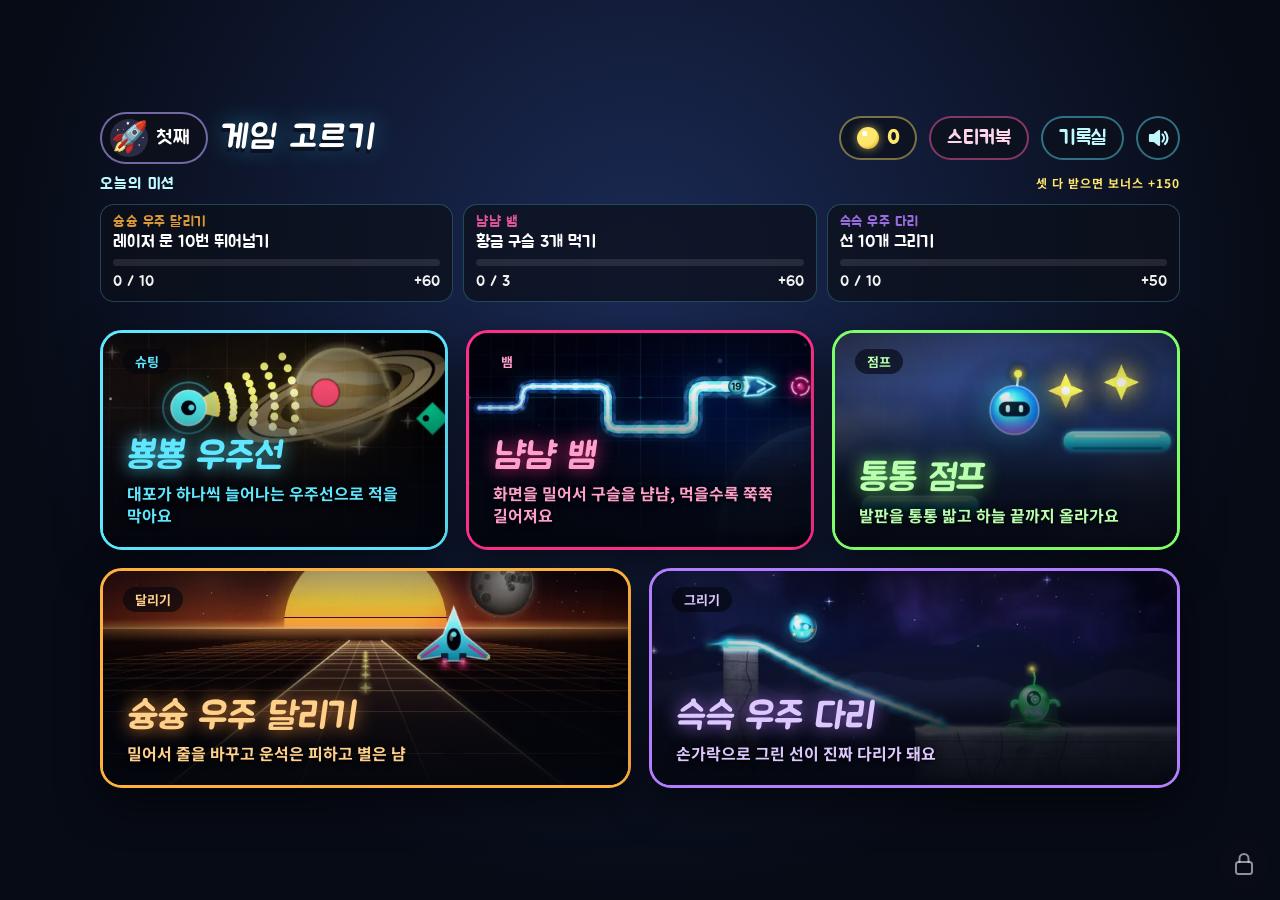
<file: index.html>
<!DOCTYPE html>
<html lang="ko">
<head>
  <meta charset="UTF-8">
  <meta name="viewport" content="width=device-width, initial-scale=1, viewport-fit=cover">
  <meta name="theme-color" content="#070b16">
  <title>게임 고르기</title>
  <link rel="preconnect" href="https://fonts.googleapis.com">
  <link rel="preconnect" href="https://fonts.gstatic.com" crossorigin>
  <link rel="stylesheet" href="https://fonts.googleapis.com/css2?family=Jua&family=Noto+Sans+KR:wght@700&display=swap">
  <style>
    :root { --ink: #070b16; --display: "Jua", "Noto Sans KR", sans-serif; }
    * { box-sizing: border-box; }
    body {
      margin: 0; min-height: 100vh; display: flex; flex-direction: column; align-items: center; justify-content: center; gap: 28px;
      padding: 24px 16px; color: #fff; font-family: "Noto Sans KR", system-ui, sans-serif;
      background: radial-gradient(ellipse at 50% 30%, #1b2a55, var(--ink) 70%);
      -webkit-tap-highlight-color: transparent; user-select: none;
    }
    h1 { margin: 0; font: normal 40px var(--display); letter-spacing: 2px; transform: skewX(-8deg); text-shadow: 0 4px 0 #0b1222, 0 0 24px rgba(57, 216, 255, .45); }
    /* 게임 카드 다섯 장: 위 세 장 · 아래 두 장(조금 넓게). 좁은 화면(세로 폰)은 한 줄에 하나 */
    .pick { display: grid; grid-template-columns: repeat(6, 1fr); gap: 18px; width: min(94vw, 1080px); }
    .pick a { grid-column: span 2; }
    .pick a:nth-child(n+4) { grid-column: span 3; }
    @media (max-width: 640px) { .pick { grid-template-columns: min(86vw, 360px); justify-content: center; } .pick a, .pick a:nth-child(n+4) { grid-column: auto; } }
    a {
      position: relative; display: flex; flex-direction: column; justify-content: flex-end; gap: 6px; overflow: hidden;
      width: 100%; height: clamp(150px, 30vh, 220px); padding: 20px 24px; border-radius: 22px; text-decoration: none; color: #fff;
      box-shadow: 0 16px 40px rgba(0, 0, 0, .55), inset 0 1px 0 rgba(255, 255, 255, .2);
      transition: transform .12s cubic-bezier(.16, 1, .3, 1);
      animation: rise .5s cubic-bezier(.16, 1, .3, 1) both;
    }
    a:nth-child(2) { animation-delay: .08s; }
    a:nth-child(3) { animation-delay: .16s; }
    a:nth-child(4) { animation-delay: .24s; }
    a:nth-child(5) { animation-delay: .32s; }
    a:active { transform: scale(.97); }
    /* 제목은 한 줄 (글꼴이 늦게 와서 넓은 기본 서체로 보여도 안 넘치게 크기를 칸 너비에 맞춘다), 설명은 두 줄까지 낱말 단위로 */
    a b { font: normal clamp(24px, 2.9vw, 38px) var(--display); line-height: 1.05; white-space: nowrap; transform: skewX(-8deg); transform-origin: left; }
    a small { font-weight: 700; font-size: 16px; line-height: 1.35; opacity: .88; word-break: keep-all; }
    a::before { content: ""; position: absolute; inset: 0; opacity: .9; pointer-events: none; }
    a::after {
      content: ""; position: absolute; inset: 0; pointer-events: none;
      background: linear-gradient(105deg, transparent 38%, rgba(255, 255, 255, .35) 48%, transparent 58%) no-repeat;
      background-size: 260% 100%; background-position: 160% 0; animation: sweep 4s 1s ease-in-out infinite;
    }
    a > * { position: relative; }
    .kid { background: linear-gradient(150deg, #ffb04a, #ff6a1a 55%, #b8340a); border: 3px solid #ffcf8a; }
    .kid::before { background: repeating-linear-gradient(-45deg, rgba(0, 0, 0, .08) 0 18px, transparent 18px 36px); }
    .kid b { text-shadow: 0 4px 0 rgba(90, 20, 0, .6); }
    .gun { background: linear-gradient(150deg, #0e1a2e, #07080d); border: 3px solid #5ee7ff; color: #5ee7ff; }
    .gun::before { background: linear-gradient(rgba(94, 231, 255, .1) 1px, transparent 1px) 0 0 / 24px 24px, linear-gradient(90deg, rgba(94, 231, 255, .1) 1px, transparent 1px) 0 0 / 24px 24px; }
    .gun b { text-shadow: 0 0 18px rgba(94, 231, 255, .8); }
    .snake { background: linear-gradient(150deg, #1a0e2e, #07080d); border: 3px solid #ff2e88; color: #ff9fcb; }
    .snake::before { background: radial-gradient(circle at 78% 28%, rgba(255, 46, 136, .35), transparent 45%), linear-gradient(rgba(255, 46, 136, .09) 1px, transparent 1px) 0 0 / 24px 24px, linear-gradient(90deg, rgba(255, 46, 136, .09) 1px, transparent 1px) 0 0 / 24px 24px; }
    .snake b { text-shadow: 0 0 18px rgba(255, 46, 136, .8); }
    .jump { background: linear-gradient(150deg, #0f2a1a, #07080d); border: 3px solid #7dff6a; color: #b8ffae; }
    .jump::before { background: radial-gradient(circle at 80% 25%, rgba(125, 255, 106, .3), transparent 45%), repeating-linear-gradient(0deg, transparent 0 34px, rgba(125, 255, 106, .12) 34px 38px); }
    .jump b { text-shadow: 0 0 18px rgba(125, 255, 106, .8); }
    .runner { background: linear-gradient(150deg, #2a1030, #07080d); border: 3px solid #ffb13d; color: #ffd08a; }
    .runner::before { background: radial-gradient(circle at 50% 20%, rgba(255, 120, 60, .4), transparent 40%), linear-gradient(rgba(255, 177, 61, .1) 1px, transparent 1px) 0 0 / 28px 28px, linear-gradient(90deg, rgba(255, 177, 61, .1) 1px, transparent 1px) 0 0 / 28px 28px; }
    .runner b { text-shadow: 0 0 18px rgba(255, 150, 60, .85); }
    .bridge { background: linear-gradient(150deg, #1c1036, #07080d); border: 3px solid #b37dff; color: #dcc8ff; }
    .bridge::before { background: radial-gradient(circle at 70% 30%, rgba(179, 125, 255, .35), transparent 45%), linear-gradient(rgba(179, 125, 255, .1) 1px, transparent 1px) 0 0 / 26px 26px, linear-gradient(90deg, rgba(179, 125, 255, .1) 1px, transparent 1px) 0 0 / 26px 26px; }
    .bridge b { text-shadow: 0 0 18px rgba(179, 125, 255, .85); }
    /* 카드 그림 (common/thumbs/, tools/thumbs.js로 만든 게임 화면). 그림이 오면 a.pic: 그림 위 아래쪽에 어두운 그러데이션을 깔아 글자를 읽게 한다.
       그림을 못 읽으면 그림 없이 예전 카드 그대로 (img는 안 보이고 무늬·색이 그대로) */
    a { isolation: isolate; }
    a .thumb { position: absolute; inset: 0; z-index: -1; width: 100%; height: 100%; object-fit: cover; object-position: 50% 50%; opacity: 0; pointer-events: none;
      transition: opacity .35s ease, transform 1.6s cubic-bezier(.2, .7, .2, 1); }
    a.pic .thumb { opacity: 1; }
    a.pic::before { opacity: 1; background: linear-gradient(to top, rgba(4, 6, 14, .94) 0%, rgba(4, 6, 14, .78) 30%, rgba(4, 6, 14, .2) 62%, rgba(4, 6, 14, 0) 78%), linear-gradient(to bottom, rgba(4, 6, 14, .35), transparent 26%); }
    a.pic::after { opacity: .5; }
    a.pic small { opacity: 1; text-shadow: 0 1px 3px rgba(0, 0, 0, .95), 0 0 10px rgba(0, 0, 0, .7); }
    a.pic .tag { background: rgba(4, 6, 14, .62); }
    a.pic:hover .thumb, a.pic:focus-visible .thumb { transform: scale(1.06); }
    .runner .thumb { object-position: 50% 72%; }
    .tag { position: absolute; top: 16px; left: 20px; padding: 3px 12px; border-radius: 999px; font-size: 13px; font-weight: 700; background: rgba(0, 0, 0, .3); }
    /* ─── 놀이 본부: 별코인 · 오늘의 미션 · 기록실 (common/hub.js) ─── */
    .hub { width: min(94vw, 1080px); display: flex; flex-direction: column; gap: 10px; }
    .hub-top { display: flex; align-items: center; justify-content: space-between; gap: 12px; }
    .hub-top h1 { flex: 1; }
    .coin-pill, .rec-btn { display: inline-flex; align-items: center; gap: 8px; height: 44px; padding: 0 16px; border-radius: 999px; font: normal 20px var(--display); color: #ffe66d; background: rgba(12, 16, 26, .7); border: 2px solid rgba(255, 230, 109, .45); }
    .rec-btn { color: #bff8ff; border-color: rgba(94, 231, 255, .45); cursor: pointer; }
    .rec-btn:active { transform: scale(.96); }
    /* 소리 단추: 다섯 게임 모두 함께 켜고 끈다 (common/sound.js, 키 play.sound1) */
    .snd-btn { width: 44px; padding: 0; justify-content: center; flex: none; }
    .snd-btn svg { width: 24px; height: 24px; fill: none; stroke: currentColor; stroke-width: 2.2; stroke-linecap: round; stroke-linejoin: round; }
    .snd-btn .x { display: none; }
    .snd-btn.off { color: #8a93a8; border-color: rgba(138, 147, 168, .45); }
    .snd-btn.off .x { display: inline; } .snd-btn.off .w { display: none; }
    .cn { width: 22px; height: 22px; border-radius: 50%; flex: none; background: radial-gradient(circle at 35% 30%, #fff 0 12%, #ffe66d 14% 55%, #c98f00 100%); box-shadow: 0 0 10px rgba(255, 230, 109, .6); }
    .daily { display: grid; grid-template-columns: repeat(3, 1fr); gap: 10px; }
    .dm { position: relative; min-height: 64px; padding: 8px 12px 10px; border-radius: 14px; background: rgba(12, 16, 26, .72); border: 1px solid rgba(94, 231, 255, .25); display: flex; flex-direction: column; justify-content: space-between; gap: 6px; }
    .dm .t { font: normal 17px/1.25 var(--display); word-break: keep-all; }
    .dm .g { display: block; font: normal 14px var(--display); letter-spacing: .5px; opacity: .85; }
    .dm .bar { height: 7px; border-radius: 4px; background: rgba(255, 255, 255, .1); overflow: hidden; }
    .dm .bar i { display: block; height: 100%; border-radius: 4px; background: linear-gradient(90deg, #5ee7ff, #7dff6a); }
    .dm .row { display: flex; align-items: center; justify-content: space-between; gap: 6px; font: normal 15px var(--display); opacity: .95; }
    .dm button { font: normal 17px var(--display); padding: 6px 14px; border-radius: 999px; border: 0; background: linear-gradient(180deg, #fff3a8, #ffcf3a); color: #3a2600; cursor: pointer; box-shadow: 0 3px 0 #9a6b00; animation: nudge 1s ease-in-out infinite; }
    .dm.claimed { opacity: .55; }
    .dm button.wait { animation: none; filter: saturate(.6); }
    .dm.done { border-color: rgba(255, 230, 109, .7); }
    .daily-head { display: flex; justify-content: space-between; font: normal 16px var(--display); color: #bff8ff; letter-spacing: 1px; }
    .daily-head small { font: 700 12px "Noto Sans KR", sans-serif; color: #ffe66d; }
    @keyframes nudge { 50% { transform: scale(1.07); } }
    #records { position: fixed; inset: 0; z-index: 20; display: none; align-items: center; justify-content: center; padding: 16px; background: rgba(4, 7, 14, .78); }
    #records.on { display: flex; }
    #records .panel { width: min(94vw, 680px); max-height: 92vh; overflow-y: auto; padding: 22px 24px; border-radius: 20px; background: linear-gradient(180deg, rgba(16, 22, 36, .98), rgba(8, 11, 19, .98)); border: 1px solid rgba(94, 231, 255, .3); box-shadow: 0 24px 60px rgba(0, 0, 0, .6); }
    #records h2 { margin: 0 0 12px; font: normal 30px var(--display); letter-spacing: 1px; }
    .tot { display: grid; grid-template-columns: repeat(4, 1fr); gap: 8px; margin-bottom: 14px; }
    .tot div { padding: 8px 6px; border-radius: 12px; background: rgba(94, 231, 255, .06); border: 1px solid rgba(94, 231, 255, .2); text-align: center; }
    .tot dt { font-size: 12px; opacity: .75; } .tot dd { margin: 2px 0 0; font: normal 22px var(--display); color: #ffe66d; }
    .grow { display: grid; grid-template-columns: 1.3fr 1.2fr .8fr .7fr; gap: 8px; align-items: center; padding: 10px 12px; margin-bottom: 8px; border-radius: 12px; background: rgba(255, 255, 255, .04); border-left: 5px solid var(--c); font-size: 14px; }
    .grow b { font: normal 19px var(--display); color: var(--c); }
    .grow span { opacity: .9; }
    #rec-close { display: block; width: 100%; margin-top: 12px; padding: 12px; border: 0; border-radius: 14px; font: normal 22px var(--display); background: linear-gradient(180deg, #a8f6ff, #22b8d6); color: #07080d; cursor: pointer; }
    @media (max-height: 600px) {
      body { gap: 12px; padding: 12px 16px; justify-content: flex-start; }
      h1 { font-size: 30px; }
      .dm { min-height: 54px; padding: 6px 10px 8px; gap: 4px; }
      .dm .t { font-size: 16px; } .dm .g { font-size: 13px; } .dm .row { font-size: 14px; }
      .dm button { font-size: 15px; padding: 4px 12px; }
      a { height: clamp(120px, 27vh, 170px); padding: 12px 18px; gap: 4px; }
      a b { font-size: clamp(24px, 3.2vw, 34px); }
      a small { font-size: 15px; }
      .tag { top: 10px; left: 14px; }
    }
    @media (max-width: 640px) { .daily { grid-template-columns: 1fr; } .tot { grid-template-columns: repeat(2, 1fr); } .grow { grid-template-columns: 1fr 1fr; } }
    .stk-btn { position: relative; color: #ffd6e8; border-color: rgba(255, 95, 168, .5); }
    .new-dot { position: absolute; top: -6px; right: -6px; min-width: 22px; height: 22px; padding: 0 6px; border-radius: 999px; background: #ff4d6d; color: #fff; font: 700 13px/22px "Noto Sans KR", sans-serif; box-shadow: 0 0 10px rgba(255, 77, 109, .7); }
    .new-dot[hidden] { display: none; }
    #stickers { position: fixed; inset: 0; z-index: 20; display: none; align-items: center; justify-content: center; padding: 16px; background: rgba(4, 7, 14, .78); }
    #stickers.on { display: flex; }
    #stickers .panel { width: min(96vw, 1100px); max-height: 94vh; overflow-y: auto; padding: 20px 22px; border-radius: 20px; background: linear-gradient(180deg, rgba(16, 22, 36, .98), rgba(8, 11, 19, .98)); border: 1px solid rgba(255, 95, 168, .35); box-shadow: 0 24px 60px rgba(0, 0, 0, .6); }
    #stickers h2 { margin: 0 0 10px; font: normal 30px var(--display); letter-spacing: 1px; }
    #stickers h2 small { font-size: 18px; color: #ffe66d; margin-left: 8px; }
    .stk-game { margin: 10px 0 6px; font: normal 18px var(--display); color: var(--c); }
    .stk-row { display: grid; grid-template-columns: repeat(8, 1fr); gap: 8px; }
    @media (max-width: 1100px) { .stk-row { grid-template-columns: repeat(4, 1fr); } }
    .stk { position: relative; display: flex; flex-direction: column; align-items: center; gap: 2px; padding: 8px 4px; border-radius: 14px; text-align: center; background: rgba(255, 255, 255, .05); border: 1px solid rgba(255, 255, 255, .1); }
    .stk i { font-style: normal; font-size: 34px; line-height: 1.1; filter: drop-shadow(0 2px 6px rgba(0, 0, 0, .5)); }
    .stk b { font: normal 14px var(--display); }
    .stk small { font-size: 12px; opacity: .75; line-height: 1.25; word-break: keep-all; }
    .stk.got { background: radial-gradient(circle at 50% 30%, rgba(255, 255, 255, .14), rgba(255, 255, 255, .04)); border-color: var(--c); box-shadow: 0 0 14px color-mix(in srgb, var(--c) 35%, transparent); }
    .stk.locked i { filter: grayscale(1) brightness(.35); }
    .stk.locked b { opacity: .6; }
    .stk.fresh::after { content: "NEW"; position: absolute; top: -6px; right: -4px; padding: 1px 6px; border-radius: 999px; background: #ff4d6d; font: 700 10px "Noto Sans KR", sans-serif; }
    .stk.fresh { animation: pop .6s cubic-bezier(.2, 1.5, .45, 1) both; }
    @keyframes pop { from { transform: scale(.6); opacity: 0; } }
    .close-btn { display: block; width: 100%; margin-top: 12px; padding: 12px; border: 0; border-radius: 14px; font: normal 22px var(--display); background: linear-gradient(180deg, #ffd6e8, #ff5fa8); color: #2a0718; cursor: pointer; }
    @media (max-width: 760px) { .stk-row { grid-template-columns: repeat(3, 1fr); } }
    /* ─── 아이 프로필 · 보호자 화면 (common/profile.js) ─── */
    .pf-btn { display: inline-flex; align-items: center; gap: 8px; height: 52px; padding: 0 16px 0 8px; border-radius: 999px; flex: none; max-width: 230px;
      font: normal 20px var(--display); color: #fff; background: rgba(12, 16, 26, .75); border: 2px solid rgba(184, 164, 255, .6); cursor: pointer; text-align: left; }
    .pf-btn:active { transform: scale(.96); }
    .pf-btn i { font-style: normal; font-size: 30px; line-height: 1; width: 38px; height: 38px; display: grid; place-items: center; border-radius: 50%; background: rgba(184, 164, 255, .18); }
    .pf-btn span { display: flex; flex-direction: column; min-width: 0; }
    .pf-btn b { font-weight: normal; line-height: 1.1; white-space: nowrap; overflow: hidden; text-overflow: ellipsis; }
    .pf-btn small { font-size: 14px; line-height: 1.2; color: #ffe08a; white-space: nowrap; }
    .pf-btn small:empty { display: none; }
    .pf-btn small.end { color: #ffb0c8; }
    #pf-lock { position: fixed; right: max(12px, env(safe-area-inset-right)); bottom: max(12px, env(safe-area-inset-bottom)); z-index: 15; width: 48px; height: 48px; padding: 0; border: 0; border-radius: 50%;
      background: rgba(12, 16, 26, .55); color: rgba(255, 255, 255, .55); cursor: pointer; touch-action: none; -webkit-touch-callout: none; }
    #pf-lock svg { position: absolute; inset: 0; width: 48px; height: 48px; }
    #pf-lock .ring { fill: none; stroke: #ffe08a; stroke-width: 3.5; stroke-linecap: round; transform: rotate(-90deg); transform-origin: 24px 24px; stroke-dasharray: 132; stroke-dashoffset: 132; }
    #pf-lock .lk { fill: none; stroke: currentColor; stroke-width: 2; stroke-linecap: round; stroke-linejoin: round; }
    #pf-lock.hold { color: #ffe08a; background: rgba(12, 16, 26, .85); }
    .ovl { position: fixed; inset: 0; z-index: 20; display: none; align-items: center; justify-content: center; padding: 16px; background: rgba(4, 7, 14, .8); }
    .ovl.on { display: flex; }
    .ovl .panel { width: min(94vw, 760px); max-height: 94vh; overflow-y: auto; padding: 20px 22px; border-radius: 20px; background: linear-gradient(180deg, rgba(16, 22, 36, .98), rgba(8, 11, 19, .98)); border: 1px solid rgba(184, 164, 255, .4); box-shadow: 0 24px 60px rgba(0, 0, 0, .6); }
    .ovl h2 { margin: 0 0 14px; font: normal 32px var(--display); letter-spacing: 1px; text-align: center; }
    .who-grid { display: flex; flex-wrap: wrap; justify-content: center; gap: 14px; }
    .who-card { position: relative; width: 150px; height: 170px; display: flex; flex-direction: column; align-items: center; justify-content: center; gap: 8px; border-radius: 22px; cursor: pointer;
      background: rgba(255, 255, 255, .06); border: 3px solid rgba(255, 255, 255, .15); color: #fff; font: normal 24px var(--display); touch-action: none; -webkit-touch-callout: none; }
    .who-card i { font-style: normal; font-size: 64px; line-height: 1; }
    .who-card.cur { border-color: #b8a4ff; background: radial-gradient(circle at 50% 35%, rgba(184, 164, 255, .3), rgba(255, 255, 255, .05)); }
    .who-card.cur::after { content: "지금"; position: absolute; top: -10px; right: 10px; padding: 2px 10px; border-radius: 999px; background: #b8a4ff; color: #1b1240; font: normal 15px var(--display); }
    .who-card.new { border-style: dashed; color: #c9d2e6; font-size: 20px; }
    .who-card.new i { font-size: 44px; opacity: .8; }
    .who-card.new small { font: normal 13px var(--display); opacity: .75; }
    .who-card:active { transform: scale(.97); }
    .who-hint { min-height: 24px; margin: 12px 0 0; text-align: center; font: normal 17px var(--display); color: #ffe08a; }
    .btn-close { display: block; width: 100%; margin-top: 14px; padding: 12px; border: 0; border-radius: 14px; font: normal 22px var(--display); background: linear-gradient(180deg, #e6ddff, #9d86ff); color: #150c33; cursor: pointer; }
    .hold-ring { position: absolute; inset: -3px; width: calc(100% + 6px); height: calc(100% + 6px); pointer-events: none; }
    .hold-ring rect { fill: none; stroke: #ffe08a; stroke-width: 4; stroke-linecap: round; }
    /* 보호자 화면 */
    #parent .panel { width: min(96vw, 820px); padding-bottom: 0; }
    #parent .btn-close { position: sticky; bottom: 0; margin-bottom: 0; border-radius: 14px 14px 0 0; box-shadow: 0 -10px 18px rgba(8, 11, 19, .95); }
    .ptabs { display: flex; gap: 8px; margin-bottom: 14px; }
    .ptabs button { flex: 1; padding: 10px 8px; border-radius: 12px; border: 1px solid rgba(255, 255, 255, .15); background: rgba(255, 255, 255, .05); color: #c9d2e6; font: normal 19px var(--display); cursor: pointer; }
    .ptabs button[aria-selected="true"] { background: rgba(184, 164, 255, .25); border-color: #b8a4ff; color: #fff; }
    .psec { display: none; }
    .psec.on { display: block; }
    .psec p.note { margin: 0 0 10px; font-size: 14px; color: #aeb7cc; line-height: 1.45; word-break: keep-all; }
    .prow { display: flex; align-items: center; gap: 10px; padding: 10px 12px; margin-bottom: 8px; border-radius: 14px; background: rgba(255, 255, 255, .05); border: 1px solid rgba(255, 255, 255, .08); flex-wrap: wrap; }
    .prow .ic { width: 52px; height: 52px; flex: none; border-radius: 14px; border: 2px solid rgba(184, 164, 255, .5); background: rgba(184, 164, 255, .12); font-size: 32px; line-height: 1; padding: 0; cursor: pointer; }
    .prow input { flex: 1; min-width: 120px; height: 46px; padding: 0 12px; border-radius: 12px; border: 1px solid rgba(255, 255, 255, .25); background: rgba(0, 0, 0, .3); color: #fff; font: normal 21px var(--display); user-select: text; }
    .prow .del { height: 46px; padding: 0 16px; border-radius: 12px; border: 1px solid rgba(255, 120, 150, .5); background: rgba(255, 80, 120, .1); color: #ffb0c8; font: normal 17px var(--display); cursor: pointer; white-space: nowrap; }
    .prow .del.s1 { background: rgba(255, 80, 120, .3); color: #fff; }
    .prow .del.s2 { background: #e0335e; color: #fff; border-color: #ff8fab; }
    .prow .keep { font-size: 13px; color: #8a93a8; }
    .icons { display: none; width: 100%; grid-template-columns: repeat(12, 1fr); gap: 6px; padding-top: 4px; }
    .icons.on { display: grid; }
    .icons button { height: 46px; border-radius: 10px; border: 1px solid rgba(255, 255, 255, .15); background: rgba(255, 255, 255, .05); font-size: 26px; line-height: 1; padding: 0; cursor: pointer; }
    .icons button[aria-pressed="true"] { border-color: #ffe08a; background: rgba(255, 224, 138, .2); }
    .padd { width: 100%; height: 50px; border-radius: 14px; border: 2px dashed rgba(184, 164, 255, .6); background: transparent; color: #e6ddff; font: normal 20px var(--display); cursor: pointer; }
    .padd:disabled { opacity: .45; cursor: default; }
    .trow { padding: 10px 12px; margin-bottom: 8px; border-radius: 14px; background: rgba(255, 255, 255, .05); border: 1px solid rgba(255, 255, 255, .08); }
    .trow .top { display: flex; align-items: center; justify-content: space-between; gap: 10px; margin-bottom: 8px; flex-wrap: wrap; }
    .trow .who { font: normal 21px var(--display); }
    .trow .who i { font-style: normal; font-size: 24px; margin-right: 6px; }
    .trow .today { font-size: 14px; color: #c9d2e6; }
    .trow .today b { color: #ffe08a; font-weight: 700; }
    .pseg { display: flex; gap: 6px; flex-wrap: wrap; }
    .pseg button { flex: 1; min-width: 64px; height: 44px; border-radius: 10px; border: 1px solid rgba(255, 255, 255, .18); background: rgba(255, 255, 255, .05); color: #dfe6f5; font: normal 18px var(--display); cursor: pointer; }
    .pseg button[aria-pressed="true"] { background: linear-gradient(180deg, #e6ddff, #9d86ff); color: #150c33; border-color: #e6ddff; }
    .pseg .more { flex: 1.4; background: rgba(255, 224, 138, .12); border-color: rgba(255, 224, 138, .5); color: #ffe08a; }
    .vseg button { height: 64px; font-size: 24px; }
    .ph { margin: 12px 0 6px; font: normal 19px var(--display); color: #e6ddff; }
    .pcode { display: block; width: 100%; margin: 8px 0 6px; padding: 8px 10px; border-radius: 10px; border: 1px solid rgba(255, 255, 255, .22); background: rgba(0, 0, 0, .35); color: #cfe; font: 12px/1.35 ui-monospace, monospace; resize: vertical; user-select: text; -webkit-user-select: text; word-break: break-all; }
    .pbtns { display: flex; align-items: center; gap: 8px; flex-wrap: wrap; }
    .pbtns button, .pfile, .pact { height: 44px; padding: 0 18px; border-radius: 12px; border: 1px solid rgba(184, 164, 255, .55); background: rgba(184, 164, 255, .15); color: #fff; font: normal 18px var(--display); cursor: pointer; display: inline-flex; align-items: center; }
    .pmsg { font: normal 16px var(--display); color: #ffe08a; }
    .pmsg.bad { color: #ffb0c8; }
    .pv { margin-top: 10px; padding: 10px 12px; border-radius: 14px; background: rgba(255, 224, 138, .07); border: 1px solid rgba(255, 224, 138, .35); }
    .pv .pvk { display: flex; align-items: center; gap: 10px; margin-bottom: 6px; font: normal 19px var(--display); }
    .pv .pvk i { font-style: normal; font-size: 28px; }
    .pv .pvk small { font: 700 13px "Noto Sans KR", sans-serif; color: #c9d2e6; }
    .pv .at { font-size: 13px; color: #aeb7cc; margin-bottom: 8px; }
    .pv .acts { display: flex; flex-wrap: wrap; gap: 8px; }
    .pact:disabled { opacity: .45; cursor: default; }
    .pact.warn { border-color: rgba(255, 120, 150, .6); background: rgba(255, 80, 120, .12); color: #ffd0dc; }
    .pact.s1 { background: rgba(255, 80, 120, .3); color: #fff; }
    .pact.s2 { background: #e0335e; color: #fff; }
    @media (max-height: 600px) {
      .pf-btn { height: 46px; font-size: 18px; } .pf-btn i { width: 32px; height: 32px; font-size: 24px; }
      .ovl h2 { font-size: 26px; margin-bottom: 10px; }
      .who-card { width: 132px; height: 140px; } .who-card i { font-size: 52px; }
      .ovl .panel { padding: 14px 16px; }
      .prow { padding: 6px 10px; margin-bottom: 6px; } .prow .ic { width: 46px; height: 46px; } .prow input, .prow .del { height: 42px; }
      .trow { padding: 8px 10px; margin-bottom: 6px; } .trow .top { margin-bottom: 6px; }
      .pseg button { height: 40px; } .vseg button { height: 56px; }
      .ptabs { margin-bottom: 10px; } .ptabs button { padding: 7px 6px; }
      .btn-close { margin-top: 10px; padding: 9px; }
    }
    .hub-top h1 { white-space: nowrap; min-width: 0; font-size: clamp(28px, 2.6vw, 40px); }
    @media (max-height: 600px), (max-width: 1000px) { #pf-lock { right: 6px; bottom: 6px; width: 40px; height: 40px; } #pf-lock svg { width: 40px; height: 40px; } }
    @media (max-width: 760px) { .icons { grid-template-columns: repeat(6, 1fr); } }
    /* 아이 사진 (PROFILE.faceHtml: 사진이 있으면 동그란 <img class="pf-ph">, 없으면 그림 글자) */
    .pf-av { display: inline-grid; place-items: center; vertical-align: middle; }
    .pf-btn i .pf-ph { width: 38px; height: 38px; }
    .who-card i .pf-ph { width: 88px; height: 88px; border-width: 3px; }
    .prow .ic .pf-ph { width: 44px; height: 44px; margin: auto; }
    .prow .ic .pf-av { width: 100%; height: 100%; }
    .prow .pname { flex: 1; min-width: 200px; display: flex; align-items: center; gap: 10px; }
    .prow .pname span { font: normal 19px var(--display); color: #e6ddff; flex: none; }
    .prow .pname input { height: 52px; font-size: 24px; border: 2px solid rgba(184, 164, 255, .65); background: rgba(0, 0, 0, .4); }
    .prow .pname input:focus { outline: none; border-color: #ffe08a; }
    .pphoto { width: 100%; display: flex; align-items: center; gap: 8px; flex-wrap: wrap; }
    .pphoto .pact { height: 42px; font-size: 17px; }
    .pphoto small { font-size: 13px; color: #aeb7cc; }
    .icons .ihint { grid-column: 1 / -1; font-size: 13px; color: #ffe08a; }
    .pv .pvk i .pf-ph, .pseg button .pf-ph, .pact .pf-ph { margin-right: 2px; }
    .pseg button, .pact { gap: 6px; }
    .pseg button { display: inline-flex; align-items: center; justify-content: center; }
    /* 사진 맞추기 */
    #crop { z-index: 25; }
    #crop .panel { width: auto; max-width: 96vw; }
    .crop-body { display: flex; align-items: center; justify-content: center; gap: 20px; flex-wrap: wrap; }
    #crop-cv { display: block; border-radius: 18px; touch-action: none; cursor: grab; background: #05070f; }
    .crop-side { display: flex; flex-direction: column; gap: 10px; width: 250px; }
    .crop-side .note { margin: 0; font-size: 15px; color: #c9d2e6; line-height: 1.45; word-break: keep-all; }
    .crop-zoom { display: flex; align-items: center; gap: 8px; font: normal 16px var(--display); color: #c9d2e6; }
    .crop-zoom input { flex: 1; height: 36px; accent-color: #b8a4ff; }
    .crop-ok { height: 56px; border: 0; border-radius: 14px; font: normal 26px var(--display); background: linear-gradient(180deg, #fff3a8, #ffcf3a); color: #3a2600; box-shadow: 0 4px 0 #9a6b00; cursor: pointer; }
    .crop-ok:disabled { opacity: .5; }
    .crop-side .pact { justify-content: center; }
    @media (max-height: 600px) { .pf-btn i .pf-ph { width: 32px; height: 32px; } .who-card i .pf-ph { width: 70px; height: 70px; } #crop h2 { font-size: 24px; margin-bottom: 8px; } .crop-side { gap: 8px; } .crop-ok { height: 50px; } }
    @keyframes rise { from { opacity: 0; transform: translateY(24px); } }
    @keyframes sweep { 0% { background-position: 160% 0; } 30%, 100% { background-position: -70% 0; } }
    @media (prefers-reduced-motion: reduce) { *, *::before, *::after { animation: none !important; } a .thumb { transition: none; } a.pic:hover .thumb, a.pic:focus-visible .thumb { transform: none; } }
  </style>
</head>
<body>
  <section class="hub" aria-label="놀이 본부">
    <div class="hub-top">
      <button id="pf-btn" class="pf-btn" type="button" aria-label="누가 놀아요? 친구 바꾸기"><i id="pf-ic" aria-hidden="true"></i><span><b id="pf-name"></b><small id="pf-left"></small></span></button>
      <h1>게임 고르기</h1>
      <span class="coin-pill" title="다섯 게임에서 모은 별코인"><i class="cn" aria-hidden="true"></i><b id="hub-coins">0</b></span>
      <button id="stk-open" class="rec-btn stk-btn" type="button">스티커북<b id="stk-new" class="new-dot" hidden></b></button>
      <button id="rec-open" class="rec-btn" type="button">기록실</button>
      <button id="snd-btn" class="rec-btn snd-btn" type="button" aria-label="소리 끄기" title="소리"><svg viewBox="0 0 24 24" aria-hidden="true"><path d="M4 9h4l5-4v14l-5-4H4z" fill="currentColor"/><path class="w" d="M16.5 8.5a5 5 0 0 1 0 7M19 6a8.5 8.5 0 0 1 0 12"/><path class="x" d="M16 9l6 6M22 9l-6 6"/></svg></button>
    </div>
    <div class="daily-head"><span>오늘의 미션</span><small id="daily-bonus"></small></div>
    <div id="daily" class="daily"></div>
  </section>
  <div class="pick">
    <a class="gun" data-game="ngun" href="game/index.html"><img class="thumb" src="common/thumbs/ngun-640.webp" srcset="common/thumbs/ngun-640.webp 640w, common/thumbs/ngun-960.webp 960w" sizes="(max-width: 640px) 86vw, 360px" alt="" loading="eager" decoding="async" draggable="false"><span class="tag">슈팅</span><b>뿅뿅 우주선</b><small>대포가 하나씩 늘어나는 우주선으로 적을 막아요</small></a>
    <a class="snake" data-game="snake" href="snake/index.html"><img class="thumb" src="common/thumbs/snake-640.webp" srcset="common/thumbs/snake-640.webp 640w, common/thumbs/snake-960.webp 960w" sizes="(max-width: 640px) 86vw, 360px" alt="" loading="eager" decoding="async" draggable="false"><span class="tag">뱀</span><b>냠냠 뱀</b><small>화면을 밀어서 구슬을 냠냠, 먹을수록 쭉쭉 길어져요</small></a>
    <a class="jump" data-game="jump" href="jump/index.html"><img class="thumb" src="common/thumbs/jump-640.webp" srcset="common/thumbs/jump-640.webp 640w, common/thumbs/jump-960.webp 960w" sizes="(max-width: 640px) 86vw, 360px" alt="" loading="eager" decoding="async" draggable="false"><span class="tag">점프</span><b>통통 점프</b><small>발판을 통통 밟고 하늘 끝까지 올라가요</small></a>
    <a class="runner" data-game="runner" href="runner/index.html"><img class="thumb" src="common/thumbs/runner-640.webp" srcset="common/thumbs/runner-640.webp 640w, common/thumbs/runner-960.webp 960w" sizes="(max-width: 640px) 86vw, 360px" alt="" loading="eager" decoding="async" draggable="false"><span class="tag">달리기</span><b>슝슝 우주 달리기</b><small>밀어서 줄을 바꾸고 운석은 피하고 별은 냠</small></a>
    <a class="bridge" data-game="bridge" href="bridge/index.html"><img class="thumb" src="common/thumbs/bridge-640.webp" srcset="common/thumbs/bridge-640.webp 640w, common/thumbs/bridge-960.webp 960w" sizes="(max-width: 640px) 86vw, 520px" alt="" loading="eager" decoding="async" draggable="false"><span class="tag">그리기</span><b>슥슥 우주 다리</b><small>손가락으로 그린 선이 진짜 다리가 돼요</small></a>
  </div>

  <!-- 기록실: 다섯 게임 기록을 한눈에 -->
  <section id="records" aria-label="기록실">
    <div class="panel">
      <h2>기록실</h2>
      <dl class="tot" id="rec-tot"></dl>
      <div id="rec-rows"></div>
      <button id="rec-close" type="button">닫기</button>
    </div>
  </section>

  <!-- 스티커북: 다섯 게임에서 특별한 일을 하면 붙는 스티커 -->
  <section id="stickers" class="overlay" aria-label="스티커북">
    <div class="panel">
      <h2>스티커북 <small id="stk-count"></small></h2>
      <div id="stk-list"></div>
      <button id="stk-close" type="button" class="close-btn">닫기</button>
    </div>
  </section>

  <!-- 누가 놀아요? 친구 고르기 (바꾸기만. 만들기·이름·지우기는 보호자 화면에서) -->
  <section id="who" class="ovl" aria-label="누가 놀아요?">
    <div class="panel">
      <h2>누가 놀아요?</h2>
      <div id="who-grid" class="who-grid"></div>
      <p id="who-hint" class="who-hint"></p>
      <button id="who-close" type="button" class="btn-close">닫기</button>
    </div>
  </section>

  <!-- 보호자 화면: 오른쪽 아래 자물쇠를 3초 꾹 누르면 열린다 -->
  <button id="pf-lock" type="button" aria-label="보호자 화면 (3초 꾹 누르기)" title="보호자 화면: 3초 꾹"><svg viewBox="0 0 48 48" aria-hidden="true"><circle class="ring" cx="24" cy="24" r="21"/><rect class="lk" x="16" y="22" width="16" height="12" rx="2.5"/><path class="lk" d="M19.5 22v-3.5a4.5 4.5 0 0 1 9 0V22"/></svg></button>
  <section id="parent" class="ovl" aria-label="보호자 화면">
    <div class="panel">
      <h2>보호자 화면</h2>
      <div class="ptabs" role="tablist">
        <button type="button" role="tab" data-tab="kids" aria-selected="true">아이 프로필</button>
        <button type="button" role="tab" data-tab="time" aria-selected="false">하루 놀이 시간</button>
        <button type="button" role="tab" data-tab="vol" aria-selected="false">소리 크기 상한</button>
        <button type="button" role="tab" data-tab="move" aria-selected="false">기록 옮기기</button>
      </div>
      <div class="psec on" data-sec="kids">
        <p class="note">아이마다 별코인·기록·스티커·미션·캐릭터가 따로 저장돼요. 최대 4명. 이름 칸을 눌러 이름을 고치고, 그림을 누르면 그림을 바꿔요. 사진도 넣을 수 있어요.</p>
        <div id="pk-list"></div>
        <input id="pk-photo" type="file" accept="image/*" hidden>
        <button id="pk-add" type="button" class="padd">+ 새 친구 만들기</button>
      </div>
      <div class="psec" data-sec="time">
        <p class="note">정한 시간이 다가오면 게임 위쪽에 10분 전·5분 전 알림, 끝나면 "이 판을 마치고 쉬어요" 알림이 떠요. 게임을 멈추지는 않아요. 판이 도는 동안만 세요.</p>
        <div id="pt-list"></div>
      </div>
      <div class="psec" data-sec="vol">
        <p class="note">다섯 게임과 이 화면의 모든 소리가 이 크기를 넘지 않아요. 이 기기 전체에 같이 적용돼요.</p>
        <div id="pv-seg" class="pseg vseg"></div>
      </div>
      <div class="psec" data-sec="move">
        <p class="note">브라우저에서 앱으로, 다른 태블릿으로 기록을 옮겨요. 여기서 코드를 복사하거나 파일로 받고, 옮길 곳의 보호자 화면 → 기록 옮기기 → 불러오기에 넣어요.</p>
        <h3 class="ph">내보내기</h3>
        <div id="px-who" class="pseg"></div>
        <textarea id="px-code" class="pcode" rows="2" readonly aria-label="내보낸 기록 코드"></textarea>
        <div class="pbtns"><button id="px-copy" type="button">복사하기</button><button id="px-file" type="button">파일로 받기</button><span id="px-msg" class="pmsg"></span></div>
        <h3 class="ph">불러오기</h3>
        <textarea id="pi-code" class="pcode" rows="2" placeholder="여기에 코드를 붙여 넣어요" aria-label="불러올 기록 코드"></textarea>
        <div class="pbtns"><button id="pi-check" type="button">확인하기</button><label class="pfile">파일 고르기<input id="pi-file" type="file" accept=".json,.txt,application/json,text/plain" hidden></label><span id="pi-msg" class="pmsg"></span></div>
        <div id="pi-prev"></div>
      </div>
      <button id="parent-close" type="button" class="btn-close">닫기</button>
    </div>
  </section>

  <!-- 사진 맞추기: 고른 사진을 밀어서 옮기고 크게 작게, 동그라미 안이 아이 사진이 된다 (이 기기 안에만 저장) -->
  <section id="crop" class="ovl" aria-label="사진 맞추기">
    <div class="panel">
      <h2>사진 맞추기</h2>
      <div class="crop-body">
        <canvas id="crop-cv" width="300" height="300" aria-label="밀어서 얼굴을 동그라미 안에 맞춰요"></canvas>
        <div class="crop-side">
          <p class="note">사진을 밀어서 얼굴을 동그라미 안에 맞춰요. 막대나 두 손가락으로 크게·작게.</p>
          <label class="crop-zoom"><span>작게</span><input id="crop-zoom" type="range" min="1" max="4" step="0.01" value="1" aria-label="크기"><span>크게</span></label>
          <button id="crop-ok" type="button" class="crop-ok">좋아요</button>
          <button id="crop-again" type="button" class="pact">다시 고르기</button>
          <button id="crop-cancel" type="button" class="pact">그만두기</button>
          <span id="crop-msg" class="pmsg"></span>
        </div>
      </div>
    </div>
  </section>

  <script src="common/profile.js"></script>
  <script src="common/hub.js"></script>
  <script src="common/sound.js"></script>
  <script>
    'use strict';
    // 놀이 본부 그리기. 게임에서 돌아올 때마다(renderHub) 새로 읽는다
    (function () {
      const $ = id => document.getElementById(id);
      const fmt = n => Math.floor(n).toLocaleString();
      const name = id => (HUB.GAMES.find(g => g.id === id) || {}).name || '';
      const color = id => (HUB.GAMES.find(g => g.id === id) || {}).color || '#fff';
      // 미션 글 앞에 게임 이름이 또 붙어 있으면 뺀다 (위에 이름표가 따로 있어서). 예전 글 '슝슝 달리기 …'도
      const bare = (id, t) => { const n = name(id); for (const p of [n, n.split(' ')[0] + ' ' + n.split(' ').pop(), n.split(' ')[0]]) if (p && t.startsWith(p + ' ')) return t.slice(p.length + 1); return t; };
      // 받기 버튼이 새로 나타나면 0.5초 동안은 눌러도 안 받는다 (아이들이 화면을 톡톡 두드리다 모르고 받지 않게)
      const CLAIM_WAIT = 500;
      let claimKey = '', claimAt = 0, claimTimer = 0;
      // 카드 주소도 HUB.GAMES에서 (폴더 말고 index.html까지: 파일로 바로 열어도 열리게)
      for (const g of HUB.GAMES) { const a = document.querySelector('.pick a[data-game="' + g.id + '"]'); if (a && g.path) a.setAttribute('href', g.path); }
      // 카드 그림: 다 읽으면 카드에 pic (그림 + 글자 받침 그러데이션), 못 읽으면 그림을 빼고 예전 카드 그대로
      for (const im of document.querySelectorAll('.pick a .thumb')) {
        const ok = () => { if (im.naturalWidth > 0) im.parentNode.classList.add('pic'); };
        if (im.complete) { if (im.naturalWidth > 0) ok(); else im.remove(); }
        else { im.addEventListener('load', ok, { once: true }); im.addEventListener('error', () => im.remove(), { once: true }); }
      }
      // 별코인이 늘면 톡톡 소리와 함께 세어 올린다 (움직임 줄이기면 바로). 처음 그릴 때는 바로
      const still = matchMedia('(prefers-reduced-motion: reduce)').matches;
      let shown = -1, coinRaf = 0;
      function showCoins(v) {
        cancelAnimationFrame(coinRaf);
        if (shown < 0 || v <= shown || still) { shown = v; $('hub-coins').textContent = fmt(v); return; }
        const from = shown, t0 = performance.now(), dur = Math.min(900, 250 + (v - from) * 4);
        const step = now => {
          const k = Math.min(1, (now - t0) / dur), n = Math.round(from + (v - from) * (1 - Math.pow(1 - k, 2)));
          if (n !== shown) { shown = n; $('hub-coins').textContent = fmt(n); SND.ui('coin'); }
          if (k < 1) coinRaf = requestAnimationFrame(step);
        };
        coinRaf = requestAnimationFrame(step);
      }
      function renderHub() {
        showCoins(HUB.coins());
        const list = HUB.daily();
        $('daily').innerHTML = list.map((m, i) =>
          '<div class="dm' + (m.claimed ? ' claimed' : m.done ? ' done' : '') + '" style="--c:' + color(m.game) + '">' +
            '<span class="t"><span class="g" style="color:' + color(m.game) + '">' + name(m.game) + '</span>' + bare(m.game, m.text) + '</span>' +
            '<span class="bar"><i style="width:' + Math.round(Math.min(1, m.prog / m.goal) * 100) + '%"></i></span>' +
            '<span class="row"><span>' + fmt(m.prog) + ' / ' + fmt(m.goal) + '</span>' +
            (m.claimed ? '<span>받음</span>' : m.done ? '<button type="button" class="wait" data-claim="' + i + '">+' + m.reward + ' 받기</button>' : '<span>+' + m.reward + '</span>') +
            '</span></div>').join('');
        const key = list.map((m, i) => m.done && !m.claimed ? i : '').join('');
        if (key !== claimKey) { claimKey = key; claimAt = performance.now() + CLAIM_WAIT; }
        clearTimeout(claimTimer);
        const wait = claimAt - performance.now();
        const ready = () => document.querySelectorAll('#daily button.wait').forEach(b => b.classList.remove('wait'));
        if (wait > 0) claimTimer = setTimeout(ready, wait); else ready();
        const left = list.filter(m => !m.claimed).length;
        $('daily-bonus').textContent = left ? '셋 다 받으면 보너스 +' + HUB.DAILY_BONUS : '오늘 미션 끝! 내일 또 만나요';
      }
      function renderRecords() {
        const s = HUB.summary();
        const mins = Math.round(s.todaySec / 60);
        $('rec-tot').innerHTML = [['별코인', fmt(s.coins)], ['모은 메달', s.medals + ' / ' + s.medalMax], ['모두 한 판', fmt(s.games)], ['오늘 논 시간', mins + '분']]
          .map(([k, v]) => '<div><dt>' + k + '</dt><dd>' + v + '</dd></div>').join('');
        $('rec-rows').innerHTML = s.rows.map(r =>
          '<div class="grow" style="--c:' + r.color + '"><b>' + r.name + '</b><span>' + (r.bestText || '아직 기록 없음') + '</span>' +
          '<span>메달 ' + r.medals + (r.medalMax ? ' / ' + r.medalMax : '') + '</span><span>' + fmt(r.games) + '판</span></div>').join('');
      }
      $('daily').addEventListener('click', e => {
        const b = e.target.closest('[data-claim]');
        if (!b || performance.now() < claimAt) return;
        HUB.claimDaily(Number(b.dataset.claim));
        SND.ui('claim');
        renderHub();
      });
      function renderStickers() {
        const list = HUB.stickers(), got = list.filter(t => t.got).length;
        $('stk-count').textContent = got + ' / ' + list.length;
        $('stk-list').innerHTML = HUB.GAMES.map(g => '<p class="stk-game" style="--c:' + g.color + '">' + g.name + '</p><div class="stk-row">' +
          list.filter(t => t.game === g.id).map(t =>
            '<div class="stk ' + (t.got ? 'got' : 'locked') + (t.fresh ? ' fresh' : '') + '" style="--c:' + g.color + '">' +
              '<i aria-hidden="true">' + t.icon + '</i><b>' + (t.got ? t.name : '?') + '</b><small>' + t.desc + '</small></div>').join('') + '</div>').join('');
      }
      function renderNew() {
        const n = HUB.stickers().filter(t => t.fresh).length;
        $('stk-new').hidden = !n;
        $('stk-new').textContent = n;
      }
      const shut = id => { if ($(id).classList.contains('on')) { $(id).classList.remove('on'); SND.ui('close'); } };
      // 새 스티커가 있으면 여는 소리 대신 스티커 소리
      $('stk-open').addEventListener('click', () => { const fresh = HUB.stickers().some(t => t.fresh); renderStickers(); $('stickers').classList.add('on'); SND.ui(fresh ? 'sticker' : 'open'); HUB.seeStickers(); renderNew(); });
      $('stk-close').addEventListener('click', () => shut('stickers'));
      $('stickers').addEventListener('click', e => { if (e.target.id === 'stickers') shut('stickers'); });
      $('rec-open').addEventListener('click', () => { renderRecords(); $('records').classList.add('on'); SND.ui('open'); });
      $('rec-close').addEventListener('click', () => shut('records'));
      $('records').addEventListener('click', e => { if (e.target.id === 'records') shut('records'); });
      // 소리 단추: 다섯 게임 모두 함께 (다른 탭·게임에서 바꿔도 SND.onChange로 따라 바뀐다)
      const sndIcon = () => { const off = SND.muted(); $('snd-btn').classList.toggle('off', off); $('snd-btn').setAttribute('aria-label', off ? '소리 켜기' : '소리 끄기'); $('snd-btn').setAttribute('aria-pressed', String(off)); };
      $('snd-btn').addEventListener('click', () => { SND.toggleMuted(); SND.ui('tap'); });
      SND.onChange(sndIcon); sndIcon();
      // 게임 카드: 톡 소리를 낸 뒤 0.1초 안에 넘어간다 (소리가 꺼져 있으면 바로)
      let going = false;
      document.querySelector('.pick').addEventListener('click', e => {
        const a = e.target.closest('a[href]');
        if (!a || e.defaultPrevented || e.button || e.metaKey || e.ctrlKey || e.shiftKey || e.altKey) return;
        e.preventDefault();
        if (going) return;
        going = true;
        const go = () => { location.href = a.href; };
        if (SND.ui('tap')) setTimeout(go, 110); else go();
      });
      // 뒤로 가기로 돌아오면 다시 누를 수 있게
      window.addEventListener('pageshow', () => { going = false; });
      const renderHubBase = renderHub;
      renderHub = function () {
        renderHubBase(); renderNew();
        if ($('records').classList.contains('on')) renderRecords();
        if ($('stickers').classList.contains('on')) renderStickers();
      };
      // 게임에서 뒤로 돌아왔을 때(뒤로 가기 저장본에서 살아난 화면 포함)와 다른 앱·탭에서 다시 보일 때: 저장소에서 지갑을 새로 읽어 다시 그린다
      window.addEventListener('pageshow', () => renderHub());
      document.addEventListener('visibilitychange', () => { if (document.visibilityState === 'visible') renderHub(); });
      window.addEventListener('focus', () => renderHub());
      window.addEventListener('storage', e => { if (!e.key || e.key === HUB.KEY) renderHub(); });
      window.renderHub = () => renderHub();
      renderHub();
    })();

    // ─── 아이 프로필 · 보호자 화면 (common/profile.js) ───
    (function () {
      const $ = id => document.getElementById(id);
      const esc = s => String(s).replace(/[&<>"]/g, c => ({ '&': '&amp;', '<': '&lt;', '>': '&gt;', '"': '&quot;' }[c]));
      const still = matchMedia('(prefers-reduced-motion: reduce)').matches;
      const HOLD = 3000;
      const face = p => PROFILE.faceHtml(p);
      const tag = p => '<i class="pf-av" aria-hidden="true">' + face(p) + '</i>' + esc(p.name);
      function renderMe() {
        const p = PROFILE.current(), left = PROFILE.leftMin(p.id);
        $('pf-ic').innerHTML = PROFILE.faceHtml(p); $('pf-name').textContent = p.name;
        const l = $('pf-left');
        l.textContent = left == null ? '' : left <= 0 ? '오늘 시간 끝!' : '오늘 남은 시간 ' + left + '분';
        l.classList.toggle('end', left === 0);
      }
      // 3초 꾹 누르기: el을 누르고 있는 동안 둘레(ring)를 채우고, 다 차면 done(). 짧게 누르면 tap(). 움직임 줄이기면 1초마다 한 칸씩
      function holdable(el, ringFor, done, tap) {
        let t0 = 0, raf = 0, id = null, fired = false;
        const setK = k => { const r = ringFor(); if (r) r.style.strokeDashoffset = String(r.dataset.len * (1 - k)); };
        const stop = () => { cancelAnimationFrame(raf); raf = 0; t0 = 0; id = null; el.classList.remove('hold'); setK(0); };
        const step = () => {
          if (!t0) return;
          const ms = performance.now() - t0;
          let k = Math.min(1, ms / HOLD);
          if (still) k = Math.floor(k * 3) / 3;
          setK(k);
          if (ms >= HOLD) { fired = true; stop(); done(); return; }
          raf = requestAnimationFrame(step);
        };
        el.addEventListener('pointerdown', e => {
          if (id != null) return;
          id = e.pointerId; fired = false; t0 = performance.now(); el.classList.add('hold');
          try { el.setPointerCapture(e.pointerId); } catch (err) { /* 무시 */ }
          raf = requestAnimationFrame(step);
        });
        el.addEventListener('pointerup', e => {
          if (id == null || e.pointerId !== id) return;
          const short = t0 && performance.now() - t0 < 400;
          stop();
          if (short && !fired && tap) tap();
        });
        el.addEventListener('pointercancel', e => { if (id != null && e.pointerId === id) stop(); });
        el.addEventListener('contextmenu', e => e.preventDefault());
      }
      const lockRing = () => { const r = document.querySelector('#pf-lock .ring'); if (r) r.dataset.len = 132; return r; };
      holdable($('pf-lock'), lockRing, () => openParent('kids'), () => SND.ui('deny'));

      // 누가 놀아요? (바꾸기만)
      function renderWho() {
        const list = PROFILE.list(), me = PROFILE.activeId();
        $('who-grid').innerHTML = list.map(p => '<button type="button" class="who-card' + (p.id === me ? ' cur' : '') + '" data-id="' + p.id + '"><i class="pf-av" aria-hidden="true">' + face(p) + '</i><span>' + esc(p.name) + '</span></button>').join('') +
          (list.length < PROFILE.MAX ? '<button type="button" class="who-card new" id="who-new" aria-label="새 친구 (보호자가 3초 꾹)"><svg class="hold-ring" viewBox="0 0 156 176" preserveAspectRatio="none" aria-hidden="true"><rect x="2" y="2" width="152" height="172" rx="22" pathLength="100" stroke-dasharray="100" stroke-dashoffset="100"/></svg><i aria-hidden="true">＋</i><span>새 친구</span><small>보호자가 3초 꾹</small></button>' : '');
        $('who-hint').textContent = '';
        const nb = $('who-new');
        if (nb) holdable(nb, () => { const r = nb.querySelector('rect'); if (r) r.dataset.len = 100; return r; }, () => openParent('kids'),
          () => { $('who-hint').textContent = '새 친구는 보호자가 만들어요 · 새 친구 칸을 3초 꾹 눌러요'; SND.ui('deny'); });
      }
      function openWho() { renderWho(); $('who').classList.add('on'); SND.ui('open'); }
      function closeWho(quiet) { if (!$('who').classList.contains('on')) return; $('who').classList.remove('on'); if (!quiet) SND.ui('close'); }
      $('pf-btn').addEventListener('click', openWho);
      $('who-close').addEventListener('click', () => closeWho());
      $('who').addEventListener('click', e => {
        if (e.target.id === 'who') { closeWho(); return; }
        const c = e.target.closest('.who-card[data-id]');
        if (!c) return;
        const id = Number(c.dataset.id);
        if (id === PROFILE.activeId()) { closeWho(); return; }
        PROFILE.switchTo(id);
        SND.ui('start');
        // 새 친구 기록으로 모두 다시 읽는다
        setTimeout(() => location.reload(), 150);
      });

      // 보호자 화면
      let tab = 'kids', iconOpen = 0, delTimer = 0;
      const delStep = {};
      function openParent(t) {
        closeWho(true);
        tab = t || 'kids'; iconOpen = 0; for (const k in delStep) delete delStep[k];
        renderParent(); $('parent').classList.add('on'); SND.ui('open');
      }
      function closeParent() { if (!$('parent').classList.contains('on')) return; $('parent').classList.remove('on'); SND.ui('close'); renderMe(); if (window.renderHub) window.renderHub(); }
      const mins = s => Math.floor(s / 60);
      function renderParent() {
        document.querySelectorAll('.ptabs button').forEach(b => b.setAttribute('aria-selected', String(b.dataset.tab === tab)));
        document.querySelectorAll('.psec').forEach(s => s.classList.toggle('on', s.dataset.sec === tab));
        const list = PROFILE.list();
        if (tab === 'kids') {
          $('pk-list').innerHTML = list.map(p => '<div class="prow" data-id="' + p.id + '">' +
            '<button type="button" class="ic" data-act="icon" aria-label="그림 바꾸기"><i class="pf-av" aria-hidden="true">' + face(p) + '</i></button>' +
            '<label class="pname"><span>이름</span><input type="text" maxlength="' + PROFILE.NAME_MAX + '" value="' + esc(p.name) + '" placeholder="이름 (' + PROFILE.NAME_MAX + '글자까지)" data-act="name" enterkeyhint="done" autocomplete="off"></label>' +
            (p.id === 1 ? '<span class="keep">첫 번째 친구는<br>지울 수 없어요</span>' :
              '<button type="button" class="del' + (delStep[p.id] ? ' s' + delStep[p.id] : '') + '" data-act="del">' + ['지우기', '정말 지울까요?', '기록도 다 지워져요 · 지우기'][delStep[p.id] || 0] + '</button>') +
            '<div class="pphoto"><button type="button" class="pact" data-act="photo">📷 사진 넣기</button>' +
              (p.photo ? '<button type="button" class="pact warn" data-act="nophoto">사진 빼기</button>' : '') +
              '<small>사진은 이 기기 안에만 저장돼요</small></div>' +
            '<div class="icons' + (iconOpen === p.id ? ' on' : '') + '">' + (p.photo ? '<span class="ihint">그림을 고르면 사진 대신 그림이 보여요</span>' : '') +
              PROFILE.ICONS.map(ic => '<button type="button" data-icon="' + ic + '" aria-pressed="' + (!p.photo && ic === p.icon) + '">' + ic + '</button>').join('') + '</div>' +
            '</div>').join('');
          $('pk-add').disabled = list.length >= PROFILE.MAX;
          $('pk-add').textContent = list.length >= PROFILE.MAX ? '친구는 ' + PROFILE.MAX + '명까지예요' : '+ 새 친구 만들기';
        } else if (tab === 'time') {
          $('pt-list').innerHTML = list.map(p => {
            const lim = PROFILE.limit(p.id), sec = PROFILE.played(p.id), left = PROFILE.leftMin(p.id), ex = PROFILE.extraMin(p.id);
            return '<div class="trow" data-id="' + p.id + '"><div class="top"><span class="who">' + tag(p) + '</span>' +
              '<span class="today">오늘 <b>' + mins(sec) + '분</b> 놀았어요' + (left == null ? '' : ' · 남은 시간 <b>' + left + '분</b>') + (ex ? ' · 오늘 더 준 시간 ' + ex + '분' : '') + '</span></div>' +
              '<div class="pseg">' + PROFILE.LIMITS.map(m => '<button type="button" data-limit="' + m + '" aria-pressed="' + (m === lim) + '">' + (m ? m + '분' : '제한 없음') + '</button>').join('') +
              (lim ? '<button type="button" class="more" data-act="extra">오늘 ' + PROFILE.EXTRA_MIN + '분 더</button>' : '') + '</div></div>';
          }).join('');
        } else if (tab === 'move') {
          if (!list.some(p => p.id === exWho) && exWho !== 'all') exWho = PROFILE.activeId();
          $('px-who').innerHTML = list.map(p => '<button type="button" data-who="' + p.id + '" aria-pressed="' + (p.id === exWho) + '">' + tag(p) + '</button>').join('') +
            (list.length > 1 ? '<button type="button" data-who="all" aria-pressed="' + (exWho === 'all') + '">모든 아이</button>' : '');
          $('px-code').value = PROFILE.exportCode(exWho);
          renderPreview();
        } else {
          const v = PROFILE.volMax();
          $('pv-seg').innerHTML = PROFILE.VOLS.map(x => '<button type="button" data-vol="' + x + '" aria-pressed="' + (x === v) + '">' + Math.round(x * 100) + '%</button>').join('');
        }
      }
      document.querySelector('.ptabs').addEventListener('click', e => { const b = e.target.closest('[data-tab]'); if (!b) return; tab = b.dataset.tab; iconOpen = 0; renderParent(); SND.ui('tap'); });
      $('parent-close').addEventListener('click', closeParent);
      $('parent').addEventListener('click', e => { if (e.target.id === 'parent') closeParent(); });
      $('pk-add').addEventListener('click', () => {
        const p = PROFILE.add();
        if (!p) { SND.ui('deny'); return; }
        SND.ui('buy'); renderParent();
      });
      $('pk-list').addEventListener('click', e => {
        const row = e.target.closest('.prow'); if (!row) return;
        const id = Number(row.dataset.id), ic = e.target.closest('[data-icon]'), act = e.target.closest('[data-act]');
        if (ic) { PROFILE.setIcon(id, ic.dataset.icon); PROFILE.removePhoto(id); iconOpen = 0; SND.ui('tap'); renderParent(); renderMe(); return; }
        if (!act) return;
        if (act.dataset.act === 'icon') { iconOpen = iconOpen === id ? 0 : id; SND.ui('tap'); renderParent(); }
        else if (act.dataset.act === 'photo') { photoFor = id; SND.ui('tap'); $('pk-photo').value = ''; $('pk-photo').click(); }
        else if (act.dataset.act === 'nophoto') { PROFILE.removePhoto(id); SND.ui('close'); renderParent(); renderMe(); }
        else if (act.dataset.act === 'del') {
          // 세 번 눌러야 지운다: 지우기 → 정말 지울까요? → 기록도 다 지워져요 · 지우기. 5초 쉬면 처음으로
          delStep[id] = (delStep[id] || 0) + 1;
          clearTimeout(delTimer);
          delTimer = setTimeout(() => { for (const k in delStep) delete delStep[k]; if (tab === 'kids' && $('parent').classList.contains('on')) renderParent(); }, 5000);
          if (delStep[id] >= 3) { delete delStep[id]; PROFILE.remove(id); SND.ui('close'); renderMe(); if (window.renderHub) window.renderHub(); }
          else SND.ui('deny');
          renderParent();
        }
      });
      $('pk-list').addEventListener('change', e => {
        const inp = e.target.closest('input[data-act="name"]'); if (!inp) return;
        const id = Number(inp.closest('.prow').dataset.id);
        if (!PROFILE.rename(id, inp.value)) inp.value = (PROFILE.get(id) || {}).name || '';
        else SND.ui('tap');
        renderMe();
      });
      $('pk-list').addEventListener('keydown', e => { if (e.key === 'Enter' && e.target.matches('input')) e.target.blur(); });

      // ─── 아이 사진: 고르기 → 맞추기(밀기·크게 작게) → 160×160 JPEG로 play.profiles에 (이 기기 안에만) ───
      // 태블릿 크롬은 accept="image/*"면 갤러리와 카메라를 같이 보여 준다. 앱(WebView)은 MainActivity가 사진 고르기를 연다
      let photoFor = 0;
      const CROP = { src: null, w: 0, h: 0, S: 300, D: 280, dpr: 1, base: 1, zoom: 1, ox: 0, oy: 0, pts: new Map(), pinch: null };
      const cropSay = (t, bad) => { $('crop-msg').textContent = t; $('crop-msg').classList.toggle('bad', !!bad); };
      // 사진 읽기: 가능하면 createImageBitmap(사진의 회전 정보 따름), 안 되면 <img>. 큰 사진은 긴 쪽 1200으로 줄여 둔다
      async function readPhoto(file) {
        let bmp = null, img = null, url = '';
        try { if (window.createImageBitmap) bmp = await createImageBitmap(file, { imageOrientation: 'from-image' }); } catch (e) { bmp = null; }
        if (!bmp) {
          url = URL.createObjectURL(file);
          img = await new Promise((res, rej) => { const im = new Image(); im.onload = () => res(im); im.onerror = rej; im.src = url; });
        }
        const src = bmp || img, w0 = bmp ? bmp.width : img.naturalWidth, h0 = bmp ? bmp.height : img.naturalHeight;
        if (!(w0 > 0 && h0 > 0)) throw new Error('empty');
        const k = Math.min(1, 1200 / Math.max(w0, h0)), c = document.createElement('canvas');
        c.width = Math.max(1, Math.round(w0 * k)); c.height = Math.max(1, Math.round(h0 * k));
        const x = c.getContext('2d'); x.imageSmoothingQuality = 'high'; x.drawImage(src, 0, 0, c.width, c.height);
        if (bmp && bmp.close) bmp.close();
        if (url) URL.revokeObjectURL(url);
        return c;
      }
      function cropSize() {
        const S = Math.round(Math.max(200, Math.min(340, innerWidth * 0.8, innerHeight - 170)));
        const cv = $('crop-cv'), dpr = Math.min(2, window.devicePixelRatio || 1);
        CROP.S = S; CROP.D = S - 24; CROP.dpr = dpr;
        cv.style.width = cv.style.height = S + 'px'; cv.width = cv.height = Math.round(S * dpr);
        if (CROP.src) CROP.base = CROP.D / Math.min(CROP.w, CROP.h);
      }
      function cropClamp() {
        const sc = CROP.base * CROP.zoom, mx = Math.max(0, (CROP.w * sc - CROP.D) / 2), my = Math.max(0, (CROP.h * sc - CROP.D) / 2);
        CROP.ox = Math.max(-mx, Math.min(mx, CROP.ox)); CROP.oy = Math.max(-my, Math.min(my, CROP.oy));
      }
      function cropDraw() {
        const cv = $('crop-cv'), x = cv.getContext('2d'), S = CROP.S, D = CROP.D;
        x.setTransform(CROP.dpr, 0, 0, CROP.dpr, 0, 0);
        x.fillStyle = '#05070f'; x.fillRect(0, 0, S, S);
        if (!CROP.src) return;
        const sc = CROP.base * CROP.zoom, iw = CROP.w * sc, ih = CROP.h * sc;
        x.imageSmoothingQuality = 'high';
        x.drawImage(CROP.src, S / 2 + CROP.ox - iw / 2, S / 2 + CROP.oy - ih / 2, iw, ih);
        x.fillStyle = 'rgba(5, 7, 15, .68)';
        x.beginPath(); x.rect(0, 0, S, S); x.arc(S / 2, S / 2, D / 2, 0, Math.PI * 2); x.fill('evenodd');
        x.strokeStyle = '#ffe08a'; x.lineWidth = 3; x.beginPath(); x.arc(S / 2, S / 2, D / 2, 0, Math.PI * 2); x.stroke();
      }
      function setZoom(z) {
        z = Math.max(1, Math.min(4, z));
        const k = z / CROP.zoom; CROP.ox *= k; CROP.oy *= k; CROP.zoom = z;
        $('crop-zoom').value = String(z); cropClamp(); cropDraw();
      }
      async function openCrop(file) {
        if (!file) return;
        if (file.type && !/^image\//.test(file.type)) { cropSay('사진 파일을 골라 주세요', true); SND.ui('deny'); return; }
        $('crop-ok').disabled = true;
        $('crop').classList.add('on'); cropSize(); cropSay('사진을 여는 중이에요'); cropDraw();
        try {
          const c = await readPhoto(file);
          Object.assign(CROP, { src: c, w: c.width, h: c.height, zoom: 1, ox: 0, oy: 0 });
          cropSize(); $('crop-zoom').value = '1'; cropSay(''); $('crop-ok').disabled = false; cropDraw(); SND.ui('open');
        } catch (e) {
          CROP.src = null; cropDraw(); cropSay('이 사진은 열 수 없어요 · 다른 사진을 골라 주세요', true); SND.ui('deny');
        }
      }
      function closeCrop() { $('crop').classList.remove('on'); CROP.src = null; CROP.pts.clear(); CROP.pinch = null; }
      // 동그라미 안을 160×160 JPEG로. 25KB쯤(data URL 약 34000글자)을 넘으면 화질·크기를 낮춰 다시
      function cropExport() {
        const sc = CROP.base * CROP.zoom, side = CROP.D / sc, cx = CROP.w / 2 - CROP.ox / sc, cy = CROP.h / 2 - CROP.oy / sc;
        // 한 번에 크게 줄이면 거칠어서, 먼저 480 안쪽으로 줄인 뒤 마지막 크기로
        const mid = document.createElement('canvas'), m = Math.max(1, Math.round(Math.min(480, side)));
        mid.width = mid.height = m;
        const mx = mid.getContext('2d'); mx.imageSmoothingQuality = 'high';
        mx.fillStyle = '#1b2a55'; mx.fillRect(0, 0, m, m);
        mx.drawImage(CROP.src, cx - side / 2, cy - side / 2, side, side, 0, 0, m, m);
        let last = '';
        for (const [n, q] of [[160, 0.8], [160, 0.7], [160, 0.6], [128, 0.7], [112, 0.6], [96, 0.55]]) {
          const c = document.createElement('canvas'); c.width = c.height = n;
          const x = c.getContext('2d'); x.imageSmoothingQuality = 'high'; x.drawImage(mid, 0, 0, n, n);
          last = c.toDataURL('image/jpeg', q);
          if (last.length <= 34000) return last;
        }
        return last;
      }
      $('pk-photo').addEventListener('change', e => { const f = e.target.files && e.target.files[0]; e.target.value = ''; if (f && photoFor) openCrop(f); });
      $('crop-zoom').addEventListener('input', e => setZoom(Number(e.target.value)));
      $('crop-ok').addEventListener('click', () => {
        if (!CROP.src || !photoFor) return;
        let url = '';
        try { url = cropExport(); } catch (e) { url = ''; }
        if (!url || !PROFILE.setPhoto(photoFor, url)) { cropSay('사진을 저장하지 못했어요 · 다른 사진으로 해 보세요', true); SND.ui('deny'); return; }
        closeCrop(); SND.ui('buy'); renderParent(); renderMe();
      });
      $('crop-again').addEventListener('click', () => { SND.ui('tap'); $('pk-photo').value = ''; $('pk-photo').click(); });
      $('crop-cancel').addEventListener('click', () => { closeCrop(); SND.ui('close'); });
      // 밀기(한 손가락·마우스) · 두 손가락 벌리기 · 휠
      const cv = $('crop-cv');
      const ptsMid = () => { const a = [...CROP.pts.values()]; return { x: (a[0].x + a[1].x) / 2, y: (a[0].y + a[1].y) / 2, d: Math.hypot(a[0].x - a[1].x, a[0].y - a[1].y) || 1 }; };
      cv.addEventListener('pointerdown', e => {
        if (!CROP.src) return;
        try { cv.setPointerCapture(e.pointerId); } catch (err) { /* 무시 */ }
        CROP.pts.set(e.pointerId, { x: e.clientX, y: e.clientY });
        CROP.pinch = CROP.pts.size === 2 ? Object.assign(ptsMid(), { z: CROP.zoom }) : null;
      });
      cv.addEventListener('pointermove', e => {
        const p = CROP.pts.get(e.pointerId);
        if (!p || !CROP.src) return;
        if (CROP.pts.size === 1) { CROP.ox += e.clientX - p.x; CROP.oy += e.clientY - p.y; p.x = e.clientX; p.y = e.clientY; cropClamp(); cropDraw(); return; }
        const before = ptsMid();
        p.x = e.clientX; p.y = e.clientY;
        const now = ptsMid();
        CROP.ox += now.x - before.x; CROP.oy += now.y - before.y;
        if (CROP.pinch) setZoom(CROP.pinch.z * now.d / CROP.pinch.d); else { cropClamp(); cropDraw(); }
      });
      const ptrUp = e => { CROP.pts.delete(e.pointerId); CROP.pinch = CROP.pts.size === 2 ? Object.assign(ptsMid(), { z: CROP.zoom }) : null; };
      cv.addEventListener('pointerup', ptrUp); cv.addEventListener('pointercancel', ptrUp);
      cv.addEventListener('wheel', e => { if (!CROP.src) return; e.preventDefault(); setZoom(CROP.zoom * Math.exp(-e.deltaY * 0.0015)); }, { passive: false });
      window.addEventListener('resize', () => { if ($('crop').classList.contains('on')) { cropSize(); cropClamp(); cropDraw(); } });
      $('pt-list').addEventListener('click', e => {
        const row = e.target.closest('.trow'), b = e.target.closest('button');
        if (!row || !b) return;
        const id = Number(row.dataset.id);
        if (b.dataset.limit != null) PROFILE.setLimit(id, Number(b.dataset.limit));
        else if (b.dataset.act === 'extra') PROFILE.addExtra(id);
        else return;
        SND.ui('tap'); renderParent(); renderMe();
      });
      $('pv-seg').addEventListener('click', e => {
        const b = e.target.closest('[data-vol]'); if (!b) return;
        PROFILE.setVolMax(Number(b.dataset.vol));
        renderParent(); SND.ui('coin');
      });

      // 기록 옮기기: 내보내기(코드·파일) · 불러오기(코드 붙여 넣기·파일 고르기 → 미리 보기 → 새 아이로 추가 또는 덮어쓰기)
      // 안드로이드 앱(WebView)에서는 파일 받기가 안 될 수 있어서 코드 칸을 늘 같이 보여 준다
      let exWho = 0, imp = null, impStep = {}, impTimer = 0;
      const say = (id, t, bad) => { $(id).textContent = t; $(id).classList.toggle('bad', !!bad); };
      $('px-who').addEventListener('click', e => { const b = e.target.closest('[data-who]'); if (!b) return; exWho = b.dataset.who === 'all' ? 'all' : Number(b.dataset.who); say('px-msg', ''); SND.ui('tap'); renderParent(); });
      $('px-copy').addEventListener('click', async () => {
        const ta = $('px-code');
        let ok = false;
        try { await navigator.clipboard.writeText(ta.value); ok = true; } catch (e) { ok = false; }
        if (!ok) { ta.focus(); ta.select(); try { ta.setSelectionRange(0, ta.value.length); ok = document.execCommand('copy'); } catch (e) { ok = false; } }
        say('px-msg', ok ? '복사했어요' : '코드 칸을 길게 눌러 모두 선택 → 복사해 주세요', !ok);
        SND.ui(ok ? 'claim' : 'deny');
      });
      $('px-file').addEventListener('click', () => {
        try {
          const blob = new Blob([JSON.stringify(PROFILE.exportData(exWho))], { type: 'application/json' });
          const url = URL.createObjectURL(blob), a = document.createElement('a');
          a.href = url; a.download = PROFILE.exportFileName(); a.style.display = 'none';
          document.body.appendChild(a); a.click();
          setTimeout(() => { URL.revokeObjectURL(url); a.remove(); }, 2000);
          say('px-msg', '파일을 받았어요 · 안 보이면 위 코드를 복사해요');
        } catch (e) { say('px-msg', '파일 받기가 안 돼요 · 위 코드를 복사해요', true); }
        SND.ui('tap');
      });
      function checkImport(text) {
        const r = PROFILE.decode(text);
        imp = r.ok ? r.data : null; impStep = {};
        say('pi-msg', r.ok ? '' : r.msg, !r.ok);
        SND.ui(r.ok ? 'open' : 'deny');
        renderPreview();
        const pv = $('pi-prev').firstElementChild;
        if (pv && pv.scrollIntoView) pv.scrollIntoView({ block: 'nearest' });
      }
      $('pi-check').addEventListener('click', () => checkImport($('pi-code').value));
      $('pi-file').addEventListener('change', e => {
        const f = e.target.files && e.target.files[0];
        if (!f) return;
        const rd = new FileReader();
        rd.onload = () => { $('pi-code').value = String(rd.result || ''); checkImport($('pi-code').value); };
        rd.onerror = () => say('pi-msg', '파일을 못 읽었어요 · 코드를 붙여 넣어 주세요', true);
        rd.readAsText(f);
        e.target.value = '';
      });
      const STEP = ['', '정말 할까요?', '지금 기록이 지워져요 · 계속'];
      function renderPreview() {
        const box = $('pi-prev');
        if (!imp) { box.innerHTML = ''; return; }
        const pv = PROFILE.preview(imp), list = PROFILE.list(), room = PROFILE.MAX - list.length;
        let acts = '';
        if (pv.length === 1) {
          acts = '<button type="button" class="pact" data-imp="new"' + (room < 1 ? ' disabled' : '') + '>' + (room < 1 ? '친구가 ' + PROFILE.MAX + '명이라 새로 못 만들어요' : '새 아이로 추가') + '</button>' +
            list.map(p => { const s = impStep[p.id] || 0; return '<button type="button" class="pact warn' + (s ? ' s' + s : '') + '" data-imp="' + p.id + '">' + (s ? STEP[s] : tag(p) + ' 기록 덮어쓰기') + '</button>'; }).join('');
        } else {
          const s = impStep.all || 0;
          acts = '<button type="button" class="pact" data-imp="allnew"' + (room < pv.length ? ' disabled' : '') + '>' + (room < pv.length ? '자리가 모자라요 (최대 ' + PROFILE.MAX + '명)' : '모두 새 아이로 추가') + '</button>' +
            '<button type="button" class="pact warn' + (s ? ' s' + s : '') + '" data-imp="all">' + (s ? STEP[s] : '이 기기 기록을 모두 바꾸기') + '</button>';
        }
        box.innerHTML = '<div class="pv">' + pv.map(k => '<div class="pvk"><i class="pf-av" aria-hidden="true">' + face(k) + '</i><span>' + esc(k.name) + ' <small>별코인 ' + k.coins.toLocaleString() + ' · 메달 ' + k.medals + ' · 스티커 ' + k.stickers + '</small></span></div>').join('') +
          '<div class="at">만든 날 ' + esc(pv[0].at || '모름') + '</div><div class="acts">' + acts + '</div></div>';
      }
      $('pi-prev').addEventListener('click', e => {
        const b = e.target.closest('[data-imp]');
        if (!b || b.disabled || !imp) return;
        const k = b.dataset.imp;
        let done = 0;
        if (k === 'new') done = PROFILE.importKid(imp, 'new');
        else if (k === 'allnew') done = PROFILE.importAllNew(imp);
        else {
          // 덮어쓰기·모두 바꾸기는 세 번 눌러야 한다 (5초 쉬면 처음으로)
          impStep[k] = (impStep[k] || 0) + 1;
          clearTimeout(impTimer); impTimer = setTimeout(() => { impStep = {}; if (tab === 'move') renderPreview(); }, 5000);
          if (impStep[k] < 3) { SND.ui('deny'); renderPreview(); return; }
          impStep = {};
          done = k === 'all' ? PROFILE.importReplace(imp) : PROFILE.importKid(imp, Number(k));
        }
        if (!done) { say('pi-msg', '불러오지 못했어요', true); SND.ui('deny'); return; }
        imp = null; renderPreview();
        say('pi-msg', '불러왔어요! 잠깐 뒤 새로 열어요');
        SND.ui('fanfare');
        setTimeout(() => location.reload(), 1200);
      });

      PROFILE.onSwitchElsewhere = () => location.reload();
      window.addEventListener('pageshow', renderMe);
      document.addEventListener('visibilitychange', () => { if (document.visibilityState === 'visible') renderMe(); });
      window.addEventListener('storage', e => {
        if (e.key && e.key !== PROFILE.KEYS.parent && e.key !== PROFILE.KEYS.time && e.key !== PROFILE.KEYS.profiles) return;
        renderMe();
        if ($('parent').classList.contains('on') && !(document.activeElement && document.activeElement.matches('input'))) renderParent();
      });
      setInterval(renderMe, 30000);
      window.PF_UI = { openWho, openParent, closeParent, renderMe };
      renderMe();
    })();
  </script>
</body>
</html>
</file>
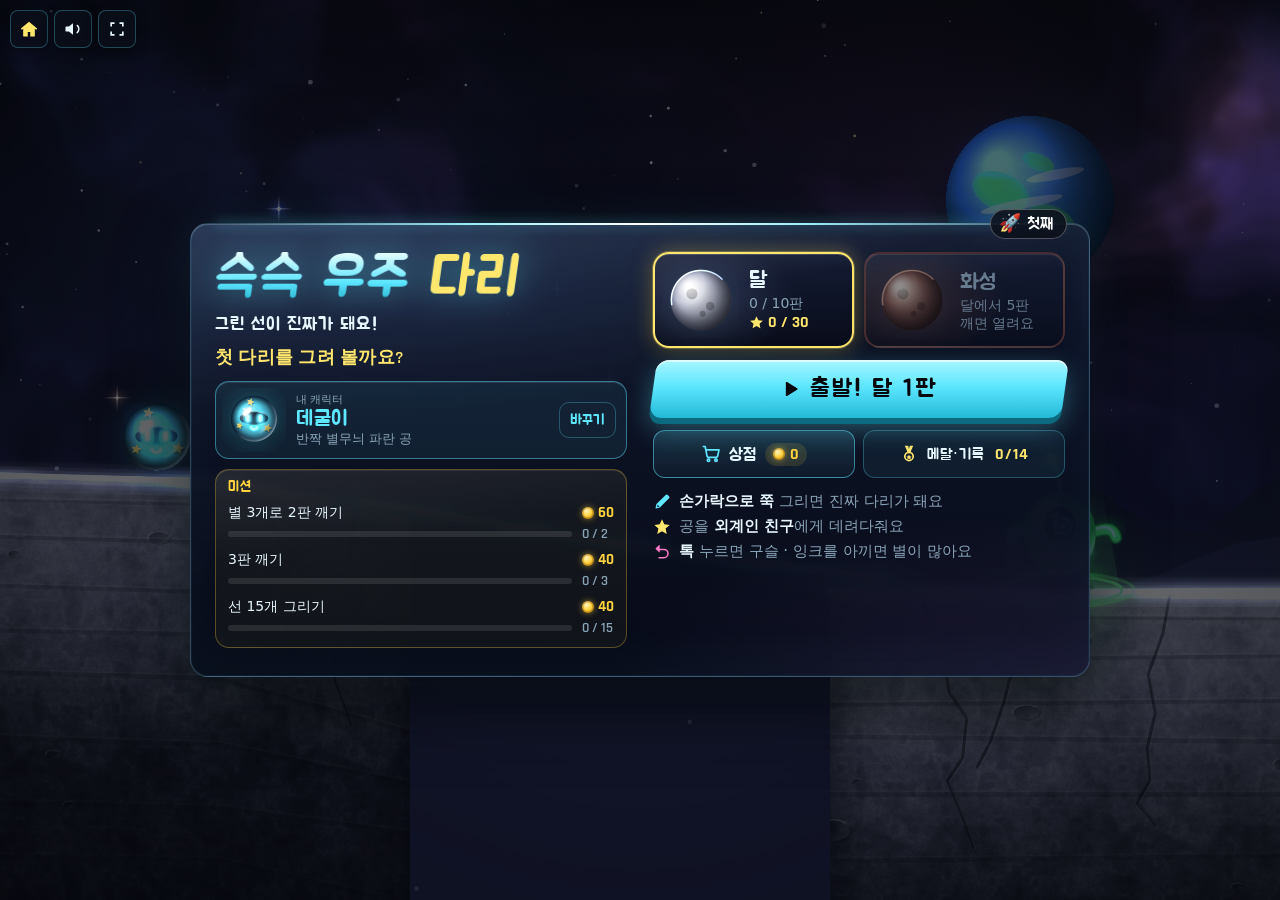
<file: bridge/index.html>
<!DOCTYPE html>
<html lang="ko">
<head>
  <meta charset="UTF-8">
  <meta name="viewport" content="width=device-width, initial-scale=1, maximum-scale=1, user-scalable=no, viewport-fit=cover">
  <meta name="theme-color" content="#07080d">
  <meta name="mobile-web-app-capable" content="yes">
  <meta name="apple-mobile-web-app-capable" content="yes">
  <meta name="apple-mobile-web-app-status-bar-style" content="black-translucent">
  <link rel="manifest" href="manifest.json">
  <link rel="icon" href="icon.svg" type="image/svg+xml">
  <meta name="description" content="손가락으로 그린 선이 진짜 다리가 되는 우주 퍼즐">
  <title>슥슥 우주 다리</title>
  <link rel="preconnect" href="https://fonts.googleapis.com">
  <link rel="preconnect" href="https://fonts.gstatic.com" crossorigin>
  <link rel="stylesheet" href="https://fonts.googleapis.com/css2?family=Jua&family=Rajdhani:wght@600;700&display=swap">
  <link rel="stylesheet" href="style.css">
</head>
<body>
  <canvas id="game" aria-label="게임 화면"></canvas>
  <svg width="0" height="0" style="position:absolute" aria-hidden="true">
    <symbol id="i-sound" viewBox="0 0 24 24"><path d="M4 9h3l5-4v14l-5-4H4a1 1 0 0 1-1-1v-4a1 1 0 0 1 1-1zm12.5-1.9a1 1 0 0 1 1.4 0 7 7 0 0 1 0 9.8 1 1 0 1 1-1.4-1.4 5 5 0 0 0 0-7 1 1 0 0 1 0-1.4z"/></symbol>
    <symbol id="i-mute" viewBox="0 0 24 24"><path d="M4 9h3l5-4v14l-5-4H4a1 1 0 0 1-1-1v-4a1 1 0 0 1 1-1zm11.3.3a1 1 0 0 1 1.4 0L18.5 11l1.8-1.7a1 1 0 1 1 1.4 1.4L19.9 12.5l1.8 1.8a1 1 0 0 1-1.4 1.4l-1.8-1.8-1.8 1.8a1 1 0 0 1-1.4-1.4l1.8-1.8-1.8-1.8a1 1 0 0 1 0-1.4z"/></symbol>
    <symbol id="i-fs" viewBox="0 0 24 24"><path d="M4 9V4h5v2H6v3zm11-5h5v5h-2V6h-3zM4 15h2v3h3v2H4zm14 3v-3h2v5h-5v-2z"/></symbol>
    <symbol id="i-play" viewBox="0 0 24 24"><path d="M7 4.5v15a1 1 0 0 0 1.5.9l12-7.5a1 1 0 0 0 0-1.8l-12-7.5A1 1 0 0 0 7 4.5z"/></symbol>
    <symbol id="i-again" viewBox="0 0 24 24"><path d="M12 4V1.5a.5.5 0 0 0-.8-.4L6.6 4.6a.5.5 0 0 0 0 .8l4.6 3.5a.5.5 0 0 0 .8-.4V6a6 6 0 1 1-6 6 1 1 0 1 0-2 0 8 8 0 1 0 8-8z"/></symbol>
    <symbol id="i-undo" viewBox="0 0 24 24"><path d="M9 5.5V3a.5.5 0 0 0-.85-.35L3.6 7.15a.5.5 0 0 0 0 .7l4.55 4.5A.5.5 0 0 0 9 12V9.5h5.5a4.5 4.5 0 0 1 0 9H8a1 1 0 0 0 0 2h6.5a6.5 6.5 0 0 0 0-13H9z"/></symbol>
    <symbol id="i-star" viewBox="0 0 24 24"><path d="M12 1.8l3 6.6 7.2.8-5.4 4.9 1.5 7.1L12 17.6l-6.3 3.6 1.5-7.1L1.8 9.2 9 8.4z"/></symbol>
    <symbol id="i-pen" viewBox="0 0 24 24"><path d="M16.9 2.6a2 2 0 0 1 2.8 0l1.7 1.7a2 2 0 0 1 0 2.8L9.2 19.3 4 20.5a.5.5 0 0 1-.6-.6l1.2-5.2zM6.3 15.6l-.8 3.1 3.1-.8z"/></symbol>
    <symbol id="i-cart" viewBox="0 0 24 24"><path d="M2 3h3l2.2 11.2A2 2 0 0 0 9.2 16H18a2 2 0 0 0 2-1.6L21.6 7H6.2M9 21a1.5 1.5 0 1 0 0-3 1.5 1.5 0 0 0 0 3zm9 0a1.5 1.5 0 1 0 0-3 1.5 1.5 0 0 0 0 3z" fill="none" stroke="currentColor" stroke-width="2" stroke-linejoin="round"/></symbol>
    <symbol id="i-house" viewBox="0 0 24 24"><path d="M12 3.2 2.6 11a1 1 0 0 0 1.3 1.5L5 11.6V20a1 1 0 0 0 1 1h4.5v-5.5h3V21H18a1 1 0 0 0 1-1v-8.4l1.1.9a1 1 0 0 0 1.3-1.5z"/></symbol>
    <symbol id="i-grid" viewBox="0 0 24 24"><path d="M4 4h6v6H4zm10 0h6v6h-6zM4 14h6v6H4zm10 0h6v6h-6z"/></symbol>
    <symbol id="i-lock" viewBox="0 0 24 24"><path d="M7 10V7a5 5 0 0 1 10 0v3h1a1 1 0 0 1 1 1v9a1 1 0 0 1-1 1H6a1 1 0 0 1-1-1v-9a1 1 0 0 1 1-1zm2 0h6V7a3 3 0 0 0-6 0z"/></symbol>
    <symbol id="i-medal" viewBox="0 0 24 24"><path d="M7 2h4l1 4 1-4h4l-3 7.2A6 6 0 1 1 10 9.2zm5 9a4 4 0 1 0 0 8 4 4 0 0 0 0-8zm0 1.6 1 2 2.2.3-1.6 1.5.4 2.2-2-1.1-2 1.1.4-2.2-1.6-1.5 2.2-.3z"/></symbol>
    <symbol id="i-hint" viewBox="0 0 24 24"><path d="M12 2a7 7 0 0 1 4 12.7V17a1 1 0 0 1-1 1H9a1 1 0 0 1-1-1v-2.3A7 7 0 0 1 12 2zm-3 18h6v1a1 1 0 0 1-1 1h-4a1 1 0 0 1-1-1z"/></symbol>
  </svg>

  <!-- 위쪽 버튼 (시작 화면·판 고르기·상점) -->
  <div id="topbar">
    <a id="btn-hub" class="icon-btn" href="../index.html" aria-label="게임 고르기로 가기"><svg class="i" aria-hidden="true"><use href="#i-house"/></svg></a>
    <button id="btn-mute" class="icon-btn" aria-label="소리 켜기/끄기"><svg class="i on" aria-hidden="true"><use href="#i-sound"/></svg><svg class="i off" aria-hidden="true"><use href="#i-mute"/></svg></button>
    <button id="btn-fs" class="icon-btn" aria-label="전체 화면"><svg class="i" aria-hidden="true"><use href="#i-fs"/></svg></button>
  </div>
  <div id="toast" role="status"></div>

  <!-- 게임 중 버튼 줄: 판 고르기 · 판 이름 · 잉크 · 되돌리기 · 다시 · 힌트 -->
  <div id="hud" aria-label="게임 버튼">
    <div class="hud-l">
      <button id="btn-back" class="round-btn" aria-label="판 고르기로"><svg class="i" aria-hidden="true"><use href="#i-grid"/></svg></button>
      <span id="hud-level" class="chip"><i class="pdot" aria-hidden="true"></i><b>달 1판</b></span>
    </div>
    <div id="ink" class="ink" role="meter" aria-label="잉크">
      <svg class="i" aria-hidden="true"><use href="#i-pen"/></svg>
      <span class="ink-bar"><i id="ink-fill"></i><em id="ink-s3" class="ink-star" aria-hidden="true"></em><em id="ink-s2" class="ink-star" aria-hidden="true"></em></span>
    </div>
    <div class="hud-r">
      <button id="btn-undo" class="round-btn" aria-label="마지막 선 지우기"><svg class="i" aria-hidden="true"><use href="#i-undo"/></svg></button>
      <button id="btn-reset" class="round-btn" aria-label="처음부터 다시"><svg class="i" aria-hidden="true"><use href="#i-again"/></svg></button>
      <button id="btn-hint" class="round-btn hint" aria-label="힌트 보기"><svg class="i" aria-hidden="true"><use href="#i-hint"/></svg></button>
    </div>
  </div>
  <p id="tip" class="tip" aria-live="polite"></p>

  <!-- 시작 화면: 왼쪽 로고·내 캐릭터·미션 / 오른쪽 행성·이어서·상점·메달 -->
  <section id="scr-title" class="screen">
    <div class="panel tpanel">
      <span class="pf-badge" data-pf-badge hidden></span>
      <div class="t-left">
        <h1 class="logo ko">슥슥 <span class="space">우주 </span><span class="hl">다리</span></h1>
        <p class="tagline">그린 선이 진짜가 돼요!</p>
        <p id="best" class="best"></p>
        <button id="btn-char" type="button" class="ship-card" aria-label="캐릭터 바꾸기">
          <canvas id="char-preview" class="ship-cv" width="128" height="128" aria-hidden="true"></canvas>
          <span class="sc-txt"><small>내 캐릭터</small><b id="char-name">데굴이</b><em id="char-desc"></em></span>
          <span class="sc-go">바꾸기</span>
        </button>
        <div id="title-missions" class="mcard"></div>
      </div>
      <div class="t-right">
        <div id="planets" class="planets"></div>
        <button id="btn-start" class="big-btn"><svg class="i" aria-hidden="true"><use href="#i-play"/></svg><span id="start-label">출발!</span></button>
        <div class="t-row">
          <button id="btn-shop" type="button" class="shop-btn"><svg class="i" aria-hidden="true"><use href="#i-cart"/></svg><span>상점</span><span class="coin-pill"><i class="cn" aria-hidden="true"></i><b id="coin-count">0</b></span></button>
          <button id="btn-medals" class="mini-btn"><svg class="i" aria-hidden="true"><use href="#i-medal"/></svg><span>메달·기록 <b id="medal-count">0/0</b></span></button>
        </div>
        <ul class="help">
          <li><svg class="i" aria-hidden="true"><use href="#i-pen"/></svg><span><b>손가락으로 쭉</b> 그리면 진짜 다리가 돼요</span></li>
          <li><svg class="i gold" aria-hidden="true"><use href="#i-star"/></svg><span>공을 <b>외계인 친구</b>에게 데려다줘요</span></li>
          <li><svg class="i pink" aria-hidden="true"><use href="#i-undo"/></svg><span><b>톡</b> 누르면 구슬 · 잉크를 아끼면 별이 많아요</span></li>
        </ul>
      </div>
    </div>
  </section>

  <!-- 판 고르기 -->
  <section id="scr-levels" class="screen">
    <div class="panel wide lpanel">
      <h2 id="lv-title">달</h2>
      <p id="lv-sub" class="sub"></p>
      <div id="lv-grid" class="lv-grid"></div>
      <button id="btn-lv-back" class="mini-btn wide-mini"><svg class="i" aria-hidden="true"><use href="#i-house"/></svg><span>처음 화면으로</span></button>
    </div>
  </section>

  <!-- 만났다! (판을 깼을 때) -->
  <section id="scr-clear" class="screen">
    <div class="panel cpanel">
      <div class="c-left">
        <h2 id="clear-title">만났다!</h2>
        <div id="clear-stars" class="big-stars" aria-label="별"><i></i><i></i><i></i></div>
        <p id="clear-line" class="clear-line"></p>
        <div class="coin-earn">
          <span class="ce-head"><i class="cn" aria-hidden="true"></i>얻은 코인</span>
          <b id="clear-coins">+0</b>
          <span id="clear-parts" class="ce-parts"></span>
        </div>
        <div id="clear-medals" class="new-medals"></div>
      </div>
      <div class="c-right">
        <div id="clear-missions" class="mcard"></div>
        <div class="c-btns">
          <button id="btn-again" class="mini-btn"><svg class="i" aria-hidden="true"><use href="#i-again"/></svg><span>다시</span></button>
          <button id="btn-next" class="big-btn"><span>다음 판</span><svg class="i" aria-hidden="true"><use href="#i-play"/></svg></button>
        </div>
        <button id="btn-clear-levels" class="mini-btn wide-mini"><svg class="i" aria-hidden="true"><use href="#i-grid"/></svg><span>판 고르기</span></button>
      </div>
    </div>
  </section>

  <!-- 상점 -->
  <section id="scr-shop" class="screen">
    <div class="panel wide spanel">
      <div class="shop-head">
        <h2>상점</h2>
        <span class="coin-pill big"><i class="cn" aria-hidden="true"></i><b id="shop-coins">0</b></span>
      </div>
      <div class="tabs" role="tablist" aria-label="상점 칸">
        <button type="button" role="tab" data-tab="chars" aria-selected="true">캐릭터</button>
        <button type="button" role="tab" data-tab="pens" aria-selected="false">펜 색깔</button>
      </div>
      <p id="shop-sub" class="sub shop-sub"></p>
      <div id="shop-list" class="shop-list"></div>
      <button id="btn-shop-back" class="big-btn"><span>닫기</span></button>
    </div>
  </section>

  <!-- 메달 · 기록 -->
  <section id="scr-medals" class="screen">
    <div class="panel wide">
      <h2>메달 · 기록</h2>
      <p class="sub" id="medal-sub"></p>
      <div id="medal-list"></div>
      <dl id="record-list" class="records"></dl>
      <button id="btn-medals-back" class="big-btn"><span>닫기</span></button>
    </div>
  </section>

  <script src="../common/profile.js"></script>
  <script src="../common/hub.js"></script>
  <script src="../common/worlds.js"></script>
  <script src="../common/sound.js"></script>
  <script src="../common/vfx.js"></script>
  <script src="lib/planck.min.js"></script>
  <script src="js/util.js"></script>
  <script src="js/data.js"></script>
  <script src="js/world.js"></script>
  <script src="js/shop.js"></script>
  <script src="js/render.js"></script>
  <script src="js/input.js"></script>
  <script src="js/audio.js"></script>
  <script src="js/main.js"></script>
</body>
</html>
</file>
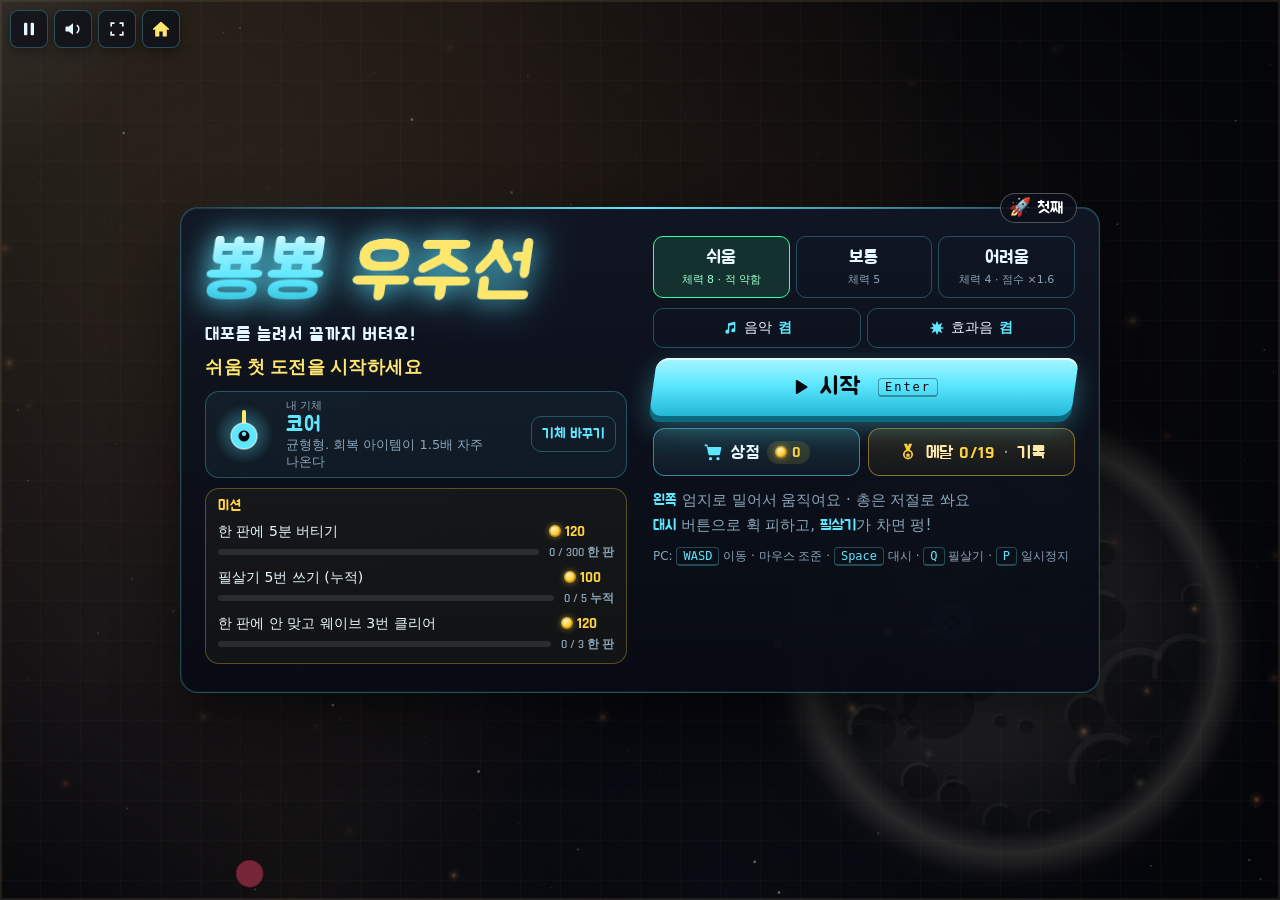
<file: game/index.html>
<!DOCTYPE html>
<html lang="ko">
<head>
  <meta charset="UTF-8">
  <meta name="viewport" content="width=device-width, initial-scale=1, maximum-scale=1, user-scalable=no, viewport-fit=cover">
  <meta name="theme-color" content="#07080d">
  <meta name="mobile-web-app-capable" content="yes">
  <meta name="apple-mobile-web-app-capable" content="yes">
  <meta name="apple-mobile-web-app-status-bar-style" content="black-translucent">
  <link rel="manifest" href="manifest.json">
  <link rel="icon" href="icon.svg" type="image/svg+xml">
  <meta name="description" content="총열이 N개로 늘어나는 총으로 웨이브를 버티는 아레나 슈팅 게임">
  <title>뿅뿅 우주선</title>
  <link rel="preconnect" href="https://fonts.googleapis.com">
  <link rel="preconnect" href="https://fonts.gstatic.com" crossorigin>
  <link rel="stylesheet" href="https://fonts.googleapis.com/css2?family=Jua&family=Rajdhani:wght@600;700&display=swap">
  <link rel="stylesheet" href="style.css">
</head>
<body>
  <canvas id="game" aria-label="게임 화면"></canvas>
  <svg width="0" height="0" style="position:absolute" aria-hidden="true">
    <symbol id="i-pause" viewBox="0 0 24 24"><rect x="6" y="4.5" width="4" height="15" rx="1.2"/><rect x="14" y="4.5" width="4" height="15" rx="1.2"/></symbol>
    <symbol id="i-sound" viewBox="0 0 24 24"><path d="M4 9h3l5-4v14l-5-4H4a1 1 0 0 1-1-1v-4a1 1 0 0 1 1-1zm12.5-1.9a1 1 0 0 1 1.4 0 7 7 0 0 1 0 9.8 1 1 0 1 1-1.4-1.4 5 5 0 0 0 0-7 1 1 0 0 1 0-1.4z"/></symbol>
    <symbol id="i-mute" viewBox="0 0 24 24"><path d="M4 9h3l5-4v14l-5-4H4a1 1 0 0 1-1-1v-4a1 1 0 0 1 1-1zm11.3.3a1 1 0 0 1 1.4 0L18.5 11l1.8-1.7a1 1 0 1 1 1.4 1.4L19.9 12.5l1.8 1.8a1 1 0 0 1-1.4 1.4l-1.8-1.8-1.8 1.8a1 1 0 0 1-1.4-1.4l1.8-1.8-1.8-1.8a1 1 0 0 1 0-1.4z"/></symbol>
    <symbol id="i-fs" viewBox="0 0 24 24"><path d="M4 9V4h5v2H6v3zm11-5h5v5h-2V6h-3zM4 15h2v3h3v2H4zm14 3v-3h2v5h-5v-2z"/></symbol>
    <symbol id="i-music" viewBox="0 0 24 24"><path d="M9 17.5V5.8a1 1 0 0 1 .8-1l9-2A1 1 0 0 1 20 3.8V15.5a3 3 0 1 1-2-2.8V7.2l-7 1.6v8.7a3 3 0 1 1-2-2.8z"/></symbol>
    <symbol id="i-boom" viewBox="0 0 24 24"><path d="m12 1 2.2 6.2L20 4l-2.6 6.3L23 12l-5.6 1.7L20 20l-5.8-3.2L12 23l-2.2-6.2L4 20l2.6-6.3L1 12l5.6-1.7L4 4l5.8 3.2z"/></symbol>
    <symbol id="i-play" viewBox="0 0 24 24"><path d="M7 4.5v15a1 1 0 0 0 1.5.9l12-7.5a1 1 0 0 0 0-1.8l-12-7.5A1 1 0 0 0 7 4.5z"/></symbol>
    <symbol id="i-again" viewBox="0 0 24 24"><path d="M12 4V1.5a.5.5 0 0 0-.8-.4L6.6 4.6a.5.5 0 0 0 0 .8l4.6 3.5a.5.5 0 0 0 .8-.4V6a6 6 0 1 1-6 6 1 1 0 1 0-2 0 8 8 0 1 0 8-8z"/></symbol>
    <symbol id="i-medal" viewBox="0 0 24 24"><path d="M7 2h4l1 4 1-4h4l-3 7.2A6 6 0 1 1 10 9.2zm5 9a4 4 0 1 0 0 8 4 4 0 0 0 0-8zm0 1.6 1 2 2.2.3-1.6 1.5.4 2.2-2-1.1-2 1.1.4-2.2-1.6-1.5 2.2-.3z"/></symbol>
    <symbol id="i-cart" viewBox="0 0 24 24"><path d="M2 3h3.2l.7 3H21a1 1 0 0 1 1 1.2l-1.4 7A2 2 0 0 1 18.6 16H8.4a2 2 0 0 1-2-1.6L4.4 5H2zm7 15a2 2 0 1 1 0 4 2 2 0 0 1 0-4zm9 0a2 2 0 1 1 0 4 2 2 0 0 1 0-4z"/></symbol>
    <symbol id="i-home" viewBox="0 0 24 24"><path d="M12 3.2a1 1 0 0 1 .7.3l8.6 8a1 1 0 0 1-1.4 1.5L19 12.2V20a1 1 0 0 1-1 1h-4v-6h-4v6H6a1 1 0 0 1-1-1v-7.8l-.9.8a1 1 0 1 1-1.4-1.5l8.6-8a1 1 0 0 1 .7-.3z"/></symbol>
    <symbol id="i-trophy" viewBox="0 0 24 24"><path d="M7 3h10v2h3a1 1 0 0 1 1 1v2a4 4 0 0 1-4 4h-.3A5 5 0 0 1 13 15v3h3v3H8v-3h3v-3a5 5 0 0 1-3.7-3H7a4 4 0 0 1-4-4V6a1 1 0 0 1 1-1h3zm10 4v3a2 2 0 0 0 2-2V7zM5 7v1a2 2 0 0 0 2 2V7z"/></symbol>
  </svg>

  <div id="topbar">
    <button id="btn-pause" class="icon-btn" aria-label="일시정지"><svg class="i" aria-hidden="true"><use href="#i-pause"/></svg></button>
    <button id="btn-mute" class="icon-btn" aria-label="소리 켜기/끄기"><svg class="i on" aria-hidden="true"><use href="#i-sound"/></svg><svg class="i off" aria-hidden="true"><use href="#i-mute"/></svg></button>
    <button id="btn-fs" class="icon-btn" aria-label="전체 화면"><svg class="i" aria-hidden="true"><use href="#i-fs"/></svg></button>
    <!-- 게임 고르기(첫 화면)로: 시작 화면에서만 보인다 -->
    <button id="btn-hub" class="icon-btn hub-btn" aria-label="게임 고르기로"><svg class="i" aria-hidden="true"><use href="#i-home"/></svg></button>
  </div>
  <!-- 터치 조작부: 손가락 입력은 캔버스가 받고, 이 요소들은 보여 주기만 한다 -->
  <div id="stick-move" class="stick" aria-hidden="true"><div class="stick-knob"></div></div>
  <div id="stick-aim" class="stick aim" aria-hidden="true"><div class="stick-knob"></div></div>
  <button id="btn-dash" aria-label="대시"><span>대시</span></button>
  <button id="btn-ult" aria-label="필살기"><span>필살기</span></button>
  <div id="toast" role="status"></div>
  <div id="medal-toast" role="status" aria-live="polite"></div>

  <!-- 시작 화면: 왼쪽 로고·기체·미션 / 오른쪽 설정·시작·상점·메달 -->
  <section id="scr-title" class="screen">
    <div class="panel tpanel">
      <span class="pf-badge" data-pf-badge hidden></span>
      <div class="t-left">
        <h1 class="logo ko">뿅뿅 <span>우주선</span></h1>
        <p class="tagline">대포를 늘려서 끝까지 버텨요!</p>
        <p id="best" class="best"></p>
        <button id="btn-ship" type="button" class="ship-card" aria-label="기체 바꾸기">
          <canvas id="ship-preview" class="ship-cv" width="128" height="128" aria-hidden="true"></canvas>
          <span class="sc-txt"><small>내 기체</small><b id="ship-name">코어</b><em id="ship-desc"></em></span>
          <span class="sc-go">기체 바꾸기</span>
        </button>
        <div id="title-missions" class="mcard"></div>
      </div>
      <div class="t-right">
        <div class="settings">
          <div class="seg" role="group" aria-label="난이도">
            <button type="button" data-diff="easy" aria-pressed="false"><b>쉬움</b><small>체력 8 · 적 약함</small></button>
            <button type="button" data-diff="normal" aria-pressed="true"><b>보통</b><small>체력 5</small></button>
            <button type="button" data-diff="hard" aria-pressed="false"><b>어려움</b><small>체력 4 · 점수 ×1.6</small></button>
          </div>
          <div class="toggles">
            <button type="button" class="toggle" data-audio="music" aria-pressed="true"><svg class="i" aria-hidden="true"><use href="#i-music"/></svg> 음악 <span class="state">켬</span></button>
            <button type="button" class="toggle" data-audio="sfx" aria-pressed="true"><svg class="i" aria-hidden="true"><use href="#i-boom"/></svg> 효과음 <span class="state">켬</span></button>
          </div>
        </div>
        <p id="loadout-line" class="loadout-line"></p>
        <button id="btn-start" class="big-btn"><svg class="i" aria-hidden="true"><use href="#i-play"/></svg><span>시작</span> <kbd class="only-pc">Enter</kbd></button>
        <div class="t-row">
          <button id="btn-shop" type="button" class="shop-btn"><svg class="i" aria-hidden="true"><use href="#i-cart"/></svg><span>상점</span><span class="coin-pill"><i class="cn" aria-hidden="true"></i><b id="coin-count">0</b></span></button>
          <button id="btn-medals" class="medal-btn"><svg class="i" aria-hidden="true"><use href="#i-medal"/></svg><span>메달 <b id="medal-count">0/0</b></span><span class="sep">·</span><span>기록</span></button>
        </div>
        <ul class="help">
          <li><b>왼쪽</b> 엄지로 밀어서 움직여요 · 총은 저절로 쏴요</li>
          <li><b>대시</b> 버튼으로 휙 피하고, <b>필살기</b>가 차면 펑!</li>
        </ul>
        <p class="pc-line only-pc">PC: <kbd>WASD</kbd> 이동 · 마우스 조준 · <kbd>Space</kbd> 대시 · <kbd>Q</kbd> 필살기 · <kbd>P</kbd> 일시정지</p>
      </div>
    </div>
  </section>

  <!-- 상점 -->
  <section id="scr-shop" class="screen">
    <div class="panel wide spanel">
      <div class="shop-head">
        <h2>상점</h2>
        <span class="coin-pill big"><i class="cn" aria-hidden="true"></i><b id="shop-coins">0</b></span>
      </div>
      <div class="tabs" role="tablist" aria-label="상점 칸">
        <button type="button" role="tab" data-tab="ships" aria-selected="true">기체</button>
        <button type="button" role="tab" data-tab="up" aria-selected="false">강화</button>
        <button type="button" role="tab" data-tab="items" aria-selected="false">시작 아이템</button>
      </div>
      <p id="shop-sub" class="sub shop-sub"></p>
      <div id="shop-list" class="shop-list"></div>
      <button id="btn-shop-back" class="big-btn"><span>닫기</span></button>
    </div>
  </section>

  <!-- 메달·기록 -->
  <section id="scr-medals" class="screen">
    <div class="panel wide mpanel">
      <h2>메달 · 기록</h2>
      <p class="sub" id="medal-sub"></p>
      <div class="mboard">
        <div id="medal-list"></div>
        <div class="recs">
          <table class="rec-table" id="rec-table"></table>
          <p class="life" id="rec-life"></p>
        </div>
      </div>
      <button id="btn-medals-back" class="big-btn"><span>닫기</span></button>
    </div>
  </section>

  <!-- 카드 선택 -->
  <section id="scr-cards" class="screen">
    <div class="panel wide">
      <h2 id="cards-title">웨이브 1 끝!</h2>
      <p class="sub">카드 한 장을 골라요</p>
      <div id="card-list"></div>
    </div>
  </section>

  <!-- 일시정지 -->
  <section id="scr-pause" class="screen">
    <div class="panel">
      <h2>일시정지</h2>
      <p class="sub">조준 방식: <b id="pause-aim">자동</b> <span class="only-pc">(<kbd>F</kbd>로 전환)</span></p>
      <div class="toggles">
        <button type="button" class="toggle" data-audio="music" aria-pressed="true"><svg class="i" aria-hidden="true"><use href="#i-music"/></svg> 음악 <span class="state">켬</span></button>
        <button type="button" class="toggle" data-audio="sfx" aria-pressed="true"><svg class="i" aria-hidden="true"><use href="#i-boom"/></svg> 효과음 <span class="state">켬</span></button>
      </div>
      <button id="btn-resume" class="big-btn"><svg class="i" aria-hidden="true"><use href="#i-play"/></svg><span>계속하기</span></button>
      <div class="text-row">
        <button id="btn-quit" class="text-btn">처음 화면으로</button>
        <button id="btn-quit-hub" class="text-btn"><svg class="i" aria-hidden="true"><use href="#i-home"/></svg> 게임 고르기로</button>
      </div>
    </div>
  </section>

  <!-- 한 번 더!: 지면 한 판에 한 번. 고리가 다 줄면 결과 화면으로 -->
  <section id="scr-continue" class="screen">
    <div class="panel cpanel">
      <h2>앗, 맞았어요!</h2>
      <button id="btn-again" class="again-btn" type="button">
        <svg class="ring" viewBox="0 0 100 100" aria-hidden="true"><circle class="ring-bg" cx="50" cy="50" r="46"/><circle id="cont-ring" class="ring-fg" cx="50" cy="50" r="46" pathLength="100"/></svg>
        <span class="again-txt">한 번 더!</span>
        <span id="cont-num" class="again-num" aria-hidden="true">5</span>
      </button>
      <button id="btn-giveup" class="text-btn" type="button">그만하기</button>
    </div>
  </section>

  <!-- 보스 스티커: 처음 이긴 보스 종류마다 잠깐 (게임을 막지 않는다) -->
  <div id="sticker" aria-live="polite">
    <p class="st-head">보스 스티커 받았다!</p>
    <canvas id="sticker-cv" width="160" height="160" aria-hidden="true"></canvas>
    <b id="sticker-name"></b>
    <small id="sticker-count"></small>
  </div>

  <!-- 게임 오버: 왼쪽 점수·기록 / 오른쪽 코인·미션·메달·버튼 -->
  <section id="scr-over" class="screen">
    <div class="panel opanel">
      <div class="o-left">
        <h2>격추됨</h2>
        <p class="score-big"><span id="over-score">0</span><small>점</small></p>
        <p id="over-new" class="new-best"><svg class="i" aria-hidden="true"><use href="#i-trophy"/></svg> 신기록! 최고 점수</p>
        <p class="over-diff">난이도 <b id="over-diff">보통</b> · 기체 <b id="over-ship">코어</b></p>
        <dl class="stats">
          <div data-rec="wave"><dt>웨이브</dt><dd id="over-wave">1</dd></div>
          <div data-rec="kills"><dt>처치</dt><dd id="over-kills">0</dd></div>
          <div data-rec="time"><dt>생존</dt><dd id="over-time">0:00</dd></div>
          <div data-rec="combo"><dt>최고 콤보</dt><dd id="over-combo">0</dd></div>
          <div><dt>대포</dt><dd id="over-n">1</dd></div>
        </dl>
        <div id="over-picks" class="picks"></div>
      </div>
      <div class="o-right">
        <div class="coin-earn">
          <span class="ce-head"><i class="cn" aria-hidden="true"></i>얻은 코인</span>
          <b id="over-coins">+0</b>
          <span id="over-coin-parts" class="ce-parts"></span>
        </div>
        <div id="over-missions" class="mcard"></div>
        <div id="over-medals" class="new-medals"></div>
        <button id="btn-retry" class="big-btn"><svg class="i" aria-hidden="true"><use href="#i-again"/></svg><span>다시 하기</span> <kbd class="only-pc">Enter</kbd></button>
        <div class="text-row">
          <button id="btn-home" class="text-btn">처음 화면으로</button>
          <button id="btn-over-hub" class="text-btn"><svg class="i" aria-hidden="true"><use href="#i-home"/></svg> 게임 고르기로</button>
        </div>
      </div>
    </div>
  </section>

  <script src="../common/profile.js"></script>
  <script src="../common/hub.js"></script>
  <script src="../common/worlds.js"></script>
  <script src="../common/sound.js"></script>
  <script src="js/util.js"></script>
  <script src="js/data.js"></script>
  <script src="js/world.js"></script>
  <script src="js/records.js"></script>
  <script src="js/shop.js"></script>
  <script src="js/render.js"></script>
  <script src="js/input.js"></script>
  <script src="js/samples.js"></script>
  <script src="js/audio.js"></script>
  <script src="js/main.js"></script>
</body>
</html>
</file>
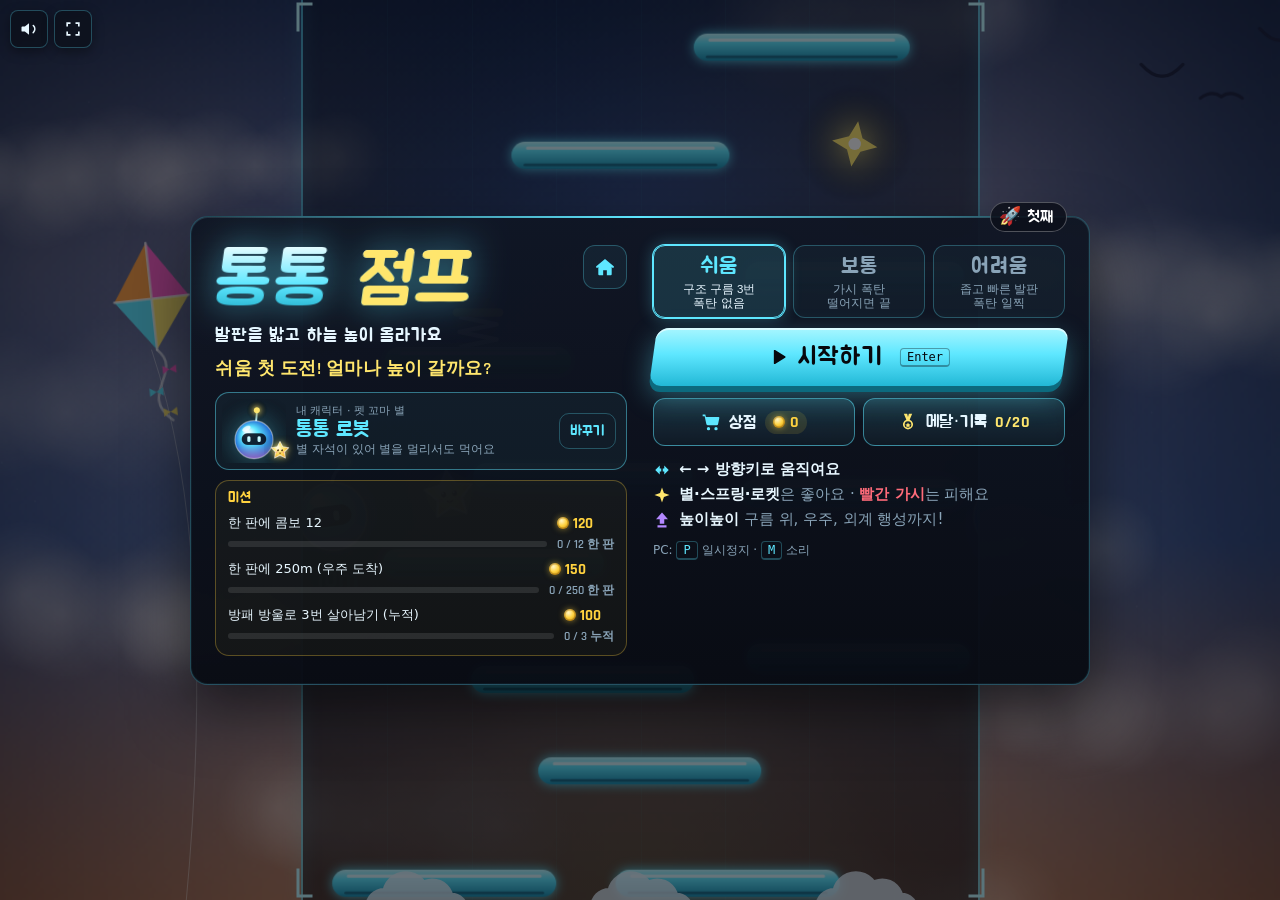
<file: jump/index.html>
<!DOCTYPE html>
<html lang="ko">
<head>
  <meta charset="UTF-8">
  <meta name="viewport" content="width=device-width, initial-scale=1, maximum-scale=1, user-scalable=no, viewport-fit=cover">
  <meta name="theme-color" content="#07080d">
  <meta name="mobile-web-app-capable" content="yes">
  <meta name="apple-mobile-web-app-capable" content="yes">
  <meta name="apple-mobile-web-app-status-bar-style" content="black-translucent">
  <link rel="manifest" href="manifest.json">
  <link rel="icon" href="icon.svg" type="image/svg+xml">
  <meta name="description" content="발판을 밟고 통통 튀어 하늘 높이 올라가는 네온 점프 게임">
  <title>통통 점프</title>
  <link rel="preconnect" href="https://fonts.googleapis.com">
  <link rel="preconnect" href="https://fonts.gstatic.com" crossorigin>
  <link rel="stylesheet" href="https://fonts.googleapis.com/css2?family=Jua&family=Rajdhani:wght@600;700&display=swap">
  <link rel="stylesheet" href="style.css">
</head>
<body>
  <canvas id="game" aria-label="게임 화면"></canvas>
  <svg width="0" height="0" style="position:absolute" aria-hidden="true">
    <symbol id="i-pause" viewBox="0 0 24 24"><rect x="6" y="4.5" width="4" height="15" rx="1.2"/><rect x="14" y="4.5" width="4" height="15" rx="1.2"/></symbol>
    <symbol id="i-sound" viewBox="0 0 24 24"><path d="M4 9h3l5-4v14l-5-4H4a1 1 0 0 1-1-1v-4a1 1 0 0 1 1-1zm12.5-1.9a1 1 0 0 1 1.4 0 7 7 0 0 1 0 9.8 1 1 0 1 1-1.4-1.4 5 5 0 0 0 0-7 1 1 0 0 1 0-1.4z"/></symbol>
    <symbol id="i-mute" viewBox="0 0 24 24"><path d="M4 9h3l5-4v14l-5-4H4a1 1 0 0 1-1-1v-4a1 1 0 0 1 1-1zm11.3.3a1 1 0 0 1 1.4 0L18.5 11l1.8-1.7a1 1 0 1 1 1.4 1.4L19.9 12.5l1.8 1.8a1 1 0 0 1-1.4 1.4l-1.8-1.8-1.8 1.8a1 1 0 0 1-1.4-1.4l1.8-1.8-1.8-1.8a1 1 0 0 1 0-1.4z"/></symbol>
    <symbol id="i-fs" viewBox="0 0 24 24"><path d="M4 9V4h5v2H6v3zm11-5h5v5h-2V6h-3zM4 15h2v3h3v2H4zm14 3v-3h2v5h-5v-2z"/></symbol>
    <symbol id="i-play" viewBox="0 0 24 24"><path d="M7 4.5v15a1 1 0 0 0 1.5.9l12-7.5a1 1 0 0 0 0-1.8l-12-7.5A1 1 0 0 0 7 4.5z"/></symbol>
    <symbol id="i-again" viewBox="0 0 24 24"><path d="M12 4V1.5a.5.5 0 0 0-.8-.4L6.6 4.6a.5.5 0 0 0 0 .8l4.6 3.5a.5.5 0 0 0 .8-.4V6a6 6 0 1 1-6 6 1 1 0 1 0-2 0 8 8 0 1 0 8-8z"/></symbol>
    <symbol id="i-trophy" viewBox="0 0 24 24"><path d="M7 3h10v2h3a1 1 0 0 1 1 1v2a4 4 0 0 1-4 4h-.3A5 5 0 0 1 13 15v3h3v3H8v-3h3v-3a5 5 0 0 1-3.7-3H7a4 4 0 0 1-4-4V6a1 1 0 0 1 1-1h3zm10 4v3a2 2 0 0 0 2-2V7zM5 7v1a2 2 0 0 0 2 2V7z"/></symbol>
    <symbol id="i-lr" viewBox="0 0 24 24"><path d="M9 6 3 12l6 6v-4h2v-4H9zm6 0v4h-2v4h2v4l6-6z"/></symbol>
    <symbol id="i-star" viewBox="0 0 24 24"><path d="M12 2l2.6 7.4L22 12l-7.4 2.6L12 22l-2.6-7.4L2 12l7.4-2.6z"/></symbol>
    <symbol id="i-spring" viewBox="0 0 24 24"><path d="M4 19h16v3H4zM7 4h10v3H7zm1 5 8 2-8 2 8 2-1 2-9-2.2v-1.6L12 12 6 10.6V9z"/></symbol>
    <symbol id="i-rocket" viewBox="0 0 24 24"><path d="M12 1c3 2.4 4.5 6 4.3 10.6l2.7 3.4v4l-3.6-2.2H8.6L5 19v-4l2.7-3.4C7.5 7 9 3.4 12 1zm0 6.5a2 2 0 1 0 0 4 2 2 0 0 0 0-4zM10 19h4l-2 4z"/></symbol>
    <symbol id="i-mine" viewBox="0 0 24 24"><path d="M12 1l1.6 4.1 4-1.9-1.4 4.2 4.3 1-3.4 2.8 3.4 2.8-4.3 1 1.4 4.2-4-1.9L12 23l-1.6-4.1-4 1.9 1.4-4.2-4.3-1 3.4-2.8-3.4-2.8 4.3-1-1.4-4.2 4 1.9z"/></symbol>
    <symbol id="i-up" viewBox="0 0 24 24"><path d="M12 2 4 11h5v6h6v-6h5zM6 19h12v3H6z"/></symbol>
    <symbol id="i-cart" viewBox="0 0 24 24"><path d="M2 3h3.2l.7 3H21a1 1 0 0 1 1 1.2l-1.4 7A2 2 0 0 1 18.6 16H8.4a2 2 0 0 1-2-1.6L4.4 5H2zm7 15a2 2 0 1 1 0 4 2 2 0 0 1 0-4zm9 0a2 2 0 1 1 0 4 2 2 0 0 1 0-4z"/></symbol>
    <symbol id="i-home" viewBox="0 0 24 24"><path d="M12 3.2 2.5 11.3a1 1 0 0 0 1.3 1.5l.9-.8V20a1 1 0 0 0 1 1h4.3v-5.5h4v5.5h4.3a1 1 0 0 0 1-1v-8l.9.8a1 1 0 0 0 1.3-1.5z"/></symbol>
    <symbol id="i-medal" viewBox="0 0 24 24"><path d="M7 2h4l1 4 1-4h4l-3 7.2A6 6 0 1 1 10 9.2zm5 9a4 4 0 1 0 0 8 4 4 0 0 0 0-8zm0 1.6 1 2 2.2.3-1.6 1.5.4 2.2-2-1.1-2 1.1.4-2.2-1.6-1.5 2.2-.3z"/></symbol>
  </svg>

  <div id="topbar">
    <button id="btn-pause" class="icon-btn" aria-label="일시정지"><svg class="i" aria-hidden="true"><use href="#i-pause"/></svg></button>
    <button id="btn-mute" class="icon-btn" aria-label="소리 켜기/끄기"><svg class="i on" aria-hidden="true"><use href="#i-sound"/></svg><svg class="i off" aria-hidden="true"><use href="#i-mute"/></svg></button>
    <button id="btn-fs" class="icon-btn" aria-label="전체 화면"><svg class="i" aria-hidden="true"><use href="#i-fs"/></svg></button>
  </div>
  <div id="toast" role="status"></div>

  <!-- 시작 화면: 왼쪽 로고·내 캐릭터·미션 / 오른쪽 난이도·시작·상점·메달·도움말 -->
  <section id="scr-title" class="screen">
    <div class="panel tpanel">
      <span class="pf-badge" data-pf-badge hidden></span>
      <div class="t-left">
        <a id="btn-hub" class="home-btn" href="../index.html" aria-label="게임 고르기로"><svg class="i" aria-hidden="true"><use href="#i-home"/></svg></a>
        <h1 class="logo ko">통통 <span>점프</span></h1>
        <p class="tagline">발판을 밟고 하늘 높이 올라가요</p>
        <p id="best" class="best"></p>
        <button id="btn-char" type="button" class="ship-card" aria-label="캐릭터 바꾸기">
          <span class="sc-pic"><canvas id="char-preview" class="ship-cv" width="128" height="128" aria-hidden="true"></canvas><canvas id="pet-preview" class="pet-cv" width="64" height="64" aria-hidden="true"></canvas></span>
          <span class="sc-txt"><small id="char-small">내 캐릭터</small><b id="char-name">통통 로봇</b><em id="char-desc"></em></span>
          <span class="sc-go">바꾸기</span>
        </button>
        <div id="title-missions" class="mcard"></div>
      </div>
      <div class="t-right">
        <div class="level-seg" role="group" aria-label="난이도">
          <button type="button" data-diff="easy" aria-pressed="true"><b>쉬움</b><small>구조 구름 3번<br>폭탄 없음</small></button>
          <button type="button" data-diff="normal" aria-pressed="false"><b>보통</b><small>가시 폭탄<br>떨어지면 끝</small></button>
          <button type="button" data-diff="hard" aria-pressed="false"><b>어려움</b><small>좁고 빠른 발판<br>폭탄 일찍</small></button>
        </div>
        <div id="start-pick" class="start-pick" hidden>
          <p class="sp-head">어디서 출발할까?</p>
          <div id="start-row" class="sp-row" role="group" aria-label="출발 장소"></div>
        </div>
        <p id="loadout-line" class="loadout-line"></p>
        <button id="btn-start" class="big-btn"><svg class="i" aria-hidden="true"><use href="#i-play"/></svg><span>시작하기</span> <kbd class="only-pc">Enter</kbd></button>
        <div class="t-row">
          <button id="btn-shop" type="button" class="shop-btn"><svg class="i" aria-hidden="true"><use href="#i-cart"/></svg><span>상점</span><span class="coin-pill"><i class="cn" aria-hidden="true"></i><b id="coin-count">0</b></span></button>
          <button id="btn-medals" type="button" class="shop-btn"><svg class="i gold" aria-hidden="true"><use href="#i-medal"/></svg><span>메달·기록 <b id="medal-count">0/0</b></span></button>
        </div>
        <ul class="help">
          <li><svg class="i" aria-hidden="true"><use href="#i-lr"/></svg><span><b class="only-touch">왼쪽·오른쪽을 누르거나 손가락으로 밀어요</b><b class="only-pc">← → 방향키로 움직여요</b></span></li>
          <li><svg class="i gold" aria-hidden="true"><use href="#i-star"/></svg><span><b>별·스프링·로켓</b>은 좋아요 · <b class="danger">빨간 가시</b>는 피해요</span></li>
          <li><svg class="i violet" aria-hidden="true"><use href="#i-up"/></svg><span><b>높이높이</b> 구름 위, 우주, 외계 행성까지!</span></li>
        </ul>
        <p class="pc-line only-pc">PC: <kbd>P</kbd> 일시정지 · <kbd>M</kbd> 소리</p>
      </div>
    </div>
  </section>

  <!-- 상점 -->
  <section id="scr-shop" class="screen">
    <div class="panel wide spanel">
      <div class="shop-head">
        <h2>상점</h2>
        <span class="coin-pill big"><i class="cn" aria-hidden="true"></i><b id="shop-coins">0</b></span>
      </div>
      <div class="tabs" role="tablist" aria-label="상점 칸">
        <button type="button" role="tab" data-tab="chars" aria-selected="true">캐릭터</button>
        <button type="button" role="tab" data-tab="pets" aria-selected="false">펫</button>
        <button type="button" role="tab" data-tab="up" aria-selected="false">강화</button>
        <button type="button" role="tab" data-tab="items" aria-selected="false">시작 아이템</button>
      </div>
      <p id="shop-sub" class="sub shop-sub"></p>
      <div id="shop-list" class="shop-list"></div>
      <button id="btn-shop-back" class="big-btn"><span>닫기</span></button>
    </div>
  </section>

  <!-- 메달 · 기록 -->
  <section id="scr-medals" class="screen">
    <div class="panel wide">
      <h2>메달 · 기록</h2>
      <p class="sub" id="medal-sub"></p>
      <div id="medal-list"></div>
      <dl id="record-list" class="records"></dl>
      <button id="btn-medals-back" class="big-btn"><span>닫기</span></button>
    </div>
  </section>

  <!-- 일시정지 -->
  <section id="scr-pause" class="screen">
    <div class="panel">
      <h2>일시정지</h2>
      <p class="sub">숨 고르고 다시 튀어 올라요</p>
      <button id="btn-resume" class="big-btn"><svg class="i" aria-hidden="true"><use href="#i-play"/></svg><span>계속하기</span></button>
      <button id="btn-quit" class="text-btn">처음 화면으로</button>
    </div>
  </section>

  <!-- 한 번 더! (한 판에 한 번, 공짜): 큰 버튼 + 5초 고리, 작은 "그만하기" -->
  <section id="scr-cont" class="screen">
    <div class="panel cpanel">
      <p class="sub cont-sub">구름이 받아 줄게요 · 지금 <b id="cont-height">0m</b></p>
      <button id="btn-cont" type="button" class="cont-btn" aria-label="한 번 더">
        <svg class="cont-ring" viewBox="0 0 120 120" aria-hidden="true"><circle class="bg" cx="60" cy="60" r="54"/><circle id="cont-ring" class="fg" cx="60" cy="60" r="54" pathLength="100"/></svg>
        <span class="cont-txt">한 번 더!</span>
        <span id="cont-num" class="cont-num">5</span>
      </button>
      <button id="btn-cont-no" type="button" class="text-btn">그만하기</button>
    </div>
  </section>

  <!-- 게임 오버: 왼쪽 점수·기록 / 오른쪽 코인·미션·메달·버튼 -->
  <section id="scr-over" class="screen">
    <div class="panel opanel">
      <div class="o-left">
        <h2 id="over-title">잘했어요!</h2>
        <p id="over-sub" class="sub over-sub"></p>
        <p class="over-diff">난이도 <b id="over-diff">쉬움</b> · <b id="over-zone">하늘 구역</b></p>
        <p class="score-big"><span id="over-score">0</span><small>점</small></p>
        <p id="over-new" class="new-best"><svg class="i" aria-hidden="true"><use href="#i-trophy"/></svg><span id="over-new-txt">최고 점수 경신</span></p>
        <dl class="stats">
          <div><dt>높이</dt><dd id="over-height">0m</dd></div>
          <div><dt>별</dt><dd id="over-stars">0</dd></div>
          <div><dt>최고 콤보</dt><dd id="over-combo">0</dd></div>
          <div><dt>시간</dt><dd id="over-time">0:00</dd></div>
        </dl>
        <div id="over-records" class="chips"></div>
      </div>
      <div class="o-right">
        <div class="coin-earn">
          <span class="ce-head"><i class="cn" aria-hidden="true"></i>얻은 코인</span>
          <b id="over-coins">+0</b>
          <span id="over-coin-parts" class="ce-parts"></span>
        </div>
        <div id="over-missions" class="mcard"></div>
        <div id="over-medals" class="new-medals"></div>
        <button id="btn-retry" class="big-btn"><svg class="i" aria-hidden="true"><use href="#i-again"/></svg><span>다시 하기</span> <kbd class="only-pc">Enter</kbd></button>
        <div class="o-links">
          <button id="btn-home" class="text-btn">처음 화면으로</button>
          <a id="btn-over-hub" class="home-btn inline" href="../index.html" aria-label="게임 고르기로"><svg class="i" aria-hidden="true"><use href="#i-home"/></svg><span>게임 고르기</span></a>
        </div>
      </div>
    </div>
  </section>

  <script src="../common/profile.js"></script>
  <script src="../common/hub.js"></script>
  <script src="../common/worlds.js"></script>
  <script src="../common/sound.js"></script>
  <script src="js/util.js"></script>
  <script src="js/data.js"></script>
  <script src="js/world.js"></script>
  <script src="js/records.js"></script>
  <script src="js/shop.js"></script>
  <script src="js/space.js"></script>
  <script src="js/sky.js"></script>
  <script src="js/render.js"></script>
  <script src="js/input.js"></script>
  <script src="js/audio.js"></script>
  <script src="js/main.js"></script>
</body>
</html>
</file>
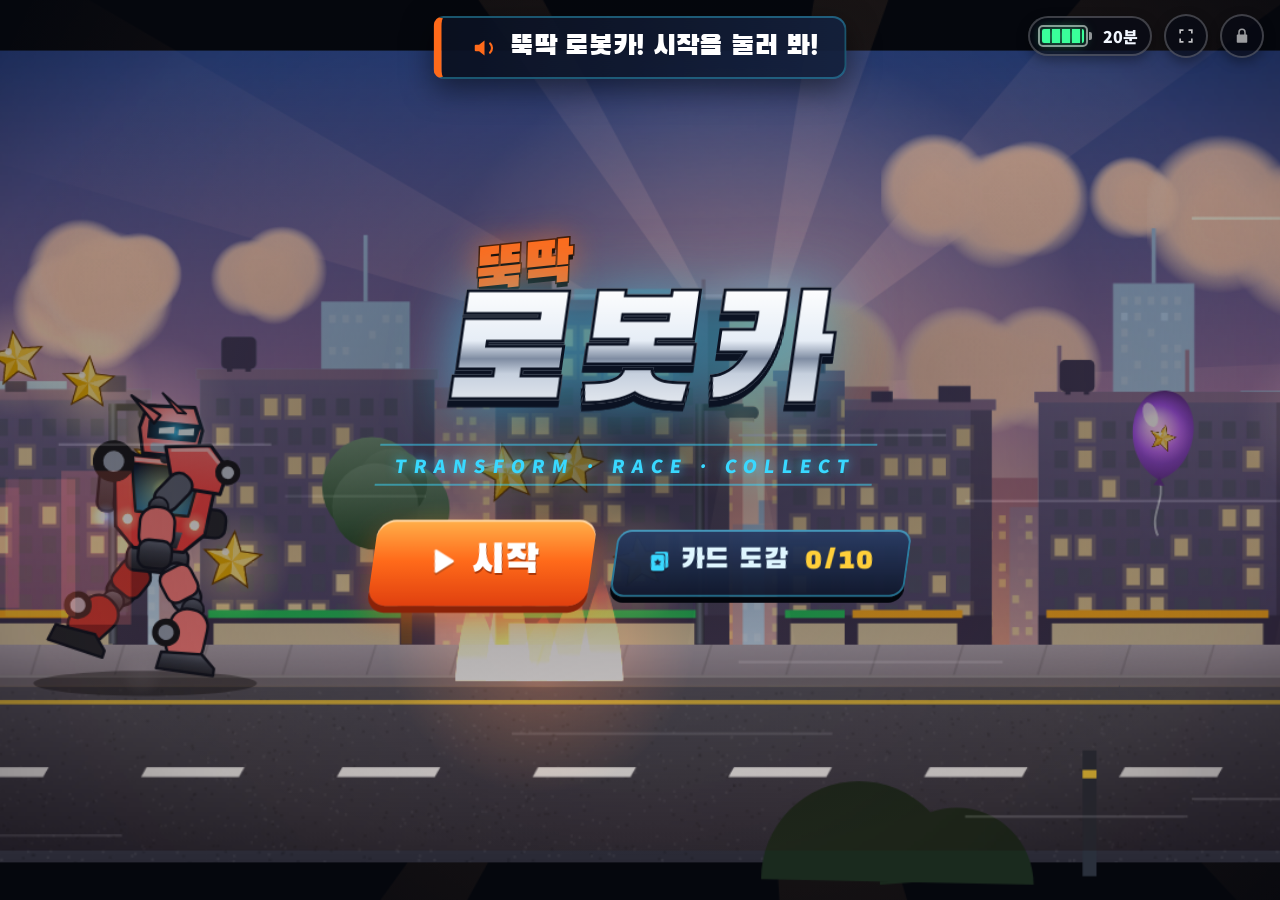
<file: robocar/index.html>
<!DOCTYPE html>
<html lang="ko">
<head>
  <meta charset="UTF-8">
  <meta name="viewport" content="width=device-width, initial-scale=1, maximum-scale=1, user-scalable=no, viewport-fit=cover">
  <meta name="theme-color" content="#070b16">
  <meta name="mobile-web-app-capable" content="yes">
  <meta name="apple-mobile-web-app-capable" content="yes">
  <meta name="apple-mobile-web-app-status-bar-style" content="black-translucent">
  <meta name="screen-orientation" content="landscape">
  <meta name="x5-orientation" content="landscape">
  <link rel="manifest" href="manifest.json">
  <link rel="icon" href="icon.svg" type="image/svg+xml">
  <meta name="description" content="부품을 끼워 나만의 변신 로봇카를 만들고 도시를 달리는 5~6세용 게임">
  <title>뚝딱 로봇카</title>
  <link rel="preconnect" href="https://fonts.googleapis.com">
  <link rel="preconnect" href="https://fonts.gstatic.com" crossorigin>
  <link rel="stylesheet" href="https://fonts.googleapis.com/css2?family=Black+Han+Sans&family=Noto+Sans+KR:wght@500;700;900&display=swap">
  <link rel="stylesheet" href="style.css">
</head>
<body>
  <canvas id="stage" aria-label="게임 화면"></canvas>
  <!-- 아이콘 모음 (버튼에서 <use href="#i-이름">으로 쓴다) -->
  <svg width="0" height="0" style="position:absolute" aria-hidden="true">
    <symbol id="i-play" viewBox="0 0 24 24"><path d="M7 4.5v15a1 1 0 0 0 1.5.9l12-7.5a1 1 0 0 0 0-1.8l-12-7.5A1 1 0 0 0 7 4.5z"/></symbol>
    <symbol id="i-cards" viewBox="0 0 24 24"><path d="M9 2h10a2 2 0 0 1 2 2v13a2 2 0 0 1-2 2h-1V6a2 2 0 0 0-2-2H7a2 2 0 0 1 2-2zM5 5h10a2 2 0 0 1 2 2v13a2 2 0 0 1-2 2H5a2 2 0 0 1-2-2V7a2 2 0 0 1 2-2zm5 4.2-1.2 2.5-2.7.4 2 1.9-.5 2.7 2.4-1.3 2.4 1.3-.5-2.7 2-1.9-2.7-.4z"/></symbol>
    <symbol id="i-flag" viewBox="0 0 24 24"><path d="M5 2a1 1 0 0 1 1 1v1h13a1 1 0 0 1 .8 1.6L17.2 9l2.6 3.4A1 1 0 0 1 19 14H6v7a1 1 0 1 1-2 0V3a1 1 0 0 1 1-1z"/></symbol>
    <symbol id="i-again" viewBox="0 0 24 24"><path d="M12 4V1.5a.5.5 0 0 0-.8-.4L6.6 4.6a.5.5 0 0 0 0 .8l4.6 3.5a.5.5 0 0 0 .8-.4V6a6 6 0 1 1-6 6 1 1 0 1 0-2 0 8 8 0 1 0 8-8z"/></symbol>
    <symbol id="i-garage" viewBox="0 0 24 24"><path d="M12 2.5 2.6 7.2A1 1 0 0 0 2 8.1V21a1 1 0 0 0 1 1h2V11h14v11h2a1 1 0 0 0 1-1V8.1a1 1 0 0 0-.6-.9zM7 13v2h10v-2zm0 4v2h10v-2zm0 4v1h10v-1z"/></symbol>
    <symbol id="i-back" viewBox="0 0 24 24"><path d="M10.6 4.6 3.9 11.3a1 1 0 0 0 0 1.4l6.7 6.7a1 1 0 0 0 1.4-1.4L7 13h13a1 1 0 1 0 0-2H7l5-5a1 1 0 0 0-1.4-1.4z"/></symbol>
    <symbol id="i-morph" viewBox="0 0 24 24"><path d="M13 2 4 14h7l-1 8 9-12h-7z"/></symbol>
    <symbol id="i-map" viewBox="0 0 24 24"><path d="M9 3 3 5.5v15.3l6-2.5 6 2.5 6-2.5V3l-6 2.5zm0 2.2 6 2.5v11.1l-6-2.5z"/></symbol>
    <symbol id="i-speak" viewBox="0 0 24 24"><path d="M4 9h3l5-4v14l-5-4H4a1 1 0 0 1-1-1v-4a1 1 0 0 1 1-1zm12.5-1.9a1 1 0 0 1 1.4 0 7 7 0 0 1 0 9.8 1 1 0 1 1-1.4-1.4 5 5 0 0 0 0-7 1 1 0 0 1 0-1.4z"/></symbol>
    <symbol id="i-sun" viewBox="0 0 24 24"><circle cx="12" cy="12" r="5"/><path d="M12 1v3M12 20v3M1 12h3M20 12h3M4.2 4.2l2.1 2.1M17.7 17.7l2.1 2.1M4.2 19.8l2.1-2.1M17.7 6.3l2.1-2.1" stroke="currentColor" stroke-width="2" stroke-linecap="round"/></symbol>
    <symbol id="i-moon" viewBox="0 0 24 24"><path d="M20 14.5A8.5 8.5 0 1 1 9.5 4a7 7 0 0 0 10.5 10.5z"/></symbol>
    <symbol id="i-car" viewBox="0 0 40 20"><path d="M3 13c0-2 1-3 3-3.4L11 5h13l6 4.4 5.5 1c1.6.3 2.5 1.4 2.5 3V15h-3a4 4 0 0 0-8 0H14a4 4 0 0 0-8 0H3z"/><circle cx="10" cy="15.5" r="3"/><circle cx="31" cy="15.5" r="3"/></symbol>
  </svg>

  <!-- 로딩: 글꼴이 준비될 때까지 (글자가 바뀌며 깜빡이지 않게) -->
  <div id="splash"><div class="sp-logo">로봇카</div><div class="sp-bar"><i></i></div></div>

  <!-- 화면 넘김 (비스듬한 띠가 쓸고 지나간다) -->
  <div id="wipe" aria-hidden="true"><i></i><i></i><i></i></div>

  <!-- 목소리 안내 자막 -->
  <div id="say" aria-live="polite"><svg class="i" aria-hidden="true"><use href="#i-speak"/></svg><span></span></div>

  <!-- 배터리 (하루 타이머) + 보호자 자물쇠 -->
  <div id="corner">
    <div id="battery" title="오늘 남은 놀이 시간"><div class="cell-b"><i></i></div><span></span></div>
    <button id="btn-fs" aria-label="전체 화면"><svg viewBox="0 0 24 24"><path d="M4 9V4h5v2H6v3zm11-5h5v5h-2V6h-3zM4 15h2v3h3v2H4zm14 3v-3h2v5h-5v-2z"/></svg></button>
    <button id="btn-lock" aria-label="보호자 설정 (3초 누르기)"><svg viewBox="0 0 36 36"><circle class="ring" cx="18" cy="18" r="16"/></svg><svg class="ico" viewBox="0 0 24 24"><path d="M7 10V7a5 5 0 0 1 10 0v3h1a1 1 0 0 1 1 1v9a1 1 0 0 1-1 1H6a1 1 0 0 1-1-1v-9a1 1 0 0 1 1-1zm2 0h6V7a3 3 0 0 0-6 0z"/></svg></button>
  </div>

  <!-- 시작 -->
  <section id="scr-title" class="screen">
    <div class="title-wrap">
      <div class="logo">
        <span class="logo-top">뚝딱</span>
        <span class="logo-main">로봇카</span>
        <span class="logo-sub">TRANSFORM · RACE · COLLECT</span>
      </div>
      <div class="title-btns">
        <button id="btn-go-garage" class="btn primary big"><span><svg class="i" aria-hidden="true"><use href="#i-play"/></svg>시작</span></button>
        <button id="btn-book" class="btn ghost"><span><svg class="i" aria-hidden="true"><use href="#i-cards"/></svg>카드 도감 <b id="title-count">0/10</b></span></button>
      </div>
    </div>
  </section>

  <!-- 차고 -->
  <section id="scr-garage" class="screen">
    <div class="garage-head">
      <div class="chip"><small>ROBO GARAGE</small><b id="car-name">레이서</b><em id="car-parts">보통 바퀴 · 제트팩</em></div>
    </div>
    <button id="btn-morph" class="btn ghost"><span><svg class="i" aria-hidden="true"><use href="#i-morph"/></svg><em>변신 보기</em></span></button>
    <div id="stats" class="panel">
      <div class="stat"><label>속도</label><div class="bar" data-k="speed"></div></div>
      <div class="stat"><label>점프</label><div class="bar" data-k="jump"></div></div>
      <div class="stat"><label>하늘</label><div class="bar" data-k="air"></div></div>
      <div class="stat"><label>파워</label><div class="bar" data-k="power"></div></div>
      <p id="ability"></p>
    </div>
    <div class="garage-panel">
      <div class="part-group"><h3>차체</h3><div class="parts" data-slot="body"></div></div>
      <div class="part-group"><h3>바퀴</h3><div class="parts" data-slot="wheel"></div></div>
      <div class="part-group"><h3>장비</h3><div class="parts" data-slot="gear"></div></div>
      <div class="part-group colors-go">
        <button id="btn-run" class="btn primary big"><span><svg class="i" aria-hidden="true"><use href="#i-flag"/></svg>출발!</span></button>
      </div>
    </div>
    <!-- 색깔: 아이 손가락 크기(약 2cm)로 크게, 쇼룸 왼쪽에 -->
    <div class="color-panel"><h3>색깔</h3><div id="colors"></div></div>
  </section>

  <!-- 코스 고르기 (코스가 두 개 이상 열렸을 때) -->
  <section id="scr-map" class="screen">
    <h2 class="map-title">어디로 갈까?</h2>
    <div id="courses"></div>
    <button id="btn-map-back" class="btn ghost"><span><svg class="i" aria-hidden="true"><use href="#i-back"/></svg>차고로</span></button>
  </section>

  <!-- 달리기 HUD -->
  <section id="hud" class="screen">
    <div id="hud-stars"><img alt="" class="star-ico"><b>0</b></div>
    <div id="park-missions" aria-live="polite"></div>
    <div id="hud-track"><svg class="i t-sun" aria-hidden="true"><use href="#i-sun"/></svg><svg class="i t-moon" aria-hidden="true"><use href="#i-moon"/></svg><div id="hud-fill"></div><svg id="hud-car" aria-hidden="true" viewBox="0 0 40 20"><use href="#i-car"/></svg><span class="flag"></span></div>
    <!-- 출발 신호등 3·2·1 -->
    <div id="count" aria-hidden="true"><div class="lights"><i></i><i></i><i></i></div><b id="count-num"></b></div>
    <!-- 처음 두 판: 손가락 안내 -->
    <div id="hint" aria-hidden="true"><span class="finger"></span><span class="ripple"></span><b></b></div>
    <button id="btn-transform"><span class="core"><span class="t1">변신!</span><span class="t2" id="ability-name">슝 돌진</span></span></button>
  </section>

  <!-- 결과 -->
  <section id="scr-result" class="screen">
    <div class="panel result">
      <h2 class="banner">도착!</h2>
      <div id="res-rating"></div>
      <p class="big-num"><img alt="" class="star-ico"><b id="res-stars">0</b></p>
      <div class="jar-row">
        <div class="cell"><div id="jar-fill"></div><span id="jar-text">0 / 15</span><small>카드 에너지</small></div>
        <div id="new-cards"></div>
        <div id="next-card"><canvas width="300" height="420"></canvas><small>다음 카드</small></div>
      </div>
      <p id="res-extra" class="res-extra"></p>
      <p id="res-note" class="note"></p>
      <div class="row">
        <button id="btn-again" class="btn primary big"><span><svg class="i" aria-hidden="true"><use href="#i-again"/></svg>또 달리기</span></button>
        <button id="btn-garage" class="btn ghost"><span><svg class="i" aria-hidden="true"><use href="#i-garage"/></svg>차고로</span></button>
      </div>
    </div>
  </section>

  <!-- 카드 도감 -->
  <section id="scr-book" class="screen">
    <div class="panel wide book-panel">
      <div class="book-head"><h2>카드 도감</h2><span id="book-note"></span></div>
      <div id="book"></div>
      <button id="btn-book-back" class="btn ghost"><span><svg class="i" aria-hidden="true"><use href="#i-back"/></svg>돌아가기</span></button>
    </div>
  </section>

  <!-- 카드 크게 보기 (도감에서 카드를 누르면) -->
  <!-- 선물 상자: 한 판 끝나면 셋 중 하나 고르기 (PLAN.md 9.1 B) -->
  <div id="gift-pop" aria-hidden="true">
    <div class="gift-wrap">
      <h2>선물 상자!</h2>
      <p class="gift-sub">하나 골라 봐</p>
      <div id="gift-list"></div>
      <p id="gift-msg"></p>
      <button id="gift-ok" class="btn primary"><span>좋아!</span></button>
    </div>
  </div>
  <div id="card-zoom" aria-hidden="true"><div class="zc"></div><p>화면을 누르면 닫혀요</p></div>

  <!-- 잠자기 -->
  <section id="scr-sleep" class="screen">
    <div class="sleep-panel panel">
      <h2>오늘은 여기까지!</h2>
      <p>로봇카가 충전 중이에요. 내일 또 만나요!</p>
    </div>
  </section>

  <!-- 잠깐 멈춤 (홈 버튼·뒤로 가기 뒤에 돌아왔을 때) -->
  <section id="scr-pause" class="screen">
    <div class="panel pause-panel">
      <h2>잠깐 멈춤</h2>
      <div class="row">
        <button id="btn-resume" class="btn primary big"><span><svg class="i" aria-hidden="true"><use href="#i-play"/></svg>계속 달리기</span></button>
        <button id="btn-quit" class="btn ghost"><span><svg class="i" aria-hidden="true"><use href="#i-garage"/></svg>차고로</span></button>
      </div>
    </div>
  </section>

  <!-- 세로로 들었을 때: 옆으로 눕혀 달라고 안내 -->
  <section id="scr-rotate">
    <div class="rotate-box">
      <div class="tablet-ico"><i></i></div>
      <h2>태블릿을 옆으로 눕혀 줘!</h2>
      <p>로봇카는 가로 화면에서 달려요</p>
    </div>
  </section>

  <!-- 보호자 설정 -->
  <section id="scr-parent" class="screen">
    <div class="panel parent">
      <h2>보호자 설정</h2>
      <div class="seg tabs" id="p-tabs"><button data-tab="set" aria-pressed="true">설정</button><button data-tab="log">놀이 기록</button><button data-tab="dev">기기 점검</button></div>
      <div class="ptab" data-tab="set">
      <p class="note">오늘 논 시간: <b id="p-played">0분</b></p>
      <h3>하루 놀이 시간</h3>
      <div class="seg" id="p-limit">
        <button data-min="10">10분</button><button data-min="20">20분</button><button data-min="30">30분</button><button data-min="0">제한 없음</button>
      </div>
      <h3>소리 · 진동</h3>
      <div class="seg">
        <button id="p-voice" data-on="1">목소리 안내</button><button id="p-sound" data-on="1">효과음·음악</button><button id="p-vib" data-on="1">진동</button>
      </div>
      <h3>화질 <small id="p-q-now"></small></h3>
      <div class="seg" id="p-quality">
        <button data-q="auto">자동</button><button data-q="high">선명하게</button><button data-q="save">배터리 절약</button>
      </div>
      <p class="note small">시간이 다 되면 달리던 판은 끝까지 하고 잠자기 화면으로 넘어갑니다. 이 설정은 자물쇠를 3초 눌러야 열립니다. 갤럭시탭은 크롬 메뉴 → <b>홈 화면에 추가</b>하면 앱처럼 전체 화면으로 열리고, 인터넷이 없어도 됩니다.</p>
      </div>
      <!-- 아이 반응 확인용: 이 기기에만 저장, 밖으로 보내지 않음 -->
      <div class="ptab" data-tab="log" hidden>
        <dl class="plog" id="p-log"></dl>
        <h3>기록 지키기 <small id="p-save-state"></small></h3>
        <div class="seg"><button id="p-exp-file">파일로 저장</button><button id="p-imp-file">파일 불러오기</button></div>
        <div class="seg"><button id="p-exp-code">기록 코드 복사</button><button id="p-imp-code">코드로 불러오기</button></div>
        <input type="file" id="p-file" accept=".json,application/json" hidden>
        <p class="note small">기록은 이 태블릿 브라우저에 저장되고(예비 사본 2곳 포함) 어디로도 보내지 않습니다. 브라우저 데이터를 지우거나 다른 태블릿으로 옮길 때는 먼저 "파일로 저장"을 눌러 두세요.</p>
      </div>
      <!-- 실제 기기 점검: 목소리·진동·전체 화면·설치·오프라인·속도 -->
      <div class="ptab" data-tab="dev" hidden>
        <dl class="plog" id="p-dev"></dl>
        <div class="seg"><button id="p-try-voice">목소리 들어 보기</button><button id="p-try-vib">진동 해 보기</button></div>
      </div>
      <div class="row">
        <button id="p-extend" class="btn ghost small"><span>오늘 10분 더 주기</span></button>
        <button id="p-close" class="btn primary small"><span>닫기</span></button>
      </div>
    </div>
  </section>

  <script src="js/data.js"></script>
  <script src="js/save.js"></script>
  <script src="js/run.js"></script>
  <script src="js/art.js"></script>
  <script src="js/car.js"></script>
  <script src="js/site.js"></script>
  <script src="js/neon.js"></script>
  <script src="js/friends.js"></script>
  <script src="js/scene.js"></script>
  <script src="js/park.js"></script>
  <script src="js/parkdraw.js"></script>
  <script src="js/cards.js"></script>
  <script src="js/samples.js"></script>
  <script src="js/sound.js"></script>
  <script src="js/main.js"></script>
</body>
</html>
</file>
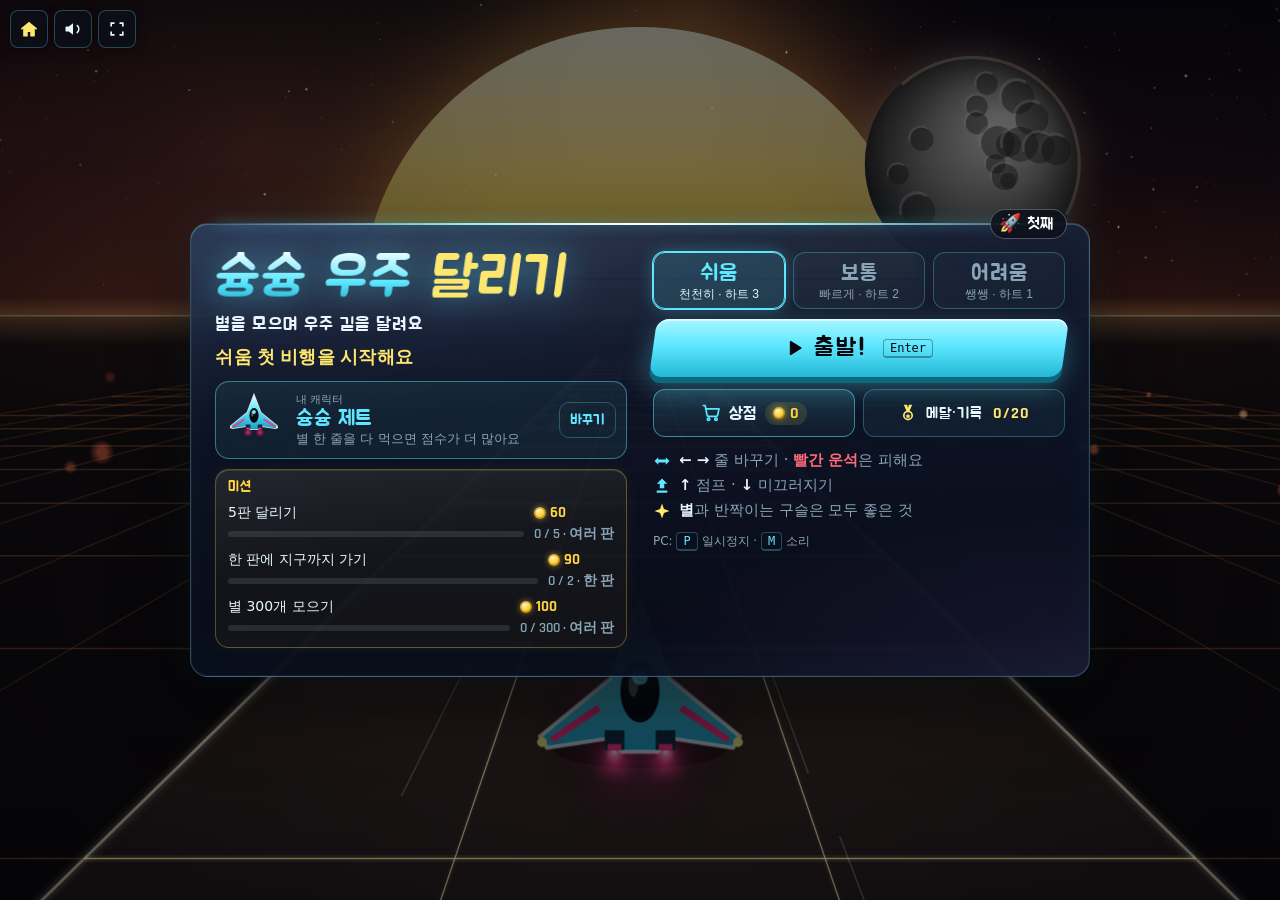
<file: runner/index.html>
<!DOCTYPE html>
<html lang="ko">
<head>
  <meta charset="UTF-8">
  <meta name="viewport" content="width=device-width, initial-scale=1, maximum-scale=1, user-scalable=no, viewport-fit=cover">
  <meta name="theme-color" content="#07080d">
  <meta name="mobile-web-app-capable" content="yes">
  <meta name="apple-mobile-web-app-capable" content="yes">
  <meta name="apple-mobile-web-app-status-bar-style" content="black-translucent">
  <link rel="manifest" href="manifest.json">
  <link rel="icon" href="icon.svg" type="image/svg+xml">
  <meta name="description" content="별을 모으며 네온 우주 길을 달리는 게임">
  <title>슝슝 우주 달리기</title>
  <link rel="preconnect" href="https://fonts.googleapis.com">
  <link rel="preconnect" href="https://fonts.gstatic.com" crossorigin>
  <link rel="stylesheet" href="https://fonts.googleapis.com/css2?family=Jua&family=Rajdhani:wght@600;700&display=swap">
  <link rel="stylesheet" href="style.css">
</head>
<body>
  <canvas id="game" aria-label="게임 화면"></canvas>
  <svg width="0" height="0" style="position:absolute" aria-hidden="true">
    <symbol id="i-pause" viewBox="0 0 24 24"><rect x="6" y="4.5" width="4" height="15" rx="1.2"/><rect x="14" y="4.5" width="4" height="15" rx="1.2"/></symbol>
    <symbol id="i-sound" viewBox="0 0 24 24"><path d="M4 9h3l5-4v14l-5-4H4a1 1 0 0 1-1-1v-4a1 1 0 0 1 1-1zm12.5-1.9a1 1 0 0 1 1.4 0 7 7 0 0 1 0 9.8 1 1 0 1 1-1.4-1.4 5 5 0 0 0 0-7 1 1 0 0 1 0-1.4z"/></symbol>
    <symbol id="i-mute" viewBox="0 0 24 24"><path d="M4 9h3l5-4v14l-5-4H4a1 1 0 0 1-1-1v-4a1 1 0 0 1 1-1zm11.3.3a1 1 0 0 1 1.4 0L18.5 11l1.8-1.7a1 1 0 1 1 1.4 1.4L19.9 12.5l1.8 1.8a1 1 0 0 1-1.4 1.4l-1.8-1.8-1.8 1.8a1 1 0 0 1-1.4-1.4l1.8-1.8-1.8-1.8a1 1 0 0 1 0-1.4z"/></symbol>
    <symbol id="i-fs" viewBox="0 0 24 24"><path d="M4 9V4h5v2H6v3zm11-5h5v5h-2V6h-3zM4 15h2v3h3v2H4zm14 3v-3h2v5h-5v-2z"/></symbol>
    <symbol id="i-play" viewBox="0 0 24 24"><path d="M7 4.5v15a1 1 0 0 0 1.5.9l12-7.5a1 1 0 0 0 0-1.8l-12-7.5A1 1 0 0 0 7 4.5z"/></symbol>
    <symbol id="i-again" viewBox="0 0 24 24"><path d="M12 4V1.5a.5.5 0 0 0-.8-.4L6.6 4.6a.5.5 0 0 0 0 .8l4.6 3.5a.5.5 0 0 0 .8-.4V6a6 6 0 1 1-6 6 1 1 0 1 0-2 0 8 8 0 1 0 8-8z"/></symbol>
    <symbol id="i-trophy" viewBox="0 0 24 24"><path d="M7 3h10v2h3a1 1 0 0 1 1 1v2a4 4 0 0 1-4 4h-.3A5 5 0 0 1 13 15v3h3v3H8v-3h3v-3a5 5 0 0 1-3.7-3H7a4 4 0 0 1-4-4V6a1 1 0 0 1 1-1h3zm10 4v3a2 2 0 0 0 2-2V7zM5 7v1a2 2 0 0 0 2 2V7z"/></symbol>
    <symbol id="i-lr" viewBox="0 0 24 24"><path d="M2 12l5-5v3h10V7l5 5-5 5v-3H7v3z"/></symbol>
    <symbol id="i-up" viewBox="0 0 24 24"><path d="M12 2l7 7h-4v6H9V9H5zM5 18h14v3H5z"/></symbol>
    <symbol id="i-down" viewBox="0 0 24 24"><path d="M5 3h14v3H5zM9 8h6v6h4l-7 7-7-7h4z"/></symbol>
    <symbol id="i-star" viewBox="0 0 24 24"><path d="M12 2l2.6 7.4L22 12l-7.4 2.6L12 22l-2.6-7.4L2 12l7.4-2.6z"/></symbol>
    <symbol id="i-rock" viewBox="0 0 24 24"><path d="M8 3l7 1 5 5 1 6-4 5-8 1-5-4-1-7zm1 5l-2 3 2 2m6-6l1 3-2 2"/></symbol>
    <symbol id="i-shield" viewBox="0 0 24 24"><path d="M12 2l8 3v6c0 5-3.5 9-8 11-4.5-2-8-6-8-11V5z"/></symbol>
    <symbol id="i-magnet" viewBox="0 0 24 24"><path d="M4 3h5v9a3 3 0 0 0 6 0V3h5v9a8 8 0 0 1-16 0zm0 2v3h5V5zm11 0v3h5V5z"/></symbol>
    <symbol id="i-bolt" viewBox="0 0 24 24"><path d="M14 1L4 14h7l-2 9 11-13h-7z"/></symbol>
    <symbol id="i-heart" viewBox="0 0 24 24"><path d="M12 21s-8-5.2-8-11a4.5 4.5 0 0 1 8-2.8A4.5 4.5 0 0 1 20 10c0 5.8-8 11-8 11z"/></symbol>
    <symbol id="i-cart" viewBox="0 0 24 24"><path d="M2 3h3l2.2 11.2A2 2 0 0 0 9.2 16H18a2 2 0 0 0 2-1.6L21.6 7H6.2M9 21a1.5 1.5 0 1 0 0-3 1.5 1.5 0 0 0 0 3zm9 0a1.5 1.5 0 1 0 0-3 1.5 1.5 0 0 0 0 3z" fill="none" stroke="currentColor" stroke-width="2" stroke-linejoin="round"/></symbol>
    <symbol id="i-house" viewBox="0 0 24 24"><path d="M12 3.2 2.6 11a1 1 0 0 0 1.3 1.5L5 11.6V20a1 1 0 0 0 1 1h4.5v-5.5h3V21H18a1 1 0 0 0 1-1v-8.4l1.1.9a1 1 0 0 0 1.3-1.5z"/></symbol>
    <symbol id="i-medal" viewBox="0 0 24 24"><path d="M7 2h4l1 4 1-4h4l-3 7.2A6 6 0 1 1 10 9.2zm5 9a4 4 0 1 0 0 8 4 4 0 0 0 0-8zm0 1.6 1 2 2.2.3-1.6 1.5.4 2.2-2-1.1-2 1.1.4-2.2-1.6-1.5 2.2-.3z"/></symbol>
  </svg>

  <div id="topbar">
    <a id="btn-hub" class="icon-btn" href="../index.html" aria-label="게임 고르기로 가기"><svg class="i" aria-hidden="true"><use href="#i-house"/></svg></a>
    <button id="btn-pause" class="icon-btn" aria-label="일시정지"><svg class="i" aria-hidden="true"><use href="#i-pause"/></svg></button>
    <button id="btn-mute" class="icon-btn" aria-label="소리 켜기/끄기"><svg class="i on" aria-hidden="true"><use href="#i-sound"/></svg><svg class="i off" aria-hidden="true"><use href="#i-mute"/></svg></button>
    <button id="btn-fs" class="icon-btn" aria-label="전체 화면"><svg class="i" aria-hidden="true"><use href="#i-fs"/></svg></button>
  </div>
  <div id="toast" role="status"></div>

  <!-- 시작 화면: 왼쪽 로고·내 캐릭터·미션 / 오른쪽 난이도·출발·상점·메달·도움말 -->
  <section id="scr-title" class="screen">
    <div class="panel tpanel">
      <span class="pf-badge" data-pf-badge hidden></span>
      <div class="t-left">
        <h1 class="logo ko">슝슝 <span class="space">우주 </span><span class="hl">달리기</span></h1>
        <p class="tagline">별을 모으며 우주 길을 달려요</p>
        <p id="best" class="best"></p>
        <button id="btn-ship" type="button" class="ship-card" aria-label="캐릭터 바꾸기">
          <canvas id="ship-preview" class="ship-cv" width="128" height="128" aria-hidden="true"></canvas>
          <span class="sc-txt"><small>내 캐릭터</small><b id="ship-name">슝슝 제트</b><em id="ship-desc"></em></span>
          <span class="sc-go">바꾸기</span>
        </button>
        <div id="title-missions" class="mcard"></div>
      </div>
      <div class="t-right">
        <div class="level-seg" role="group" aria-label="난이도">
          <button type="button" data-diff="easy" aria-pressed="true"><b>쉬움</b><small>천천히 · 하트 3</small></button>
          <button type="button" data-diff="normal" aria-pressed="false"><b>보통</b><small>빠르게 · 하트 2</small></button>
          <button type="button" data-diff="hard" aria-pressed="false"><b>어려움</b><small>쌩쌩 · 하트 1</small></button>
        </div>
        <p id="loadout-line" class="loadout-line"></p>
        <button id="btn-start" class="big-btn"><svg class="i" aria-hidden="true"><use href="#i-play"/></svg><span>출발!</span> <kbd class="only-pc">Enter</kbd></button>
        <div class="t-row">
          <button id="btn-shop" type="button" class="shop-btn"><svg class="i" aria-hidden="true"><use href="#i-cart"/></svg><span>상점</span><span class="coin-pill"><i class="cn" aria-hidden="true"></i><b id="coin-count">0</b></span></button>
          <button id="btn-medals" class="mini-btn"><svg class="i" aria-hidden="true"><use href="#i-medal"/></svg><span>메달·기록 <b id="medal-count">0/0</b></span></button>
        </div>
        <ul class="help">
          <li><svg class="i" aria-hidden="true"><use href="#i-lr"/></svg><span><b class="only-touch">옆으로 밀기</b><b class="only-pc">← →</b> 줄 바꾸기 · <b class="danger">빨간 운석</b>은 피해요</span></li>
          <li><svg class="i" aria-hidden="true"><use href="#i-up"/></svg><span><b class="only-touch">위로 밀기</b><b class="only-pc">↑</b> 점프 · <b class="only-touch">아래로 밀기</b><b class="only-pc">↓</b> 미끄러지기</span></li>
          <li><svg class="i gold" aria-hidden="true"><use href="#i-star"/></svg><span><b>별</b>과 반짝이는 구슬은 모두 좋은 것</span></li>
        </ul>
        <p class="pc-line only-pc">PC: <kbd>P</kbd> 일시정지 · <kbd>M</kbd> 소리</p>
      </div>
    </div>
  </section>

  <!-- 상점 -->
  <section id="scr-shop" class="screen">
    <div class="panel wide spanel">
      <div class="shop-head">
        <h2>상점</h2>
        <span class="coin-pill big"><i class="cn" aria-hidden="true"></i><b id="shop-coins">0</b></span>
      </div>
      <div class="tabs" role="tablist" aria-label="상점 칸">
        <button type="button" role="tab" data-tab="chars" aria-selected="true">캐릭터</button>
        <button type="button" role="tab" data-tab="up" aria-selected="false">강화</button>
        <button type="button" role="tab" data-tab="items" aria-selected="false">시작 아이템</button>
      </div>
      <p id="shop-sub" class="sub shop-sub"></p>
      <div id="shop-list" class="shop-list"></div>
      <button id="btn-shop-back" class="big-btn"><span>닫기</span></button>
    </div>
  </section>

  <!-- 메달 · 기록 -->
  <section id="scr-medals" class="screen">
    <div class="panel wide">
      <h2>메달 · 기록</h2>
      <p class="sub" id="medal-sub"></p>
      <div id="medal-list"></div>
      <dl id="record-list" class="records"></dl>
      <button id="btn-medals-back" class="big-btn"><span>닫기</span></button>
    </div>
  </section>

  <!-- 일시정지 -->
  <section id="scr-pause" class="screen">
    <div class="panel">
      <h2>일시정지</h2>
      <p class="sub">숨 고르고 다시 날아요</p>
      <button id="btn-resume" class="big-btn"><svg class="i" aria-hidden="true"><use href="#i-play"/></svg><span>계속하기</span></button>
      <button id="btn-quit" class="mini-btn wide-mini"><svg class="i" aria-hidden="true"><use href="#i-house"/></svg><span>처음 화면으로</span></button>
    </div>
  </section>

  <!-- 한 번 더? (하트가 다했을 때 한 판에 한 번, 돈 0원): 큰 버튼 둘레에 줄어드는 시계, 작은 "그만하기" -->
  <section id="scr-cont" class="screen">
    <div class="panel cpanel">
      <h2 id="cont-title">운석에 쾅!</h2>
      <button id="btn-cont" class="cont-btn" aria-label="한 번 더 하기">
        <svg class="cont-clock" viewBox="0 0 100 100" aria-hidden="true"><circle class="bg" cx="50" cy="50" r="46"/><circle id="cont-ring" class="ring" cx="50" cy="50" r="46"/></svg>
        <span class="cont-in"><b>한 번 더!</b><small>이 자리에서 이어 달려요</small><em id="cont-num">5</em></span>
      </button>
      <button id="btn-cont-no" class="text-btn cont-no">그만하기</button>
    </div>
  </section>

  <!-- 게임 오버: 왼쪽 점수·기록 / 오른쪽 코인·미션·메달·버튼 -->
  <section id="scr-over" class="screen">
    <div class="panel opanel">
      <div class="o-left">
        <h2 id="over-title">운석에 쾅!</h2>
        <p class="score-big"><span id="over-score">0</span><small>점</small></p>
        <p id="over-new" class="new-best"><svg class="i" aria-hidden="true"><use href="#i-trophy"/></svg> 최고 점수 경신</p>
        <dl class="stats">
          <div><dt>거리</dt><dd id="over-dist">0m</dd></div>
          <div><dt>별</dt><dd id="over-stars">0</dd></div>
          <div><dt>시간</dt><dd id="over-time">0:00</dd></div>
        </dl>
        <p id="over-diff" class="over-diff"></p>
        <div id="over-records" class="chips"></div>
      </div>
      <div class="o-right">
        <div class="coin-earn">
          <span class="ce-head"><i class="cn" aria-hidden="true"></i>얻은 코인</span>
          <b id="over-coins">+0</b>
          <span id="over-coin-parts" class="ce-parts"></span>
        </div>
        <div id="over-missions" class="mcard"></div>
        <div id="over-medals" class="new-medals"></div>
        <button id="btn-retry" class="big-btn"><svg class="i" aria-hidden="true"><use href="#i-again"/></svg><span>다시 하기</span> <kbd class="only-pc">Enter</kbd></button>
        <div class="o-btns">
          <button id="btn-home" class="mini-btn"><span>처음 화면으로</span></button>
          <a id="btn-over-hub" class="mini-btn" href="../index.html"><svg class="i" aria-hidden="true"><use href="#i-house"/></svg><span>게임 고르기</span></a>
        </div>
      </div>
    </div>
  </section>

  <script src="../common/profile.js"></script>
  <script src="../common/hub.js"></script>
  <script src="../common/worlds.js"></script>
  <script src="../common/sound.js"></script>
  <script src="../common/vfx.js"></script>
  <script src="js/util.js"></script>
  <script src="js/data.js"></script>
  <script src="js/world.js"></script>
  <script src="js/shop.js"></script>
  <script src="js/render.js"></script>
  <script src="js/input.js"></script>
  <script src="js/audio.js"></script>
  <script src="js/main.js"></script>
</body>
</html>
</file>
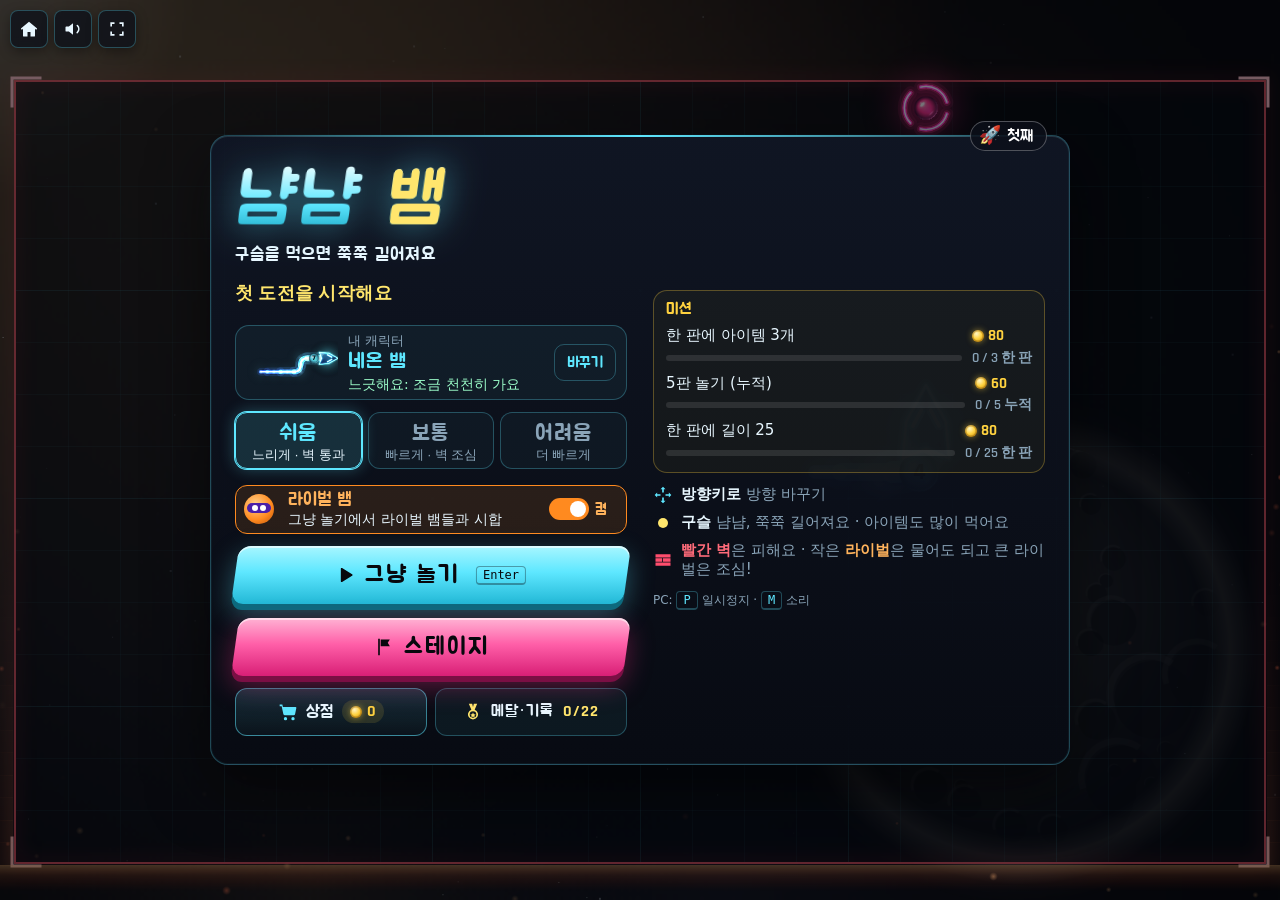
<file: snake/index.html>
<!DOCTYPE html>
<html lang="ko">
<head>
  <meta charset="UTF-8">
  <meta name="viewport" content="width=device-width, initial-scale=1, maximum-scale=1, user-scalable=no, viewport-fit=cover">
  <meta name="theme-color" content="#07080d">
  <meta name="mobile-web-app-capable" content="yes">
  <meta name="apple-mobile-web-app-capable" content="yes">
  <meta name="apple-mobile-web-app-status-bar-style" content="black-translucent">
  <link rel="manifest" href="manifest.json">
  <link rel="icon" href="icon.svg" type="image/svg+xml">
  <meta name="description" content="에너지 구슬을 먹을수록 길어지는 네온 뱀 게임">
  <title>냠냠 뱀</title>
  <link rel="preconnect" href="https://fonts.googleapis.com">
  <link rel="preconnect" href="https://fonts.gstatic.com" crossorigin>
  <link rel="stylesheet" href="https://fonts.googleapis.com/css2?family=Jua&family=Rajdhani:wght@600;700&display=swap">
  <link rel="stylesheet" href="style.css">
</head>
<body>
  <canvas id="game" aria-label="게임 화면"></canvas>
  <svg width="0" height="0" style="position:absolute" aria-hidden="true">
    <symbol id="i-pause" viewBox="0 0 24 24"><rect x="6" y="4.5" width="4" height="15" rx="1.2"/><rect x="14" y="4.5" width="4" height="15" rx="1.2"/></symbol>
    <symbol id="i-sound" viewBox="0 0 24 24"><path d="M4 9h3l5-4v14l-5-4H4a1 1 0 0 1-1-1v-4a1 1 0 0 1 1-1zm12.5-1.9a1 1 0 0 1 1.4 0 7 7 0 0 1 0 9.8 1 1 0 1 1-1.4-1.4 5 5 0 0 0 0-7 1 1 0 0 1 0-1.4z"/></symbol>
    <symbol id="i-mute" viewBox="0 0 24 24"><path d="M4 9h3l5-4v14l-5-4H4a1 1 0 0 1-1-1v-4a1 1 0 0 1 1-1zm11.3.3a1 1 0 0 1 1.4 0L18.5 11l1.8-1.7a1 1 0 1 1 1.4 1.4L19.9 12.5l1.8 1.8a1 1 0 0 1-1.4 1.4l-1.8-1.8-1.8 1.8a1 1 0 0 1-1.4-1.4l1.8-1.8-1.8-1.8a1 1 0 0 1 0-1.4z"/></symbol>
    <symbol id="i-fs" viewBox="0 0 24 24"><path d="M4 9V4h5v2H6v3zm11-5h5v5h-2V6h-3zM4 15h2v3h3v2H4zm14 3v-3h2v5h-5v-2z"/></symbol>
    <symbol id="i-play" viewBox="0 0 24 24"><path d="M7 4.5v15a1 1 0 0 0 1.5.9l12-7.5a1 1 0 0 0 0-1.8l-12-7.5A1 1 0 0 0 7 4.5z"/></symbol>
    <symbol id="i-again" viewBox="0 0 24 24"><path d="M12 4V1.5a.5.5 0 0 0-.8-.4L6.6 4.6a.5.5 0 0 0 0 .8l4.6 3.5a.5.5 0 0 0 .8-.4V6a6 6 0 1 1-6 6 1 1 0 1 0-2 0 8 8 0 1 0 8-8z"/></symbol>
    <symbol id="i-trophy" viewBox="0 0 24 24"><path d="M7 3h10v2h3a1 1 0 0 1 1 1v2a4 4 0 0 1-4 4h-.3A5 5 0 0 1 13 15v3h3v3H8v-3h3v-3a5 5 0 0 1-3.7-3H7a4 4 0 0 1-4-4V6a1 1 0 0 1 1-1h3zm10 4v3a2 2 0 0 0 2-2V7zM5 7v1a2 2 0 0 0 2 2V7z"/></symbol>
    <symbol id="i-swipe" viewBox="0 0 24 24"><path d="M12 2l3 3h-2v4h-2V5H9zm0 20l-3-3h2v-4h2v4h2zM2 12l3-3v2h4v2H5v2zm20 0l-3 3v-2h-4v-2h4V9z"/></symbol>
    <symbol id="i-orb" viewBox="0 0 24 24"><circle cx="12" cy="12" r="6"/></symbol>
    <symbol id="i-star" viewBox="0 0 24 24"><path d="M12 2l2.6 7.4L22 12l-7.4 2.6L12 22l-2.6-7.4L2 12l7.4-2.6z"/></symbol>
    <symbol id="i-wall" viewBox="0 0 24 24"><path d="M3 5h18v4H3zm0 5h8v4H3zm9 0h9v4h-9zM3 15h18v4H3z"/></symbol>
    <symbol id="i-medal" viewBox="0 0 24 24"><path d="M7 2h4l1 4 1-4h4l-3 7.2A6 6 0 1 1 10 9.2zm5 9a4 4 0 1 0 0 8 4 4 0 0 0 0-8zm0 1.6 1 2 2.2.3-1.6 1.5.4 2.2-2-1.1-2 1.1.4-2.2-1.6-1.5 2.2-.3z"/></symbol>
    <symbol id="i-flag" viewBox="0 0 24 24"><path d="M5 2h2v20H5zm3 1h11l-2.5 4L19 11H8z"/></symbol>
    <symbol id="i-cart" viewBox="0 0 24 24"><path d="M2 3h3.2l.7 3H21a1 1 0 0 1 1 1.2l-1.4 7A2 2 0 0 1 18.6 16H8.4a2 2 0 0 1-2-1.6L4.4 5H2zm7 15a2 2 0 1 1 0 4 2 2 0 0 1 0-4zm9 0a2 2 0 1 1 0 4 2 2 0 0 1 0-4z"/></symbol>
    <symbol id="i-home" viewBox="0 0 24 24"><path d="M12 3.2 2.6 11a1 1 0 0 0 1.3 1.5l.9-.8V20a1 1 0 0 0 1 1h4.4v-5.5h3.6V21h4.4a1 1 0 0 0 1-1v-8.3l.9.8a1 1 0 0 0 1.3-1.5z"/></symbol>
    <symbol id="i-close" viewBox="0 0 24 24"><path d="M6.4 5 12 10.6 17.6 5 19 6.4 13.4 12l5.6 5.6-1.4 1.4-5.6-5.6L6.4 19 5 17.6l5.6-5.6L5 6.4z"/></symbol>
    <symbol id="i-note" viewBox="0 0 24 24"><path d="M9 3.5 20 1.5v13.2a3.3 3.3 0 1 1-2-3V6.1l-7 1.3v9.3a3.3 3.3 0 1 1-2-3z"/></symbol>
    <symbol id="i-lock" viewBox="0 0 24 24"><path d="M7 10V7a5 5 0 0 1 10 0v3h1a1 1 0 0 1 1 1v9a1 1 0 0 1-1 1H6a1 1 0 0 1-1-1v-9a1 1 0 0 1 1-1zm2 0h6V7a3 3 0 0 0-6 0z"/></symbol>
  </svg>

  <div id="topbar">
    <button id="btn-hub" class="icon-btn" aria-label="게임 고르기로"><svg class="i" aria-hidden="true"><use href="#i-home"/></svg></button>
    <button id="btn-pause" class="icon-btn" aria-label="일시정지"><svg class="i" aria-hidden="true"><use href="#i-pause"/></svg></button>
    <button id="btn-mute" class="icon-btn" aria-label="소리 켜기/끄기"><svg class="i on" aria-hidden="true"><use href="#i-sound"/></svg><svg class="i off" aria-hidden="true"><use href="#i-mute"/></svg></button>
    <button id="btn-fs" class="icon-btn" aria-label="전체 화면"><svg class="i" aria-hidden="true"><use href="#i-fs"/></svg></button>
  </div>
  <div id="toast" role="status"></div>

  <!-- 시작 화면: 가로 화면은 두 칸 (왼쪽 로고·내 캐릭터·난이도·시작·상점 / 오른쪽 미션·도움말) -->
  <section id="scr-title" class="screen">
    <div class="panel tpanel">
      <span class="pf-badge" data-pf-badge hidden></span>
      <div class="t-left">
        <h1 class="logo ko">냠냠 <span>뱀</span></h1>
        <p class="tagline">구슬을 먹으면 쭉쭉 길어져요</p>
        <p id="best" class="best"></p>
        <button id="btn-char" type="button" class="char-card" aria-label="캐릭터 바꾸기">
          <canvas id="char-preview" class="char-cv" width="168" height="76" aria-hidden="true"></canvas>
          <span class="cc-txt"><small>내 캐릭터</small><b id="char-name">네온 뱀</b><em id="char-trait"></em></span>
          <span class="cc-go">바꾸기</span>
        </button>
        <div class="level-seg three" role="group" aria-label="난이도">
          <button type="button" data-diff="easy" aria-pressed="true"><b>쉬움</b><small>느리게 · 벽 통과</small></button>
          <button type="button" data-diff="normal" aria-pressed="false"><b>보통</b><small>빠르게 · 벽 조심</small></button>
          <button type="button" data-diff="hard" aria-pressed="false" class="hard"><b>어려움</b><small>더 빠르게</small></button>
        </div>
        <button id="btn-rival" type="button" class="rival-tog" aria-pressed="true" aria-label="라이벌 뱀 켜기 끄기">
          <span class="rv-face" aria-hidden="true"><i></i><i></i></span>
          <span class="rv-txt"><b>라이벌 뱀</b><small>그냥 놀기에서 라이벌 뱀들과 시합</small></span>
          <span class="rv-sw" aria-hidden="true"><i></i><em id="rival-state">켬</em></span>
        </button>
        <div class="modes">
          <button id="btn-start" class="big-btn"><svg class="i" aria-hidden="true"><use href="#i-play"/></svg><span>그냥 놀기</span> <kbd class="only-pc">Enter</kbd></button>
          <button id="btn-stage" class="big-btn pink"><svg class="i" aria-hidden="true"><use href="#i-flag"/></svg><span>스테이지</span> <b id="stage-tag" class="tag"></b></button>
        </div>
        <p id="loadout-line" class="loadout-line"></p>
        <div class="t-row">
          <button id="btn-shop" type="button" class="shop-btn"><svg class="i" aria-hidden="true"><use href="#i-cart"/></svg><span>상점</span><span class="coin-pill"><i class="cn" aria-hidden="true"></i><b id="coin-count">0</b></span></button>
          <button id="btn-medals" class="mini-btn"><svg class="i" aria-hidden="true"><use href="#i-medal"/></svg><span>메달·기록 <b id="medal-count">0/0</b></span></button>
        </div>
      </div>
      <div class="t-right">
        <div id="title-missions" class="mcard"></div>
        <!-- 도움말은 짧게 세 줄 (아이가 읽기 쉽게) -->
        <ul class="help">
          <li><svg class="i" aria-hidden="true"><use href="#i-swipe"/></svg><span><b class="only-touch">화면을 밀어서</b><b class="only-pc">방향키로</b> 방향 바꾸기</span></li>
          <li><svg class="i gold" aria-hidden="true"><use href="#i-orb"/></svg><span><b>구슬</b> 냠냠, 쭉쭉 길어져요 · 아이템도 많이 먹어요</span></li>
          <li><svg class="i red" aria-hidden="true"><use href="#i-wall"/></svg><span><b class="danger">빨간 벽</b>은 피해요 · 작은 <b class="rv">라이벌</b>은 물어도 되고 큰 라이벌은 조심!</span></li>
        </ul>
        <p class="pc-line only-pc">PC: <kbd>P</kbd> 일시정지 · <kbd>M</kbd> 소리</p>
      </div>
    </div>
  </section>

  <!-- 상점: 캐릭터 · 강화 · 시작 아이템 -->
  <section id="scr-shop" class="screen">
    <div class="panel wide spanel">
      <div class="shop-head">
        <h2>상점</h2>
        <span class="coin-pill big"><i class="cn" aria-hidden="true"></i><b id="shop-coins">0</b></span>
      </div>
      <div class="tabs" role="tablist" aria-label="상점 칸">
        <button type="button" role="tab" data-tab="chars" aria-selected="true">캐릭터</button>
        <button type="button" role="tab" data-tab="up" aria-selected="false">강화</button>
        <button type="button" role="tab" data-tab="items" aria-selected="false">시작 아이템</button>
      </div>
      <p id="shop-sub" class="sub shop-sub"></p>
      <div id="shop-list" class="shop-list"></div>
      <button id="btn-shop-back" class="big-btn"><span>닫기</span></button>
    </div>
  </section>

  <!-- 스테이지 고르기 -->
  <section id="scr-stage" class="screen">
    <div class="panel wide">
      <div class="p-head">
        <h2>스테이지 <b id="stage-stars" class="star-pill">★ 0</b></h2>
        <button id="btn-stage-x" type="button" class="x-btn" aria-label="닫기"><svg class="i" aria-hidden="true"><use href="#i-close"/></svg></button>
      </div>
      <p class="sub">구슬을 다 먹으면 다음 단계! 빨리 깨면 별이 더 많아요</p>
      <div id="level-list"></div>
      <button id="btn-stage-back" class="text-btn">처음 화면으로</button>
    </div>
  </section>

  <!-- 메달 · 기록 -->
  <section id="scr-medals" class="screen">
    <div class="panel wide">
      <div class="p-head">
        <h2>메달 · 기록</h2>
        <button id="btn-medals-x" type="button" class="x-btn" aria-label="닫기"><svg class="i" aria-hidden="true"><use href="#i-close"/></svg></button>
      </div>
      <p class="sub" id="medal-sub"></p>
      <div id="medal-list"></div>
      <dl id="record-list" class="records"></dl>
      <button id="btn-medals-back" class="big-btn"><span>닫기</span></button>
    </div>
  </section>

  <!-- 일시정지 -->
  <section id="scr-pause" class="screen">
    <div class="panel">
      <h2>일시정지</h2>
      <p class="sub">숨 고르고 다시 달려요</p>
      <button id="btn-resume" class="big-btn"><svg class="i" aria-hidden="true"><use href="#i-play"/></svg><span>계속하기</span></button>
      <button id="btn-music" type="button" class="music-tog" aria-pressed="true"><svg class="i" aria-hidden="true"><use href="#i-note"/></svg><span>음악 켬</span></button>
      <button id="btn-quit" class="text-btn">처음 화면으로</button>
    </div>
  </section>

  <!-- 한 번 더! (한 판에 한 번): 큰 단추 + 5초 고리, 작게 그만하기 -->
  <section id="scr-cont" class="screen">
    <div class="panel cpanel">
      <p class="c-head">앗! 한 번 더 할까요?</p>
      <button id="btn-cont" type="button" class="cont-btn">
        <svg id="cont-ring" class="c-ring" viewBox="0 0 100 100" aria-hidden="true"><circle cx="50" cy="50" r="46"/><circle class="c-go" cx="50" cy="50" r="46"/></svg>
        <span class="c-txt"><svg class="i" aria-hidden="true"><use href="#i-again"/></svg>한 번 더!</span>
      </button>
      <button id="btn-giveup" type="button" class="text-btn">그만하기</button>
    </div>
  </section>

  <!-- 게임 오버: 가로 화면은 두 칸 (왼쪽 점수·기록 / 오른쪽 코인·미션·메달·버튼) -->
  <section id="scr-over" class="screen">
    <div class="panel opanel">
      <div class="o-left">
        <h2 id="over-title">앗, 쿵!</h2>
        <p class="score-big"><span id="over-score">0</span><small>점</small></p>
        <p id="over-rival" class="rival-line" hidden></p>
        <p id="over-new" class="new-best"><svg class="i" aria-hidden="true"><use href="#i-trophy"/></svg> 최고 기록 경신</p>
        <dl class="stats">
          <div><dt>길이</dt><dd id="over-len">4</dd></div>
          <div><dt>먹은 구슬</dt><dd id="over-eaten">0</dd></div>
          <div><dt id="over-t3">시간</dt><dd id="over-time">0:00</dd></div>
        </dl>
        <div id="over-records" class="chips"></div>
        <div id="over-medals" class="new-medals"></div>
      </div>
      <div class="o-right">
        <div class="coin-earn">
          <span class="ce-head"><i class="cn" aria-hidden="true"></i>얻은 코인</span>
          <b id="over-coins">+0</b>
          <span id="over-coin-parts" class="ce-parts"></span>
        </div>
        <div id="over-missions" class="mcard"></div>
        <div class="o-btns">
          <button id="btn-retry" class="big-btn"><svg class="i" aria-hidden="true"><use href="#i-again"/></svg><span>다시 하기</span> <kbd class="only-pc">Enter</kbd></button>
          <div class="o-sub">
            <button id="btn-home" type="button" class="mini-btn">처음 화면</button>
            <button id="btn-hub2" type="button" class="mini-btn" aria-label="게임 고르기로"><svg class="i" aria-hidden="true"><use href="#i-home"/></svg><span>게임 고르기</span></button>
          </div>
        </div>
      </div>
    </div>
  </section>

  <script src="../common/profile.js"></script>
  <script src="../common/hub.js"></script>
  <script src="../common/worlds.js"></script>
  <script src="../common/sound.js"></script>
  <script src="../common/vfx.js"></script>
  <script src="js/util.js"></script>
  <script src="js/data.js"></script>
  <script src="js/world.js"></script>
  <script src="js/shop.js"></script>
  <script src="js/space.js"></script>
  <script src="js/render.js"></script>
  <script src="js/input.js"></script>
  <script src="js/audio.js"></script>
  <script src="js/main.js"></script>
</body>
</html>
</file>
<file: bridge/style.css>
/* 슥슥 우주 다리. 공통 모양(패널·버튼·상점·미션·메달)은 슝슝 우주 달리기 style.css에서 가져왔고, 이 게임만의 모양은 맨 아래 */
:root {
  --bg: #07080d;
  --panel: rgba(12, 16, 26, 0.92);
  --line: rgba(94, 231, 255, 0.28);
  --text: #e8f7ff;
  --muted: #8aa4b8;
  --cyan: #5ee7ff;
  --yellow: #ffe66d;
  --pink: #ff2e88;
  --red: #ff4d6d;
  --disp: "Jua", system-ui, sans-serif;
  --num: "Rajdhani", system-ui, sans-serif;
  --ease: cubic-bezier(.16, 1, .3, 1);
  --back: cubic-bezier(.2, 1.5, .45, 1);
}

* { box-sizing: border-box; }

html, body {
  margin: 0;
  height: 100%;
  overflow: hidden;
  background: var(--bg);
  color: var(--text);
  font-family: system-ui, -apple-system, "Apple SD Gothic Neo", "Malgun Gothic", sans-serif;
  -webkit-user-select: none;
  user-select: none;
  -webkit-tap-highlight-color: transparent;
  -webkit-touch-callout: none;
  touch-action: none;
  overscroll-behavior: none;
}

#game { display: block; position: fixed; inset: 0; }

kbd {
  display: inline-block;
  padding: 1px 6px;
  border: 1px solid var(--line);
  border-bottom-width: 2px;
  border-radius: 4px;
  font: 12px ui-monospace, monospace;
  color: var(--cyan);
}
.i { width: 1em; height: 1em; fill: currentColor; flex: none; vertical-align: -0.14em; }

/* ─── 위쪽 버튼: 아이콘 + 유리 느낌 ─── */
#topbar {
  position: fixed;
  top: max(10px, env(safe-area-inset-top));
  left: max(10px, env(safe-area-inset-left));
  display: flex;
  gap: 6px;
  z-index: 15;   /* 메뉴 화면(.screen 10) 위: 시작 화면에서도 소리·전체 화면·집 단추를 누를 수 있게 */
}
.icon-btn {
  display: grid; place-items: center;
  width: 38px; height: 38px;
  border: 1px solid var(--line);
  border-radius: 8px;
  background: rgba(12, 16, 26, .72);
  backdrop-filter: blur(4px);
  box-shadow: 0 4px 12px rgba(0, 0, 0, .35);
  color: var(--text);
  cursor: pointer;
  transition: transform .08s, border-color .15s;
}
.icon-btn:hover { border-color: var(--cyan); }
.icon-btn:active { transform: scale(.92); }
.icon-btn .i { width: 20px; height: 20px; color: var(--text); }
#btn-mute .off { display: none; }
#btn-mute.muted .on { display: none; }
#btn-mute.muted .off { display: block; color: var(--red); }
#btn-fs[hidden] { display: none; }

body.touch .only-pc { display: none; }
body:not(.touch) .only-touch { display: none; }

#toast {
  position: fixed;
  left: 50%; bottom: 40px;
  transform: translateX(-50%) translateY(10px);
  padding: 8px 16px;
  border-radius: 8px;
  background: var(--panel);
  border: 1px solid var(--line);
  opacity: 0;
  transition: opacity .2s, transform .2s;
  pointer-events: none;
  z-index: 20;
  white-space: nowrap;
  max-width: calc(100vw - 24px);
  overflow: hidden;
  text-overflow: ellipsis;
}
#toast.on { opacity: 1; transform: translateX(-50%); }

/* ─── 오버레이 화면 ─── */
.screen {
  position: fixed;
  inset: 0;
  display: none;
  align-items: center;
  justify-content: center;
  padding: 16px;
  background: rgba(7, 8, 13, 0.55);
  z-index: 10;
  overflow-y: auto;
}
.screen.on { display: flex; animation: fade .25s ease-out; }
@keyframes fade { from { opacity: 0; } to { opacity: 1; } }

.panel {
  position: relative;
  width: 100%;
  max-width: 440px;
  margin: auto;
  padding: 28px 24px;
  border: 1px solid var(--line);
  border-radius: 18px;
  background: linear-gradient(180deg, rgba(16, 22, 36, .97), rgba(8, 11, 19, .97));
  box-shadow: 0 24px 60px rgba(0, 0, 0, .55), 0 0 0 1px rgba(94, 231, 255, .06) inset, 0 1px 0 rgba(255, 255, 255, .08) inset;
  text-align: center;
}
.panel::before { content: ""; position: absolute; left: 24px; right: 24px; top: -1px; height: 2px; border-radius: 2px; background: linear-gradient(90deg, transparent, var(--cyan), transparent); }
.screen.on .panel { animation: panelIn .4s var(--ease) both; }
@keyframes panelIn { from { opacity: 0; transform: translateY(18px) scale(.97); } }
/* 결과 창 (2026-11-07): 축하 연출 뒤 아래에서 부드럽게 떠오르며 살짝 통통 (움직임 줄이기면 그냥 나타남) */
#scr-clear.on .panel { animation: clearUp .7s cubic-bezier(.2, 1.25, .35, 1) both; }
@keyframes clearUp { 0% { opacity: 0; transform: translateY(90px) scale(.92); } 55% { opacity: 1; } 100% { opacity: 1; transform: none; } }
@media (prefers-reduced-motion: reduce) { #scr-clear.on .panel { animation: fade .2s ease-out both; } }

h1, h2 { margin: 0 0 6px; }
h2 { font: normal 30px var(--disp); letter-spacing: 1px; }
.sub { color: var(--muted); margin: 0 0 18px; }

/* 로고: N-GUN과 같은 기울어진 네온 글자 */
.logo {
  font: 700 54px/1 var(--num); font-style: italic; letter-spacing: 5px; margin-bottom: 8px; white-space: nowrap;
  background: linear-gradient(180deg, #e9fdff 0%, #5ee7ff 55%, #1aa7c4 100%);
  -webkit-background-clip: text; background-clip: text; color: transparent;
  filter: drop-shadow(0 0 18px rgba(94, 231, 255, .55));
}
.logo span { color: var(--yellow); -webkit-text-fill-color: var(--yellow); }
.tagline { margin: 0 0 14px; font: normal 18px var(--disp); letter-spacing: 1px; }
.best { color: var(--yellow); margin: 0 0 20px; font: 600 18px var(--num); letter-spacing: .5px; }

/* 큰 버튼: 비스듬한 네온 + 광택이 스친다 */
.big-btn {
  position: relative; overflow: hidden;
  display: flex; align-items: center; justify-content: center; gap: 10px;
  width: 100%;
  padding: 14px;
  border: none;
  border-radius: 12px;
  transform: skewX(-8deg);
  background: linear-gradient(180deg, #a8f6ff 0%, #5ee7ff 45%, #22b8d6 100%);
  box-shadow: 0 6px 0 #0c6a7e, 0 10px 26px rgba(94, 231, 255, .35), inset 0 2px 0 rgba(255, 255, 255, .6);
  color: var(--bg);
  font: normal 24px var(--disp); letter-spacing: 2px;
  cursor: pointer;
}
.big-btn > * { transform: skewX(8deg); }
.big-btn .i { width: 20px; height: 20px; }
.big-btn kbd { color: var(--bg); border-color: rgba(7, 8, 13, 0.35); margin-left: 6px; font-size: 12px; letter-spacing: 0; }
.big-btn::after {
  content: ""; position: absolute; inset: 0; pointer-events: none;
  background: linear-gradient(105deg, transparent 35%, rgba(255, 255, 255, .6) 48%, transparent 60%) no-repeat;
  background-size: 250% 100%; background-position: 160% 0;
  animation: sweep 3.4s 1s ease-in-out infinite;
}
@keyframes sweep { 0% { background-position: 160% 0; } 28%, 100% { background-position: -70% 0; } }
.big-btn:active { transform: skewX(-8deg) translateY(4px); box-shadow: 0 2px 0 #0c6a7e, 0 6px 16px rgba(94, 231, 255, .3), inset 0 2px 0 rgba(255, 255, 255, .5); }
.big-btn:focus-visible { outline: 2px solid var(--yellow); outline-offset: 2px; }
.text-btn {
  margin-top: 14px;
  background: none;
  border: none;
  color: var(--muted);
  font-size: 14px;
  cursor: pointer;
  text-decoration: underline;
}

.help {
  list-style: none;
  padding: 0;
  margin: 22px 0 0;
  display: flex;
  flex-direction: column;
  gap: 7px;
  font-size: 14px;
  color: var(--muted);
  text-align: left;
}
.help li { display: flex; align-items: center; gap: 8px; }
.help .i { width: 18px; height: 18px; color: var(--cyan); }
.help .i.pink { color: var(--pink); }
.help .i.gold { color: var(--yellow); }
.help .i.red { color: var(--red); }
.help b { color: var(--text); }
.pc-line { font-size: 12px; color: var(--muted); margin: 12px 0 0; }

/* ─── 모드 버튼 · 메달 ─── */
.modes { display: flex; flex-direction: column; gap: 14px; }
.big-btn.pink { background: linear-gradient(180deg, #ffb3d4 0%, #ff5fa8 45%, #d81f76 100%); box-shadow: 0 6px 0 #7a0f44, 0 10px 26px rgba(255, 46, 136, .35), inset 0 2px 0 rgba(255, 255, 255, .55); }
.big-btn.pink:active { box-shadow: 0 2px 0 #7a0f44, 0 6px 16px rgba(255, 46, 136, .3), inset 0 2px 0 rgba(255, 255, 255, .5); }
.big-btn .tag { font: 700 14px var(--num); letter-spacing: .5px; padding: 2px 8px; border-radius: 999px; background: rgba(7, 8, 13, .25); }
.big-btn .tag:empty { display: none; }
.mini-btn { display: inline-flex; align-items: center; justify-content: center; gap: 8px; min-height: 44px; padding: 8px 16px; border-radius: 12px; border: 1px solid var(--line); background: rgba(94, 231, 255, .06); color: var(--text); font: normal 16px var(--disp); letter-spacing: 1px; cursor: pointer; }
.mini-btn .i { width: 20px; height: 20px; color: var(--yellow); }
.mini-btn b { font: 700 16px var(--num); color: var(--yellow); margin-left: 4px; }
.help .glyphs { display: inline-flex; gap: 3px; min-width: 18px; font: 700 13px var(--num); font-style: normal; }
.help .glyphs i { font-style: normal; }
.panel.wide { max-width: 720px; }


#medal-list { display: grid; grid-template-columns: repeat(4, 1fr); gap: 8px; margin: 6px 0 12px; }
.medal { display: flex; align-items: center; gap: 8px; padding: 8px; border-radius: 12px; border: 1px solid var(--line); background: rgba(94, 231, 255, .04); text-align: left; }
.medal .coin { flex: none; width: 36px; height: 36px; border-radius: 50%; display: grid; place-items: center; font: 700 15px var(--num); color: #1a1000;
  background: radial-gradient(circle at 35% 30%, #fff 0 12%, var(--m1) 14% 55%, var(--m2) 100%); box-shadow: 0 0 0 2px rgba(255, 255, 255, .25), 0 0 14px var(--m3); }
.medal b { display: block; font: normal 14px var(--disp); letter-spacing: .5px; color: var(--text); }
.medal small { display: block; font-size: 11px; color: var(--muted); line-height: 1.3; }
.medal.t1 { --m1: #e08a4a; --m2: #7a3a14; --m3: rgba(224, 138, 74, .45); }
.medal.t2 { --m1: #dfe7f2; --m2: #6b7a90; --m3: rgba(223, 231, 242, .45); }
.medal.t3 { --m1: #ffe66d; --m2: #b98600; --m3: rgba(255, 230, 109, .6); }
.medal.locked { opacity: .38; }
.medal.locked .coin { background: #1a2130; box-shadow: none; color: var(--muted); }
.records { display: grid; grid-template-columns: repeat(3, 1fr); gap: 8px; margin: 0 0 16px; }
.records div { padding: 8px 4px; border: 1px solid var(--line); border-radius: 10px; background: rgba(94, 231, 255, .04); }
.records dt { font-size: 11px; color: var(--muted); }
.records dd { margin: 2px 0 0; font: 700 20px var(--num); }

.chips { display: flex; flex-wrap: wrap; justify-content: center; gap: 6px; margin: -8px 0 12px; }
.chips span { padding: 3px 10px; border-radius: 999px; background: rgba(255, 46, 136, .14); border: 1px solid rgba(255, 46, 136, .5); color: #ffb3d4; font: 700 13px var(--num); animation: pop .45s .4s var(--back) both; }
.new-medals { display: flex; flex-wrap: wrap; justify-content: center; gap: 8px; margin: 0 0 16px; }
.new-medals:empty { display: none; }
.new-medals .medal { animation: pop .5s var(--back) both; }
.new-medals .medal:nth-child(2) { animation-delay: .15s; } .new-medals .medal:nth-child(3) { animation-delay: .3s; }


/* ─── 터치 기기: 누르기 쉬운 크기 (최소 44px) ─── */
body.touch .icon-btn { width: 44px; height: 44px; }
body.touch .big-btn { padding: 16px; }
body.touch .text-btn { padding: 10px 16px; }

@media (max-width: 600px) {
  .logo { font-size: 44px; letter-spacing: 3px; }
  .panel { padding: 22px 16px; }
  #medal-list { grid-template-columns: repeat(2, 1fr); }
}

/* 낮은 가로 화면(작은 탭·가로 폰): 시작 화면을 두 칸으로 */
@media (max-height: 600px) and (orientation: landscape) {
  .screen { padding: 10px 16px; }
  .modes .big-btn { padding: 11px; font-size: 21px; }
  #medal-list { gap: 6px; margin-bottom: 8px; }
  .medal { padding: 5px 6px; gap: 6px; } .medal .coin { width: 28px; height: 28px; font-size: 12px; } .medal b { font-size: 12px; } .medal small { font-size: 10px; }
  .records { gap: 4px; margin-bottom: 8px; } .records div { padding: 3px 2px; } .records dt { font-size: 10px; } .records dd { font-size: 14px; margin: 0; }
  #scr-medals .sub { margin-bottom: 8px; font-size: 13px; } #scr-medals h2 { font-size: 24px; }
  #scr-medals .big-btn { padding: 9px; font-size: 18px; }
  .panel.wide { padding: 16px 20px; }
}
@media (max-height: 420px) and (orientation: landscape) {
  #scr-title .logo { font-size: 38px; }
  .help { font-size: 13px; gap: 4px; }
}

/* 움직임 줄이기 설정: CSS 연출을 모두 건너뛴다 */
@media (prefers-reduced-motion: reduce) {
  *, *::before, *::after { animation: none !important; transition: none !important; }
}

/* 시작 화면 도움말: 피해야 할 것 */
.help b.danger { color: #ff6b7a; }

/* 한글 이름 로고 (주아 서체, 기울임). "다리"는 노랑, 좁은 화면에선 "우주"를 뺀다 */
.logo.ko { font-family: var(--disp); font-weight: normal; font-style: normal; letter-spacing: 2px; transform: skewX(-8deg); }
.logo .hl { color: var(--yellow); -webkit-text-fill-color: var(--yellow); }
.logo .space { color: inherit; -webkit-text-fill-color: transparent; }
@media (max-width: 420px) { .logo .space { display: none; } }
.help .glyphs { gap: 2px; }
.help .glyphs .i { width: 16px; height: 16px; }


/* ═══ 상점 · 미션 · 코인 (2026-09-27, 뿅뿅 우주선과 같은 모양) ═══════════ */
.cn {
  display: inline-block; flex: none; width: 12px; height: 12px; border-radius: 50%; vertical-align: -1px;
  background: radial-gradient(circle at 38% 32%, #fff4c2 0%, #ffd23f 45%, #b37a00 100%);
  box-shadow: 0 0 6px rgba(255, 210, 63, .55), inset 0 0 0 1.5px rgba(120, 70, 0, .35);
}
.coin-pill { display: inline-flex; align-items: center; gap: 5px; padding: 2px 10px; border-radius: 999px; background: rgba(255, 210, 63, .12); font: 700 18px var(--num); color: #ffd23f; letter-spacing: .5px; }
.coin-pill.big { font-size: 24px; padding: 4px 14px; }
.coin-pill.big .cn { width: 16px; height: 16px; }

/* 시작 화면: 두 칸 */
#scr-title .panel.tpanel { max-width: 900px; display: grid; grid-template-columns: 1fr 1fr; column-gap: 26px; align-items: start; text-align: left; }
.t-left, .t-right { min-width: 0; display: flex; flex-direction: column; }
.tpanel .tagline { margin-bottom: 8px; }
.tpanel .best { margin-bottom: 12px; }
.tpanel .help { margin: 14px 0 0; gap: 5px; font-size: 13px; }
.loadout-line { margin: 0 0 8px; font-size: 13px; color: #9dffcb; }
.loadout-line:empty { display: none; }
.t-row { display: grid; grid-template-columns: 1fr 1fr; gap: 8px; margin-top: 12px; }
.t-row .mini-btn { min-height: 48px; padding: 6px 8px; font-size: 15px; }
.shop-btn {
  display: flex; align-items: center; justify-content: center; gap: 8px; min-height: 48px; padding: 8px 10px;
  border: 1px solid rgba(94, 231, 255, .5); border-radius: 12px; cursor: pointer; color: var(--text);
  background: linear-gradient(180deg, rgba(94, 231, 255, .16), rgba(94, 231, 255, .04));
  font: normal 17px var(--disp); letter-spacing: .5px; transition: transform .08s, border-color .15s;
}
.shop-btn .i { width: 20px; height: 20px; color: var(--cyan); }
.shop-btn .coin-pill { font-size: 16px; padding: 1px 8px; }
.shop-btn:active, .ship-card:active { transform: scale(.97); }
.shop-btn:focus-visible, .ship-card:focus-visible, .tabs button:focus-visible, .buy:focus-visible, .use:focus-visible, .claim:focus-visible { outline: 2px solid var(--yellow); outline-offset: 2px; }

/* 내 캐릭터 칸 */
.ship-card {
  display: grid; grid-template-columns: 64px 1fr auto; align-items: center; gap: 10px;
  min-height: 64px; margin: 0 0 10px; padding: 6px 10px 6px 6px; cursor: pointer;
  border: 1px solid var(--line); border-radius: 14px; background: rgba(94, 231, 255, .05);
  color: var(--text); font: inherit; text-align: left; transition: transform .08s, border-color .15s;
}
.ship-card:hover { border-color: var(--sc, var(--cyan)); }
/* 내 캐릭터: 캐릭터 색으로 테두리·이름 */
.ship-card { --sc: var(--cyan); border-color: color-mix(in srgb, var(--sc) 45%, transparent); background: color-mix(in srgb, var(--sc) 7%, transparent); }
.ship-card .sc-txt b { color: var(--sc); }
.sitem.char .ship-cv { width: 72px; height: 72px; }
.sitem.char { grid-template-columns: 72px 1fr; }
.ship-cv { width: 64px; height: 64px; display: block; }
.sc-txt { min-width: 0; }
.sc-txt small { display: block; font-size: 11px; color: var(--muted); }
.sc-txt b { display: block; font: normal 21px/1.15 var(--disp); letter-spacing: .5px; }
.sc-txt em { display: block; font-style: normal; font-size: 12px; line-height: 1.3; color: var(--muted); word-break: keep-all; }
.sc-go { padding: 8px 10px; border: 1px solid var(--line); border-radius: 10px; font: normal 14px var(--disp); color: var(--cyan); white-space: nowrap; }

/* 미션 카드 (시작 화면·게임 오버) */
.mcard { display: flex; flex-direction: column; gap: 7px; padding: 8px 12px 10px; border: 1px solid rgba(255, 210, 63, .3); border-radius: 14px; background: rgba(255, 210, 63, .04); text-align: left; }
.mc-head { margin: 0; font: normal 14px var(--disp); letter-spacing: .5px; color: #ffd23f; }
.mrow { display: grid; grid-template-columns: 1fr auto; grid-template-areas: "txt rew" "bar num"; column-gap: 10px; row-gap: 3px; align-items: center; font-size: 13px; }
.m-txt { grid-area: txt; min-width: 0; word-break: keep-all; line-height: 1.3; }
.m-rew { grid-area: rew; display: inline-flex; align-items: center; gap: 4px; font: 700 15px var(--num); color: #ffd23f; }
.m-bar { grid-area: bar; height: 6px; border-radius: 3px; background: rgba(255, 255, 255, .1); overflow: hidden; }
.m-bar i { display: block; height: 100%; border-radius: 3px; background: linear-gradient(90deg, #ffb703, #ffd23f); transition: width .6s var(--ease); }
.m-num { grid-area: num; font: 600 12px var(--num); color: var(--muted); white-space: nowrap; }
.mrow.done .m-bar i { background: linear-gradient(90deg, #3dff8b, #b6ff5c); }
.mrow.done .m-txt { color: #b6ffd2; }
.claim {
  grid-area: rew; display: inline-flex; align-items: center; gap: 5px; min-height: 44px; padding: 4px 14px; cursor: pointer;
  border: none; border-radius: 10px; font: normal 15px var(--disp); color: #2a1c00;
  background: linear-gradient(180deg, #fff1a8, #ffcf3a); box-shadow: 0 3px 0 #9a6a00, 0 0 16px rgba(255, 207, 58, .55);
  animation: claimGlow 1s ease-in-out infinite alternate;
}
.claim:active { transform: translateY(2px); box-shadow: 0 1px 0 #9a6a00; }
@keyframes claimGlow { to { box-shadow: 0 3px 0 #9a6a00, 0 0 26px rgba(255, 207, 58, .9); } }
.mrow.fresh { animation: pop .55s var(--back) both; }
.coin-pop {
  position: fixed; z-index: 30; transform: translate(-50%, 0); pointer-events: none;
  font: 700 26px var(--num); color: #ffd23f; text-shadow: 0 0 12px rgba(255, 210, 63, .8);
  animation: coinUp 1s var(--ease) forwards;
}
@keyframes coinUp { from { opacity: 1; transform: translate(-50%, 0) scale(1.2); } to { opacity: 0; transform: translate(-50%, -60px) scale(1); } }

/* 상점 */
.panel.spanel { max-width: 1000px; }
.shop-head { display: flex; align-items: center; justify-content: space-between; gap: 12px; margin-bottom: 10px; }
.shop-head h2 { margin: 0; }
.tabs { display: grid; grid-template-columns: repeat(3, 1fr); gap: 6px; margin-bottom: 8px; }
.tabs button {
  min-height: 48px; padding: 8px; cursor: pointer; border: 1px solid var(--line); border-radius: 12px;
  background: transparent; color: var(--muted); font: normal 17px var(--disp); letter-spacing: .5px;
}
.tabs button[aria-selected="true"] { color: var(--cyan); border-color: var(--cyan); background: rgba(94, 231, 255, .14); }
.shop-sub { margin: 0 0 10px; font-size: 13px; }
.shop-list { display: grid; gap: 10px; margin-bottom: 14px; text-align: left; }
.shop-list.t-chars { grid-template-columns: repeat(3, minmax(0, 1fr)); }
.shop-list.t-up, .shop-list.t-items { grid-template-columns: repeat(2, minmax(0, 1fr)); }
.sitem { position: relative; display: flex; flex-direction: column; gap: 6px; padding: 10px 12px; border: 1px solid var(--line); border-radius: 14px; background: rgba(94, 231, 255, .04); min-width: 0; }
.sitem.skin { --sc: var(--cyan); display: grid; grid-template-columns: 64px 1fr; grid-template-areas: "cv name" "cv desc" "btn btn"; column-gap: 10px; row-gap: 4px; align-items: start; }
.sitem.skin .ship-cv { grid-area: cv; }
.sitem.skin .s-name { grid-area: name; color: var(--sc); }
.sitem.skin .s-desc { grid-area: desc; }
.sitem.skin > button, .sitem.skin > .maxed { grid-area: btn; }
.sitem.cur { border-color: var(--sc); box-shadow: 0 0 18px color-mix(in srgb, var(--sc) 35%, transparent); background: color-mix(in srgb, var(--sc) 8%, transparent); }
.sitem.locked .ship-cv { filter: saturate(.35) brightness(.7); }
.s-name { font: normal 18px var(--disp); letter-spacing: .5px; }
.s-name small { font: 700 13px var(--num); color: var(--muted); margin-left: 4px; }
.s-desc { font-size: 12px; color: var(--muted); line-height: 1.35; word-break: keep-all; }
.sitem.row { flex-direction: row; align-items: center; gap: 12px; }
.s-icon {
  flex: none; display: grid; place-items: center; width: 48px; height: 48px; color: var(--cyan);
  clip-path: polygon(25% 3%, 75% 3%, 100% 50%, 75% 97%, 25% 97%, 0 50%);
  background: radial-gradient(circle at 50% 35%, rgba(94, 231, 255, .3), rgba(94, 231, 255, .06));
}
.s-icon .i { width: 24px; height: 24px; }
.s-mid { flex: 1; min-width: 0; display: flex; flex-direction: column; gap: 3px; }
.pips { display: flex; gap: 3px; margin-top: 2px; }
.pips i { width: 16px; height: 6px; border-radius: 2px; background: rgba(255, 255, 255, .12); transform: skewX(-20deg); }
.pips i.on { background: var(--cyan); box-shadow: 0 0 6px rgba(94, 231, 255, .6); }
.buy, .use {
  display: inline-flex; align-items: center; justify-content: center; gap: 6px; min-height: 44px; min-width: 96px; padding: 6px 14px; cursor: pointer;
  border: none; border-radius: 10px; font: 700 18px var(--num); letter-spacing: .5px; color: #2a1c00;
  background: linear-gradient(180deg, #fff1a8, #ffcf3a); box-shadow: 0 3px 0 #9a6a00;
}
.buy .cn { box-shadow: none; }
.buy.poor { color: #8a7a55; background: linear-gradient(180deg, #4a4330, #2f2a1e); box-shadow: 0 3px 0 #1a170f; }
.use { font: normal 16px var(--disp); color: #06303a; background: linear-gradient(180deg, #b8f7ff, #4fdcf5); box-shadow: 0 3px 0 #0a5566; }
.buy:active, .use:active { transform: translateY(2px); box-shadow: none; }
.maxed { display: inline-flex; align-items: center; justify-content: center; min-height: 44px; min-width: 96px; padding: 6px 12px; border-radius: 10px; border: 1px dashed var(--line); font: normal 15px var(--disp); color: var(--muted); }
.maxed:empty { display: none; }
.maxed.on { border-style: solid; border-color: var(--sc); color: var(--sc); }
#scr-shop .big-btn { max-width: 360px; margin: 0 auto; }

/* 게임 오버: 두 칸 */
.coin-earn { display: grid; grid-template-columns: auto 1fr; align-items: center; gap: 2px 12px; margin-bottom: 10px; padding: 10px 14px; border: 1px solid rgba(255, 210, 63, .45); border-radius: 14px; background: linear-gradient(180deg, rgba(255, 210, 63, .12), rgba(255, 210, 63, .03)); text-align: left; }
.ce-head { display: inline-flex; align-items: center; gap: 6px; font: normal 15px var(--disp); color: #ffe9a8; }
#clear-coins { justify-self: end; font: 700 40px/1 var(--num); color: #ffd23f; text-shadow: 0 0 14px rgba(255, 210, 63, .5); }
#clear-coins.done { animation: pop .45s var(--back); }
.ce-parts { grid-column: 1 / -1; display: flex; flex-wrap: wrap; gap: 2px 12px; font-size: 12px; color: var(--muted); }
.ce-parts b { font: 700 14px var(--num); color: #ffe9a8; }

/* 좁은 화면 (세로 폰): 한 칸으로 */
@media (max-width: 700px) {
  #scr-title .panel.tpanel { grid-template-columns: 1fr; }
  .o-right { margin-top: 12px; }
  .shop-list.t-chars, .shop-list.t-up, .shop-list.t-items { grid-template-columns: 1fr; }
}
@media (min-width: 701px) and (max-width: 900px) {
  .shop-list.t-chars { grid-template-columns: repeat(2, minmax(0, 1fr)); }
}

/* 낮은 가로 화면 (탭 A 계열 893×533 · 가로 폰): 촘촘하게 */
@media (max-height: 600px) and (orientation: landscape) {
  #scr-title .panel.tpanel { column-gap: 20px; padding: 14px 18px; }
  #scr-title .tpanel .logo { font-size: 42px; margin-bottom: 2px; }
  .tpanel .tagline { font-size: 15px; margin-bottom: 2px; }
  .tpanel .best { font-size: 15px; margin-bottom: 6px; }
  .ship-card { grid-template-columns: 48px 1fr auto; min-height: 52px; padding: 4px 8px 4px 4px; margin-bottom: 6px; }
  .ship-card .ship-cv { width: 48px; height: 48px; }
  .sc-txt b { font-size: 18px; }
  .sc-txt em { font-size: 11px; }
  .mcard { gap: 4px; padding: 6px 10px 8px; }
  .mrow { font-size: 12px; row-gap: 2px; }
  .mc-head { font-size: 13px; }
  #scr-title .tpanel .big-btn { padding: 10px; font-size: 20px; }
  .t-row { margin-top: 8px; }
  .t-row .mini-btn, .shop-btn { min-height: 44px; font-size: 15px; padding: 4px 8px; }
  #scr-title .tpanel .help { margin: 8px 0 0; font-size: 12px; gap: 2px; }
  #scr-title .pc-line { display: none; }
  .panel.spanel { padding: 12px 16px; }
  .shop-head { margin-bottom: 6px; }
  .shop-head h2 { font-size: 24px; }
  .coin-pill.big { font-size: 20px; }
  .tabs button { min-height: 44px; padding: 4px; font-size: 15px; }
  .shop-sub { margin-bottom: 6px; font-size: 12px; }
  .shop-list { gap: 6px; margin-bottom: 8px; }
  .sitem { padding: 6px 8px; gap: 4px; }
  .sitem.skin { grid-template-columns: 44px 1fr auto; grid-template-areas: "cv name btn" "cv desc btn"; column-gap: 8px; row-gap: 2px; align-items: center; }
  .sitem.skin .ship-cv { width: 44px; height: 44px; }
  .sitem.char { grid-template-columns: 52px 1fr auto; }
  .sitem.char .ship-cv { width: 52px; height: 52px; }
  .buy, .use, .maxed { min-width: 76px; font-size: 16px; padding: 4px 10px; }
  .s-name { font-size: 16px; }
  .s-desc { font-size: 11px; line-height: 1.25; }
  .s-icon { width: 40px; height: 40px; }
  #scr-shop .big-btn { padding: 8px; font-size: 18px; }
  .coin-earn { padding: 6px 10px; margin-bottom: 6px; }
  #clear-coins { font-size: 30px; }
  .o-right .big-btn { margin-top: 8px; padding: 10px; font-size: 20px; }
}
@media (prefers-reduced-motion: reduce) {
  .claim, .mrow.fresh, .coin-pop, #clear-coins.done { animation: none !important; }
}

/* ═══ 2026-09-27 점검 권고 (소유자 승인): 집 버튼 · 한 번 더 · 누르기 막기 · 큰 글자 ═══ */
/* 글 띠는 위 가운데에 (아래쪽 버튼을 가리지 않게) */
#toast { top: max(12px, env(safe-area-inset-top)); bottom: auto; transform: translateX(-50%) translateY(-10px); max-width: min(560px, calc(100vw - 220px)); white-space: normal; text-align: center; font: normal 16px var(--disp); letter-spacing: .3px; }
@media (max-width: 600px) { #toast { max-width: calc(100vw - 24px); top: 64px; } }
/* 집 버튼 (게임 고르기로): 시작 화면에서만 위 줄에 */
a.icon-btn, a.mini-btn { text-decoration: none; }
body:not(.at-title) #btn-hub { display: none; }
#btn-hub .i { color: var(--yellow); }
/* 막 뜬 결과 화면·한 번 더 화면은 잠깐 누르기를 받지 않는다 */
.screen.guard { pointer-events: none; }
/* 결과 화면 아래 버튼 두 개 (진짜 버튼 크기) */
.o-btns { display: grid; grid-template-columns: 1fr 1fr; gap: 8px; margin-top: 10px; }
.o-btns .mini-btn { min-height: 48px; font-size: 16px; }
.o-btns .mini-btn .i { color: var(--yellow); }
.mini-btn.wide-mini { width: 100%; margin-top: 14px; min-height: 52px; font-size: 18px; }
.mini-btn.wide-mini .i { color: var(--yellow); }
/* 새 메달: 이름만 작은 칩 (여러 개여도 한 화면에) */
.new-medals .mchip { display: inline-flex; align-items: center; gap: 6px; padding: 4px 10px 4px 4px; border-radius: 999px; border: 1px solid var(--line); background: rgba(94, 231, 255, .06); font: normal 15px var(--disp); color: var(--text); animation: pop .45s var(--back) both; }
.new-medals .mchip i { flex: none; display: grid; place-items: center; width: 24px; height: 24px; border-radius: 50%; font: 700 12px var(--num); font-style: normal; color: #1a1000;
  background: radial-gradient(circle at 35% 30%, #fff 0 12%, var(--m1) 14% 55%, var(--m2) 100%); }
.new-medals .mchip.t1 { --m1: #e08a4a; --m2: #7a3a14; } .new-medals .mchip.t2 { --m1: #dfe7f2; --m2: #6b7a90; } .new-medals .mchip.t3 { --m1: #ffe66d; --m2: #b98600; }

/* 아이가 읽는 글자는 작은 탭(893×533)에서도 14px 안팎 */
.help { font-size: 15px; }
.tpanel .help { font-size: 15px; gap: 6px; }
.medal small { font-size: 13px; }
.m-num { font-size: 14px; }
.mrow { font-size: 14px; }
.s-desc { font-size: 14px; }
.sc-txt em { font-size: 13px; }
@media (max-height: 600px) and (orientation: landscape) {
  #scr-title .tpanel .help { font-size: 14px; gap: 4px; margin-top: 8px; }
  .mrow { font-size: 14px; } .m-num { font-size: 13px; } .mc-head { font-size: 14px; }
  .medal b { font-size: 14px; } .medal small { font-size: 13px; line-height: 1.2; }
  .s-desc { font-size: 13px; }
  .sc-txt em { font-size: 13px; }
  .cont-btn { width: 190px; height: 190px; } .cont-in b { font-size: 34px; }
  #scr-cont h2 { font-size: 26px; margin-bottom: 6px; } .panel.cpanel { padding: 14px 20px 10px; } .cont-no { margin-top: 12px; }
  .o-btns { margin-top: 6px; } .o-btns .mini-btn { min-height: 44px; font-size: 15px; }
  .mini-btn.wide-mini { margin-top: 10px; min-height: 46px; }
}
@media (prefers-reduced-motion: reduce) {
  .cont-clock .ring, .new-medals .mchip { animation: none !important; }
}
.new-medals .mchip.more { padding: 4px 12px; color: var(--muted); }
/* 메달 화면: 작은 탭에서는 넓게, 닫기 버튼은 늘 화면 아래에 보이게 (글자를 키워서 길어졌다) */
#scr-medals #btn-medals-back { position: sticky; bottom: 0; z-index: 1; }
@media (max-height: 600px) and (orientation: landscape) {
  #scr-medals .panel.wide { max-width: 880px; }
  #scr-medals .medal { padding: 4px 6px; }
}


/* ═══ 슥슥 우주 다리만의 모양 ═══════════════════════════════════════ */
/* 게임 중에는 위쪽 버튼 대신 게임 버튼 줄 */
body.playing #topbar { display: none; }
#hud { position: fixed; left: 0; right: 0; top: max(10px, env(safe-area-inset-top)); z-index: 12; display: none; align-items: center; justify-content: space-between; gap: 12px;
  padding: 0 max(12px, env(safe-area-inset-right)) 0 max(12px, env(safe-area-inset-left)); pointer-events: none; }
body.playing #hud { display: flex; }
#hud > * { pointer-events: auto; }
.hud-l, .hud-r { display: flex; align-items: center; gap: 10px; }
/* 아이가 누르는 둥근 버튼: 탭 S9에서 약 1.5cm */
.round-btn { position: relative; display: grid; place-items: center; width: 64px; height: 64px; padding: 0; border-radius: 50%; cursor: pointer; color: var(--text);
  border: 2px solid rgba(94, 231, 255, .45); background: radial-gradient(circle at 50% 30%, rgba(40, 52, 84, .9), rgba(12, 16, 30, .85));
  box-shadow: 0 6px 16px rgba(0, 0, 0, .45), inset 0 2px 0 rgba(255, 255, 255, .14); transition: transform .08s; }
.round-btn:active { transform: scale(.9); }
.round-btn .i { width: 30px; height: 30px; }
.round-btn.hint { border-color: rgba(255, 230, 109, .6); color: var(--yellow); }
.round-btn.pulse { animation: pulse 1s ease-in-out infinite; }
.round-btn:disabled { opacity: .4; }
@keyframes pulse { 50% { transform: scale(1.1); box-shadow: 0 0 0 6px rgba(255, 230, 109, .25), 0 0 26px rgba(255, 230, 109, .6); } }
.chip { display: inline-flex; align-items: center; gap: 8px; height: 50px; padding: 0 18px 0 12px; border-radius: 25px; background: rgba(12, 16, 30, .75); border: 2px solid rgba(94, 231, 255, .35); font: normal 24px var(--disp); white-space: nowrap; }
.pdot { width: 24px; height: 24px; border-radius: 50%; background: radial-gradient(circle at 35% 30%, #fff, var(--pc, #b8bccf) 55%, #333 100%); }
.ink { display: flex; align-items: center; gap: 10px; width: min(380px, 34vw); height: 56px; padding: 0 16px; border-radius: 28px; background: rgba(12, 16, 30, .75); border: 2px solid rgba(94, 231, 255, .35); }
.ink > .i { width: 26px; height: 26px; color: var(--yellow); }
/* 잉크 막대 (2026-11-07 시각 품질 2단계): 어두운 반투명 유리관 안에 빛나는 액체.
   관: 짙은 유리 + 안쪽 그림자 + 위쪽 반사 줄(::before) + 아래 반사광. 액체: 위는 밝고 아래는 짙은 세로 그라데이션 + 가로 색 흐름 + 표면 광택.
   액체 끝(::after)은 늘 은은히 빛나고, 선을 긋는 동안(.using) 밝게 타오르며 맥박친다. 움직임 줄이기면 맥박 없음 */
.ink-bar { position: relative; flex: 1; height: 22px; border-radius: 11px;
  background: linear-gradient(180deg, rgba(2, 6, 18, .85), rgba(18, 28, 56, .7) 55%, rgba(6, 10, 26, .9));
  box-shadow: inset 0 2px 5px rgba(0, 0, 0, .75), inset 0 -2px 3px rgba(94, 231, 255, .22), 0 0 0 1px rgba(150, 220, 255, .22), 0 0 14px rgba(94, 231, 255, .12); }
.ink-bar::before { content: ""; position: absolute; left: 9px; right: 9px; top: 3px; height: 4px; border-radius: 2px; z-index: 2; pointer-events: none;
  background: linear-gradient(90deg, rgba(255, 255, 255, 0), rgba(255, 255, 255, .55) 18%, rgba(255, 255, 255, .25) 70%, rgba(255, 255, 255, 0)); }
#ink-fill { position: absolute; left: 3px; top: 3px; bottom: 3px; width: 100%; max-width: calc(100% - 6px); border-radius: 8px; transition: width .12s linear;
  --ink-a: #5ee7ff; --ink-b: #b37dff; --ink-tip: 94, 231, 255;
  background:
    linear-gradient(180deg, rgba(255, 255, 255, .55) 0, rgba(255, 255, 255, .12) 34%, rgba(0, 0, 0, 0) 52%, rgba(0, 10, 40, .35) 100%),
    linear-gradient(90deg, var(--ink-a), var(--ink-b));
  box-shadow: 0 0 8px rgba(94, 231, 255, .55), 0 0 18px rgba(179, 125, 255, .3); }
.ink.low #ink-fill { --ink-b: #ff5ec8; --ink-tip: 255, 94, 200; box-shadow: 0 0 8px rgba(255, 94, 200, .6), 0 0 18px rgba(255, 94, 200, .3); }
#ink-fill::after { content: ""; position: absolute; right: -6px; top: 50%; width: 18px; height: 18px; margin-top: -9px; border-radius: 50%; pointer-events: none;
  background: radial-gradient(circle, #fff 0, rgba(255, 255, 255, .9) 18%, rgba(var(--ink-tip), .6) 45%, rgba(var(--ink-tip), 0) 72%);
  opacity: .55; transform: scale(.75); transition: opacity .15s, transform .15s; }
.ink.using #ink-fill::after { opacity: 1; transform: scale(1.35); animation: inkTip .45s ease-in-out infinite alternate; }
.ink.using #ink-fill { box-shadow: 0 0 10px rgba(var(--ink-tip), .75), 0 0 24px rgba(var(--ink-tip), .4); }
@keyframes inkTip { from { transform: scale(1.15); } to { transform: scale(1.6); } }
@media (prefers-reduced-motion: reduce) { .ink.using #ink-fill::after { animation: none; } #ink-fill, #ink-fill::after { transition: none; } }
.ink-star { position: absolute; top: 100%; width: 18px; height: 18px; margin: 2px 0 0 -9px; background: #ffe66d; clip-path: polygon(50% 0, 62% 35%, 100% 38%, 70% 60%, 80% 100%, 50% 78%, 20% 100%, 30% 60%, 0 38%, 38% 35%); transition: opacity .2s, filter .2s; }
.ink-star.off { opacity: .3; filter: grayscale(1); }
/* 처음 판 안내 글 (화면 아래 가운데) */
.tip { position: fixed; left: 50%; bottom: max(18px, env(safe-area-inset-bottom)); transform: translateX(-50%); z-index: 12; margin: 0; padding: 12px 26px; max-width: calc(100vw - 32px);
  border-radius: 999px; background: rgba(12, 16, 30, .82); border: 2px solid rgba(255, 230, 109, .5); color: var(--yellow); font: normal 26px var(--disp); text-align: center; white-space: nowrap; display: none; pointer-events: none; }
body.playing .tip.on { display: block; animation: fade .3s ease-out; }

/* 시작 화면: 행성 카드 */
.planets { display: grid; grid-template-columns: 1fr 1fr; gap: 10px; margin-bottom: 12px; }
.planet { position: relative; display: grid; grid-template-columns: 76px 1fr; align-items: center; gap: 10px; min-height: 92px; padding: 8px 12px 8px 8px; cursor: pointer; text-align: left;
  border: 2px solid rgba(94, 231, 255, .35); border-radius: 16px; background: rgba(94, 231, 255, .05); color: var(--text); font: inherit; transition: transform .08s; }
.planet:active { transform: scale(.97); }
.planet canvas { width: 76px; height: 76px; }
.planet b { display: block; font: normal 22px var(--disp); }
.planet small { display: block; font-size: 14px; color: var(--muted); line-height: 1.3; word-break: keep-all; }
.planet .pst { display: inline-flex; align-items: center; gap: 4px; font: 700 16px var(--num); color: var(--yellow); }
.planet .pst .i { width: 15px; height: 15px; }
.planet.now { border-color: var(--yellow); box-shadow: 0 0 18px rgba(255, 230, 109, .3); }
.planet.locked { opacity: .6; }
.planet.locked b { color: var(--muted); }
.tpanel .help .i.pink { color: #ff7ac8; }

/* 판 고르기 */
.panel.lpanel { max-width: 820px; }
.lv-grid { display: grid; grid-template-columns: repeat(5, 1fr); gap: 12px; margin: 6px 0 8px; }
.lv { position: relative; display: flex; flex-direction: column; align-items: center; justify-content: center; gap: 4px; min-height: 104px; padding: 8px 4px; cursor: pointer;
  border: 2px solid rgba(94, 231, 255, .4); border-radius: 18px; background: linear-gradient(180deg, rgba(94, 231, 255, .14), rgba(94, 231, 255, .03)); color: var(--text); font: inherit; transition: transform .08s; }
.lv:active { transform: scale(.95); }
.lv b { font: 700 38px/1 var(--num); }
.lv small { font: normal 13px var(--disp); color: var(--muted); max-width: 100%; overflow: hidden; text-overflow: ellipsis; white-space: nowrap; padding: 0 4px; }
.lv .st { display: flex; gap: 2px; }
.lv .st .i { width: 18px; height: 18px; color: rgba(255, 255, 255, .18); }
.lv .st .i.on { color: var(--yellow); filter: drop-shadow(0 0 4px rgba(255, 230, 109, .7)); }
.lv.next { border-color: var(--yellow); box-shadow: 0 0 20px rgba(255, 230, 109, .35); animation: pulse 1.6s ease-in-out infinite; }
.lv.locked { opacity: .45; cursor: default; }
.lv.locked b { color: var(--muted); }
.lv .lk { width: 20px; height: 20px; color: var(--muted); }

/* 만났다! */
#scr-clear .panel.cpanel { max-width: 900px; padding: 22px 24px 18px; display: grid; grid-template-columns: 1fr 1fr; column-gap: 24px; align-items: center; }
.c-left, .c-right { min-width: 0; display: flex; flex-direction: column; }
#scr-clear .wide-mini { margin-top: 10px; }
#clear-title { font-size: 46px; color: #bff4ff; text-shadow: 0 0 22px rgba(94, 231, 255, .8); margin-bottom: 2px; transform: skewX(-6deg); }
.big-stars { display: flex; justify-content: center; align-items: flex-end; gap: 10px; margin: 4px 0 8px; }
.big-stars i { width: 70px; height: 70px; background: rgba(255, 255, 255, .14); clip-path: polygon(50% 0, 62% 35%, 100% 38%, 70% 60%, 80% 100%, 50% 78%, 20% 100%, 30% 60%, 0 38%, 38% 35%); }
.big-stars i:nth-child(2) { width: 90px; height: 90px; }
.big-stars i.on { background: radial-gradient(circle at 40% 35%, #fffbe0, #ffe66d 45%, #f0a500); filter: drop-shadow(0 0 14px rgba(255, 230, 109, .8)); animation: starIn .5s var(--back) both; }
.big-stars i.on:nth-child(2) { animation-delay: .25s; } .big-stars i.on:nth-child(3) { animation-delay: .5s; }
@keyframes starIn { from { opacity: 0; transform: scale(.2) rotate(-40deg); } }
.clear-line { margin: 0 0 10px; font: normal 19px var(--disp); color: #bff4ff; }
.c-btns { display: grid; grid-template-columns: 1fr 1.6fr; gap: 12px; align-items: center; margin-top: 12px; }
.c-btns .mini-btn { min-height: 56px; font-size: 20px; }
.c-btns .big-btn { background: linear-gradient(180deg, #fff09a, #ffd23f 50%, #f0a500); box-shadow: 0 6px 0 #8a6000, 0 10px 26px rgba(255, 210, 63, .35), inset 0 2px 0 rgba(255, 255, 255, .6); color: #2a1a00; }
.c-btns .big-btn:active { box-shadow: 0 2px 0 #8a6000; }
#scr-clear .mcard { margin-top: 2px; }
#scr-clear .new-medals { margin: 8px 0 0; }

/* 상점: 펜 */
.shop-list.t-pens { grid-template-columns: repeat(4, minmax(0, 1fr)); }
.shop-list.t-chars { grid-template-columns: repeat(3, minmax(0, 1fr)); }
.sitem.pen { --sc: var(--cyan); display: flex; flex-direction: column; align-items: center; text-align: center; }
.sitem.pen .ship-cv { width: 88px; height: 88px; }
.sitem.pen .s-name { color: var(--sc); }

@media (max-width: 700px) {
  #scr-clear .panel.cpanel { grid-template-columns: 1fr; }
  .planets { grid-template-columns: 1fr; }
  .lv-grid { grid-template-columns: repeat(3, 1fr); }
  .shop-list.t-pens { grid-template-columns: repeat(2, minmax(0, 1fr)); }
  .chip b { font-size: 18px; }
  .ink { width: 30vw; }
}
@media (max-height: 600px) and (orientation: landscape) {
  .round-btn { width: 54px; height: 54px; } .round-btn .i { width: 26px; height: 26px; }
  .chip { height: 44px; font-size: 20px; } .ink { height: 48px; }
  .planet { min-height: 70px; grid-template-columns: 56px 1fr; } .planet canvas { width: 56px; height: 56px; } .planet b { font-size: 18px; } .planet small { font-size: 12px; }
  .planets { margin-bottom: 8px; gap: 8px; }
  .lv { min-height: 82px; } .lv b { font-size: 30px; } .lv-grid { gap: 8px; }
  #scr-clear .panel.cpanel { padding: 12px 20px 8px; }
  #clear-title { font-size: 34px; }
  .big-stars i { width: 50px; height: 50px; } .big-stars i:nth-child(2) { width: 64px; height: 64px; }
  .clear-line { font-size: 16px; margin-bottom: 6px; }
  .c-btns { margin-top: 8px; } .c-btns .mini-btn { min-height: 48px; }
  #scr-clear .coin-earn { margin-bottom: 6px; }
  .tip { font-size: 21px; padding: 8px 20px; }
  .shop-list.t-pens .ship-cv { width: 60px; height: 60px; }
}
@media (prefers-reduced-motion: reduce) {
  .round-btn.pulse, .lv.next, .big-stars i.on, .tip { animation: none !important; }
}

/* ═══ (2026-11-07 시각 품질 12단계) 시작 화면·판 고르기·결과 창: 어두운 유리 패널 ═══
   크기·자리·글자는 그대로 두고 배경·테두리·그림자만 바꾼다. backdrop-filter(뒤 흐리기)는 뒤에서 게임 화면이 계속 움직여
   작은 탭에서 느릴 수 있어 쓰지 않고, 여러 겹 그라데이션으로 유리 느낌을 낸다 */
.panel {
  border-color: rgba(140, 220, 255, .26);
  background:
    linear-gradient(172deg, rgba(255, 255, 255, .075) 0, rgba(255, 255, 255, .02) 22%, rgba(255, 255, 255, 0) 40%),
    radial-gradient(120% 70% at 15% 0%, rgba(94, 160, 255, .14), rgba(94, 160, 255, 0) 60%),
    radial-gradient(90% 60% at 100% 100%, rgba(179, 125, 255, .1), rgba(179, 125, 255, 0) 60%),
    linear-gradient(180deg, rgba(18, 26, 48, .95), rgba(7, 10, 22, .97));
  box-shadow: 0 28px 70px rgba(0, 0, 0, .6), 0 0 46px rgba(94, 231, 255, .08),
    inset 0 1px 0 rgba(255, 255, 255, .16), inset 0 0 0 1px rgba(94, 231, 255, .05), inset 0 -24px 48px rgba(94, 231, 255, .035);
}
.panel::before { height: 2px; background: linear-gradient(90deg, transparent, rgba(160, 245, 255, .95) 30%, #fff 50%, rgba(160, 245, 255, .95) 70%, transparent); box-shadow: 0 0 12px rgba(94, 231, 255, .7); }

/* 행성 카드: 유리 카드 + 행성 색 빛 (달 푸른빛·화성 주황빛) */
.planet { --pg: 160, 190, 255; border-color: rgba(var(--pg), .32);
  background:
    linear-gradient(170deg, rgba(255, 255, 255, .08), rgba(255, 255, 255, 0) 38%),
    radial-gradient(70% 90% at 22% 50%, rgba(var(--pg), .2), rgba(var(--pg), 0) 70%),
    linear-gradient(180deg, rgba(20, 28, 52, .9), rgba(8, 11, 24, .92));
  box-shadow: inset 0 1px 0 rgba(255, 255, 255, .12), 0 6px 18px rgba(0, 0, 0, .35); }
.planet[data-planet="mars"] { --pg: 255, 130, 90; }
.planet.now { border-color: var(--yellow); box-shadow: inset 0 1px 0 rgba(255, 255, 255, .16), 0 0 0 1px rgba(255, 230, 109, .25), 0 0 22px rgba(255, 230, 109, .35), 0 6px 18px rgba(0, 0, 0, .35); }
.planet.locked { opacity: .7; }
.planet.locked canvas { filter: saturate(.4) brightness(.8); }

/* 판 고르기 칸: 유리 타일 */
.lv { border-color: rgba(140, 220, 255, .3);
  background:
    linear-gradient(172deg, rgba(255, 255, 255, .1), rgba(255, 255, 255, 0) 42%),
    radial-gradient(80% 70% at 50% 0%, rgba(94, 231, 255, .16), rgba(94, 231, 255, 0) 70%),
    linear-gradient(180deg, rgba(20, 30, 56, .92), rgba(8, 12, 26, .94));
  box-shadow: inset 0 1px 0 rgba(255, 255, 255, .14), inset 0 -10px 20px rgba(94, 231, 255, .05), 0 6px 16px rgba(0, 0, 0, .35); }
.lv b { text-shadow: 0 0 14px rgba(94, 231, 255, .45); }
.lv.next { border-color: var(--yellow); box-shadow: inset 0 1px 0 rgba(255, 255, 255, .18), 0 0 0 1px rgba(255, 230, 109, .25), 0 0 22px rgba(255, 230, 109, .4); }
.lv.next b { text-shadow: 0 0 16px rgba(255, 230, 109, .6); }
.lv.locked b { text-shadow: none; }

/* 미션 카드·내 캐릭터 칸: 같은 유리 결 */
.mcard { background: linear-gradient(172deg, rgba(255, 255, 255, .06), rgba(255, 255, 255, 0) 40%), rgba(255, 210, 63, .04); box-shadow: inset 0 1px 0 rgba(255, 255, 255, .08); }
.ship-card { box-shadow: inset 0 1px 0 rgba(255, 255, 255, .1); }
</file>
<file: game/style.css>
:root {
  --bg: #07080d;
  --panel: rgba(12, 16, 26, 0.92);
  --line: rgba(94, 231, 255, 0.28);
  --text: #e8f7ff;
  --muted: #8aa4b8;
  --cyan: #5ee7ff;
  --yellow: #ffe66d;
  --pink: #ff2e88;
  --red: #ff4d6d;
}

* { box-sizing: border-box; }

html, body {
  margin: 0;
  height: 100%;
  overflow: hidden;
  background: var(--bg);
  color: var(--text);
  font-family: system-ui, -apple-system, "Apple SD Gothic Neo", "Malgun Gothic", sans-serif;
  -webkit-user-select: none;
  user-select: none;
  -webkit-tap-highlight-color: transparent;
  -webkit-touch-callout: none;
  touch-action: none;
  overscroll-behavior: none;
}

#game { display: block; position: fixed; inset: 0; }
body.playing #game { cursor: crosshair; }

kbd {
  display: inline-block;
  padding: 1px 6px;
  border: 1px solid var(--line);
  border-bottom-width: 2px;
  border-radius: 4px;
  font: 12px ui-monospace, monospace;
  color: var(--cyan);
}

/* ─── 상단 버튼 ─── */
#topbar {
  position: fixed;
  top: max(10px, env(safe-area-inset-top));
  left: max(10px, env(safe-area-inset-left));
  display: flex;
  gap: 6px;
  z-index: 5;
}
.icon-btn {
  width: 38px; height: 38px;
  border: 1px solid var(--line);
  border-radius: 8px;
  background: rgba(12, 16, 26, 0.7);
  color: var(--text);
  font-size: 16px;
  cursor: pointer;
}
.icon-btn:hover { border-color: var(--cyan); }

/* ─── 터치 조작부: 실제 게임패드처럼 보이게 ─── */
.stick {
  --r: 62px;
  display: none;
  position: fixed;
  left: 0; top: 0;
  width: calc(var(--r) * 2);
  height: calc(var(--r) * 2);
  border-radius: 50%;
  pointer-events: none;
  z-index: 4;
  will-change: transform;
  /* 움푹 들어간 받침 */
  background:
    radial-gradient(circle at 50% 50%, transparent 58%, rgba(94, 231, 255, 0.10) 59%, transparent 61%),
    radial-gradient(circle at 50% 38%, #1c2636 0%, #0e141e 62%, #06090e 100%);
  box-shadow:
    inset 0 4px 10px rgba(0, 0, 0, 0.75),
    inset 0 -2px 3px rgba(255, 255, 255, 0.07),
    0 0 0 2px rgba(94, 231, 255, 0.22),
    0 8px 18px rgba(0, 0, 0, 0.55);
  opacity: 0.9;
}
.stick.idle { transition: transform .16s ease-out; opacity: 0.6; }
/* 네 방향 눈금 */
.stick::before {
  content: "";
  position: absolute;
  inset: 8px;
  border-radius: 50%;
  background:
    linear-gradient(rgba(232, 247, 255, 0.28), rgba(232, 247, 255, 0.28)) 50% 0 / 3px 8px no-repeat,
    linear-gradient(rgba(232, 247, 255, 0.28), rgba(232, 247, 255, 0.28)) 50% 100% / 3px 8px no-repeat,
    linear-gradient(rgba(232, 247, 255, 0.28), rgba(232, 247, 255, 0.28)) 0 50% / 8px 3px no-repeat,
    linear-gradient(rgba(232, 247, 255, 0.28), rgba(232, 247, 255, 0.28)) 100% 50% / 8px 3px no-repeat;
}
/* 볼록한 엄지 머리 */
.stick-knob {
  position: absolute;
  left: 50%; top: 50%;
  width: calc(var(--r) * 0.95);
  height: calc(var(--r) * 0.95);
  margin: calc(var(--r) * -0.475) 0 0 calc(var(--r) * -0.475);
  border-radius: 50%;
  will-change: transform;
  background: radial-gradient(circle at 36% 30%, #6c7d93 0%, #334052 45%, #1a2230 80%, #111720 100%);
  box-shadow:
    0 8px 12px rgba(0, 0, 0, 0.6),
    0 2px 0 rgba(0, 0, 0, 0.5),
    inset 0 2px 2px rgba(255, 255, 255, 0.28),
    inset 0 -4px 6px rgba(0, 0, 0, 0.5);
}
/* 미끄럼 방지 홈 */
.stick-knob::after {
  content: "";
  position: absolute;
  inset: 22%;
  border-radius: 50%;
  background: repeating-radial-gradient(circle, rgba(255, 255, 255, 0.07) 0 2px, transparent 2px 6px);
  box-shadow: inset 0 1px 2px rgba(0, 0, 0, 0.6);
}
.stick.active { opacity: 1; }
.stick.active .stick-knob { box-shadow: 0 4px 8px rgba(0, 0, 0, 0.6), 0 0 0 2px var(--cyan), 0 0 16px rgba(94, 231, 255, 0.45), inset 0 2px 2px rgba(255, 255, 255, 0.28), inset 0 -4px 6px rgba(0, 0, 0, 0.5); }
.stick.aim { box-shadow: inset 0 4px 10px rgba(0, 0, 0, 0.75), 0 0 0 2px rgba(255, 46, 136, 0.3), 0 8px 18px rgba(0, 0, 0, 0.55); }
.stick.aim.active .stick-knob { box-shadow: 0 4px 8px rgba(0, 0, 0, 0.6), 0 0 0 2px var(--pink), 0 0 16px rgba(255, 46, 136, 0.45), inset 0 2px 2px rgba(255, 255, 255, 0.28), inset 0 -4px 6px rgba(0, 0, 0, 0.5); }
body.touch.playing #stick-move { display: block; }
body.touch.playing #stick-aim.on { display: block; }

/* 대시: 오락실 버튼. 바깥 고리가 차오르며 재사용 대기를 보여 주고, 누르면 쑥 들어간다 */
#btn-dash {
  --k: 1;
  --size: 92px;
  display: none;
  position: fixed;
  right: max(24px, env(safe-area-inset-right));
  bottom: max(28px, env(safe-area-inset-bottom));
  width: var(--size); height: var(--size);
  padding: 0;
  border: none;
  border-radius: 50%;
  background:
    radial-gradient(closest-side, #0b0f17 84%, transparent 86%),
    conic-gradient(var(--cyan) calc(var(--k) * 360deg), rgba(94, 231, 255, 0.14) 0);
  box-shadow: 0 8px 18px rgba(0, 0, 0, 0.55);
  z-index: 5;
  touch-action: none;
}
/* 볼록한 버튼 머리 */
#btn-dash span {
  position: absolute;
  inset: 12%;
  display: grid;
  place-items: center;
  border-radius: 50%;
  font: 900 15px system-ui, sans-serif;
  letter-spacing: 1px;
  color: #0b2830;
  background: radial-gradient(circle at 38% 28%, #5d6a7b 0%, #2c3645 60%, #1a212c 100%);
  box-shadow: 0 5px 0 #0a0d13, inset 0 2px 2px rgba(255, 255, 255, 0.2);
  transform: translateY(-3px);
  transition: transform .06s, box-shadow .06s, background .15s;
}
#btn-dash.ready span {
  color: #06303a;
  background: radial-gradient(circle at 38% 28%, #b8f7ff 0%, #4fdcf5 40%, #1a9fbb 85%, #127c93 100%);
  box-shadow: 0 5px 0 #0a5566, 0 0 18px rgba(94, 231, 255, 0.45), inset 0 2px 3px rgba(255, 255, 255, 0.6);
}
#btn-dash:active span, #btn-dash.pressed span {
  transform: translateY(2px);
  box-shadow: 0 0 0 #0a5566, inset 0 3px 6px rgba(0, 0, 0, 0.35);
}
body.touch.playing #btn-dash { display: block; }
@media (min-width: 900px) { #btn-dash { --size: 108px; } #btn-dash span { font-size: 17px; } }
/* 필살기 N-버스트: 대시 버튼 위. 금빛 고리가 공격할수록 차오르고, 가득 차면 머리가 빛나며 맥박친다 */
#btn-ult {
  --k: 0;
  --size: 76px;
  display: none;
  position: fixed;
  right: calc(max(24px, env(safe-area-inset-right)) + 8px);
  bottom: calc(max(28px, env(safe-area-inset-bottom)) + 92px + 18px);
  width: var(--size); height: var(--size);
  padding: 0;
  border: none;
  border-radius: 50%;
  background:
    radial-gradient(closest-side, #0b0f17 82%, transparent 84%),
    conic-gradient(#ffcf3a calc(var(--k) * 360deg), rgba(255, 207, 58, 0.14) 0);
  box-shadow: 0 8px 18px rgba(0, 0, 0, 0.55);
  z-index: 5;
  touch-action: none;
}
#btn-ult span {
  position: absolute;
  inset: 13%;
  display: grid;
  place-items: center;
  align-content: center;
  border-radius: 50%;
  font: 700 26px/0.9 "Rajdhani", system-ui, sans-serif;
  color: #4a5566;
  background: radial-gradient(circle at 38% 28%, #4a5566 0%, #252e3b 60%, #161c26 100%);
  box-shadow: 0 5px 0 #0a0d13, inset 0 2px 2px rgba(255, 255, 255, 0.15);
  transform: translateY(-3px);
  transition: transform .06s, box-shadow .06s, background .15s, color .15s;
}
#btn-ult small { font-size: 10px; letter-spacing: 1px; }
#btn-ult.ready span {
  color: #3a2300;
  background: radial-gradient(circle at 38% 28%, #fff4c2 0%, #ffd23f 40%, #f08c00 85%, #b86400 100%);
  box-shadow: 0 5px 0 #7a4200, 0 0 22px rgba(255, 190, 40, 0.65), inset 0 2px 3px rgba(255, 255, 255, 0.7);
  animation: ult-ready 0.9s ease-in-out infinite;
}
@keyframes ult-ready { 50% { box-shadow: 0 5px 0 #7a4200, 0 0 34px rgba(255, 190, 40, 0.95), inset 0 2px 3px rgba(255, 255, 255, 0.7); } }
#btn-ult.ready:active span, #btn-ult.ready.pressed span {
  transform: translateY(2px);
  box-shadow: 0 0 0 #7a4200, inset 0 3px 6px rgba(0, 0, 0, 0.35);
}
body.touch.playing #btn-ult { display: block; }
@media (min-width: 900px) {
  #btn-ult { --size: 88px; bottom: calc(max(28px, env(safe-area-inset-bottom)) + 108px + 18px); right: calc(max(24px, env(safe-area-inset-right)) + 10px); }
  #btn-ult span { font-size: 30px; }
}
@media (prefers-reduced-motion: reduce) { #btn-ult.ready span { animation: none; } }
body.touch .only-pc { display: none; }
body:not(.touch) .only-touch { display: none; }
@media (hover: none) and (pointer: coarse) {
  .only-pc { display: none; }
}

#toast {
  position: fixed;
  left: 50%; bottom: 40px;
  transform: translateX(-50%) translateY(10px);
  padding: 8px 16px;
  border-radius: 8px;
  background: var(--panel);
  border: 1px solid var(--line);
  opacity: 0;
  transition: opacity .2s, transform .2s;
  pointer-events: none;
  z-index: 20;
}
#toast.on { opacity: 1; transform: translateX(-50%); }

/* ─── 오버레이 화면 ─── */
.screen {
  position: fixed;
  inset: 0;
  display: none;
  align-items: center;
  justify-content: center;
  padding: 16px;
  background: rgba(7, 8, 13, 0.55);
  z-index: 10;
  overflow-y: auto;
}
.screen.on { display: flex; animation: fade .25s ease-out; }
@keyframes fade { from { opacity: 0; } to { opacity: 1; } }

.panel {
  width: 100%;
  max-width: 440px;
  padding: 28px 24px;
  border: 1px solid var(--line);
  border-radius: 14px;
  background: var(--panel);
  text-align: center;
  box-shadow: 0 0 60px rgba(94, 231, 255, 0.08);
  margin: auto;
}
.panel.wide { max-width: 760px; }

h1, h2 { margin: 0 0 6px; }
h2 { font-size: 26px; }
.sub { color: var(--muted); margin: 0 0 18px; }

.logo {
  font-size: 64px;
  letter-spacing: 4px;
  font-weight: 900;
  color: var(--cyan);
  text-shadow: 0 0 24px rgba(94, 231, 255, 0.6);
}
.logo span { color: var(--yellow); }
.tagline { margin: 0 0 14px; color: var(--text); }
.best { color: var(--yellow); margin: 0 0 20px; font-weight: 600; }
.hint { color: var(--muted); font-size: 13px; margin: 18px 0 0; line-height: 1.5; }

.big-btn {
  display: block;
  width: 100%;
  padding: 14px;
  border: none;
  border-radius: 10px;
  background: var(--cyan);
  color: var(--bg);
  font-size: 18px;
  font-weight: 800;
  cursor: pointer;
  transition: transform .1s, box-shadow .1s;
}
.big-btn:hover { box-shadow: 0 0 24px rgba(94, 231, 255, 0.5); }
.big-btn:active { transform: scale(0.98); }
.big-btn kbd { color: var(--bg); border-color: rgba(7, 8, 13, 0.35); margin-left: 6px; }
.text-btn {
  margin-top: 12px;
  background: none;
  border: none;
  color: var(--muted);
  font-size: 14px;
  cursor: pointer;
  text-decoration: underline;
}

.help {
  list-style: none;
  padding: 0;
  margin: 20px 0 0;
  display: flex;
  flex-direction: column;
  gap: 6px;
  font-size: 14px;
  color: var(--muted);
}
.help b { color: var(--cyan); }
.pc-line { font-size: 12px; color: var(--muted); margin: 10px 0 0; }

.settings { display: flex; flex-direction: column; gap: 10px; margin-bottom: 18px; }
.seg { display: grid; grid-template-columns: repeat(3, 1fr); gap: 6px; }
.seg button, .toggle {
  display: flex; flex-direction: column; align-items: center; gap: 2px;
  padding: 10px 6px;
  border: 1px solid var(--line);
  border-radius: 10px;
  background: transparent;
  color: var(--muted);
  font: inherit;
  cursor: pointer;
}
.seg button b { font-size: 15px; color: var(--text); }
.seg button small { font-size: 11px; }
.seg button[aria-pressed="true"] { border-color: var(--cyan); background: rgba(94, 231, 255, 0.14); color: var(--cyan); }
.seg button[data-diff="hard"][aria-pressed="true"] { border-color: var(--pink); background: rgba(255, 46, 136, 0.14); color: #ffb3d4; }
.toggles { display: grid; grid-template-columns: 1fr 1fr; gap: 6px; }
.toggle { flex-direction: row; justify-content: center; gap: 6px; font-size: 14px; color: var(--text); }
.toggle .state { font-weight: 700; color: var(--cyan); }
.toggle[aria-pressed="false"] { color: var(--muted); }
.toggle[aria-pressed="false"] .state { color: var(--red); }
#scr-pause .toggles { margin-bottom: 16px; }
.over-diff { margin: 6px 0 0; color: var(--muted); font-size: 13px; }
.over-diff b { color: var(--text); }
.seg button:focus-visible, .toggle:focus-visible, .big-btn:focus-visible { outline: 2px solid var(--yellow); outline-offset: 2px; }

/* ─── 카드 ─── */
#card-list {
  display: grid;
  grid-template-columns: repeat(3, 1fr);
  gap: 12px;
}
.card {
  position: relative;
  display: flex;
  flex-direction: column;
  align-items: center;
  gap: 8px;
  padding: 22px 12px 16px;
  border: 1px solid var(--line);
  border-radius: 12px;
  background: rgba(94, 231, 255, 0.05);
  color: var(--text);
  cursor: pointer;
  font: inherit;
  transition: transform .12s, border-color .12s, background .12s;
}
.card:hover, .card:focus-visible {
  transform: translateY(-4px);
  border-color: var(--cyan);
  background: rgba(94, 231, 255, 0.12);
  outline: none;
}
.card.rare { border-color: var(--yellow); background: rgba(255, 230, 109, 0.08); }
.card.rare .card-icon { color: var(--yellow); }
.card-key {
  position: absolute; top: 8px; left: 10px;
  font: 12px ui-monospace, monospace;
  color: var(--muted);
}
.card-icon { font-size: 34px; color: var(--cyan); line-height: 1; font-weight: 800; }
.card-name { font-size: 17px; font-weight: 800; }
.card-desc { font-size: 13px; color: var(--muted); line-height: 1.4; min-height: 36px; }
.card-lv { font: 11px ui-monospace, monospace; color: var(--muted); }

/* ─── 게임 오버 ─── */
.score-big { font-size: 48px; font-weight: 900; margin: 6px 0 0; color: var(--yellow); }
.score-big small { font-size: 18px; margin-left: 4px; color: var(--muted); }
.new-best { color: var(--yellow); margin: 4px 0 0; font-weight: 700; }
.stats {
  display: grid;
  grid-template-columns: repeat(4, 1fr);
  gap: 8px;
  margin: 18px 0;
}
.stats div { padding: 10px 4px; border: 1px solid var(--line); border-radius: 8px; }
.stats dt { font-size: 12px; color: var(--muted); }
.stats dd { margin: 4px 0 0; font-size: 18px; font-weight: 800; }
.picks { display: flex; flex-wrap: wrap; gap: 6px; justify-content: center; margin-bottom: 20px; }
.pick {
  padding: 4px 10px;
  border-radius: 20px;
  background: rgba(94, 231, 255, 0.08);
  font-size: 12px;
  color: var(--muted);
}

@media (max-width: 600px) {
  .logo { font-size: 52px; }
  .panel { padding: 22px 16px; }
  #card-list { grid-template-columns: 1fr; }
  .card { flex-direction: row; flex-wrap: wrap; text-align: left; padding: 14px 14px 14px 40px; gap: 4px 12px; }
  .card-icon { font-size: 26px; width: 34px; text-align: center; }
  .card-name { flex: 1; }
  .card-desc { width: 100%; min-height: 0; padding-left: 46px; }
  .card-lv { width: 100%; padding-left: 46px; }
  .card-key { top: 50%; transform: translateY(-50%); }
  .stats dd { font-size: 16px; }
}

/* ─── 터치 기기: 누르기 쉬운 크기 (최소 44px) ─── */
body.touch .icon-btn { width: 44px; height: 44px; font-size: 18px; }
body.touch .seg button, body.touch .toggle { min-height: 48px; }
body.touch .big-btn { padding: 16px; font-size: 19px; }
body.touch .text-btn { padding: 10px 16px; }
body.touch .card { min-height: 64px; }
#btn-fs[hidden] { display: none; }

/* ─── 가로로 눕힌 폰 (높이가 낮음): 시작 화면을 두 칸으로 ─── */
@media (max-height: 520px) and (orientation: landscape) {
  .screen { align-items: flex-start; padding-block: 10px; }
  .panel { padding: 16px 18px; }
  #scr-title .panel {
    max-width: 760px;
    display: grid;
    grid-template-columns: 1fr 1.2fr;
    column-gap: 22px;
    align-items: center;
    text-align: left;
  }
  #scr-title .logo { font-size: 44px; grid-column: 1; grid-row: 1; }
  #scr-title .tagline { grid-column: 1; grid-row: 2; margin-bottom: 6px; }
  #scr-title .best { grid-column: 1; grid-row: 3; margin-bottom: 6px; }
  #scr-title .settings, #scr-title .big-btn { grid-column: 2; }
  #scr-title .settings { grid-row: 1 / span 3; margin-bottom: 8px; }
  #scr-title .big-btn { grid-row: 4; }
  #scr-title .help { grid-column: 1; grid-row: 4; margin: 0; font-size: 12px; gap: 2px; }
  #scr-title .hint, #scr-title .pc-line { display: none; }
  h2 { font-size: 20px; }
  .sub { margin-bottom: 10px; }
  #card-list { grid-template-columns: repeat(3, 1fr); }
  .card { padding: 12px 8px; gap: 4px; flex-direction: column; text-align: center; }
  .card-icon { font-size: 26px; }
  .card-desc, .card-lv { padding-left: 0; width: auto; min-height: 0; }
  .card-key { top: 6px; transform: none; }
  .score-big { font-size: 34px; }
  .stats { margin: 10px 0; }
  .picks { margin-bottom: 10px; }
}

/* ═══ 인터페이스 다듬기 (2026-09-24) ═══════════════════════════ */
:root { --disp: "Jua", system-ui, sans-serif; --num: "Rajdhani", system-ui, sans-serif; --ease: cubic-bezier(.16, 1, .3, 1); --back: cubic-bezier(.2, 1.5, .45, 1); }
.i { width: 1em; height: 1em; fill: currentColor; flex: none; vertical-align: -0.14em; }

/* 위쪽 버튼: 아이콘 + 유리 느낌 */
.icon-btn { display: grid; place-items: center; background: rgba(12, 16, 26, .72); backdrop-filter: blur(4px); box-shadow: 0 4px 12px rgba(0, 0, 0, .35); transition: transform .08s, border-color .15s; }
.icon-btn .i { width: 20px; height: 20px; color: var(--text); }
.icon-btn:active { transform: scale(.92); }
#btn-mute .off { display: none; }
#btn-mute.muted .on { display: none; }
#btn-mute.muted .off { display: block; color: var(--red); }

/* 패널 */
.panel {
  position: relative; border-radius: 18px;
  background: linear-gradient(180deg, rgba(16, 22, 36, .94), rgba(8, 11, 19, .94));
  box-shadow: 0 24px 60px rgba(0, 0, 0, .55), 0 0 0 1px rgba(94, 231, 255, .06) inset, 0 1px 0 rgba(255, 255, 255, .08) inset;
}
.panel::before { content: ""; position: absolute; left: 24px; right: 24px; top: -1px; height: 2px; border-radius: 2px; background: linear-gradient(90deg, transparent, var(--cyan), transparent); }
.screen.on .panel { animation: panelIn .4s var(--ease) both; }
@keyframes panelIn { from { opacity: 0; transform: translateY(18px) scale(.97); } }
h2 { font: normal 30px var(--disp); letter-spacing: 1px; }

/* 로고 */
.logo { font: 700 76px/1 var(--num); font-style: italic; letter-spacing: 6px; margin-bottom: 8px; background: linear-gradient(180deg, #e9fdff 0%, #5ee7ff 55%, #1aa7c4 100%); -webkit-background-clip: text; background-clip: text; color: transparent; filter: drop-shadow(0 0 18px rgba(94, 231, 255, .55)); }
.logo span { color: var(--yellow); -webkit-text-fill-color: var(--yellow); }
.tagline { font: normal 18px var(--disp); letter-spacing: 1px; }
.best { font-family: var(--num); font-size: 18px; letter-spacing: .5px; }

/* 난이도: 단계마다 색 */
.seg button { transition: transform .08s, border-color .15s, background .15s; }
.seg button:active { transform: scale(.96); }
.seg button b { font: normal 18px var(--disp); }
.seg button[data-diff="easy"][aria-pressed="true"] { border-color: #3aff9a; background: rgba(58, 255, 154, .12); color: #9dffcb; }
.toggle .i { width: 16px; height: 16px; color: var(--cyan); }
.toggle[aria-pressed="false"] .i { color: var(--muted); }

/* 큰 버튼: 비스듬한 네온 + 광택이 스친다 */
.big-btn {
  position: relative; overflow: hidden; display: flex; align-items: center; justify-content: center; gap: 10px;
  font: normal 24px var(--disp); letter-spacing: 2px; border-radius: 12px; transform: skewX(-8deg);
  background: linear-gradient(180deg, #a8f6ff 0%, #5ee7ff 45%, #22b8d6 100%);
  box-shadow: 0 6px 0 #0c6a7e, 0 10px 26px rgba(94, 231, 255, .35), inset 0 2px 0 rgba(255, 255, 255, .6);
}
.big-btn > * { transform: skewX(8deg); }
.big-btn .i { width: 20px; height: 20px; }
.big-btn::after { content: ""; position: absolute; inset: 0; background: linear-gradient(105deg, transparent 35%, rgba(255, 255, 255, .6) 48%, transparent 60%) no-repeat; background-size: 250% 100%; background-position: 160% 0; animation: sweep 3.4s 1s ease-in-out infinite; pointer-events: none; }
@keyframes sweep { 0% { background-position: 160% 0; } 28%, 100% { background-position: -70% 0; } }
.big-btn:active { transform: skewX(-8deg) translateY(4px); box-shadow: 0 2px 0 #0c6a7e, 0 6px 16px rgba(94, 231, 255, .3), inset 0 2px 0 rgba(255, 255, 255, .5); }
.help .i { color: var(--cyan); }

/* 카드: 아이콘 배지 · 단계 칸 · 차례로 등장 */
#card-list { gap: 16px; }
.card { padding: 26px 14px 18px; border-radius: 16px; background: linear-gradient(180deg, rgba(94, 231, 255, .08), rgba(94, 231, 255, .02)); animation: cardIn .45s var(--back) both; overflow: hidden; }
.card::before { content: ""; position: absolute; left: 0; right: 0; top: 0; height: 3px; background: linear-gradient(90deg, transparent, var(--cyan), transparent); opacity: .7; }
.card.rare::before { background: linear-gradient(90deg, transparent, var(--yellow), transparent); }
.card.rare { box-shadow: 0 0 24px rgba(255, 230, 109, .15); }
@keyframes cardIn { from { opacity: 0; transform: translateY(24px) scale(.9); } }
.card-icon { display: grid; place-items: center; width: 64px; height: 64px; margin-bottom: 4px; font-size: 30px; clip-path: polygon(25% 3%, 75% 3%, 100% 50%, 75% 97%, 25% 97%, 0 50%); background: radial-gradient(circle at 50% 35%, rgba(94, 231, 255, .3), rgba(94, 231, 255, .06)); }
.card.rare .card-icon { background: radial-gradient(circle at 50% 35%, rgba(255, 230, 109, .35), rgba(255, 230, 109, .06)); }
.card-name { font: normal 20px var(--disp); letter-spacing: .5px; }
.card-key { top: 10px; left: 12px; width: 22px; height: 22px; display: grid; place-items: center; border-radius: 6px; border: 1px solid var(--line); font: 700 13px var(--num); }
.card-lv { display: flex; align-items: center; gap: 3px; flex-wrap: wrap; justify-content: center; }
.card-lv i { width: 10px; height: 6px; border-radius: 2px; background: rgba(255, 255, 255, .12); transform: skewX(-20deg); }
.card-lv i.on { background: var(--cyan); box-shadow: 0 0 6px rgba(94, 231, 255, .6); }
.card-lv i.next { background: var(--yellow); animation: pipBlink .8s ease-in-out infinite alternate; }
.card-lv em { margin-left: 6px; font: 700 12px var(--num); font-style: normal; color: var(--muted); }
@keyframes pipBlink { from { opacity: .35; } }
#cards-title { font: normal 34px var(--disp); }

/* 게임 오버 */
#scr-over h2 { font-size: 40px; color: var(--red); text-shadow: 0 0 20px rgba(255, 77, 109, .5); }
.score-big { font: 700 64px/1 var(--num); letter-spacing: 1px; }
.new-best { display: inline-flex; align-items: center; gap: 6px; padding: 4px 14px; border-radius: 999px; background: rgba(255, 230, 109, .12); animation: cardIn .5s .3s var(--back) both; }
.stats div { border-radius: 10px; background: rgba(94, 231, 255, .04); }
.stats dd { font: 700 24px var(--num); }

/* A7 Lite 같은 낮은 태블릿(높이 600 이하)도 시작 화면을 두 칸으로 */
@media (max-height: 600px) and (orientation: landscape) {
  .screen { align-items: center; padding: 10px 16px; }
  #scr-title .panel {
    max-width: 780px; display: grid; grid-template-columns: 1fr 1.2fr; column-gap: 24px; align-items: center; text-align: left; padding: 18px 22px;
  }
  #scr-title .logo { font-size: 56px; grid-column: 1; grid-row: 1; }
  #scr-title .tagline { grid-column: 1; grid-row: 2; margin-bottom: 6px; }
  #scr-title .best { grid-column: 1; grid-row: 3; margin-bottom: 6px; }
  #scr-title .settings, #scr-title .big-btn { grid-column: 2; }
  #scr-title .settings { grid-row: 1 / span 3; margin-bottom: 10px; }
  #scr-title .big-btn { grid-row: 4; }
  #scr-title .help { grid-column: 1; grid-row: 4; margin: 0; font-size: 13px; gap: 3px; text-align: left; }
  #scr-title .hint, #scr-title .pc-line { display: none; }
  .card { padding: 20px 10px 14px; } .card-icon { width: 52px; height: 52px; font-size: 24px; }
  .score-big { font-size: 48px; }
}
.panel { background: linear-gradient(180deg, rgba(16, 22, 36, .97), rgba(8, 11, 19, .97)); }

/* ═══ 메달·기록·콤보 (2026-09-26) ═══════════════════════════════ */
/* 시작 화면: 메달 버튼 (시작 버튼 아래 두 번째 버튼) */
.medal-btn {
  display: flex; align-items: center; justify-content: center; gap: 8px;
  width: 100%; min-height: 44px; margin-top: 12px; padding: 8px 14px;
  border: 1px solid rgba(255, 207, 58, .45); border-radius: 12px;
  background: linear-gradient(180deg, rgba(255, 207, 58, .12), rgba(255, 207, 58, .03));
  color: #ffe9a8; font: normal 17px var(--disp); letter-spacing: .5px; cursor: pointer;
  transition: transform .08s, border-color .15s, background .15s;
}
.medal-btn .i { width: 20px; height: 20px; color: #ffcf3a; }
.medal-btn b { font: 700 18px var(--num); color: #ffd23f; letter-spacing: 1px; }
.medal-btn .sep { color: var(--muted); }
.medal-btn:hover { border-color: #ffcf3a; }
.medal-btn:active { transform: scale(.97); }
.medal-btn:focus-visible { outline: 2px solid var(--yellow); outline-offset: 2px; }

/* 메달 한 개: 육각 동전(카드 아이콘과 같은 모양) + 이름·조건 */
.medal { display: flex; align-items: center; gap: 10px; padding: 8px 10px; border-radius: 12px; border: 1px solid var(--line); background: rgba(94, 231, 255, .04); text-align: left; min-width: 0; }
.medal .coin {
  flex: none; display: grid; place-items: center; width: 44px; height: 44px;
  clip-path: polygon(25% 3%, 75% 3%, 100% 50%, 75% 97%, 25% 97%, 0 50%);
  background: radial-gradient(circle at 50% 30%, var(--m1) 0%, var(--m2) 90%);
  filter: drop-shadow(0 0 6px var(--m3));
}
.medal .coin i { font: 700 15px/1 var(--num); font-style: normal; letter-spacing: .5px; color: #1a1000; }
.medal .coin.long i { font-size: 12px; letter-spacing: 0; }
.medal .mtxt { min-width: 0; }
.medal b { display: block; font: normal 15px var(--disp); letter-spacing: .5px; color: var(--text); }
.medal b em { font: 700 11px var(--num); font-style: normal; color: var(--m1); margin-left: 2px; }
.medal small { display: block; font-size: 12px; color: var(--muted); line-height: 1.3; }
.medal small.date { font: 600 11px var(--num); color: var(--m1); opacity: .8; }
.medal.t1 { --m1: #f0a36a; --m2: #7a3a14; --m3: rgba(240, 163, 106, .45); }
.medal.t2 { --m1: #e6eef8; --m2: #5e6d84; --m3: rgba(230, 238, 248, .45); }
.medal.t3 { --m1: #ffe66d; --m2: #b37a00; --m3: rgba(255, 214, 60, .7); }
.medal.t3:not(.locked) { border-color: rgba(255, 230, 109, .4); background: rgba(255, 230, 109, .06); }
.medal.locked { opacity: .42; }
.medal.locked .coin { background: #1a2130; filter: none; }
.medal.locked .coin i { color: var(--muted); }

/* 메달·기록 화면 */
.panel.mpanel { max-width: 1000px; }
.medal, .medal-btn, .rec-table, .life { word-break: keep-all; }
.mboard { display: grid; grid-template-columns: 1fr 290px; gap: 16px; align-items: start; margin: 4px 0 16px; }
#medal-list { display: grid; grid-template-columns: repeat(3, minmax(0, 1fr)); gap: 8px; }
.recs { padding: 12px; border: 1px solid var(--line); border-radius: 14px; background: rgba(94, 231, 255, .03); }
.rec-table { width: 100%; border-collapse: collapse; font: 700 16px var(--num); }
.rec-table th, .rec-table td { padding: 6px 4px; text-align: right; border-bottom: 1px solid rgba(94, 231, 255, .1); }
.rec-table thead th { font: normal 14px var(--disp); color: var(--muted); }
.rec-table thead th.d-easy { color: #9dffcb; } .rec-table thead th.d-normal { color: var(--cyan); } .rec-table thead th.d-hard { color: #ffb3d4; }
.rec-table tbody th { text-align: left; font: 13px system-ui, sans-serif; color: var(--muted); white-space: nowrap; }
.rec-table td { color: var(--text); }
.life { display: flex; flex-wrap: wrap; gap: 4px 12px; justify-content: center; margin: 10px 0 0; font-size: 12px; color: var(--muted); }
.life b { font: 700 15px var(--num); color: var(--yellow); }
#scr-medals .big-btn { max-width: 360px; margin: 0 auto; }

/* 게임 중 메달 알림 */
#medal-toast {
  position: fixed; left: 50%; bottom: max(24px, env(safe-area-inset-bottom)); z-index: 21;
  display: flex; flex-direction: column; align-items: center; gap: 4px;
  padding: 8px 10px 10px; border-radius: 16px; border: 1px solid rgba(255, 207, 58, .5);
  background: rgba(10, 13, 22, .92); box-shadow: 0 10px 30px rgba(0, 0, 0, .5), 0 0 24px rgba(255, 207, 58, .25);
  transform: translate(-50%, 140%); opacity: 0; pointer-events: none;
  transition: transform .35s var(--back), opacity .25s;
  max-width: calc(100vw - 32px);
}
#medal-toast.on { transform: translate(-50%, 0); opacity: 1; }
#medal-toast .mt-head { font: 700 12px var(--num); letter-spacing: 3px; color: #ffd23f; }
#medal-toast .medal { border: none; background: none; padding: 0 4px; }

/* 게임 오버: 기록 칸 5개, 깬 기록엔 딱지 */
.stats { grid-template-columns: repeat(5, 1fr); gap: 6px; }
.stats div { position: relative; }
.stats div.rec { border-color: rgba(255, 230, 109, .7); background: rgba(255, 230, 109, .08); }
.stats div.rec dd { color: var(--yellow); }
.chip {
  position: absolute; top: -9px; left: 50%; transform: translateX(-50%);
  padding: 1px 7px; border-radius: 999px; white-space: nowrap;
  font: normal 11px var(--disp); letter-spacing: .5px; color: #2a1c00;
  background: linear-gradient(180deg, #fff1a8, #ffcf3a); box-shadow: 0 0 10px rgba(255, 207, 58, .6);
  animation: chipIn .45s .5s var(--back) both;
}
@keyframes chipIn { from { opacity: 0; transform: translateX(-50%) scale(.4); } }
.new-medals { display: flex; flex-wrap: wrap; justify-content: center; gap: 8px; margin: 0 0 14px; }
.new-medals:empty { display: none; }
.new-medals .nm-head { width: 100%; margin: 0; font: 700 13px var(--num); letter-spacing: 3px; color: #ffd23f; }
.new-medals .medal { animation: medalPop .55s var(--back) both; border-color: rgba(255, 207, 58, .45); }
.new-medals .medal:nth-of-type(1) { animation-delay: .45s; } .new-medals .medal:nth-of-type(2) { animation-delay: .6s; }
.new-medals .medal:nth-of-type(3) { animation-delay: .75s; } .new-medals .medal:nth-of-type(4) { animation-delay: .9s; }
.new-medals .medal:nth-of-type(n+5) { animation-delay: 1.05s; }
@keyframes medalPop { from { opacity: 0; transform: scale(.3) rotate(-8deg); } 60% { transform: scale(1.08) rotate(1deg); } }

@media (max-width: 860px) {
  .mboard { grid-template-columns: 1fr; }
  #medal-list { grid-template-columns: repeat(2, minmax(0, 1fr)); }
}
@media (max-width: 600px) {
  .stats { grid-template-columns: repeat(5, 1fr); gap: 4px; }
  .stats dt { font-size: 11px; }
  .stats dd { font-size: 18px; }
  .medal .coin { width: 38px; height: 38px; } .medal b { font-size: 14px; }
}
@media (max-width: 440px) {
  #medal-list { grid-template-columns: 1fr; }
}

/* 낮은 가로 화면 (탭 A 계열·가로 폰): 메달 버튼은 오른쪽 칸 시작 버튼 아래, 메달 판은 촘촘하게 */
@media (max-height: 600px) and (orientation: landscape) {
  #scr-title .medal-btn { grid-column: 2; grid-row: 5; margin-top: 8px; min-height: 44px; padding: 4px 10px; }
  #scr-title .help { grid-row: 4 / span 2; }
  .panel.mpanel { padding: 14px 16px; }
  .mpanel h2 { font-size: 24px; margin: 0; }
  #scr-medals .sub { margin-bottom: 8px; font-size: 13px; }
  .mboard { grid-template-columns: 1fr 250px; gap: 10px; margin-bottom: 10px; }
  #medal-list { grid-template-columns: repeat(3, minmax(0, 1fr)); gap: 5px; }
  .medal { padding: 4px 6px; gap: 6px; }
  .medal .coin { width: 34px; height: 34px; } .medal .coin i { font-size: 12px; } .medal .coin.long i { font-size: 9.5px; }
  .medal b { font-size: 13px; } .medal small { font-size: 10.5px; }
  .medal small.date { display: none; }
  .recs { padding: 8px; }
  .rec-table { font-size: 14px; } .rec-table th, .rec-table td { padding: 3px 2px; }
  #scr-medals .big-btn { padding: 8px; font-size: 18px; }
  /* 게임 오버: 두 칸 (왼쪽 점수·기록 / 오른쪽 메달·카드·버튼) */
  #scr-over .panel { max-width: 820px; display: grid; grid-template-columns: 1fr 1fr; column-gap: 18px; align-items: center; padding: 14px 18px; }
  #scr-over .panel > * { grid-column: 1; }
  #scr-over h2 { font-size: 30px; }
  #scr-over .score-big { font-size: 44px; }
  #scr-over .stats { margin: 12px 0 0; }
  #scr-over .new-medals, #scr-over .picks, #scr-over .big-btn, #scr-over .text-btn { grid-column: 2; }
  #scr-over .new-medals { grid-row: 1 / span 3; align-self: end; margin-bottom: 8px; }
  #scr-over .picks { grid-row: 4; margin-bottom: 8px; }
  #scr-over .big-btn { grid-row: 5; }
  #scr-over .text-btn { grid-row: 6; margin-top: 4px; }
  #scr-over .new-medals .medal { padding: 4px 8px; }
}
@media (prefers-reduced-motion: reduce) {
  .new-medals .medal, .chip, .screen.on, .screen.on .panel, .card, .new-best { animation: none; }
  #medal-toast { transition: none; }
  .big-btn::after { animation: none; }
}

/* ═══ 기체 · 상점 · 미션 · 아이템 (2026-09-26) ═══════════════════ */
.cn {
  display: inline-block; flex: none; width: 12px; height: 12px; border-radius: 50%; vertical-align: -1px;
  background: radial-gradient(circle at 38% 32%, #fff4c2 0%, #ffd23f 45%, #b37a00 100%);
  box-shadow: 0 0 6px rgba(255, 210, 63, .55), inset 0 0 0 1.5px rgba(120, 70, 0, .35);
}
.coin-pill { display: inline-flex; align-items: center; gap: 5px; padding: 2px 10px; border-radius: 999px; background: rgba(255, 210, 63, .12); font: 700 18px var(--num); color: #ffd23f; letter-spacing: .5px; }
.coin-pill.big { font-size: 24px; padding: 4px 14px; }
.coin-pill.big .cn { width: 16px; height: 16px; }

/* 시작 화면: 두 칸 (왼쪽 로고·기체·미션 / 오른쪽 설정·시작·상점·메달·도움말) */
#scr-title .panel.tpanel { max-width: 920px; display: grid; grid-template-columns: 1fr 1fr; column-gap: 26px; align-items: start; text-align: left; }
.t-left, .t-right { min-width: 0; display: flex; flex-direction: column; }
.tpanel .tagline { margin-bottom: 8px; }
.tpanel .best { margin-bottom: 12px; }
.tpanel .settings { margin-bottom: 10px; }
.tpanel .help { margin: 14px 0 0; gap: 4px; font-size: 13px; text-align: left; }
.loadout-line { margin: 0 0 8px; font-size: 12px; color: #9dffcb; }
.loadout-line:empty { display: none; }
.t-row { display: grid; grid-template-columns: 1fr 1fr; gap: 8px; margin-top: 12px; }
#scr-title .t-row .medal-btn { margin-top: 0; }
.shop-btn {
  display: flex; align-items: center; justify-content: center; gap: 8px; min-height: 48px; padding: 8px 10px;
  border: 1px solid rgba(94, 231, 255, .5); border-radius: 12px; cursor: pointer; color: var(--text);
  background: linear-gradient(180deg, rgba(94, 231, 255, .16), rgba(94, 231, 255, .04));
  font: normal 17px var(--disp); letter-spacing: .5px; transition: transform .08s, border-color .15s;
}
.shop-btn .i { width: 20px; height: 20px; color: var(--cyan); }
.shop-btn .coin-pill { font-size: 16px; padding: 1px 8px; }
.shop-btn:active, .ship-card:active { transform: scale(.97); }
.shop-btn:focus-visible, .ship-card:focus-visible, .tabs button:focus-visible, .buy:focus-visible, .use:focus-visible, .claim:focus-visible { outline: 2px solid var(--yellow); outline-offset: 2px; }

/* 내 기체 칸 */
.ship-card {
  display: grid; grid-template-columns: 64px 1fr auto; align-items: center; gap: 10px;
  min-height: 64px; margin: 0 0 10px; padding: 6px 10px 6px 6px; cursor: pointer;
  border: 1px solid var(--line); border-radius: 14px; background: rgba(94, 231, 255, .05);
  color: var(--text); font: inherit; text-align: left; transition: transform .08s, border-color .15s;
}
.ship-card:hover { border-color: var(--cyan); }
.ship-cv { width: 64px; height: 64px; display: block; }
.sc-txt { min-width: 0; }
.sc-txt small { display: block; font-size: 11px; color: var(--muted); }
.sc-txt b { display: block; font: normal 21px/1.15 var(--disp); letter-spacing: .5px; }
.sc-txt em { display: block; font-style: normal; font-size: 12px; line-height: 1.3; color: var(--muted); word-break: keep-all; }
.sc-go { padding: 8px 10px; border: 1px solid var(--line); border-radius: 10px; font: normal 14px var(--disp); color: var(--cyan); white-space: nowrap; }

/* 미션 카드 (시작 화면·게임 오버) */
.mcard { display: flex; flex-direction: column; gap: 7px; padding: 8px 12px 10px; border: 1px solid rgba(255, 210, 63, .3); border-radius: 14px; background: rgba(255, 210, 63, .04); text-align: left; }
.mc-head { margin: 0; font: normal 14px var(--disp); letter-spacing: .5px; color: #ffd23f; }
.mrow { display: grid; grid-template-columns: 1fr auto; grid-template-areas: "txt rew" "bar num"; column-gap: 10px; row-gap: 3px; align-items: center; font-size: 13px; }
.m-txt { grid-area: txt; min-width: 0; word-break: keep-all; line-height: 1.3; }
.m-rew { grid-area: rew; display: inline-flex; align-items: center; gap: 4px; font: 700 15px var(--num); color: #ffd23f; }
.m-bar { grid-area: bar; height: 6px; border-radius: 3px; background: rgba(255, 255, 255, .1); overflow: hidden; }
.m-bar i { display: block; height: 100%; border-radius: 3px; background: linear-gradient(90deg, #ffb703, #ffd23f); transition: width .6s var(--ease); }
.m-num { grid-area: num; font: 600 12px var(--num); color: var(--muted); white-space: nowrap; }
.mrow.done .m-bar i { background: linear-gradient(90deg, #3dff8b, #b6ff5c); }
.mrow.done .m-txt { color: #b6ffd2; }
.claim {
  grid-area: rew; display: inline-flex; align-items: center; gap: 5px; min-height: 44px; padding: 4px 14px; cursor: pointer;
  border: none; border-radius: 10px; font: normal 15px var(--disp); color: #2a1c00;
  background: linear-gradient(180deg, #fff1a8, #ffcf3a); box-shadow: 0 3px 0 #9a6a00, 0 0 16px rgba(255, 207, 58, .55);
  animation: claimGlow 1s ease-in-out infinite alternate;
}
.claim:active { transform: translateY(2px); box-shadow: 0 1px 0 #9a6a00; }
@keyframes claimGlow { to { box-shadow: 0 3px 0 #9a6a00, 0 0 26px rgba(255, 207, 58, .9); } }
.mrow.fresh { animation: medalPop .55s var(--back) both; }
.coin-pop {
  position: fixed; z-index: 30; transform: translate(-50%, 0); pointer-events: none;
  font: 700 26px var(--num); color: #ffd23f; text-shadow: 0 0 12px rgba(255, 210, 63, .8);
  animation: coinUp 1s var(--ease) forwards;
}
@keyframes coinUp { from { opacity: 1; transform: translate(-50%, 0) scale(1.2); } to { opacity: 0; transform: translate(-50%, -60px) scale(1); } }

/* 상점 */
.panel.spanel { max-width: 1000px; }
.shop-head { display: flex; align-items: center; justify-content: space-between; gap: 12px; margin-bottom: 10px; }
.shop-head h2 { margin: 0; }
.tabs { display: grid; grid-template-columns: repeat(3, 1fr); gap: 6px; margin-bottom: 8px; }
.tabs button {
  min-height: 48px; padding: 8px; cursor: pointer; border: 1px solid var(--line); border-radius: 12px;
  background: transparent; color: var(--muted); font: normal 17px var(--disp); letter-spacing: .5px;
}
.tabs button[aria-selected="true"] { color: var(--cyan); border-color: var(--cyan); background: rgba(94, 231, 255, .14); }
.shop-sub { margin: 0 0 10px; font-size: 13px; }
.shop-list { display: grid; gap: 10px; margin-bottom: 14px; text-align: left; }
.shop-list.t-ships { grid-template-columns: repeat(3, minmax(0, 1fr)); }
.shop-list.t-up, .shop-list.t-items { grid-template-columns: repeat(2, minmax(0, 1fr)); }
.sitem { position: relative; display: flex; flex-direction: column; gap: 6px; padding: 10px 12px; border: 1px solid var(--line); border-radius: 14px; background: rgba(94, 231, 255, .04); min-width: 0; }
.sitem.ship { --sc: var(--cyan); display: grid; grid-template-columns: 64px 1fr; grid-template-areas: "cv name" "cv desc" "bars bars" "btn btn"; column-gap: 10px; row-gap: 4px; align-items: start; }
.sitem.ship .ship-cv { grid-area: cv; }
.sitem.ship .s-name { grid-area: name; color: var(--sc); }
.sitem.ship .s-desc { grid-area: desc; }
.sitem.ship .s-bars { grid-area: bars; }
.sitem.ship > button, .sitem.ship > .maxed { grid-area: btn; }
.sitem.cur { border-color: var(--sc); box-shadow: 0 0 18px color-mix(in srgb, var(--sc) 35%, transparent); background: color-mix(in srgb, var(--sc) 8%, transparent); }
.sitem.locked .ship-cv { filter: saturate(.35) brightness(.7); }
.s-name { font: normal 18px var(--disp); letter-spacing: .5px; }
.s-name small { font: 700 13px var(--num); color: var(--muted); margin-left: 4px; }
.s-desc { font-size: 12px; color: var(--muted); line-height: 1.35; word-break: keep-all; }
.s-bars { display: grid; grid-template-columns: 1fr 1fr; gap: 3px 10px; }
.s-bars span { display: grid; grid-template-columns: 30px 1fr; align-items: center; gap: 6px; font-size: 11px; color: var(--muted); }
.s-bars em { font-style: normal; }
.s-bars i { height: 5px; border-radius: 3px; background: rgba(255, 255, 255, .1); overflow: hidden; }
.s-bars u { display: block; height: 100%; background: var(--sc); border-radius: 3px; }
.sitem.row { flex-direction: row; align-items: center; gap: 12px; }
.s-icon {
  flex: none; display: grid; place-items: center; width: 48px; height: 48px; font: 700 20px var(--num); color: var(--cyan);
  clip-path: polygon(25% 3%, 75% 3%, 100% 50%, 75% 97%, 25% 97%, 0 50%);
  background: radial-gradient(circle at 50% 35%, rgba(94, 231, 255, .3), rgba(94, 231, 255, .06));
}
.s-mid { flex: 1; min-width: 0; display: flex; flex-direction: column; gap: 3px; }
.pips { display: flex; gap: 3px; margin-top: 2px; }
.pips i { width: 16px; height: 6px; border-radius: 2px; background: rgba(255, 255, 255, .12); transform: skewX(-20deg); }
.pips i.on { background: var(--cyan); box-shadow: 0 0 6px rgba(94, 231, 255, .6); }
.buy, .use {
  display: inline-flex; align-items: center; justify-content: center; gap: 6px; min-height: 44px; min-width: 96px; padding: 6px 14px; cursor: pointer;
  border: none; border-radius: 10px; font: 700 18px var(--num); letter-spacing: .5px; color: #2a1c00;
  background: linear-gradient(180deg, #fff1a8, #ffcf3a); box-shadow: 0 3px 0 #9a6a00;
}
.buy .cn { box-shadow: none; }
.buy.poor { color: #8a7a55; background: linear-gradient(180deg, #4a4330, #2f2a1e); box-shadow: 0 3px 0 #1a170f; }
.use { font: normal 16px var(--disp); color: #06303a; background: linear-gradient(180deg, #b8f7ff, #4fdcf5); box-shadow: 0 3px 0 #0a5566; }
.buy:active, .use:active { transform: translateY(2px); box-shadow: none; }
.maxed { display: inline-flex; align-items: center; justify-content: center; min-height: 44px; min-width: 96px; padding: 6px 12px; border-radius: 10px; border: 1px dashed var(--line); font: normal 15px var(--disp); color: var(--muted); }
.maxed:empty { display: none; }
.maxed.on { border-style: solid; border-color: var(--sc); color: var(--sc); }
#scr-shop .big-btn { max-width: 360px; margin: 0 auto; }

/* 게임 오버: 두 칸 (왼쪽 점수·기록·카드 / 오른쪽 코인·미션·메달·버튼) */
#scr-over .panel.opanel { max-width: 900px; display: grid; grid-template-columns: 1.05fr 1fr; column-gap: 22px; align-items: center; }
#scr-over .panel.opanel > .o-left { grid-column: 1; grid-row: 1; min-width: 0; }
#scr-over .panel.opanel > .o-right { grid-column: 2; grid-row: 1; min-width: 0; display: flex; flex-direction: column; }
.o-left .picks { margin-bottom: 0; }
.o-right .new-medals { margin: 10px 0 0; }
.o-right .big-btn { margin-top: 12px; }
.over-diff b + b, #over-ship { font-weight: 700; }
.coin-earn { display: grid; grid-template-columns: auto 1fr; align-items: center; gap: 2px 12px; margin-bottom: 10px; padding: 10px 14px; border: 1px solid rgba(255, 210, 63, .45); border-radius: 14px; background: linear-gradient(180deg, rgba(255, 210, 63, .12), rgba(255, 210, 63, .03)); text-align: left; }
.ce-head { display: inline-flex; align-items: center; gap: 6px; font: normal 15px var(--disp); color: #ffe9a8; }
#over-coins { justify-self: end; font: 700 40px/1 var(--num); color: #ffd23f; text-shadow: 0 0 14px rgba(255, 210, 63, .5); }
#over-coins.done { animation: medalPop .45s var(--back); }
.ce-parts { grid-column: 1 / -1; display: flex; flex-wrap: wrap; gap: 2px 12px; font-size: 12px; color: var(--muted); }
.ce-parts b { font: 700 14px var(--num); color: #ffe9a8; }

/* 좁은 화면 (세로 폰): 한 칸으로 */
@media (max-width: 700px) {
  #scr-title .panel.tpanel, #scr-over .panel.opanel { grid-template-columns: 1fr; }
  #scr-over .panel.opanel > .o-right { grid-column: 1; grid-row: 2; margin-top: 12px; }
  .shop-list.t-ships, .shop-list.t-up, .shop-list.t-items { grid-template-columns: 1fr; }
}
@media (min-width: 701px) and (max-width: 900px) {
  .shop-list.t-ships { grid-template-columns: repeat(2, minmax(0, 1fr)); }
}

/* 낮은 가로 화면 (탭 A 계열 893×533 · 가로 폰): 촘촘하게 */
@media (max-height: 600px) and (orientation: landscape) {
  #scr-title .panel.tpanel { max-width: 900px; grid-template-columns: 1fr 1fr; column-gap: 20px; padding: 14px 18px; align-items: start; }
  #scr-title .tpanel .logo { font-size: 48px; margin-bottom: 2px; }
  .tpanel .tagline { font-size: 15px; margin-bottom: 4px; }
  .tpanel .best { font-size: 15px; margin-bottom: 6px; }
  .ship-card { grid-template-columns: 48px 1fr auto; min-height: 52px; padding: 4px 8px 4px 4px; margin-bottom: 6px; }
  .ship-card .ship-cv { width: 48px; height: 48px; }
  .sc-txt b { font-size: 18px; }
  .sc-txt em { font-size: 11px; }
  .mcard { gap: 4px; padding: 6px 10px 8px; }
  .mrow { font-size: 12px; row-gap: 2px; }
  .mc-head { font-size: 13px; }
  .tpanel .settings { margin-bottom: 6px; gap: 6px; }
  body.touch .tpanel .seg button, body.touch .tpanel .toggle { min-height: 44px; padding: 6px; }
  .tpanel .seg button small { font-size: 10px; }
  #scr-title .tpanel .big-btn { padding: 10px; font-size: 20px; }
  .t-row { margin-top: 8px; }
  #scr-title .t-row .medal-btn, .shop-btn { min-height: 44px; font-size: 15px; padding: 4px 8px; }
  #scr-title .t-row .medal-btn { grid-column: auto; grid-row: auto; margin-top: 0; }
  #scr-title .tpanel .help { margin: 8px 0 0; font-size: 11.5px; gap: 1px; }
  .panel.spanel { padding: 12px 16px; }
  .shop-head { margin-bottom: 6px; }
  .shop-head h2 { font-size: 24px; }
  .coin-pill.big { font-size: 20px; }
  .tabs button { min-height: 44px; padding: 4px; font-size: 15px; }
  .shop-sub { margin-bottom: 6px; font-size: 12px; }
  .shop-list { gap: 6px; margin-bottom: 8px; }
  .sitem { padding: 6px 8px; gap: 4px; }
  .sitem.ship { grid-template-columns: 44px 1fr auto; grid-template-areas: "cv name btn" "cv desc btn" "bars bars bars"; column-gap: 8px; row-gap: 2px; align-items: center; }
  .sitem.ship .ship-cv { width: 44px; height: 44px; }
  .buy, .use, .maxed { min-width: 76px; font-size: 16px; padding: 4px 10px; }
  .s-name { font-size: 16px; }
  .s-desc { font-size: 11px; line-height: 1.25; }
  .s-bars { grid-template-columns: repeat(4, 1fr); }
  .s-bars span { grid-template-columns: auto 1fr; gap: 4px; font-size: 10px; }
  .s-icon { width: 40px; height: 40px; font-size: 17px; }
  #scr-shop .big-btn { padding: 8px; font-size: 18px; }
  #scr-over .panel.opanel { max-width: 860px; padding: 12px 16px; column-gap: 16px; }
  #scr-over .o-left .score-big { font-size: 40px; }
  #scr-over .o-left h2 { font-size: 28px; }
  #scr-over .o-left .stats { margin: 8px 0; }
  .coin-earn { padding: 6px 12px; margin-bottom: 6px; }
  #over-coins { font-size: 32px; }
  #scr-over .o-right .big-btn { margin-top: 8px; padding: 10px; }
  #scr-over .o-right .text-btn { margin-top: 2px; }
}
@media (max-height: 420px) and (orientation: landscape) {
  #scr-title .tpanel .help, .sc-txt em { display: none; }
}
@media (prefers-reduced-motion: reduce) {
  .claim, .mrow.fresh, #over-coins.done, .coin-pop { animation: none; }
  .m-bar i { transition: none; }
}

/* 한글 이름 로고 (뿅뿅 우주선, 2026-09-27): 굵은 한글 서체, 기울임 */
.logo.ko { font-family: var(--disp); font-weight: normal; font-style: normal; letter-spacing: 2px; transform: skewX(-8deg); white-space: nowrap; margin-bottom: 12px; }

/* ═══ 아이 눈높이 점검 (2026-09-27) ═══════════════════════════════ */
/* 게임 고르기로 가는 집 버튼: 시작 화면에서만 (게임 중엔 일시정지 → 게임 고르기로) */
#topbar .hub-btn { display: none; }
body.at-title #topbar .hub-btn { display: grid; }
.hub-btn .i { color: #ffe66d; }
.text-row { display: flex; flex-wrap: wrap; justify-content: center; gap: 4px 14px; }
.text-row .text-btn { display: inline-flex; align-items: center; gap: 6px; }
.text-btn .i { width: 16px; height: 16px; }

/* 도움말: 두 줄, 글자는 크게 */
.tpanel .help, #scr-title .tpanel .help { font-size: 15px; gap: 4px; line-height: 1.35; }
.tpanel .help b { font-weight: normal; font-family: var(--disp); }
.sc-txt em { font-size: 13px; }
.mrow { font-size: 14px; }
@media (max-height: 600px) and (orientation: landscape) {
  #scr-title .tpanel .help { font-size: 14px; gap: 2px; margin-top: 8px; }
  .sc-txt em { font-size: 12.5px; }
  .mrow { font-size: 13.5px; }
  .tpanel .seg button small { font-size: 11px; }
}

/* 대시·필살기 버튼 글자 (한글) */
#btn-dash span { font: normal 18px var(--disp); letter-spacing: 0; }
#btn-ult span { font: normal 17px var(--disp); letter-spacing: 0; }
@media (min-width: 900px) { #btn-dash span { font-size: 21px; } #btn-ult span { font-size: 19px; } }

/* 게임 중 메달 알림: 아래 가운데(내 기체를 가릴 수 있었다) → 위 가운데에 작게 */
#medal-toast {
  top: max(8px, env(safe-area-inset-top)); bottom: auto;
  flex-direction: row; gap: 8px; padding: 4px 10px 4px 12px; border-radius: 999px;
  transform: translate(-50%, -140%); max-width: min(360px, calc(100vw - 32px));
}
#medal-toast.on { transform: translate(-50%, 0); }
#medal-toast .mt-head { font: normal 13px var(--disp); letter-spacing: 0; white-space: nowrap; }
#medal-toast .medal { padding: 0; gap: 6px; }
#medal-toast .medal .coin { width: 30px; height: 30px; }
#medal-toast .medal .coin i { font-size: 11px; }
#medal-toast .medal small { display: none; }
#medal-toast .medal b { font-size: 14px; white-space: nowrap; }
/* 짧은 알림(시작 아이템·미션 완료)은 아래 가운데에 작게 */
#toast { bottom: max(14px, env(safe-area-inset-bottom)); font-size: 15px; padding: 6px 14px; }

/* 카드: 큰 그림 + 아이 말, 수치는 아래 작게 */
.card-icon { font-size: 40px; font-family: "Noto Color Emoji", "Apple Color Emoji", "Segoe UI Emoji", system-ui, sans-serif; }
.card-name { font-size: 22px; line-height: 1.2; word-break: keep-all; }
.card-desc { font-size: 11px; opacity: .7; min-height: 0; }
.card.pick-me { border-color: #3aff9a; box-shadow: 0 0 22px rgba(58, 255, 154, .28); }
.card.pick-me::before { background: linear-gradient(90deg, transparent, #3aff9a, transparent); }
.card-rec {
  position: absolute; top: 8px; right: 10px; padding: 2px 10px; border-radius: 999px;
  font: normal 14px var(--disp); color: #06301a; background: linear-gradient(180deg, #b6ffd2, #3aff9a);
}
@media (max-height: 600px) and (orientation: landscape) {
  .card-icon { width: 60px; height: 60px; font-size: 34px; }
  .card-name { font-size: 20px; }
}
@media (max-width: 600px) { .card-desc { padding-left: 46px; } }

/* 한 번 더!: 큰 둥근 버튼, 둘레 고리가 REVIVE.wait초 동안 줄어든다 */
#scr-continue { background: rgba(7, 8, 13, .45); }
.panel.cpanel { max-width: 360px; padding: 20px 20px 14px; }
.cpanel h2 { font-size: 26px; margin-bottom: 10px; }
.again-btn {
  --wait: 5s;
  position: relative; display: grid; place-items: center; width: 190px; height: 190px; margin: 4px auto 6px; padding: 0;
  border: none; border-radius: 50%; cursor: pointer; color: #2a1c00;
  background: radial-gradient(circle at 40% 30%, #fff4c2 0%, #ffd23f 45%, #f08c00 100%);
  box-shadow: 0 7px 0 #8a5200, 0 0 34px rgba(255, 207, 58, .55);
}
.again-btn:active { transform: translateY(4px); box-shadow: 0 3px 0 #8a5200, 0 0 24px rgba(255, 207, 58, .5); }
.again-btn .ring { position: absolute; inset: -12px; width: calc(100% + 24px); height: calc(100% + 24px); transform: rotate(-90deg); pointer-events: none; }
.again-btn .ring-bg { fill: none; stroke: rgba(255, 255, 255, .12); stroke-width: 5; }
.again-btn .ring-fg { fill: none; stroke: #ffe66d; stroke-width: 5; stroke-linecap: round; stroke-dasharray: 100; stroke-dashoffset: 0; animation: ringDown var(--wait) linear forwards; }
@keyframes ringDown { to { stroke-dashoffset: 100; } }
.again-txt { font: normal 38px var(--disp); letter-spacing: 1px; }
.again-num { position: absolute; bottom: 26px; font: 700 22px var(--num); color: #6a3c00; }
@media (max-height: 600px) and (orientation: landscape) {
  .again-btn { width: 160px; height: 160px; }
  .again-txt { font-size: 32px; }
  .again-num { bottom: 20px; }
}

/* 보스 스티커 창: 위쪽 가운데에 가로로 작게 (내 기체·HUD를 덜 가리게), 누를 수 없고 잠깐 뒤 사라진다 */
#sticker {
  --sc: #ffe66d;
  position: fixed; left: 50%; top: max(52px, calc(env(safe-area-inset-top) + 44px)); z-index: 22; pointer-events: none;
  display: grid; grid-template-columns: auto auto; grid-template-areas: "cv head" "cv name" "cv count"; column-gap: 12px; align-items: center;
  padding: 6px 18px 6px 8px;
  border-radius: 18px; border: 2px solid var(--sc);
  background: radial-gradient(circle at 20% 50%, rgba(40, 44, 70, .96), rgba(10, 13, 22, .96));
  box-shadow: 0 10px 30px rgba(0, 0, 0, .55), 0 0 30px color-mix(in srgb, var(--sc) 40%, transparent);
  transform: translate(-50%, -20px) scale(.6); opacity: 0; visibility: hidden;
  transition: transform .45s var(--back), opacity .25s, visibility 0s .45s;
}
#sticker.on { transform: translate(-50%, 0) scale(1); opacity: 1; visibility: visible; transition: transform .45s var(--back), opacity .25s; }
#sticker .st-head { grid-area: head; margin: 0; font: normal 20px var(--disp); color: #ffe66d; white-space: nowrap; }
#sticker canvas { grid-area: cv; width: 76px; height: 76px; }
#sticker b { grid-area: name; font: normal 18px var(--disp); white-space: nowrap; }
#sticker small { grid-area: count; font: normal 14px var(--disp); color: var(--muted); white-space: nowrap; }
@media (max-height: 600px) and (orientation: landscape) {
  #sticker canvas { width: 64px; height: 64px; }
  #sticker .st-head { font-size: 18px; }
}
/* 결과 화면: 메달이 많으면 동그라미만 한 줄로 (다시 하기 버튼이 늘 보이게) */
.new-medals.strip { gap: 4px; }
.new-medals .medal.mini { padding: 0; border: none; background: none; }
.new-medals .medal.mini .coin { width: 34px; height: 34px; }
.new-medals .medal.mini .coin i { font-size: 11px; }
.new-medals .medal.mini .coin.long i { font-size: 9px; }
.new-medals .medal.mini .mname { display: none; }
@media (max-height: 600px) and (orientation: landscape) {
  #scr-over .o-right .mcard { gap: 3px; padding: 5px 10px 6px; }
  #scr-over .o-right .mrow { font-size: 13px; }
  .new-medals .medal.mini .coin { width: 30px; height: 30px; }
  #scr-over .o-right .new-medals { margin-top: 6px; }
}
@media (prefers-reduced-motion: reduce) {
  .again-btn .ring-fg { animation: none; }
  #sticker, #sticker.on { transition: none; }
  .card.pick-me { box-shadow: none; }
}
/* 시작 화면에서는 윗줄 버튼(집·소리·전체 화면)이 화면 덮개 위에 와야 누를 수 있다 */
body.at-title #topbar { z-index: 11; }

/* 놀이 시간 알림(common/profile.js)은 위쪽 체력·게이지 줄 아래에 (HUD를 가리지 않게) */
:root { --pf-toast-y: 92px; }
@media (max-height: 600px) { :root { --pf-toast-y: 84px; } }
</file>
<file: jump/style.css>
:root {
  --bg: #07080d;
  --panel: rgba(12, 16, 26, 0.92);
  --line: rgba(94, 231, 255, 0.28);
  --text: #e8f7ff;
  --muted: #8aa4b8;
  --cyan: #5ee7ff;
  --yellow: #ffe66d;
  --pink: #ff2e88;
  --red: #ff4d6d;
  --disp: "Jua", system-ui, sans-serif;
  --num: "Rajdhani", system-ui, sans-serif;
  --ease: cubic-bezier(.16, 1, .3, 1);
  --back: cubic-bezier(.2, 1.5, .45, 1);
}

* { box-sizing: border-box; }

html, body {
  margin: 0;
  height: 100%;
  overflow: hidden;
  background: var(--bg);
  color: var(--text);
  font-family: system-ui, -apple-system, "Apple SD Gothic Neo", "Malgun Gothic", sans-serif;
  -webkit-user-select: none;
  user-select: none;
  -webkit-tap-highlight-color: transparent;
  -webkit-touch-callout: none;
  touch-action: none;
  overscroll-behavior: none;
}

#game { display: block; position: fixed; inset: 0; }

kbd {
  display: inline-block;
  padding: 1px 6px;
  border: 1px solid var(--line);
  border-bottom-width: 2px;
  border-radius: 4px;
  font: 12px ui-monospace, monospace;
  color: var(--cyan);
}
.i { width: 1em; height: 1em; fill: currentColor; flex: none; vertical-align: -0.14em; }

/* ─── 위쪽 버튼: 아이콘 + 유리 느낌 ─── */
#topbar {
  position: fixed;
  top: max(10px, env(safe-area-inset-top));
  left: max(10px, env(safe-area-inset-left));
  display: flex;
  gap: 6px;
  z-index: 15;   /* 메뉴 화면(.screen 10) 위: 시작 화면에서도 소리·전체 화면·집 단추를 누를 수 있게 */
}
.icon-btn {
  display: grid; place-items: center;
  width: 38px; height: 38px;
  border: 1px solid var(--line);
  border-radius: 8px;
  background: rgba(12, 16, 26, .72);
  backdrop-filter: blur(4px);
  box-shadow: 0 4px 12px rgba(0, 0, 0, .35);
  color: var(--text);
  cursor: pointer;
  transition: transform .08s, border-color .15s;
}
.icon-btn:hover { border-color: var(--cyan); }
.icon-btn:active { transform: scale(.92); }
.icon-btn .i { width: 20px; height: 20px; color: var(--text); }
#btn-mute .off { display: none; }
#btn-mute.muted .on { display: none; }
#btn-mute.muted .off { display: block; color: var(--red); }
#btn-fs[hidden] { display: none; }
/* 일시정지 버튼은 게임 중에만 */
body:not(.playing) #btn-pause { display: none; }

body.touch .only-pc { display: none; }
body:not(.touch) .only-touch { display: none; }

/* 알림 한 줄: 화면 위 가운데 (게임 중 가로 화면이면 main.js가 기둥 왼쪽 옆자리 위로 옮긴다. 발판·주인공을 가리지 않게) */
#toast {
  position: fixed;
  left: 50%; top: max(10px, env(safe-area-inset-top));
  transform: translateX(-50%) translateY(-10px);
  padding: 8px 16px;
  border-radius: 10px;
  background: rgba(12, 16, 26, .95);
  border: 1px solid rgba(255, 230, 109, .5);
  font: normal 16px var(--disp); letter-spacing: .5px; color: var(--text);
  text-align: center; word-break: keep-all;
  box-shadow: 0 8px 22px rgba(0, 0, 0, .45);
  opacity: 0;
  transition: opacity .2s, transform .2s;
  pointer-events: none;
  z-index: 20;
}
#toast.on { opacity: 1; transform: translateX(-50%); }
#toast.side { font-size: 15px; padding: 8px 12px; }

/* ─── 오버레이 화면 ─── */
.screen {
  position: fixed;
  inset: 0;
  display: none;
  align-items: center;
  justify-content: center;
  padding: 16px;
  background: rgba(7, 8, 13, 0.55);
  z-index: 10;
  overflow-y: auto;
}
.screen.on { display: flex; animation: fade .25s ease-out; }
@keyframes fade { from { opacity: 0; } to { opacity: 1; } }

.panel {
  position: relative;
  width: 100%;
  max-width: 440px;
  margin: auto;
  padding: 28px 24px;
  border: 1px solid var(--line);
  border-radius: 18px;
  background: linear-gradient(180deg, rgba(16, 22, 36, .97), rgba(8, 11, 19, .97));
  box-shadow: 0 24px 60px rgba(0, 0, 0, .55), 0 0 0 1px rgba(94, 231, 255, .06) inset, 0 1px 0 rgba(255, 255, 255, .08) inset;
  text-align: center;
}
.panel::before { content: ""; position: absolute; left: 24px; right: 24px; top: -1px; height: 2px; border-radius: 2px; background: linear-gradient(90deg, transparent, var(--cyan), transparent); }
.screen.on .panel { animation: panelIn .4s var(--ease) both; }
@keyframes panelIn { from { opacity: 0; transform: translateY(18px) scale(.97); } }

h1, h2 { margin: 0 0 6px; }
h2 { font: normal 30px var(--disp); letter-spacing: 1px; }
.sub { color: var(--muted); margin: 0 0 18px; }

/* 로고: N-GUN과 같은 기울어진 네온 글자 */
.logo {
  font: 700 72px/1 var(--num); font-style: italic; letter-spacing: 5px; margin-bottom: 8px; white-space: nowrap;
  background: linear-gradient(180deg, #e9fdff 0%, #5ee7ff 55%, #1aa7c4 100%);
  -webkit-background-clip: text; background-clip: text; color: transparent;
  filter: drop-shadow(0 0 18px rgba(94, 231, 255, .55));
}
.logo span { color: var(--yellow); -webkit-text-fill-color: var(--yellow); }
.tagline { margin: 0 0 14px; font: normal 18px var(--disp); letter-spacing: 1px; }
.best { color: var(--yellow); margin: 0 0 20px; font: 600 18px var(--num); letter-spacing: .5px; }

/* 큰 버튼: 비스듬한 네온 + 광택이 스친다 */
.big-btn {
  position: relative; overflow: hidden;
  display: flex; align-items: center; justify-content: center; gap: 10px;
  width: 100%;
  padding: 14px;
  border: none;
  border-radius: 12px;
  transform: skewX(-8deg);
  background: linear-gradient(180deg, #a8f6ff 0%, #5ee7ff 45%, #22b8d6 100%);
  box-shadow: 0 6px 0 #0c6a7e, 0 10px 26px rgba(94, 231, 255, .35), inset 0 2px 0 rgba(255, 255, 255, .6);
  color: var(--bg);
  font: normal 24px var(--disp); letter-spacing: 2px;
  cursor: pointer;
}
.big-btn > * { transform: skewX(8deg); }
.big-btn .i { width: 20px; height: 20px; }
.big-btn kbd { color: var(--bg); border-color: rgba(7, 8, 13, 0.35); margin-left: 6px; font-size: 12px; letter-spacing: 0; }
.big-btn::after {
  content: ""; position: absolute; inset: 0; pointer-events: none;
  background: linear-gradient(105deg, transparent 35%, rgba(255, 255, 255, .6) 48%, transparent 60%) no-repeat;
  background-size: 250% 100%; background-position: 160% 0;
  animation: sweep 3.4s 1s ease-in-out infinite;
}
@keyframes sweep { 0% { background-position: 160% 0; } 28%, 100% { background-position: -70% 0; } }
.big-btn:active { transform: skewX(-8deg) translateY(4px); box-shadow: 0 2px 0 #0c6a7e, 0 6px 16px rgba(94, 231, 255, .3), inset 0 2px 0 rgba(255, 255, 255, .5); }
.big-btn:focus-visible { outline: 2px solid var(--yellow); outline-offset: 2px; }
.text-btn {
  margin-top: 14px;
  background: none;
  border: none;
  color: var(--muted);
  font-size: 14px;
  cursor: pointer;
  text-decoration: underline;
}

.help {
  list-style: none;
  padding: 0;
  margin: 22px 0 0;
  display: flex;
  flex-direction: column;
  gap: 7px;
  font-size: 14px;
  color: var(--muted);
  text-align: left;
}
.help li { display: flex; align-items: center; gap: 8px; }
.help .i { width: 18px; height: 18px; color: var(--cyan); }
.help .i.pink { color: var(--pink); }
.help .i.gold { color: var(--yellow); }
.help .i.red { color: var(--red); }
.help b { color: var(--text); }
.pc-line { font-size: 12px; color: var(--muted); margin: 12px 0 0; }

/* ─── 게임 오버 ─── */
#scr-over h2 { font-size: 36px; color: var(--red); text-shadow: 0 0 20px rgba(255, 77, 109, .5); }
.score-big { font: 700 64px/1 var(--num); letter-spacing: 1px; margin: 8px 0 0; color: var(--yellow); }
.score-big small { font-size: 20px; margin-left: 4px; color: var(--muted); }
.new-best {
  display: inline-flex; align-items: center; gap: 6px;
  margin: 8px 0 0; padding: 4px 14px;
  border-radius: 999px;
  background: rgba(255, 230, 109, .12);
  color: var(--yellow); font-weight: 700;
  animation: pop .5s .3s var(--back) both;
}
@keyframes pop { from { opacity: 0; transform: translateY(12px) scale(.9); } }
.stats {
  display: grid;
  grid-template-columns: repeat(4, 1fr);
  gap: 8px;
  margin: 18px 0 20px;
}
.stats div { padding: 10px 4px; border: 1px solid var(--line); border-radius: 10px; background: rgba(94, 231, 255, .04); }
.stats dt { font-size: 12px; color: var(--muted); }
.stats dd { margin: 4px 0 0; font: 700 22px var(--num); }

/* ─── 모드 버튼 · 메달 ─── */
.modes { display: flex; flex-direction: column; gap: 14px; }
.big-btn.pink { background: linear-gradient(180deg, #ffb3d4 0%, #ff5fa8 45%, #d81f76 100%); box-shadow: 0 6px 0 #7a0f44, 0 10px 26px rgba(255, 46, 136, .35), inset 0 2px 0 rgba(255, 255, 255, .55); }
.big-btn.pink:active { box-shadow: 0 2px 0 #7a0f44, 0 6px 16px rgba(255, 46, 136, .3), inset 0 2px 0 rgba(255, 255, 255, .5); }
.big-btn .tag { font: 700 14px var(--num); letter-spacing: .5px; padding: 2px 8px; border-radius: 999px; background: rgba(7, 8, 13, .25); }
.big-btn .tag:empty { display: none; }
.mini-btn { display: inline-flex; align-items: center; justify-content: center; gap: 8px; min-height: 44px; padding: 8px 16px; border-radius: 12px; border: 1px solid var(--line); background: rgba(94, 231, 255, .06); color: var(--text); font: normal 16px var(--disp); letter-spacing: 1px; cursor: pointer; }
.mini-btn .i { width: 20px; height: 20px; color: var(--yellow); }
.mini-btn b { font: 700 16px var(--num); color: var(--yellow); margin-left: 4px; }
.help .glyphs { display: inline-flex; gap: 3px; min-width: 18px; font: 700 13px var(--num); font-style: normal; }
.help .glyphs i { font-style: normal; }
.panel.wide { max-width: 720px; }


#medal-list { display: grid; grid-template-columns: repeat(4, 1fr); gap: 8px; margin: 6px 0 12px; }
.medal { display: flex; align-items: center; gap: 8px; padding: 8px; border-radius: 12px; border: 1px solid var(--line); background: rgba(94, 231, 255, .04); text-align: left; }
.medal .coin { flex: none; width: 36px; height: 36px; border-radius: 50%; display: grid; place-items: center; font: 700 15px var(--num); color: #1a1000;
  background: radial-gradient(circle at 35% 30%, #fff 0 12%, var(--m1) 14% 55%, var(--m2) 100%); box-shadow: 0 0 0 2px rgba(255, 255, 255, .25), 0 0 14px var(--m3); }
.medal b { display: block; font: normal 14px var(--disp); letter-spacing: .5px; color: var(--text); }
.medal small { display: block; font-size: 11px; color: var(--muted); line-height: 1.3; }
.medal.t1 { --m1: #e08a4a; --m2: #7a3a14; --m3: rgba(224, 138, 74, .45); }
.medal.t2 { --m1: #dfe7f2; --m2: #6b7a90; --m3: rgba(223, 231, 242, .45); }
.medal.t3 { --m1: #ffe66d; --m2: #b98600; --m3: rgba(255, 230, 109, .6); }
.medal.locked { opacity: .38; }
.medal.locked .coin { background: #1a2130; box-shadow: none; color: var(--muted); }
.records { display: grid; grid-template-columns: repeat(3, 1fr); gap: 8px; margin: 0 0 16px; }
.records div { padding: 8px 4px; border: 1px solid var(--line); border-radius: 10px; background: rgba(94, 231, 255, .04); }
.records dt { font-size: 11px; color: var(--muted); }
.records dd { margin: 2px 0 0; font: 700 20px var(--num); }

.chips { display: flex; flex-wrap: wrap; justify-content: center; gap: 6px; margin: -8px 0 12px; }
.chips span { padding: 3px 10px; border-radius: 999px; background: rgba(255, 46, 136, .14); border: 1px solid rgba(255, 46, 136, .5); color: #ffb3d4; font: 700 13px var(--num); animation: pop .45s .4s var(--back) both; }
.new-medals { display: flex; flex-wrap: wrap; justify-content: center; gap: 8px; margin: 0 0 16px; }
.new-medals:empty { display: none; }
.new-medals .medal { animation: pop .5s var(--back) both; }
.new-medals .medal:nth-child(2) { animation-delay: .15s; } .new-medals .medal:nth-child(3) { animation-delay: .3s; }


/* 쉬움·보통·어려움 고르기 */
.level-seg { display: grid; grid-template-columns: repeat(3, 1fr); gap: 8px; margin: 0 0 16px; }
.level-seg button { min-height: 64px; padding: 6px 4px; border-radius: 12px; border: 1px solid var(--line); background: rgba(94, 231, 255, .04); color: var(--muted); cursor: pointer; }
.level-seg b { display: block; font: normal 22px var(--disp); letter-spacing: 1px; }
.level-seg small { display: block; font-size: 11.5px; line-height: 1.3; margin-top: 2px; }
.level-seg [data-diff=hard][aria-pressed=true] { border-color: #ff6b7a; background: rgba(255, 77, 109, .14); box-shadow: 0 0 0 1px #ff6b7a, 0 0 16px rgba(255, 77, 109, .3); }
.level-seg [data-diff=hard][aria-pressed=true] b { color: #ff8a96; }
.level-seg [aria-pressed=true] { border-color: var(--cyan); background: rgba(94, 231, 255, .14); color: var(--text); box-shadow: 0 0 0 1px var(--cyan), 0 0 16px rgba(94, 231, 255, .3); }
.level-seg [aria-pressed=true] b { color: var(--cyan); }

/* ─── 터치 기기: 누르기 쉬운 크기 (최소 44px) ─── */
body.touch .icon-btn { width: 44px; height: 44px; }
body.touch .big-btn { padding: 16px; }
body.touch .text-btn { padding: 10px 16px; }

@media (max-width: 600px) {
  .logo { font-size: 54px; letter-spacing: 3px; }
  .panel { padding: 22px 16px; }
  #medal-list { grid-template-columns: repeat(2, 1fr); }
}

/* 낮은 가로 화면(작은 탭·가로 폰): 시작 화면을 두 칸으로 */
@media (max-height: 600px) and (orientation: landscape) {
  .screen { padding: 10px 16px; }
  .level-seg button { min-height: 48px; padding: 4px; } .level-seg b { font-size: 18px; } .level-seg small { font-size: 10.5px; }
  #medal-list { gap: 6px; margin-bottom: 8px; }
  .medal { padding: 5px 6px; gap: 6px; } .medal .coin { width: 28px; height: 28px; font-size: 12px; } .medal b { font-size: 12px; } .medal small { font-size: 10px; }
  .records { gap: 4px; margin-bottom: 8px; } .records div { padding: 3px 2px; } .records dt { font-size: 10px; } .records dd { font-size: 14px; margin: 0; }
  #scr-medals .sub { margin-bottom: 8px; font-size: 13px; } #scr-medals h2 { font-size: 24px; }
  #scr-medals .big-btn { padding: 9px; font-size: 18px; }
  .panel.wide { padding: 16px 20px; }
  #scr-title .pc-line { display: none; }
  .score-big { font-size: 48px; }
  .stats { margin: 12px 0 14px; }
}
@media (max-height: 420px) and (orientation: landscape) {
  #scr-title .logo { font-size: 40px; }
  .help { font-size: 13px; gap: 4px; }
}

/* 움직임 줄이기 설정: CSS 연출을 모두 건너뛴다 */
@media (prefers-reduced-motion: reduce) {
  *, *::before, *::after { animation: none !important; transition: none !important; }
}

/* 시작 화면 도움말: 피해야 할 것 */
.help b.danger { color: #ff6b7a; }

/* 한글 이름 로고 (냠냠 뱀, 2026-09-27): 굵은 한글 서체, 기울임 */
.logo.ko { font-family: var(--disp); font-weight: normal; font-style: normal; letter-spacing: 3px; transform: skewX(-8deg); }

/* ─── 통통 점프 전용 ─── */
.help .i.green { color: #3dff8b; }
.help .i.orange { color: #ff9f43; }
.help b.orange { color: #ffb35c; }
.over-sub:empty { display: none; }
.over-sub { margin: 4px 0 0; }
/* 쉬움 게임 오버: 부드럽게 (빨간색 대신 노랑·하늘색) */
#scr-over.soft h2 { color: var(--yellow); text-shadow: 0 0 20px rgba(255, 230, 109, .45); }
#scr-over.soft .panel::before { background: linear-gradient(90deg, transparent, var(--yellow), transparent); }
#medal-list { grid-template-columns: repeat(4, 1fr); }
@media (max-width: 600px) { #medal-list { grid-template-columns: repeat(2, 1fr); } }
.help .i.violet { color: #b388ff; }
.over-diff { margin: 6px 0 0; font-size: 14px; color: var(--muted); }
.over-diff b { font: normal 15px var(--disp); color: var(--text); letter-spacing: .5px; }
.stats dt { white-space: nowrap; }

/* ═══ 코인 · 상점 · 미션 (뿅뿅 우주선과 같은 모양) ═══════════════ */
.help .i.gold, .shop-btn .i.gold { color: var(--yellow); }
.cn {
  display: inline-block; flex: none; width: 12px; height: 12px; border-radius: 50%; vertical-align: -1px;
  background: radial-gradient(circle at 38% 32%, #fff4c2 0%, #ffd23f 45%, #b37a00 100%);
  box-shadow: 0 0 6px rgba(255, 210, 63, .55), inset 0 0 0 1.5px rgba(120, 70, 0, .35);
}
.coin-pill { display: inline-flex; align-items: center; gap: 5px; padding: 2px 10px; border-radius: 999px; background: rgba(255, 210, 63, .12); font: 700 18px var(--num); color: #ffd23f; letter-spacing: .5px; }
.coin-pill.big { font-size: 24px; padding: 4px 14px; }
.coin-pill.big .cn { width: 16px; height: 16px; }

/* 시작 화면: 두 칸 (왼쪽 로고·내 로봇·미션 / 오른쪽 난이도·시작·상점·메달·도움말) */
#scr-title .panel.tpanel { max-width: 900px; display: grid; grid-template-columns: 1fr 1fr; column-gap: 26px; align-items: start; text-align: left; }
.t-left, .t-right { min-width: 0; display: flex; flex-direction: column; }
.tpanel .logo { align-self: flex-start; }
.tpanel .tagline { margin-bottom: 8px; }
.tpanel .best { margin-bottom: 12px; }
.tpanel .level-seg { margin-bottom: 10px; }
.tpanel .help { margin: 14px 0 0; gap: 5px; font-size: 13.5px; }
.loadout-line { margin: 0 0 8px; font-size: 13px; color: #9dffcb; }
.loadout-line:empty { display: none; }
.t-row { display: grid; grid-template-columns: 1fr 1fr; gap: 8px; margin-top: 12px; }
.shop-btn {
  display: flex; align-items: center; justify-content: center; gap: 8px; min-height: 48px; padding: 8px 10px;
  border: 1px solid rgba(94, 231, 255, .5); border-radius: 12px; cursor: pointer; color: var(--text);
  background: linear-gradient(180deg, rgba(94, 231, 255, .16), rgba(94, 231, 255, .04));
  font: normal 17px var(--disp); letter-spacing: .5px; transition: transform .08s, border-color .15s;
}
.shop-btn .i { width: 20px; height: 20px; color: var(--cyan); }
.shop-btn .coin-pill { font-size: 16px; padding: 1px 8px; }
.shop-btn b { font: 700 16px var(--num); color: var(--yellow); margin-left: 2px; }
.shop-btn .coin-pill b { color: inherit; margin: 0; }
.shop-btn:active, .ship-card:active { transform: scale(.97); }
.shop-btn:focus-visible, .ship-card:focus-visible, .tabs button:focus-visible, .buy:focus-visible, .use:focus-visible, .claim:focus-visible { outline: 2px solid var(--yellow); outline-offset: 2px; }

/* 내 캐릭터 칸 (시작 화면) */
.ship-card {
  display: grid; grid-template-columns: 64px 1fr auto; align-items: center; gap: 10px;
  min-height: 64px; margin: 0 0 10px; padding: 6px 10px 6px 6px; cursor: pointer;
  border: 1px solid var(--line); border-radius: 14px; background: rgba(94, 231, 255, .05);
  color: var(--text); font: inherit; text-align: left; transition: transform .08s, border-color .15s;
}
.ship-card:hover { border-color: var(--cyan); }
.ship-cv { width: 64px; height: 64px; display: block; }
.sc-txt { min-width: 0; }
.sc-txt small { display: block; font-size: 11px; color: var(--muted); }
.sc-txt b { display: block; font: normal 21px/1.15 var(--disp); letter-spacing: .5px; }
#btn-char { border-color: color-mix(in srgb, var(--sc, #5ee7ff) 45%, transparent); }
#btn-char .sc-txt b { color: var(--sc, var(--text)); }
.sc-txt em { display: block; font-style: normal; font-size: 12px; line-height: 1.3; color: var(--muted); word-break: keep-all; }
.sc-go { padding: 8px 10px; border: 1px solid var(--line); border-radius: 10px; font: normal 14px var(--disp); color: var(--cyan); white-space: nowrap; }

/* 미션 카드 (시작 화면·게임 오버) */
.mcard { display: flex; flex-direction: column; gap: 7px; padding: 8px 12px 10px; border: 1px solid rgba(255, 210, 63, .3); border-radius: 14px; background: rgba(255, 210, 63, .04); text-align: left; }
.mc-head { margin: 0; font: normal 14px var(--disp); letter-spacing: .5px; color: #ffd23f; }
.mrow { display: grid; grid-template-columns: 1fr auto; grid-template-areas: "txt rew" "bar num"; column-gap: 10px; row-gap: 3px; align-items: center; font-size: 13px; }
.m-txt { grid-area: txt; min-width: 0; word-break: keep-all; line-height: 1.3; }
.m-rew { grid-area: rew; display: inline-flex; align-items: center; gap: 4px; font: 700 15px var(--num); color: #ffd23f; }
.m-bar { grid-area: bar; height: 6px; border-radius: 3px; background: rgba(255, 255, 255, .1); overflow: hidden; }
.m-bar i { display: block; height: 100%; border-radius: 3px; background: linear-gradient(90deg, #ffb703, #ffd23f); transition: width .6s var(--ease); }
.m-num { grid-area: num; font: 600 12px var(--num); color: var(--muted); white-space: nowrap; }
.mrow.done .m-bar i { background: linear-gradient(90deg, #3dff8b, #b6ff5c); }
.mrow.done .m-txt { color: #b6ffd2; }
.claim {
  grid-area: rew; display: inline-flex; align-items: center; gap: 5px; min-height: 44px; padding: 4px 14px; cursor: pointer;
  border: none; border-radius: 10px; font: normal 15px var(--disp); color: #2a1c00;
  background: linear-gradient(180deg, #fff1a8, #ffcf3a); box-shadow: 0 3px 0 #9a6a00, 0 0 16px rgba(255, 207, 58, .55);
  animation: claimGlow 1s ease-in-out infinite alternate;
}
.claim:active { transform: translateY(2px); box-shadow: 0 1px 0 #9a6a00; }
@keyframes claimGlow { to { box-shadow: 0 3px 0 #9a6a00, 0 0 26px rgba(255, 207, 58, .9); } }
.mrow.fresh { animation: pop .55s var(--back) both; }
.coin-pop {
  position: fixed; z-index: 30; transform: translate(-50%, 0); pointer-events: none;
  font: 700 26px var(--num); color: #ffd23f; text-shadow: 0 0 12px rgba(255, 210, 63, .8);
  animation: coinUp 1s var(--ease) forwards;
}
@keyframes coinUp { from { opacity: 1; transform: translate(-50%, 0) scale(1.2); } to { opacity: 0; transform: translate(-50%, -60px) scale(1); } }

/* 상점 */
.panel.spanel { max-width: 1000px; }
.shop-head { display: flex; align-items: center; justify-content: space-between; gap: 12px; margin-bottom: 10px; }
.shop-head h2 { margin: 0; }
.tabs { display: grid; grid-template-columns: repeat(4, 1fr); gap: 6px; margin-bottom: 8px; }
.tabs button {
  min-height: 48px; padding: 8px; cursor: pointer; border: 1px solid var(--line); border-radius: 12px;
  background: transparent; color: var(--muted); font: normal 17px var(--disp); letter-spacing: .5px;
}
.tabs button[aria-selected="true"] { color: var(--cyan); border-color: var(--cyan); background: rgba(94, 231, 255, .14); }
.shop-sub { margin: 0 0 10px; font-size: 13px; }
.shop-list { display: grid; gap: 10px; margin-bottom: 14px; text-align: left; }
.shop-list.t-chars { grid-template-columns: repeat(5, minmax(0, 1fr)); }
.shop-list.t-pets { grid-template-columns: repeat(6, minmax(0, 1fr)); }
.shop-list.t-up, .shop-list.t-items { grid-template-columns: repeat(2, minmax(0, 1fr)); }
.sitem { position: relative; display: flex; flex-direction: column; gap: 6px; padding: 10px 12px; border: 1px solid var(--line); border-radius: 14px; background: rgba(94, 231, 255, .04); min-width: 0; }
.sitem.ship { --sc: var(--cyan); display: grid; grid-template-columns: 64px 1fr; grid-template-areas: "cv name" "cv desc" "btn btn"; column-gap: 10px; row-gap: 4px; align-items: start; }
.sitem.ship .ship-cv { grid-area: cv; }
.sitem.ship .s-name { grid-area: name; color: var(--sc); }
.sitem.ship .s-desc { grid-area: desc; }
.sitem.ship > button, .sitem.ship > .maxed { grid-area: btn; }
.sitem.cur { border-color: var(--sc); box-shadow: 0 0 18px color-mix(in srgb, var(--sc) 35%, transparent); background: color-mix(in srgb, var(--sc) 8%, transparent); }
.sitem.locked .ship-cv { filter: saturate(.5) brightness(.75); }
/* 캐릭터·펫 칸: 세로 카드 (그림 위, 이름·좋은 점·버튼 아래) */
.shop-list.t-pets .sitem.ship,
.shop-list.t-chars .sitem.ship { grid-template-columns: 1fr; grid-template-areas: "cv" "name" "desc" "btn"; justify-items: center; text-align: center; row-gap: 4px; }
.shop-list.t-chars .ship-cv, .shop-list.t-pets .ship-cv { width: 84px; height: 84px; }
.shop-list.t-chars .sitem.ship > button, .shop-list.t-chars .sitem.ship > .maxed,
.shop-list.t-pets .sitem.ship > button, .shop-list.t-pets .sitem.ship > .maxed { justify-self: stretch; }
/* 내 캐릭터 칸: 캐릭터 그림 오른쪽 아래에 데리고 다니는 펫을 작게 */
.sc-pic { position: relative; display: block; }
.pet-cv { position: absolute; right: -10px; bottom: -4px; width: 32px; height: 32px; pointer-events: none; }
.pet-cv[hidden] { display: none; }
.trait { display: block; margin-bottom: 2px; font: normal 14px/1.2 var(--disp); font-style: normal; color: var(--sc); }
.s-name { font: normal 18px var(--disp); letter-spacing: .5px; }
.s-name small { font: 700 13px var(--num); color: var(--muted); margin-left: 4px; }
.s-desc { font-size: 12px; color: var(--muted); line-height: 1.35; word-break: keep-all; }
.sitem.row { flex-direction: row; align-items: center; gap: 12px; }
.s-icon {
  flex: none; display: grid; place-items: center; width: 48px; height: 48px; font: 700 20px var(--num); color: var(--cyan);
  clip-path: polygon(25% 3%, 75% 3%, 100% 50%, 75% 97%, 25% 97%, 0 50%);
  background: radial-gradient(circle at 50% 35%, rgba(94, 231, 255, .3), rgba(94, 231, 255, .06));
}
.s-mid { flex: 1; min-width: 0; display: flex; flex-direction: column; gap: 3px; }
.pips { display: flex; gap: 3px; margin-top: 2px; }
.pips i { width: 16px; height: 6px; border-radius: 2px; background: rgba(255, 255, 255, .12); transform: skewX(-20deg); }
.pips i.on { background: var(--cyan); box-shadow: 0 0 6px rgba(94, 231, 255, .6); }
.buy, .use {
  display: inline-flex; align-items: center; justify-content: center; gap: 6px; min-height: 44px; min-width: 96px; padding: 6px 14px; cursor: pointer;
  border: none; border-radius: 10px; font: 700 18px var(--num); letter-spacing: .5px; color: #2a1c00;
  background: linear-gradient(180deg, #fff1a8, #ffcf3a); box-shadow: 0 3px 0 #9a6a00;
}
.buy .cn { box-shadow: none; }
.buy.poor { color: #8a7a55; background: linear-gradient(180deg, #4a4330, #2f2a1e); box-shadow: 0 3px 0 #1a170f; }
.use { font: normal 16px var(--disp); color: #06303a; background: linear-gradient(180deg, #b8f7ff, #4fdcf5); box-shadow: 0 3px 0 #0a5566; }
.buy:active, .use:active { transform: translateY(2px); box-shadow: none; }
.maxed { display: inline-flex; align-items: center; justify-content: center; min-height: 44px; min-width: 96px; padding: 6px 12px; border-radius: 10px; border: 1px dashed var(--line); font: normal 15px var(--disp); color: var(--muted); }
.maxed:empty { display: none; }
.maxed.on { border-style: solid; border-color: var(--sc); color: var(--sc); }
#scr-shop .big-btn { max-width: 360px; margin: 0 auto; }

/* 게임 오버: 두 칸 (왼쪽 점수·기록 / 오른쪽 코인·미션·메달·버튼) */
#scr-over .panel.opanel { max-width: 880px; display: grid; grid-template-columns: 1fr 1fr; column-gap: 22px; align-items: center; }
.o-left, .o-right { min-width: 0; }
.o-right { display: flex; flex-direction: column; }
.o-left .stats { margin-bottom: 14px; }
.o-left .chips { margin: 0; }
.o-right .new-medals { margin: 10px 0 0; }
.o-right .big-btn { margin-top: 12px; }
.coin-earn { display: grid; grid-template-columns: auto 1fr; align-items: center; gap: 2px 12px; margin-bottom: 10px; padding: 10px 14px; border: 1px solid rgba(255, 210, 63, .45); border-radius: 14px; background: linear-gradient(180deg, rgba(255, 210, 63, .12), rgba(255, 210, 63, .03)); text-align: left; }
.ce-head { display: inline-flex; align-items: center; gap: 6px; font: normal 15px var(--disp); color: #ffe9a8; }
#over-coins { justify-self: end; font: 700 40px/1 var(--num); color: #ffd23f; text-shadow: 0 0 14px rgba(255, 210, 63, .5); }
#over-coins.done { animation: pop .45s var(--back); }
.ce-parts { grid-column: 1 / -1; display: flex; flex-wrap: wrap; gap: 2px 12px; font-size: 12px; color: var(--muted); }
.ce-parts b { font: 700 14px var(--num); color: #ffe9a8; }

/* 좁은 화면 (세로 폰): 한 칸으로 */
@media (max-width: 700px) {
  #scr-title .panel.tpanel, #scr-over .panel.opanel { grid-template-columns: 1fr; }
  #scr-title .tpanel .t-right { margin-top: 12px; }
  #scr-over .opanel .o-right { margin-top: 12px; }
  .tpanel .logo { align-self: center; }
  .tpanel .tagline, .tpanel .best { text-align: center; }
  .shop-list.t-chars { grid-template-columns: repeat(2, minmax(0, 1fr)); }
  .shop-list.t-pets { grid-template-columns: repeat(3, minmax(0, 1fr)); }
  .shop-list.t-up, .shop-list.t-items { grid-template-columns: 1fr; }
}

/* 낮은 가로 화면 (탭 A 계열 893×533 · 가로 폰): 촘촘하게 */
@media (max-height: 600px) and (orientation: landscape) {
  #scr-title .panel.tpanel { max-width: 880px; column-gap: 20px; padding: 14px 18px; }
  #scr-title .tpanel .logo { font-size: 46px; margin-bottom: 2px; }
  .tpanel .tagline { font-size: 15px; margin-bottom: 4px; }
  .tpanel .best { font-size: 15px; margin-bottom: 6px; }
  .ship-card { grid-template-columns: 48px 1fr auto; min-height: 52px; padding: 4px 8px 4px 4px; margin-bottom: 6px; }
  .ship-card .ship-cv { width: 48px; height: 48px; }
  .sc-txt b { font-size: 18px; }
  .sc-txt em { font-size: 11px; }
  .mcard { gap: 4px; padding: 6px 10px 8px; }
  .mrow { font-size: 12px; row-gap: 2px; }
  .mc-head { font-size: 13px; }
  .tpanel .level-seg { margin-bottom: 6px; }
  #scr-title .tpanel .big-btn { padding: 10px; font-size: 20px; }
  .t-row { margin-top: 8px; }
  .shop-btn { min-height: 44px; font-size: 15px; padding: 4px 8px; }
  #scr-title .tpanel .help { margin: 8px 0 0; font-size: 11.5px; gap: 1px; }
  .tpanel .help .i { width: 15px; height: 15px; }
  .panel.spanel { padding: 12px 16px; }
  .shop-head { margin-bottom: 6px; }
  .shop-head h2 { font-size: 24px; }
  .coin-pill.big { font-size: 20px; }
  .tabs button { min-height: 44px; padding: 4px; font-size: 15px; }
  .shop-sub { margin-bottom: 6px; font-size: 12px; }
  .shop-list { gap: 6px; margin-bottom: 8px; }
  .sitem { padding: 6px 8px; gap: 4px; }
  .sitem.ship { grid-template-columns: 48px 1fr; grid-template-areas: "cv name" "cv desc" "btn btn"; column-gap: 8px; row-gap: 2px; align-items: center; }
  .sitem.ship .ship-cv { width: 48px; height: 48px; }
  .shop-list.t-chars .ship-cv, .shop-list.t-pets .ship-cv { width: 64px; height: 64px; }
  .pet-cv { width: 26px; height: 26px; right: -8px; bottom: -3px; }
  .trait { font-size: 13px; }
  .buy, .use, .maxed { min-width: 76px; font-size: 16px; padding: 4px 10px; }
  .s-name { font-size: 16px; }
  .s-desc { font-size: 11px; line-height: 1.25; }
  .s-icon { width: 40px; height: 40px; font-size: 17px; }
  #scr-shop .big-btn { padding: 8px; font-size: 18px; }
  #scr-over .panel.opanel { max-width: 860px; padding: 12px 16px; column-gap: 16px; }
  #scr-over .o-left h2 { font-size: 28px; }
  #scr-over .o-left .score-big { font-size: 40px; }
  #scr-over .o-left .stats { margin: 8px 0; }
  .stats div { padding: 6px 2px; } .stats dd { font-size: 18px; }
  .coin-earn { padding: 6px 12px; margin-bottom: 6px; }
  #over-coins { font-size: 32px; }
  #scr-over .o-right .big-btn { margin-top: 8px; padding: 10px; }
  #scr-over .o-right .text-btn { margin-top: 2px; }
}
@media (max-height: 420px) and (orientation: landscape) {
  #scr-title .tpanel .help, .sc-txt em { display: none; }
}
@media (prefers-reduced-motion: reduce) {
  .claim, .mrow.fresh, #over-coins.done, .coin-pop { animation: none; }
  .m-bar i { transition: none; }
}

/* ═══ 2026-09-27 점검: 집 버튼 · 출발 장소 · 한 번 더 · 결과 화면 맞춤 ═══════════════ */
/* 게임 고르기(놀이 본부)로 가는 작은 집 버튼: 시작 화면 오른쪽 위 모서리, 결과 화면 아래 */
.t-left { position: relative; }
.home-btn {
  position: absolute; top: 0; right: 0; z-index: 2;
  display: grid; place-items: center; width: 44px; height: 44px;
  border: 1px solid var(--line); border-radius: 12px; background: rgba(94, 231, 255, .06);
  color: var(--cyan); text-decoration: none; cursor: pointer;
}
.home-btn .i { width: 22px; height: 22px; }
.home-btn:active { transform: scale(.94); }
.home-btn:focus-visible { outline: 2px solid var(--yellow); outline-offset: 2px; }
.home-btn.inline { position: static; display: inline-flex; gap: 6px; width: auto; height: 44px; padding: 0 14px; font: normal 15px var(--disp); letter-spacing: .5px; }
.home-btn.inline .i { width: 20px; height: 20px; }
.o-links { display: flex; align-items: center; justify-content: center; gap: 12px; margin-top: 8px; }
.o-links .text-btn { margin: 0; }
.chips span.place { background: rgba(125, 255, 207, .14); border-color: rgba(125, 255, 207, .55); color: #b8ffe4; }

/* 시작 화면 도움말: 세 줄, 글자는 작은 탭에서도 14px 넘게 */
.tpanel .help { font-size: 15px; gap: 6px; }
.tpanel .help .i { width: 18px; height: 18px; }

/* 출발 장소 고르기: 그림 버튼 넷 (잠긴 곳은 흐리게 + "몇 m 가면 열려요") */
.start-pick[hidden] { display: none; }
.start-pick { margin: 0 0 10px; }
.sp-head { margin: 0 0 6px; font: normal 16px var(--disp); letter-spacing: .5px; color: var(--yellow); }
.sp-row { display: grid; grid-template-columns: repeat(4, minmax(0, 1fr)); gap: 6px; }
.sp {
  --pc: var(--cyan);
  display: flex; flex-direction: column; align-items: center; gap: 2px; min-height: 64px; padding: 4px 4px 5px; cursor: pointer;
  border: 1px solid var(--line); border-radius: 12px; background: rgba(94, 231, 255, .04); color: var(--muted);
}
.sp-cv { width: 100%; max-width: 96px; aspect-ratio: 5 / 3; height: auto; display: block; border-radius: 8px; }
.sp b { font: normal 15px/1.1 var(--disp); letter-spacing: .5px; }
.sp small { font-size: 10.5px; line-height: 1.15; word-break: keep-all; text-align: center; }
.sp[aria-pressed=true] { border-color: var(--pc); background: color-mix(in srgb, var(--pc) 16%, transparent); color: var(--text); box-shadow: 0 0 0 1px var(--pc), 0 0 14px color-mix(in srgb, var(--pc) 35%, transparent); }
.sp[aria-pressed=true] b { color: var(--pc); }
.sp.locked { cursor: default; opacity: .6; }
.sp:focus-visible { outline: 2px solid var(--yellow); outline-offset: 2px; }

/* 한 번 더! 큰 동그라미 버튼 + 줄어드는 고리 (main.js가 남은 시간만큼 고리를 줄인다) */
.panel.cpanel { max-width: 360px; padding: 20px 20px 14px; }
.cont-sub { margin: 0 0 12px; font-size: 15px; }
.cont-sub b { font: 700 18px var(--num); color: var(--cyan); }
.cont-btn {
  position: relative; display: grid; place-items: center; width: 210px; height: 210px; margin: 0 auto; padding: 0; cursor: pointer;
  border: none; border-radius: 50%; color: #2a1c00;
  background: radial-gradient(circle at 40% 32%, #fff6c2 0%, #ffd23f 48%, #d99a00 100%);
  box-shadow: 0 8px 0 #9a6a00, 0 0 40px rgba(255, 210, 63, .55), inset 0 3px 0 rgba(255, 255, 255, .6);
}
.cont-btn:active { transform: translateY(4px); box-shadow: 0 4px 0 #9a6a00, 0 0 30px rgba(255, 210, 63, .5); }
.cont-btn:focus-visible { outline: 3px solid #fff; outline-offset: 4px; }
.cont-ring { position: absolute; inset: -14px; width: calc(100% + 28px); height: calc(100% + 28px); transform: rotate(-90deg); pointer-events: none; }
.cont-ring circle { fill: none; stroke-width: 6; }
.cont-ring .bg { stroke: rgba(255, 255, 255, .12); }
.cont-ring .fg { stroke: #ffe66d; stroke-linecap: round; stroke-dasharray: 100; stroke-dashoffset: 0; }
.cont-txt { font: normal 40px var(--disp); letter-spacing: 1px; margin-top: 18px; }
.cont-num { position: absolute; bottom: 30px; font: 700 26px var(--num); color: rgba(42, 28, 0, .7); }
#scr-cont .text-btn { display: block; margin: 16px auto 0; font-size: 15px; }

/* 결과 화면: 새 메달이 많아도 버튼이 늘 보이게 (메달은 작은 칩, 넘치면 그 안에서 밀기) */
.o-right .new-medals { max-height: 128px; overflow-y: auto; overscroll-behavior: contain; touch-action: pan-y; justify-content: flex-start; }
.new-medals.many .medal { padding: 4px 8px 4px 4px; gap: 6px; }
.new-medals.many .medal .coin { width: 26px; height: 26px; font-size: 11px; }
.new-medals.many .medal small { display: none; }
@media (max-height: 600px) and (orientation: landscape) {
  .tpanel .help { font-size: 14px; gap: 3px; }
  #scr-title .tpanel .help { margin: 8px 0 0; font-size: 14px; gap: 3px; }
  .tpanel .help .i { width: 16px; height: 16px; }
  .start-pick { margin-bottom: 6px; }
  .sp-head { font-size: 14px; margin-bottom: 4px; }
  .sp { min-height: 0; padding: 3px 3px 4px; }
  .sp-cv { max-width: 72px; }
  .sp b { font-size: 13px; }
  .sp small { font-size: 10px; }
  .o-right .new-medals { max-height: 72px; margin-top: 6px; }
  .o-links { margin-top: 4px; }
  .home-btn.inline { height: 40px; }
  .cont-btn { width: 170px; height: 170px; }
  .cont-txt { font-size: 34px; margin-top: 12px; }
  .cont-num { bottom: 22px; font-size: 22px; }
}
@media (max-height: 420px) and (orientation: landscape) {
  #scr-title .tpanel .help { display: none; }
}
</file>
<file: robocar/style.css>
/* 뚝딱 로봇카 · 레이싱 게임 인터페이스
   방향: 유아용 말풍선·크레파스 느낌 → 어두운 유리 패널 + 굵은 디스플레이 서체 + 네온 포인트.
   버튼은 여전히 크고(최소 64px) 누르면 들어가는 손맛은 유지한다. */
:root {
  --ink: #070b16;
  --panel: rgba(9, 14, 28, 0.86);
  --panel-2: rgba(18, 28, 52, 0.92);
  --line: rgba(120, 200, 255, 0.28);
  --cyan: #39d8ff;
  --orange: #ff6a1a;
  --gold: #ffcf3a;
  --text: #f2f7ff;
  --muted: #9fb0c8;
  --display: "Black Han Sans", "Noto Sans KR", "Apple SD Gothic Neo", sans-serif;
  --body: "Noto Sans KR", "Apple SD Gothic Neo", "Malgun Gothic", system-ui, sans-serif;
}

* { box-sizing: border-box; }
html, body {
  margin: 0; height: 100%; overflow: hidden;
  background: var(--ink); color: var(--text);
  font-family: var(--body);
  -webkit-user-select: none; user-select: none;
  -webkit-tap-highlight-color: transparent; -webkit-touch-callout: none;
  touch-action: none; overscroll-behavior: none;
}
#stage { position: fixed; inset: 0; display: block; }
.screen { position: fixed; inset: 0; display: none; z-index: 10; }
.screen.on { display: block; }
.star-ico { width: 1em; height: 1em; vertical-align: -0.12em; }

/* ─── 패널 ─── */
.panel {
  position: relative;
  background: linear-gradient(180deg, var(--panel-2), var(--panel));
  border: 2px solid var(--line);
  border-radius: 18px;
  box-shadow: 0 18px 50px rgba(0, 0, 0, 0.55), inset 0 1px 0 rgba(255, 255, 255, 0.12);
}
.panel::before {
  content: ""; position: absolute; left: 22px; right: 22px; top: -2px; height: 3px; border-radius: 3px;
  background: linear-gradient(90deg, transparent, var(--cyan), transparent);
}

/* ─── 버튼: 비스듬한 레이싱 버튼 ─── */
.btn {
  position: relative;
  font-family: var(--display); font-size: 28px; letter-spacing: 1px;
  color: #fff; border: none; cursor: pointer; padding: 14px 34px;
  border-radius: 14px; transform: skewX(-8deg);
  transition: transform .07s, box-shadow .07s, filter .15s;
  touch-action: manipulation;
}
.btn > span { display: inline-block; transform: skewX(8deg); }
.btn.primary {
  background: linear-gradient(180deg, #ffb04a 0%, #ff6a1a 48%, #e0400f 100%);
  box-shadow: 0 7px 0 #8a2208, 0 12px 28px rgba(255, 106, 26, 0.45), inset 0 2px 0 rgba(255, 255, 255, 0.55);
  text-shadow: 0 2px 0 rgba(120, 30, 0, 0.6);
}
.btn.ghost {
  background: linear-gradient(180deg, rgba(40, 60, 100, 0.95), rgba(14, 22, 42, 0.95));
  box-shadow: 0 6px 0 #03060d, inset 0 0 0 2px rgba(57, 216, 255, 0.45), inset 0 2px 0 rgba(255, 255, 255, 0.18);
  color: #dff6ff;
}
.btn.big { font-size: 40px; padding: 16px 52px; border-radius: 18px; }
.btn.small { font-size: 20px; padding: 10px 20px; }
.btn:active, .btn.pressed { transform: skewX(-8deg) translateY(5px); }
.btn.primary:active { box-shadow: 0 2px 0 #8a2208, 0 6px 16px rgba(255, 106, 26, 0.4), inset 0 2px 0 rgba(255, 255, 255, 0.5); }
.btn.ghost:active { box-shadow: 0 1px 0 #03060d, inset 0 0 0 2px rgba(57, 216, 255, 0.8); }
.btn:focus-visible { outline: 3px solid var(--cyan); outline-offset: 4px; }
.btn b { color: var(--gold); font-weight: normal; margin-left: 6px; }

/* ─── 자막 ─── */
#say {
  position: fixed; left: 50%; top: 16px; z-index: 30;
  transform: translate(-50%, -160%);
  max-width: min(78vw, 760px);
  padding: 12px 26px 12px 30px;
  font-family: var(--display); font-size: 28px; color: #fff;
  background: linear-gradient(90deg, rgba(10, 16, 32, 0.94), rgba(20, 32, 60, 0.94));
  border: 2px solid rgba(57, 216, 255, 0.35);
  border-left: 8px solid var(--orange);
  border-radius: 10px 14px 14px 10px;
  box-shadow: 0 10px 30px rgba(0, 0, 0, 0.5);
  transition: transform .28s cubic-bezier(.2, 1.4, .5, 1);
  pointer-events: none;
}
#say.on { transform: translate(-50%, 0); }

/* ─── 배터리 + 자물쇠 ─── */
#corner { position: fixed; right: 16px; top: 14px; z-index: 40; display: flex; gap: 12px; align-items: center; }
#battery {
  position: relative; width: 96px; height: 34px; border-radius: 10px;
  background: rgba(7, 11, 22, 0.85); border: 2px solid rgba(255, 255, 255, 0.35);
}
#battery::after { content: ""; position: absolute; right: -7px; top: 9px; width: 5px; height: 12px; background: rgba(255, 255, 255, 0.35); border-radius: 0 3px 3px 0; }
#battery i {
  position: absolute; left: 3px; top: 3px; bottom: 3px; width: calc((100% - 6px) * var(--b, 1));
  background: repeating-linear-gradient(90deg, #3aff9a 0 14px, transparent 14px 17px);
  border-radius: 6px; transition: width .5s; filter: drop-shadow(0 0 6px rgba(58, 255, 154, 0.6));
}
#battery.mid i { background: repeating-linear-gradient(90deg, var(--gold) 0 14px, transparent 14px 17px); filter: drop-shadow(0 0 6px rgba(255, 207, 58, 0.6)); }
#battery.low i { background: repeating-linear-gradient(90deg, #ff4a4a 0 14px, transparent 14px 17px); animation: blink 1s infinite; }
#battery span { position: absolute; inset: 0; display: grid; place-items: center; font: 900 14px var(--body); text-shadow: 0 1px 2px #000; }
#battery.off { display: none; }
@keyframes blink { 50% { opacity: .35; } }
#btn-lock {
  position: relative; width: 44px; height: 44px; border-radius: 50%; padding: 0; cursor: pointer;
  border: 2px solid rgba(255, 255, 255, 0.25); background: rgba(7, 11, 22, 0.6);
}
#btn-lock .ico { width: 18px; height: 18px; fill: rgba(255, 255, 255, 0.6); }
#btn-lock svg:first-child { position: absolute; inset: -2px; width: 44px; height: 44px; transform: rotate(-90deg); pointer-events: none; }
#btn-lock .ring { fill: none; stroke: var(--cyan); stroke-width: 3; stroke-dasharray: 101; stroke-dashoffset: 101; }
#btn-lock.holding .ring { transition: stroke-dashoffset 3s linear; stroke-dashoffset: 0; }

/* ─── 시작 ─── */
.title-wrap { position: absolute; left: 50%; top: 47%; transform: translate(-50%, -50%); display: flex; flex-direction: column; align-items: center; gap: 34px; }
.logo { display: flex; flex-direction: column; align-items: center; line-height: 1; transform: skewX(-8deg); }
.logo-top {
  font-family: var(--display); font-size: 58px; color: var(--orange);
  -webkit-text-stroke: 3px #1a0a02; paint-order: stroke fill;
  text-shadow: 0 5px 0 #1a0a02, 0 0 30px rgba(255, 106, 26, 0.7);
  margin-bottom: -14px; margin-left: -260px; transform: rotate(-6deg);
}
.logo-main {
  font-family: var(--display); font-size: 150px; letter-spacing: 4px;
  background: linear-gradient(180deg, #ffffff 0%, #e6edf6 38%, #7f8ca2 50%, #c6d0de 60%, #ffffff 100%);
  -webkit-background-clip: text; background-clip: text; color: transparent;
  -webkit-text-stroke: 3px #0b1222;
  filter: drop-shadow(0 7px 0 #0b1222) drop-shadow(0 0 30px rgba(57, 216, 255, 0.55));
}
.logo-sub {
  margin-top: 10px; font: 900 18px var(--body); letter-spacing: 7px; color: var(--cyan);
  text-shadow: 0 0 12px rgba(57, 216, 255, 0.8);
  padding: 6px 18px; border-top: 2px solid rgba(57, 216, 255, 0.5); border-bottom: 2px solid rgba(57, 216, 255, 0.5);
}
.title-btns { display: flex; gap: 22px; align-items: center; }

/* ─── 차고 ─── */
.garage-head { position: absolute; left: 20px; top: 16px; display: flex; gap: 14px; align-items: center; }
.chip {
  display: flex; flex-direction: column; padding: 8px 22px 10px; transform: skewX(-8deg);
  background: linear-gradient(180deg, rgba(20, 32, 60, 0.95), rgba(9, 14, 28, 0.95));
  border-left: 6px solid var(--orange); border-radius: 8px 12px 12px 8px;
}
.chip > * { transform: skewX(8deg); }
.chip small { font: 900 12px var(--body); letter-spacing: 4px; color: var(--cyan); }
.chip b { font-family: var(--display); font-weight: normal; font-size: 34px; line-height: 1.1; }
.chip em { font: 700 14px var(--body); font-style: normal; color: var(--muted); }
#btn-morph { position: absolute; right: 20px; top: 334px; width: 270px; }
#scr-title::before { content: ""; position: absolute; inset: 0; background: radial-gradient(ellipse 55% 50% at 50% 46%, rgba(4, 7, 16, 0.62), rgba(4, 7, 16, 0) 100%); pointer-events: none; }
#stats { position: absolute; right: 20px; top: 76px; width: 270px; padding: 16px 18px 12px; display: flex; flex-direction: column; gap: 9px; }
.stat { display: grid; grid-template-columns: 48px 1fr; align-items: center; gap: 10px; }
.stat label { font-family: var(--display); font-size: 18px; color: var(--muted); }
.bar { display: grid; grid-template-columns: repeat(5, 1fr); gap: 4px; }
.bar i { height: 12px; border-radius: 3px; background: rgba(255, 255, 255, 0.1); transform: skewX(-20deg); transition: background .2s, box-shadow .2s; }
.bar i.on { background: linear-gradient(180deg, #7ff0ff, var(--cyan)); box-shadow: 0 0 8px rgba(57, 216, 255, 0.7); }
#ability { margin: 4px 0 0; font: 700 15px var(--body); color: var(--gold); }
.garage-panel {
  position: absolute; left: 0; right: 0; bottom: 0;
  display: grid; grid-template-columns: repeat(3, 1fr) 1.08fr; gap: 14px;
  padding: 14px 18px 18px;
  background: linear-gradient(180deg, rgba(12, 18, 36, 0.92), rgba(5, 8, 16, 0.98));
  border-top: 2px solid rgba(57, 216, 255, 0.35);
  box-shadow: 0 -10px 30px rgba(0, 0, 0, 0.5);
}
.part-group h3 { margin: 0 0 8px 2px; font-family: var(--display); font-weight: normal; font-size: 20px; color: var(--muted); letter-spacing: 2px; }
.parts { display: grid; grid-template-columns: repeat(3, 1fr); gap: 8px; }
.part {
  position: relative; display: flex; flex-direction: column; align-items: center; gap: 2px; padding: 4px 2px 8px;
  background: radial-gradient(ellipse at 50% 40%, rgba(60, 90, 150, 0.35), rgba(10, 16, 30, 0.95) 70%);
  border: 2px solid rgba(120, 200, 255, 0.18); border-radius: 12px;
  font: 700 15px var(--body); color: #dbe6f5; cursor: pointer; touch-action: manipulation;
  transition: transform .07s, border-color .15s, box-shadow .15s;
}
.part canvas { width: 100%; height: auto; aspect-ratio: 150 / 96; }
.part:active { transform: scale(0.95); }
.part[aria-pressed="true"] { border-color: var(--cyan); box-shadow: 0 0 0 1px var(--cyan), 0 0 18px rgba(57, 216, 255, 0.45); color: #fff; }
.part[aria-pressed="true"]::after {
  content: "✓"; position: absolute; right: 6px; top: 4px; width: 20px; height: 20px; border-radius: 50%;
  background: var(--cyan); color: var(--ink); font: 900 13px/20px var(--body); text-align: center;
}
#colors { display: grid; grid-template-columns: repeat(6, 1fr); gap: 8px; margin-bottom: 14px; }
.swatch {
  aspect-ratio: 1; border-radius: 50%; border: 3px solid #0b1222; padding: 0; cursor: pointer; touch-action: manipulation;
  background: radial-gradient(circle at 35% 30%, rgba(255, 255, 255, 0.75) 0 10%, transparent 11%), radial-gradient(circle at 50% 50%, var(--c) 55%, var(--c2) 100%);
  box-shadow: 0 3px 8px rgba(0, 0, 0, 0.5);
}
.swatch[aria-pressed="true"] { box-shadow: 0 0 0 3px var(--cyan), 0 0 16px rgba(57, 216, 255, 0.6); transform: scale(1.08); }
.colors-go { display: flex; flex-direction: column; }
.colors-go #btn-run { margin-top: auto; }

/* ─── 달리기 HUD ─── */
#hud { pointer-events: none; }
#hud-stars {
  position: absolute; left: 18px; top: 14px; display: flex; align-items: center; gap: 10px;
  padding: 6px 26px 6px 16px; transform: skewX(-10deg);
  background: linear-gradient(180deg, rgba(20, 32, 60, 0.95), rgba(9, 14, 28, 0.95));
  border-left: 6px solid var(--gold); border-radius: 8px 14px 14px 8px;
  font-family: var(--display); font-size: 38px;
}
#hud-stars > * { transform: skewX(10deg); }
#hud-stars .star-ico { width: 40px; height: 40px; filter: drop-shadow(0 0 8px rgba(255, 207, 58, 0.8)); }
#hud-stars.pop b { display: inline-block; animation: pop .25s; }
@keyframes pop { 50% { transform: skewX(10deg) scale(1.45); color: var(--gold); } }
#hud-track {
  position: absolute; left: 50%; top: 30px; transform: translateX(-50%) skewX(-12deg);
  width: min(38vw, 460px); height: 14px; border-radius: 4px;
  background: rgba(7, 11, 22, 0.8); border: 2px solid rgba(255, 255, 255, 0.3);
}
#hud-fill { position: absolute; left: 0; top: 0; bottom: 0; width: 0; background: linear-gradient(90deg, var(--cyan), var(--gold)); box-shadow: 0 0 10px rgba(57, 216, 255, 0.7); border-radius: 2px; }
#hud-car { position: absolute; top: -9px; left: 0; width: 22px; height: 28px; margin-left: -11px; background: #fff; clip-path: polygon(0 0, 100% 50%, 0 100%, 25% 50%); filter: drop-shadow(0 0 6px #fff); }
#hud-track .flag { position: absolute; right: -16px; top: -14px; width: 26px; height: 38px; background: conic-gradient(#fff 0 25%, #111 0 50%, #fff 0 75%, #111 0) 0 0 / 10px 10px; clip-path: polygon(0 0, 100% 0, 100% 55%, 18% 55%, 18% 100%, 0 100%); }
#btn-transform {
  --k: 1;
  pointer-events: auto; position: absolute; right: 30px; bottom: 30px;
  width: 176px; height: 176px; border-radius: 50%; border: none; padding: 0; cursor: pointer;
  background: radial-gradient(circle, #1a2238 58%, #0b0f1a 60%, #2a3350 70%, #0b0f1a 72%);
  box-shadow: 0 10px 30px rgba(0, 0, 0, 0.6);
  touch-action: none;
}
/* 충전 고리 */
#btn-transform::before {
  content: ""; position: absolute; inset: 0; border-radius: 50%;
  background: conic-gradient(var(--cyan) calc(var(--k) * 360deg), rgba(255, 255, 255, 0.08) 0);
  -webkit-mask: radial-gradient(circle, transparent 61%, #000 62%, #000 70%, transparent 71%);
  mask: radial-gradient(circle, transparent 61%, #000 62%, #000 70%, transparent 71%);
}
#btn-transform .core {
  position: absolute; inset: 22%; border-radius: 50%;
  display: flex; flex-direction: column; align-items: center; justify-content: center;
  background: radial-gradient(circle at 40% 30%, #3a4560, #1a2034 70%);
  box-shadow: inset 0 3px 0 rgba(255, 255, 255, 0.15), 0 5px 0 #05070d;
  transition: transform .07s, background .2s;
}
#btn-transform .t1 { font-family: var(--display); font-size: 30px; color: rgba(255, 255, 255, 0.45); }
#btn-transform .t2 { font: 700 13px var(--body); color: rgba(255, 255, 255, 0.4); }
#btn-transform.ready::before { background: conic-gradient(var(--orange) 360deg, var(--orange) 0); filter: drop-shadow(0 0 10px var(--orange)); }
#btn-transform.ready .core {
  background: radial-gradient(circle at 40% 30%, #ffb04a, #ff6a1a 55%, #c2340c);
  box-shadow: inset 0 3px 0 rgba(255, 255, 255, 0.5), 0 5px 0 #7a1c08, 0 0 30px rgba(255, 106, 26, 0.7);
  animation: throb 1s ease-in-out infinite;
}
#btn-transform.ready .t1 { color: #fff; text-shadow: 0 2px 0 rgba(120, 30, 0, 0.6); }
#btn-transform.ready .t2 { color: #fff3dc; }
#btn-transform.robot::before { background: conic-gradient(#ff4fa3 calc(var(--k) * 360deg), rgba(255, 255, 255, 0.08) 0); }
#btn-transform.pressed .core { transform: translateY(4px); }
/* 슈퍼 게이지 (별로 차는 금빛 바깥 고리). 가득 차면 버튼 전체가 금빛 슈퍼 변신 */
#btn-transform { --g: 0; }
#btn-transform::after {
  content: ""; position: absolute; inset: -14px; border-radius: 50%; pointer-events: none;
  background: conic-gradient(#ffd23a calc(var(--g) * 360deg), rgba(255, 210, 58, 0.14) 0);
  -webkit-mask: radial-gradient(circle, transparent 66%, #000 67%, #000 73%, transparent 74%);
  mask: radial-gradient(circle, transparent 66%, #000 67%, #000 73%, transparent 74%);
}
#btn-transform.super::after { background: #ffd23a; filter: drop-shadow(0 0 14px #ffc21a); }
#btn-transform.super::before { background: conic-gradient(#ffe98a 360deg, #ffe98a 0); filter: drop-shadow(0 0 12px #ffd23a); }
#btn-transform.super .core {
  background: radial-gradient(circle at 40% 30%, #fff4c2, #ffd23a 45%, #e08a00 80%, #a85c00);
  box-shadow: inset 0 3px 0 rgba(255, 255, 255, 0.7), 0 5px 0 #6a3a00, 0 0 40px rgba(255, 200, 40, 0.9);
  animation: throb 0.8s ease-in-out infinite;
}
#btn-transform.super .t1 { color: #3a2000; font-size: 22px; white-space: nowrap; text-shadow: 0 1px 0 rgba(255, 255, 255, 0.6); }
#btn-transform.super .t2 { color: #5a3400; }
@media (prefers-reduced-motion: reduce) { #btn-transform.super .core, #btn-transform.ready .core { animation: none; } }
@keyframes throb { 50% { transform: scale(1.07); } }

/* ─── 결과 ─── */
.panel.result {
  position: absolute; left: 50%; top: 50%; transform: translate(-50%, -50%);
  width: min(92vw, 700px); padding: 22px 30px 28px;
  display: flex; flex-direction: column; align-items: center; gap: 10px; text-align: center;
}
.banner {
  margin: 0; font-family: var(--display); font-weight: normal; font-size: 72px; line-height: 1; transform: skewX(-8deg);
  background: linear-gradient(180deg, #fff6c9, var(--gold) 55%, #c98600); -webkit-background-clip: text; background-clip: text; color: transparent;
  -webkit-text-stroke: 2px #3a2400; filter: drop-shadow(0 5px 0 #3a2400) drop-shadow(0 0 20px rgba(255, 207, 58, 0.5));
}
#res-rating { display: flex; gap: 10px; height: 64px; }
#res-rating img { width: 64px; height: 64px; opacity: 0.18; filter: grayscale(1); transform: scale(0.6); transition: all .35s cubic-bezier(.2, 1.6, .5, 1); }
#res-rating img.on { opacity: 1; filter: drop-shadow(0 0 12px rgba(255, 207, 58, 0.9)); transform: scale(1); }
.big-num { margin: 0; font-family: var(--display); font-size: 54px; }
.big-num .star-ico { width: 46px; height: 46px; margin-right: 8px; }
.note { margin: 0; font: 700 20px var(--body); color: #dbe6f5; }
.note.small { font: 500 14px var(--body); color: var(--muted); }
.row { display: flex; gap: 18px; justify-content: center; flex-wrap: wrap; margin-top: 6px; }
.jar-row { display: flex; gap: 22px; align-items: center; justify-content: center; min-height: 200px; }
.cell {
  position: relative; width: 92px; height: 190px; border-radius: 16px; overflow: hidden;
  background: rgba(7, 11, 22, 0.9); border: 3px solid rgba(255, 255, 255, 0.35);
  box-shadow: inset 0 0 20px rgba(0, 0, 0, 0.8);
}
#jar-fill { position: absolute; left: 4px; right: 4px; bottom: 4px; height: 0; border-radius: 10px; background: repeating-linear-gradient(0deg, var(--gold) 0 10px, #ffe58a 10px 12px); box-shadow: 0 0 20px rgba(255, 207, 58, 0.8); transition: height .3s ease-out; }
#jar-text { position: absolute; inset: 40% 0 auto; font-family: var(--display); font-size: 22px; text-shadow: 0 2px 3px #000; }
.cell small { position: absolute; bottom: 8px; left: 0; right: 0; font: 900 11px var(--body); color: var(--muted); text-shadow: 0 1px 2px #000; }
#new-cards { display: flex; gap: 14px; }
.card-reveal { position: relative; width: 140px; perspective: 800px; }
.card-reveal canvas { width: 100%; height: auto; display: block; border-radius: 12px; animation: flip .7s cubic-bezier(.2, 1.3, .5, 1) both; box-shadow: 0 10px 30px rgba(0, 0, 0, 0.6); }
.card-reveal::after {
  content: ""; position: absolute; inset: 0; border-radius: 12px; pointer-events: none;
  background: linear-gradient(115deg, transparent 30%, rgba(255, 255, 255, 0.55) 45%, transparent 60%) no-repeat;
  background-size: 250% 100%; animation: shine 1.4s .5s ease-out both;
}
.card-reveal.r3::after { background: linear-gradient(115deg, rgba(255, 0, 150, 0.25), rgba(0, 255, 255, 0.25), rgba(255, 255, 0, 0.3), rgba(255, 0, 150, 0.25)); background-size: 300% 300%; animation: holo 3s linear infinite; mix-blend-mode: screen; }
.card-reveal .tag { position: absolute; left: 50%; top: -12px; transform: translateX(-50%); padding: 2px 12px; border-radius: 999px; background: var(--orange); font: 900 13px var(--body); white-space: nowrap; box-shadow: 0 0 12px rgba(255, 106, 26, 0.7); z-index: 2; }
@keyframes flip { from { transform: rotateY(90deg) scale(0.6); } to { transform: rotateY(0) scale(1); } }
@keyframes shine { from { background-position: 150% 0; } to { background-position: -60% 0; } }
@keyframes holo { 0% { background-position: 0 0; } 100% { background-position: 300% 300%; } }

/* ─── 카드 도감 ─── */
.book-panel { position: absolute; left: 50%; top: 52%; transform: translate(-50%, -50%); width: min(94vw, 980px); padding: 18px 26px 22px; display: flex; flex-direction: column; align-items: center; gap: 14px; }
.book-head { width: 100%; display: flex; align-items: baseline; justify-content: space-between; }
.book-head h2 { margin: 0; font-family: var(--display); font-weight: normal; font-size: 40px; transform: skewX(-8deg); }
#book-note { font: 700 18px var(--body); color: var(--gold); }
#book { display: grid; grid-template-columns: repeat(5, 1fr); gap: 14px; width: 100%; }
#book canvas { width: 100%; height: auto; display: block; border-radius: 10px; box-shadow: 0 6px 18px rgba(0, 0, 0, 0.5); }
#book .have { position: relative; }
#book .have.r3::after { content: ""; position: absolute; inset: 0; border-radius: 10px; pointer-events: none; background: linear-gradient(115deg, rgba(255, 0, 150, 0.2), rgba(0, 255, 255, 0.2), rgba(255, 255, 0, 0.25), rgba(255, 0, 150, 0.2)); background-size: 300% 300%; animation: holo 3s linear infinite; mix-blend-mode: screen; }

/* ─── 잠자기 ─── */
.sleep-panel { position: absolute; left: 50%; bottom: 7%; transform: translateX(-50%); padding: 18px 40px 20px; text-align: center; width: min(90vw, 620px); }
.sleep-panel h2 { margin: 0 0 6px; font-family: var(--display); font-weight: normal; font-size: 48px; transform: skewX(-8deg); color: #cfe0ff; text-shadow: 0 0 20px rgba(120, 160, 255, 0.6); }
.sleep-panel p { margin: 0; font: 700 22px var(--body); color: #b9c8e8; }

/* ─── 보호자 ─── */
#scr-parent { background: rgba(3, 5, 12, 0.7); z-index: 50; }
.panel.parent { position: absolute; left: 50%; top: 50%; transform: translate(-50%, -50%); width: min(92vw, 620px); padding: 22px 28px 24px; display: flex; flex-direction: column; gap: 10px; }
.panel.parent h2 { margin: 0; font-family: var(--display); font-weight: normal; font-size: 30px; text-align: center; }
.panel.parent h3 { margin: 6px 0 0; font: 700 16px var(--body); color: var(--muted); }
.seg { display: grid; grid-auto-flow: column; grid-auto-columns: 1fr; gap: 8px; }
.seg button { font: 700 17px var(--body); color: #dbe6f5; padding: 12px 6px; border-radius: 10px; border: 2px solid rgba(120, 200, 255, 0.25); background: rgba(10, 16, 30, 0.9); cursor: pointer; }
.seg button[aria-pressed="true"], .seg button[data-on="1"] { border-color: var(--cyan); background: rgba(57, 216, 255, 0.18); color: #fff; }
.seg button[data-on="0"] { color: var(--muted); text-decoration: line-through; }

/* ─── 화면이 낮을 때 (폰 가로) ─── */
@media (max-height: 560px) {
  .logo-main { font-size: 96px; } .logo-top { font-size: 40px; margin-left: -170px; }
  .btn.big { font-size: 28px; padding: 10px 32px; }
  .garage-panel { gap: 8px; padding: 8px 10px 10px; }
  .part-group h3 { font-size: 15px; margin-bottom: 4px; }
  .part { font-size: 12px; white-space: nowrap; letter-spacing: -0.5px; }
  .part span { overflow: hidden; text-overflow: clip; max-width: 100%; }
  .logo-sub { font-size: 13px; letter-spacing: 4px; white-space: nowrap; }
  .title-wrap { gap: 22px; }
  #stats { display: none; }
  #btn-morph { top: auto; bottom: 150px; width: auto; }
  #btn-transform { width: 126px; height: 126px; right: 16px; bottom: 16px; }
  #btn-transform .t1 { font-size: 22px; } #btn-transform .t2 { font-size: 11px; }
  .banner { font-size: 48px; } .big-num { font-size: 38px; }
  .cell { height: 130px; width: 70px; } .card-reveal { width: 96px; } .jar-row { min-height: 130px; }
  #res-rating, #res-rating img { height: 40px; } #res-rating img { width: 40px; }
  .panel.result { padding: 12px 20px 16px; gap: 6px; }
}
@media (prefers-reduced-motion: reduce) { *, *::before, *::after { animation: none !important; transition: none !important; } }

/* ─── 태블릿 전용 ─── */
#btn-fs {
  width: 44px; height: 44px; border-radius: 50%; padding: 0; cursor: pointer;
  border: 2px solid rgba(255, 255, 255, 0.25); background: rgba(7, 11, 22, 0.6);
  display: grid; place-items: center;
}
#btn-fs svg { width: 20px; height: 20px; fill: rgba(255, 255, 255, 0.75); }
#btn-fs[hidden] { display: none; }

.pause-panel { position: absolute; left: 50%; top: 50%; transform: translate(-50%, -50%); padding: 28px 40px 32px; text-align: center; display: flex; flex-direction: column; gap: 22px; }
.pause-panel h2 { margin: 0; font-family: var(--display); font-weight: normal; font-size: 56px; transform: skewX(-8deg); }
#scr-pause { background: rgba(3, 5, 12, 0.6); z-index: 45; }

/* 세로 화면 안내: 태블릿 아이콘이 옆으로 눕는 동작을 되풀이 */
#scr-rotate {
  position: fixed; inset: 0; z-index: 70; display: none;
  background: radial-gradient(ellipse at 50% 40%, #1b2a55, #070b16 70%);
  align-items: center; justify-content: center; text-align: center;
}
body.portrait #scr-rotate { display: flex; }
.rotate-box h2 { margin: 36px 0 10px; font-family: var(--display); font-weight: normal; font-size: 44px; }
.rotate-box p { margin: 0; font: 700 22px var(--body); color: var(--muted); }
.tablet-ico {
  width: 150px; height: 220px; margin: 0 auto; border-radius: 22px; position: relative;
  border: 8px solid #dfe7f2; background: linear-gradient(180deg, #2a3f7a, #101a36);
  box-shadow: 0 0 40px rgba(57, 216, 255, 0.4);
  animation: rot 2.4s ease-in-out infinite;
}
.tablet-ico i { position: absolute; left: 50%; bottom: 10px; width: 30px; height: 6px; margin-left: -15px; border-radius: 3px; background: #dfe7f2; }
@keyframes rot { 0%, 25% { transform: rotate(0); } 55%, 85% { transform: rotate(-90deg); } 100% { transform: rotate(0); } }
.panel.parent h3 small { font-weight: 500; color: var(--gold); margin-left: 6px; }

/* ═══ 움직임 · 연출 (2026-09-24 다듬기) ═══════════════════════ */
:root { --ease-out: cubic-bezier(.16, 1, .3, 1); --ease-back: cubic-bezier(.2, 1.5, .45, 1); }

/* 로딩 */
#splash {
  position: fixed; inset: 0; z-index: 90; display: flex; flex-direction: column; align-items: center; justify-content: center; gap: 26px;
  background: radial-gradient(ellipse at 50% 45%, #16224a, #070b16 70%);
  transition: opacity .45s ease, visibility .45s;
}
#splash.done { opacity: 0; visibility: hidden; }
.sp-logo {
  font: 900 64px var(--body); letter-spacing: 6px; transform: skewX(-8deg);
  background: linear-gradient(180deg, #fff, #9fb0c8); -webkit-background-clip: text; background-clip: text; color: transparent;
  animation: breathe 1.4s ease-in-out infinite;
}
.sp-bar { width: 220px; height: 8px; border-radius: 4px; background: rgba(255, 255, 255, 0.1); overflow: hidden; transform: skewX(-20deg); }
.sp-bar i { display: block; width: 40%; height: 100%; background: linear-gradient(90deg, transparent, var(--cyan), var(--orange)); animation: load 1s ease-in-out infinite; }
@keyframes load { from { transform: translateX(-100%); } to { transform: translateX(260%); } }
@keyframes breathe { 50% { opacity: .55; } }

/* 화면 넘김: 비스듬한 띠 세 겹(주황 → 하늘 → 남색)이 차례로 덮었다가 오른쪽으로 걷힌다 */
#wipe { position: fixed; inset: 0; z-index: 80; pointer-events: none; overflow: hidden; visibility: hidden; }
#wipe.cover, #wipe.open { visibility: visible; pointer-events: auto; }
#wipe i { position: absolute; top: -10%; bottom: -10%; left: -25%; width: 150%; transform: skewX(-14deg) translateX(-110%); }
#wipe i:nth-child(1) { background: linear-gradient(90deg, #c2340c, #ffb04a); }
#wipe i:nth-child(2) { background: linear-gradient(90deg, #0e7fa8, #39d8ff); }
#wipe i:nth-child(3) { background: radial-gradient(ellipse at 60% 50%, #1b2a55, #070b16 75%); }
#wipe.cover i { animation: wipeIn .3s var(--ease-out) both; }
#wipe.cover i:nth-child(2) { animation-delay: .04s; }
#wipe.cover i:nth-child(3) { animation-delay: .08s; }
#wipe.open i { animation: wipeOut .42s cubic-bezier(.6, 0, .3, 1) both; }
#wipe.open i:nth-child(2) { animation-delay: .05s; }
#wipe.open i:nth-child(1) { animation-delay: .1s; }
@keyframes wipeIn { from { transform: skewX(-14deg) translateX(-110%); } to { transform: skewX(-14deg) translateX(0); } }
@keyframes wipeOut { from { transform: skewX(-14deg) translateX(0); } to { transform: skewX(-14deg) translateX(110%); } }
/* 달리는 중엔 자막을 진행 막대 아래로 */
body[data-scr="hud"] #say { top: 62px; transform: translate(-50%, calc(-100% - 90px)); }
body[data-scr="hud"] #say.on { transform: translate(-50%, 0); }

/* 화면 등장 */
@keyframes rise { from { opacity: 0; transform: translateY(26px); } }
@keyframes riseX { from { opacity: 0; transform: translateX(-30px) skewX(-8deg); } }
@keyframes dropIn { from { opacity: 0; transform: translateY(-40px) skewX(-8deg); } }
@keyframes popIn { 0% { opacity: 0; transform: scale(.4); } 70% { transform: scale(1.08); } 100% { opacity: 1; transform: scale(1); } }
@keyframes panelIn { from { opacity: 0; transform: translate(-50%, -44%) scale(.94); } }
.screen.on .panel.result, .screen.on .book-panel, .screen.on .pause-panel, .screen.on .panel.parent { animation: panelIn .45s var(--ease-out) both; }
#scr-parent.on .panel.parent { animation: panelIn .35s var(--ease-out) both; }

/* 시작 화면: 로고가 하나씩 들어오고 버튼이 이어서 */
body.ready #scr-title.on .logo-top { animation: stamp .5s .15s var(--ease-back) both; }
body.ready #scr-title.on .logo-main { animation: logoIn .7s var(--ease-out) both; }
body.ready #scr-title.on .logo-sub { animation: rise .5s .45s var(--ease-out) both; }
body.ready #scr-title.on .title-btns > * { animation: rise .5s var(--ease-out) both; }
body.ready #scr-title.on .title-btns > :nth-child(1) { animation-delay: .6s; }
body.ready #scr-title.on .title-btns > :nth-child(2) { animation-delay: .72s; }
@keyframes stamp { from { opacity: 0; transform: rotate(-6deg) scale(2.2); } }
@keyframes logoIn { from { opacity: 0; transform: translateX(-60px); letter-spacing: 40px; filter: blur(8px); } }
/* 로고 광택이 가끔 스친다 */
.logo-main { position: relative; background-size: 100% 100%; }
.logo { position: relative; }
.logo::after {
  content: ""; position: absolute; inset: 20% -4% 22%; pointer-events: none; mix-blend-mode: overlay;
  background: linear-gradient(105deg, transparent 40%, rgba(255, 255, 255, 0.9) 50%, transparent 60%) no-repeat;
  background-size: 300% 100%; background-position: 150% 0; animation: gleam 4.5s 1.4s ease-in-out infinite;
}
@keyframes gleam { 0% { background-position: 150% 0; } 30%, 100% { background-position: -60% 0; } }

/* 차고 등장 */
#scr-garage.on .garage-panel { animation: rise .5s var(--ease-out) both; }
#scr-garage.on .part-group { animation: rise .5s var(--ease-out) both; }
#scr-garage.on .part-group:nth-child(2) { animation-delay: .06s; }
#scr-garage.on .part-group:nth-child(3) { animation-delay: .12s; }
#scr-garage.on .part-group:nth-child(4) { animation-delay: .18s; }
#scr-garage.on .chip { animation: riseX .5s .1s var(--ease-out) both; }
#scr-garage.on #stats { animation: rise .5s .2s var(--ease-out) both; }
#scr-garage.on #btn-morph { animation: rise .5s .28s var(--ease-out) both; }
/* 부품을 고르면 톡 튀어 오른다 */
.part.pop { animation: partPop .38s var(--ease-back); }
.part.pop canvas { animation: partSpin .38s var(--ease-out); }
@keyframes partPop { 0% { transform: scale(.9); } 55% { transform: scale(1.07); } 100% { transform: scale(1); } }
@keyframes partSpin { 0% { transform: translateY(6px) scale(.9); } 60% { transform: translateY(-5px) scale(1.06); } }
.swatch.pop { animation: partPop .35s var(--ease-back); }
.chip.pop b { display: inline-block; animation: nameIn .35s var(--ease-out); }
@keyframes nameIn { from { opacity: 0; transform: translateY(10px) skewX(8deg); } }
/* 능력치 막대: 새로 켜진 칸은 번쩍, 꺼진 칸은 사그라든다 */
.bar i.gain { animation: gain .6s ease-out; }
.bar i.lose { animation: lose .5s ease-out; }
@keyframes gain { 0% { background: #fff; box-shadow: 0 0 18px #fff; transform: skewX(-20deg) scaleY(1.9); } }
@keyframes lose { 0% { background: #ff6a1a; box-shadow: 0 0 12px #ff6a1a; } }
.stat.up label { color: var(--cyan); transition: color 0s; }
.stat.down label { color: var(--orange); transition: color 0s; }
.stat label { transition: color .8s; }

/* 버튼 광택 쓸기 + 출발 버튼 맥박 */
.btn.primary { overflow: hidden; }
.btn.primary::after {
  content: ""; position: absolute; inset: 0; border-radius: inherit; pointer-events: none;
  background: linear-gradient(105deg, transparent 35%, rgba(255, 255, 255, 0.55) 48%, transparent 60%) no-repeat;
  background-size: 250% 100%; background-position: 160% 0; animation: sweep 3.2s 1s ease-in-out infinite;
}
@keyframes sweep { 0% { background-position: 160% 0; } 28%, 100% { background-position: -70% 0; } }
#btn-run, #btn-go-garage { animation: goPulse 1.6s ease-in-out infinite; }
@keyframes goPulse { 0%, 100% { filter: brightness(1); } 50% { filter: brightness(1.12) drop-shadow(0 0 18px rgba(255, 140, 50, 0.75)); } }
body.ready #scr-title.on #btn-go-garage { animation: rise .5s .6s var(--ease-out) both, goPulse 1.6s 1.2s ease-in-out infinite; }

/* 달리기 HUD 등장 */
#hud.on #hud-stars { animation: riseX .45s .15s var(--ease-out) both; }
#hud.on #hud-track { animation: trackIn .45s .25s var(--ease-out) both; }
#hud.on #btn-transform { animation: popIn .5s .35s var(--ease-back) both; }
@keyframes trackIn { from { opacity: 0; transform: translateX(-50%) translateY(-30px) skewX(-12deg); } }

/* 출발 신호등 */
#count { position: absolute; left: 50%; top: 22%; transform: translateX(-50%); display: none; flex-direction: column; align-items: center; gap: 10px; }
#count.on { display: flex; }
#count .lights {
  display: flex; gap: 14px; padding: 12px 18px; border-radius: 18px;
  background: linear-gradient(180deg, #232a3c, #0c0f18); border: 3px solid #0b0e16;
  box-shadow: 0 12px 30px rgba(0, 0, 0, 0.6), inset 0 2px 0 rgba(255, 255, 255, 0.12);
  animation: dropIn .45s var(--ease-back) both;
}
#count .lights i { width: 58px; height: 58px; border-radius: 50%; background: radial-gradient(circle at 40% 35%, #3a2020, #1a0c0c); box-shadow: inset 0 3px 6px rgba(0, 0, 0, 0.8); transition: background .08s, box-shadow .08s; }
#count .lights i.red { background: radial-gradient(circle at 40% 35%, #ffb0a0, #ff2a1a 55%, #a00c00); box-shadow: 0 0 26px #ff3a1a, inset 0 -3px 6px rgba(0, 0, 0, 0.3); }
#count .lights i.green { background: radial-gradient(circle at 40% 35%, #d8ffd8, #2aff6a 55%, #0a9a2a); box-shadow: 0 0 30px #2aff6a, inset 0 -3px 6px rgba(0, 0, 0, 0.3); }
#count b { font-family: var(--display); font-weight: normal; font-size: 110px; line-height: 1; color: #fff; -webkit-text-stroke: 3px #0b1222; paint-order: stroke fill; filter: drop-shadow(0 6px 0 #0b1222); transform: skewX(-8deg); }
#count b.tick { animation: tick .6s var(--ease-out) both; }
#count b.go { color: #3aff9a; animation: goText .8s var(--ease-back) both; filter: drop-shadow(0 6px 0 #0b1222) drop-shadow(0 0 30px rgba(58, 255, 154, 0.8)); }
@keyframes tick { 0% { opacity: 0; transform: skewX(-8deg) scale(2.2); } 30% { opacity: 1; transform: skewX(-8deg) scale(1); } 100% { opacity: .0; transform: skewX(-8deg) scale(.9); } }
@keyframes goText { 0% { opacity: 0; transform: skewX(-8deg) scale(.3); } 45% { opacity: 1; transform: skewX(-8deg) scale(1.15); } 75% { transform: skewX(-8deg) scale(1); opacity: 1; } 100% { opacity: 0; transform: skewX(-8deg) scale(1.4); } }
#count.out .lights { animation: liftOut .4s ease-in both; }
@keyframes liftOut { to { opacity: 0; transform: translateY(-80px); } }

/* 처음 두 판: 손가락 안내 */
#hint { position: absolute; left: 0; top: 0; display: none; flex-direction: column; align-items: center; will-change: transform; }
#hint.on { display: flex; animation: popIn .3s var(--ease-back) both; }
#hint b {
  margin-top: 64px; padding: 6px 16px; border-radius: 10px; white-space: nowrap;
  font-family: var(--display); font-weight: normal; font-size: 26px; color: #fff;
  background: rgba(10, 16, 32, 0.9); border: 2px solid var(--cyan); box-shadow: 0 0 18px rgba(57, 216, 255, 0.5);
}
#hint .finger {
  position: absolute; top: 0; left: 50%; width: 54px; height: 64px; margin-left: -14px;
  background: no-repeat center / contain url("data:image/svg+xml,%3Csvg xmlns='http://www.w3.org/2000/svg' viewBox='0 0 54 64'%3E%3Cpath d='M18 6a5 5 0 0 1 10 0v20l14 3c5 1 8 5 7 10l-3 13c-1 5-5 8-10 8H24c-4 0-7-2-9-5L5 40c-2-3-1-6 2-7s5 0 7 2l4 4z' fill='%23fff' stroke='%23070b16' stroke-width='3' stroke-linejoin='round'/%3E%3C/svg%3E");
  filter: drop-shadow(0 4px 6px rgba(0, 0, 0, 0.6)); animation: tapFinger 1s ease-in-out infinite; z-index: 1;
}
#hint .ripple { position: absolute; top: -12px; left: 50%; width: 36px; height: 36px; margin-left: -22px; border-radius: 50%; border: 4px solid var(--cyan); animation: ripple 1s ease-out infinite; }
#hint.hold .finger { animation: holdFinger 1.2s ease-in-out infinite; }
#hint.hold .ripple { border-color: var(--gold); animation: holdRing 1.2s linear infinite; }
@keyframes tapFinger { 0%, 100% { transform: translateY(0); } 40% { transform: translateY(12px) scale(.94); } }
@keyframes ripple { 0%, 35% { opacity: 0; transform: scale(.4); } 45% { opacity: 1; } 100% { opacity: 0; transform: scale(2.2); } }
@keyframes holdFinger { 0% { transform: translateY(0); } 20%, 85% { transform: translateY(12px) scale(.94); } 100% { transform: translateY(0); } }
@keyframes holdRing { 0% { opacity: 0; transform: scale(.5); } 20% { opacity: 1; transform: scale(1); } 85% { opacity: 1; transform: scale(1.5); } 100% { opacity: 0; transform: scale(1.6); } }
/* 변신 버튼 안내: 화살표가 버튼을 가리킨다 */
#btn-transform.hint::after {
  content: "눌러 봐!"; position: absolute; left: 50%; bottom: 100%; margin-bottom: 18px; transform: translateX(-50%);
  padding: 6px 14px; border-radius: 10px; white-space: nowrap; font-family: var(--display); font-size: 24px; color: #fff;
  background: var(--orange); box-shadow: 0 0 18px rgba(255, 106, 26, 0.8); animation: nudge .8s ease-in-out infinite;
}
@keyframes nudge { 50% { transform: translateX(-50%) translateY(-10px); } }

/* 결과 연출 */
#scr-result.on .banner { animation: bannerSlam .55s .25s var(--ease-back) both; }
@keyframes bannerSlam { 0% { opacity: 0; transform: skewX(-8deg) scale(2.6) rotate(-4deg); } 60% { opacity: 1; transform: skewX(-8deg) scale(.94); } 100% { transform: skewX(-8deg) scale(1); } }
#res-rating img.on { animation: starPop .5s var(--ease-back) both; }
@keyframes starPop { 0% { transform: scale(.3) rotate(-60deg); } 60% { transform: scale(1.35) rotate(10deg); } 100% { transform: scale(1) rotate(0); } }
#scr-result.on .big-num { animation: rise .45s .5s var(--ease-out) both; }
#scr-result.on .jar-row { animation: rise .45s .65s var(--ease-out) both; }
#scr-result.on .row { animation: rise .45s .8s var(--ease-out) both; }
.big-num b { display: inline-block; min-width: 2ch; }
.big-num b.bump { animation: numBump .12s ease-out; }
@keyframes numBump { 50% { transform: scale(1.12); color: var(--gold); } }
.cell.full { animation: cellFull .5s ease-out; }
@keyframes cellFull { 0% { box-shadow: 0 0 0 0 rgba(255, 207, 58, 0.9), inset 0 0 20px rgba(0, 0, 0, 0.8); } 100% { box-shadow: 0 0 0 26px rgba(255, 207, 58, 0), inset 0 0 20px rgba(0, 0, 0, 0.8); } }
.card-reveal { animation: cardArrive .7s var(--ease-back) both; }
@keyframes cardArrive { 0% { transform: translateY(-40px) scale(.7); opacity: 0; } 100% { transform: none; opacity: 1; } }
.card-reveal::before {
  content: ""; position: absolute; inset: -30%; z-index: -1; pointer-events: none;
  background: conic-gradient(from 0deg, transparent 0 10%, rgba(255, 207, 58, 0.4) 12%, transparent 14% 35%, rgba(255, 207, 58, 0.4) 37%, transparent 39% 60%, rgba(255, 207, 58, 0.4) 62%, transparent 64% 85%, rgba(255, 207, 58, 0.4) 87%, transparent 89%);
  -webkit-mask: radial-gradient(circle, #000 20%, transparent 65%); mask: radial-gradient(circle, #000 20%, transparent 65%);
  animation: spin 6s linear infinite;
}
.card-reveal.r3::before { background: conic-gradient(from 0deg, transparent 0 10%, rgba(255, 220, 90, 0.7) 12%, transparent 14% 35%, rgba(255, 220, 90, 0.7) 37%, transparent 39% 60%, rgba(255, 220, 90, 0.7) 62%, transparent 64% 85%, rgba(255, 220, 90, 0.7) 87%, transparent 89%); }
@keyframes spin { to { transform: rotate(360deg); } }
#next-card { position: relative; width: 100px; display: flex; flex-direction: column; align-items: center; gap: 4px; opacity: .85; }
#next-card canvas { width: 100%; height: auto; border-radius: 10px; box-shadow: 0 6px 18px rgba(0, 0, 0, 0.5); }
#next-card small { font: 900 12px var(--body); color: var(--muted); letter-spacing: 1px; }
#next-card[hidden] { display: none; }
#next-card.swap canvas { animation: popIn .45s var(--ease-back); }

@media (max-height: 560px) {
  #count .lights i { width: 40px; height: 40px; } #count b { font-size: 76px; } #count { top: 16%; }
  #hint b { font-size: 20px; margin-top: 56px; }
  #next-card { width: 70px; }
  #btn-transform.hint::after { font-size: 18px; }
}

/* 보호자 설정: 탭 · 놀이 기록 · 기기 점검 */
.panel.parent { max-height: calc(100vh - 24px); overflow-y: auto; }
.seg.tabs button { font-family: var(--display); font-size: 18px; }
.ptab { display: flex; flex-direction: column; gap: 10px; }
.ptab[hidden] { display: none; }
.plog { display: grid; grid-template-columns: auto 1fr; gap: 8px 16px; margin: 4px 0; font: 700 17px var(--body); }
.plog dt { color: var(--muted); font-weight: 500; }
.plog dd { margin: 0; color: #fff; }
.plog dd.ok::before { content: "● "; color: #3aff9a; }
.plog dd.no::before { content: "● "; color: #ff6a4a; }
.plog dd.mid::before { content: "● "; color: var(--gold); }
/* 닫기 줄은 항상 보이게 (작은 탭에서 내용이 길어도) */
.panel.parent > .row { position: sticky; bottom: -24px; margin: 0 -28px -24px; padding: 12px 28px 16px; background: linear-gradient(180deg, rgba(9, 14, 28, 0), rgba(9, 14, 28, 0.97) 30%); }
@media (max-height: 560px) {
  .panel.parent { padding: 12px 20px 16px; gap: 6px; }
  .panel.parent h2 { font-size: 22px; }
  .panel.parent h3 { margin-top: 2px; font-size: 14px; }
  .seg button { padding: 8px 6px; font-size: 15px; }
  .plog { font-size: 14px; gap: 4px 12px; }
  .ptab { gap: 6px; }
  .panel.parent > .row { bottom: -16px; margin: 0 -20px -16px; padding: 8px 20px 10px; }
}

/* ─── 코스 고르기 ─── */
#scr-map { display: none; flex-direction: column; align-items: center; justify-content: center; gap: 22px; padding: 70px 24px 24px; }
#scr-map.on { display: flex; }
.map-title { margin: 0; font-family: var(--display); font-weight: normal; font-size: 54px; transform: skewX(-8deg); text-shadow: 0 5px 0 #0b1222, 0 0 24px rgba(57, 216, 255, 0.5); }
#courses { display: flex; gap: 26px; justify-content: center; width: 100%; }
.course {
  position: relative; width: min(42vw, 470px); padding: 0; border-radius: 20px; overflow: hidden; cursor: pointer; touch-action: manipulation;
  background: #0b1222; border: 3px solid rgba(120, 200, 255, 0.35); color: #fff; text-align: left;
  box-shadow: 0 16px 40px rgba(0, 0, 0, 0.55); transition: transform .12s var(--ease-out), border-color .2s, box-shadow .2s;
}
.course canvas { display: block; width: 100%; height: auto; aspect-ratio: 5 / 3; }
.course .cap { position: absolute; left: 0; right: 0; bottom: 0; padding: 40px 20px 14px; background: linear-gradient(180deg, transparent, rgba(5, 8, 16, 0.92) 45%); }
.course b { display: block; font-family: var(--display); font-weight: normal; font-size: 40px; line-height: 1.05; transform: skewX(-8deg); }
.course small { display: block; margin-top: 4px; font: 700 17px var(--body); color: #cfe0f5; }
.course:active { transform: scale(0.97); }
.course.last { border-color: var(--orange); box-shadow: 0 0 0 2px var(--orange), 0 0 30px rgba(255, 106, 26, 0.45), 0 16px 40px rgba(0, 0, 0, 0.55); }
.course.new::after { content: "새 코스!"; position: absolute; right: 14px; top: 14px; padding: 4px 14px; border-radius: 999px; background: var(--orange); font: 900 16px var(--body); box-shadow: 0 0 16px rgba(255, 106, 26, 0.8); animation: nudge2 1s ease-in-out infinite; }
@keyframes nudge2 { 50% { transform: translateY(-4px) scale(1.05); } }
.course.locked { cursor: default; }
.course.locked canvas { filter: grayscale(1) brightness(.45) blur(1px); }
.course.locked .lock { position: absolute; left: 50%; top: 38%; transform: translate(-50%, -50%); width: 64px; height: 64px; border-radius: 50%; display: grid; place-items: center; background: rgba(7, 11, 22, 0.8); border: 2px solid rgba(255, 255, 255, 0.4); }
.course.locked .lock svg { width: 30px; height: 30px; fill: #dfe7f2; }
.course .lock { display: none; }
.course.locked .lock { display: grid; }
#scr-map.on .course { animation: rise .5s var(--ease-out) both; }
#scr-map.on .course:nth-child(2) { animation-delay: .1s; }
/* 코스가 넷(도시·공사장·네온 시티·놀이터)이면 2×2: 화면 높이에 맞춰 카드 크기를 정한다 */
#courses.grid { display: grid; grid-template-columns: repeat(2, auto); justify-content: center; gap: 16px 22px; }
#courses.grid .course { width: min(38vw, calc((100vh - 250px) / 2 * 5 / 3)); }
#courses.grid .course b { font-size: 32px; } #courses.grid .course small { font-size: 15px; } #courses.grid .course .cap { padding: 26px 16px 10px; }
#scr-map.on .course:nth-child(3) { animation-delay: .2s; } #scr-map.on .course:nth-child(4) { animation-delay: .3s; }
#scr-map:has(#courses.grid) { gap: 12px; padding-top: 62px; }
#scr-map:has(#courses.grid) .map-title { font-size: 44px; }
#scr-map.on .map-title { animation: dropIn .5s var(--ease-back) both; }
#scr-map.on #btn-map-back { animation: rise .5s .25s var(--ease-out) both; }
.note .new-course { display: inline-block; margin-left: 8px; padding: 2px 12px; border-radius: 999px; background: var(--orange); font: 900 16px var(--body); color: #fff; animation: popIn .5s var(--ease-back) both; }
@media (max-height: 560px) {
  #scr-map { gap: 12px; padding: 54px 16px 14px; }
  .map-title { font-size: 36px; }
  .course { width: min(40vw, 340px); }
  .course b { font-size: 28px; } .course small { font-size: 13px; } .course .cap { padding: 26px 14px 10px; }
  #courses.grid { gap: 10px 16px; }
  #courses.grid .course { width: min(36vw, calc((100vh - 190px) / 2 * 5 / 3)); }
  #courses.grid .course b { font-size: 22px; } #courses.grid .course small { font-size: 11px; } #courses.grid .course .cap { padding: 16px 10px 6px; }
  #scr-map:has(#courses.grid) { gap: 8px; padding-top: 48px; }
  #scr-map:has(#courses.grid) .map-title { font-size: 30px; }
}

/* ═══ 인터페이스 다듬기 2차 (2026-09-24) ═══════════════════════ */
/* 버튼 아이콘 */
.i { width: 1em; height: 1em; fill: currentColor; flex: none; }
.btn > span { display: inline-flex; align-items: center; gap: .35em; }
.btn .i { width: .82em; height: .82em; filter: drop-shadow(0 2px 0 rgba(0, 0, 0, .25)); }
.btn.ghost .i { color: var(--cyan); }
.btn em { font-style: normal; }
.btn.ghost { transition: transform .07s, box-shadow .07s, filter .15s, background .2s; }
.btn.ghost:active { background: linear-gradient(180deg, rgba(50, 76, 124, .98), rgba(18, 28, 52, .98)); }
.btn[disabled] { filter: grayscale(.8) brightness(.7); pointer-events: none; }

/* 자막: 말하는 아이콘 + 한 줄 */
#say { display: flex; align-items: center; gap: 12px; white-space: nowrap; }
#say .i { width: 26px; height: 26px; color: var(--orange); flex: none; animation: talk .5s ease-in-out infinite alternate; }
#say span { overflow: hidden; text-overflow: ellipsis; }
@keyframes talk { from { transform: scale(.9); opacity: .75; } to { transform: scale(1.08); opacity: 1; } }

/* 배터리: 칸 + 남은 분 (숫자가 칸 위에 겹치지 않게) */
#battery {
  width: auto; height: 40px; display: flex; align-items: center; gap: 8px; padding: 0 12px 0 8px;
  border-radius: 20px; background: rgba(7, 11, 22, .72); border: 2px solid rgba(255, 255, 255, .22);
  box-shadow: 0 4px 12px rgba(0, 0, 0, .35);
}
#battery::after { display: none; }
#battery .cell-b { position: relative; width: 50px; height: 22px; border-radius: 5px; border: 2px solid rgba(255, 255, 255, .55); }
#battery .cell-b::after { content: ""; position: absolute; right: -6px; top: 5px; width: 3px; height: 8px; border-radius: 0 2px 2px 0; background: rgba(255, 255, 255, .55); }
#battery i { left: 2px; top: 2px; bottom: 2px; width: calc((100% - 4px) * var(--b, 1)); border-radius: 2px; background: repeating-linear-gradient(90deg, #3aff9a 0 8px, transparent 8px 10px); }
#battery.mid i { background: repeating-linear-gradient(90deg, var(--gold) 0 8px, transparent 8px 10px); }
#battery.low i { background: repeating-linear-gradient(90deg, #ff4a4a 0 8px, transparent 8px 10px); }
#battery span { position: static; display: block; font: 900 16px var(--body); min-width: 2.6em; text-align: right; text-shadow: none; }
#battery.low { border-color: rgba(255, 74, 74, .7); animation: lowPulse 1s ease-in-out infinite; }
@keyframes lowPulse { 50% { box-shadow: 0 0 0 4px rgba(255, 74, 74, .25), 0 4px 12px rgba(0, 0, 0, .35); } }
#btn-fs, #btn-lock { width: 44px; height: 44px; background: rgba(7, 11, 22, .72); border-color: rgba(255, 255, 255, .22); box-shadow: 0 4px 12px rgba(0, 0, 0, .35); transition: transform .08s; }
#btn-fs:active, #btn-lock:active { transform: scale(.92); }
#btn-lock .ico { position: absolute; left: 11px; top: 11px; }

/* 진행 막대: 낮 → 노을 → 밤 색으로 앞으로 올 시간을 보여 준다 */
#hud-track {
  top: 22px; height: 30px; width: min(42vw, 520px); border-radius: 15px; transform: translateX(-50%);
  background: rgba(7, 11, 22, .72); border: 2px solid rgba(255, 255, 255, .22); box-shadow: 0 4px 12px rgba(0, 0, 0, .35);
  padding: 0 42px 0 34px;
}
#hud-track::before {
  content: ""; position: absolute; left: 34px; right: 42px; top: 11px; height: 8px; border-radius: 4px;
  background: linear-gradient(90deg, #5cb4f5 0%, #5cb4f5 36%, #ff9a4a 48%, #b4527c 60%, #2b2f6e 74%, #0f1740 100%); opacity: .45;
}
#hud-fill {
  left: 34px; top: 11px; bottom: auto; height: 8px; border-radius: 4px; max-width: calc(100% - 76px);
  background: linear-gradient(90deg, #7ff0ff, #ffcf3a); box-shadow: 0 0 10px rgba(255, 207, 58, .6);
}
#hud-track .i { position: absolute; top: 5px; width: 18px; height: 18px; }
#hud-track .t-sun { left: 9px; color: #ffcf3a; }
#hud-track .t-moon { right: 36px; color: #cfe0ff; opacity: .55; display: none; }
#hud-car { position: absolute; top: 2px; left: 34px; width: 34px; height: 22px; margin-left: -17px; background: none; clip-path: none; fill: #fff; filter: drop-shadow(0 0 5px rgba(255, 255, 255, .9)) drop-shadow(0 2px 0 rgba(0, 0, 0, .5)); transition: left .15s linear; }
#hud-track .flag { right: 8px; top: 3px; width: 22px; height: 22px; border-radius: 3px; clip-path: none; background: conic-gradient(#fff 0 25%, #111 0 50%, #fff 0 75%, #111 0) 0 0 / 8px 8px; box-shadow: 0 0 0 2px rgba(255, 255, 255, .5); }
#hud-stars { top: 14px; padding: 4px 24px 4px 14px; }
@media (max-height: 560px) {
  #hud-track { width: min(40vw, 380px); height: 26px; top: 16px; }
  #hud-track::before, #hud-fill { top: 9px; }
  #hud-car { top: 1px; width: 30px; height: 19px; }
  #battery { height: 36px; } #battery .cell-b { width: 40px; }
  #say { font-size: 22px; }
}
#hud-track.night .t-sun { display: none; }
#hud-track.night .t-moon { display: block; left: 9px; right: auto; opacity: 1; }

/* 결과: 넓은 패널 + 새 카드는 부채처럼 */
.panel.result { width: min(94vw, 860px); }
.jar-row { gap: 30px; }
#new-cards.fan { gap: 0; }
#new-cards.fan .card-reveal { margin-left: var(--ov, -12px); transform: rotate(var(--r, 0deg)); transform-origin: 50% 120%; transition: transform .3s; }
#new-cards.fan .card-reveal:first-child { margin-left: 0; }
#new-cards .card-reveal { animation: cardArrive .7s var(--ease-back) both; }
.cell { border-radius: 18px; border-color: rgba(255, 207, 58, .45); background: linear-gradient(180deg, rgba(20, 16, 4, .9), rgba(7, 11, 22, .95)); }
.cell small { letter-spacing: 1px; color: #e8d8a8; }
#jar-text { font-size: 24px; }
#res-rating img { width: 70px; height: 70px; }
#res-rating { gap: 14px; height: 72px; }
#res-rating img:nth-child(2) { transform: translateY(-8px) scale(.6); }
#res-rating img.on:nth-child(2) { transform: translateY(-8px); }
#next-card { opacity: .9; }
#next-card small { color: #cfe0f5; }

/* 도감: 누르면 크게 */
#book > div { cursor: pointer; transition: transform .12s var(--ease-out); }
#book > div:active { transform: scale(.95); }
#book-note { display: flex; align-items: center; gap: 10px; }
#card-zoom { position: fixed; inset: 0; z-index: 60; display: none; flex-direction: column; align-items: center; justify-content: center; gap: 16px; background: rgba(3, 5, 12, .82); backdrop-filter: blur(4px); }
#card-zoom.on { display: flex; }
#card-zoom .zc { position: relative; height: min(76vh, 560px); aspect-ratio: 300 / 420; perspective: 1000px; }
#card-zoom canvas { width: 100%; height: 100%; border-radius: 18px; box-shadow: 0 20px 60px rgba(0, 0, 0, .7); animation: zoomIn .55s var(--ease-back) both; }
#card-zoom.r2 canvas { box-shadow: 0 0 60px rgba(168, 85, 247, .6), 0 20px 60px rgba(0, 0, 0, .7); }
#card-zoom.r3 canvas { box-shadow: 0 0 80px rgba(255, 194, 26, .7), 0 20px 60px rgba(0, 0, 0, .7); }
#card-zoom.r3 .zc::after { content: ""; position: absolute; inset: 0; border-radius: 18px; pointer-events: none; background: linear-gradient(115deg, rgba(255, 0, 150, .2), rgba(0, 255, 255, .2), rgba(255, 255, 0, .25), rgba(255, 0, 150, .2)); background-size: 300% 300%; animation: holo 3s linear infinite; mix-blend-mode: screen; }
#card-zoom p { margin: 0; font: 700 16px var(--body); color: var(--muted); }
@keyframes zoomIn { from { opacity: 0; transform: rotateY(-100deg) scale(.5); } }

@media (max-height: 560px) {
  #res-rating img { width: 42px; height: 42px; } #res-rating { height: 44px; }
  #new-cards.fan .card-reveal { margin-left: calc(var(--ov, -12px) - 10px); }
}

#jar-text { white-space: nowrap; }
#new-cards { position: relative; }
#new-cards.fan .tag { display: none; }
#new-cards.fan::before {
  content: attr(data-label); position: absolute; left: 50%; top: -16px; transform: translateX(-50%); z-index: 20;
  padding: 3px 16px; border-radius: 999px; background: var(--orange); font: 900 15px var(--body); white-space: nowrap;
  box-shadow: 0 0 14px rgba(255, 106, 26, .8); animation: popIn .4s var(--ease-back) both;
}
@media (max-height: 560px) {
  #jar-text { font-size: 17px; }
  .panel.result { top: calc(50% + 14px); max-height: calc(100vh - 64px); }
  .panel.result .banner { font-size: 42px; }
}
/* 버튼 글자는 줄바꿈하지 않는다 (좁은 창에서 "시 작"처럼 쪼개지지 않게) */
.btn, .btn > span { white-space: nowrap; }
.title-wrap { width: max-content; max-width: 96vw; }

/* ═══ 아이 손가락 크기 (NN/g: 3~5세 터치 목표 최소 2cm) ═══════════ */
:root { --tap: clamp(64px, min(9.5vw, 14.5vh), 104px); }
.garage-panel { grid-template-columns: 3fr 3fr 4fr auto; align-items: end; gap: 10px; }
.garage-panel .parts { gap: 6px; }
/* 장비는 네 가지 (물대포 추가): 카드 폭은 다른 줄과 같게 */
.parts[data-slot="gear"] { grid-template-columns: repeat(4, 1fr); }
.parts { gap: 8px; }
.part { min-height: var(--tap); justify-content: center; font-size: 16px; }
.part span { font-weight: 900; }
.colors-go { justify-content: flex-end; }
.colors-go #btn-run { margin: 0; min-height: calc(var(--tap) + 24px); padding-inline: 24px; }
.color-panel { position: absolute; left: 20px; top: 118px; }
.color-panel h3 { margin: 0 0 8px 2px; font-family: var(--display); font-weight: normal; font-size: 20px; color: var(--muted); letter-spacing: 2px; }
#colors { display: grid; grid-template-columns: repeat(2, var(--tap)); gap: 12px; margin: 0; }
.swatch { width: var(--tap); height: var(--tap); border-width: 4px; }
#scr-garage.on .color-panel { animation: riseX .5s .15s var(--ease-out) both; }
/* 잠긴 부품: 자물쇠와 필요한 별 수 */
.part .lock { display: none; }
.part.locked .lock { position: absolute; inset: 0; display: flex; flex-direction: column; align-items: center; justify-content: center; gap: 2px; border-radius: 10px; background: rgba(5, 8, 16, .72); font-style: normal; }
.part.locked .lock .i { width: 26px; height: 26px; color: #dfe7f2; }
.part.locked .lock b { font: normal 18px var(--display); color: var(--gold); }
.part.locked .lock b::before { content: "별 "; font-size: 14px; color: #dfe7f2; }
.part.locked canvas { filter: grayscale(1) brightness(.6); }
.part.nope { animation: nope .35s; }
@keyframes nope { 20%, 60% { transform: translateX(-6px); } 40%, 80% { transform: translateX(6px); } }
/* 결과: 구한 친구 · 공중 보너스 */
.res-extra { display: flex; gap: 10px; justify-content: center; margin: 0; min-height: 0; }
.res-extra span { padding: 4px 14px; border-radius: 999px; font: 900 16px var(--body); animation: popIn .45s .9s var(--ease-back) both; }
.res-extra b { font-family: var(--display); font-weight: normal; font-size: 20px; margin-left: 4px; }
.chip-ok { background: rgba(58, 255, 154, .16); color: #9dffcb; border: 1px solid rgba(58, 255, 154, .5); }
.chip-air { background: rgba(255, 210, 58, .14); color: #ffe58a; border: 1px solid rgba(255, 210, 58, .5); }
@media (max-height: 560px) {
  .color-panel { top: 114px; left: 12px; } .color-panel h3 { font-size: 14px; margin-bottom: 4px; }
  #colors { gap: 8px; }
  .part { font-size: 12px; }
  .colors-go #btn-run { padding-inline: 22px; }
}
/* 차고: 빈 곳을 누르면 뒤의 쇼룸(캔버스)이 받는다 (로봇카 만지기) */
#scr-garage { pointer-events: none; }
#scr-garage > * { pointer-events: auto; }

/* 개인 기록 */
.chip-best { background: rgba(255, 106, 26, .18); color: #ffc29a; border: 1px solid rgba(255, 106, 26, .6); }
.course .best { position: absolute; left: 14px; top: 14px; padding: 4px 12px; border-radius: 999px; background: rgba(5, 8, 16, .75); font: normal 18px var(--display); color: var(--gold); }

/* ─── 선물 상자 ─── */
#gift-pop { position: fixed; inset: 0; z-index: 38; display: none; align-items: center; justify-content: center; background: rgba(3, 5, 12, .78); backdrop-filter: blur(4px); }
#gift-pop.on { display: flex; }
.gift-wrap { display: flex; flex-direction: column; align-items: center; gap: 6px; text-align: center; }
.gift-wrap h2 { margin: 0; font-family: var(--display); font-weight: normal; font-size: 56px; line-height: 1; color: var(--gold); text-shadow: 0 4px 0 #3a2400, 0 0 24px rgba(255, 207, 58, .5); }
.gift-sub { margin: 0 0 8px; font: 700 20px var(--body); color: #dbe6f5; }
#gift-list { display: flex; gap: 34px; margin: 10px 0 6px; }
.gift { position: relative; width: calc(var(--tap) * 1.9); height: calc(var(--tap) * 1.9); border: none; padding: 0; background: none; cursor: pointer; touch-action: manipulation; transition: opacity .3s, transform .3s; }
.gift .body { position: absolute; left: 6%; right: 6%; top: 34%; bottom: 0; border-radius: 12px; background: linear-gradient(160deg, var(--g1), var(--g2)); box-shadow: inset 0 3px 0 rgba(255, 255, 255, .35), 0 8px 0 rgba(0, 0, 0, .45), 0 12px 24px rgba(0, 0, 0, .5); }
.gift .lid { position: absolute; left: 0; right: 0; top: 20%; height: 18%; border-radius: 10px; background: linear-gradient(160deg, var(--g1), var(--g2)); filter: brightness(1.12); box-shadow: inset 0 3px 0 rgba(255, 255, 255, .45), 0 4px 0 rgba(0, 0, 0, .35); transition: transform .45s var(--ease-back), opacity .45s; z-index: 2; }
.gift .body::before, .gift .lid::before { content: ""; position: absolute; left: 50%; top: 0; bottom: 0; width: 16%; transform: translateX(-50%); background: linear-gradient(90deg, #fff4c2, #ffd23a, #c98600); }
.gift .bow { position: absolute; left: 50%; top: 4%; width: 40%; height: 22%; transform: translateX(-50%); z-index: 3; transition: transform .45s var(--ease-back), opacity .45s;
  background: radial-gradient(ellipse at 25% 60%, #ffd23a 0 34%, transparent 36%), radial-gradient(ellipse at 75% 60%, #ffd23a 0 34%, transparent 36%), radial-gradient(circle at 50% 70%, #fff4c2 0 14%, transparent 16%); }
.gift .prize { position: absolute; left: 50%; top: 42%; width: 56%; aspect-ratio: 1; transform: translate(-50%, -10%) scale(.2); opacity: 0; border-radius: 50%; background: var(--p); box-shadow: 0 0 0 4px rgba(255, 255, 255, .8), 0 0 30px rgba(255, 230, 140, .9); transition: transform .5s .2s var(--ease-back), opacity .3s .2s; z-index: 4; }
.gift b { position: absolute; left: 50%; bottom: -44px; transform: translateX(-50%); white-space: nowrap; font: normal 24px var(--display); color: #fff; opacity: 0; transition: opacity .3s .5s; }
.gift:not(.open):not(.dim) { animation: giftWiggle 1.6s ease-in-out infinite; }
.gift:nth-child(2) { animation-delay: .25s !important; } .gift:nth-child(3) { animation-delay: .5s !important; }
@keyframes giftWiggle { 0%, 70%, 100% { transform: rotate(0); } 76% { transform: rotate(-6deg) scale(1.04); } 84% { transform: rotate(6deg) scale(1.04); } 92% { transform: rotate(-3deg); } }
.gift.open .lid { transform: translateY(-90%) rotate(-18deg); opacity: 0; }
.gift.open .bow { transform: translateX(-50%) translateY(-160%) rotate(20deg); opacity: 0; }
.gift.open .prize { transform: translate(-50%, -60%) scale(1.2); opacity: 1; }
.gift.open b { opacity: 1; }
.gift.dim { opacity: .25; transform: scale(.85); }
#gift-msg { min-height: 30px; margin: 44px 0 4px; font: 700 20px var(--body); color: #ffe58a; }
#gift-ok { visibility: hidden; }
#gift-pop.picked #gift-ok { visibility: visible; }
@media (max-height: 560px) { .gift-wrap h2 { font-size: 40px; } .gift { width: calc(var(--tap) * 1.5); height: calc(var(--tap) * 1.5); } #gift-msg { margin-top: 36px; } }
@media (prefers-reduced-motion: reduce) { .gift:not(.open):not(.dim) { animation: none; } }
/* 차고: 선물로 받은 반짝 페인트 · 바퀴 자국 (가진 것이 있을 때만 보인다) */
.swatch.special::after, .swatch.trail::after { content: "선물"; position: absolute; left: 50%; bottom: -2px; transform: translate(-50%, 50%); padding: 1px 6px; border-radius: 999px; background: var(--gold); color: #3a2400; font: 900 11px var(--body); }
.swatch.trail { background: var(--tr, #1a2034); }
.swatch.trail.off { background: repeating-linear-gradient(45deg, #1a2034 0 8px, #283049 8px 16px); }
.swatch.special, .swatch.trail { position: relative; }
/* 선물 칸은 세 번째 줄(열)에 따로: 색깔 판 높이가 늘지 않게 */
#colors.gifted { grid-template-columns: repeat(3, var(--tap)); }
#colors.gifted .swatch.special { grid-column: 3; grid-row: 1; }
#colors.gifted .swatch.trail { grid-column: 3; grid-row: 2; }

/* ─── 놀이터 HUD: 달리기 진행 막대·변신 버튼 대신 미션 세 개 ─── */
#park-missions { display: none; }
body.park #hud-track, body.park #btn-transform { display: none; }
body.park #park-missions { position: absolute; left: 50%; top: 18px; transform: translateX(-50%); display: flex; gap: 10px; pointer-events: none; }
#park-missions span { display: flex; align-items: center; gap: 6px; padding: 6px 14px; border-radius: 999px; background: rgba(7, 11, 22, .78); border: 2px solid rgba(255, 255, 255, .25); font: 700 17px var(--body); color: #dbe6f5; white-space: nowrap; }
#park-missions span b { font: normal 18px var(--display); color: var(--gold); }
#park-missions span i { width: 16px; height: 16px; border-radius: 50%; border: 2px solid rgba(255, 255, 255, .5); }
#park-missions span.done { border-color: #3aff9a; color: #bfffdc; background: rgba(10, 40, 26, .85); }
#park-missions span.done i { background: #3aff9a; border-color: #3aff9a; box-shadow: 0 0 10px #3aff9a; }
#park-missions span.done b { color: #9dffcb; }
@media (max-height: 560px) { #park-missions span { font-size: 13px; padding: 4px 10px; } #park-missions span b { font-size: 14px; } }
</file>
<file: runner/style.css>
:root {
  --bg: #07080d;
  --panel: rgba(12, 16, 26, 0.92);
  --line: rgba(94, 231, 255, 0.28);
  --text: #e8f7ff;
  --muted: #8aa4b8;
  --cyan: #5ee7ff;
  --yellow: #ffe66d;
  --pink: #ff2e88;
  --red: #ff4d6d;
  --disp: "Jua", system-ui, sans-serif;
  --num: "Rajdhani", system-ui, sans-serif;
  --ease: cubic-bezier(.16, 1, .3, 1);
  --back: cubic-bezier(.2, 1.5, .45, 1);
}

* { box-sizing: border-box; }

html, body {
  margin: 0;
  height: 100%;
  overflow: hidden;
  background: var(--bg);
  color: var(--text);
  font-family: system-ui, -apple-system, "Apple SD Gothic Neo", "Malgun Gothic", sans-serif;
  -webkit-user-select: none;
  user-select: none;
  -webkit-tap-highlight-color: transparent;
  -webkit-touch-callout: none;
  touch-action: none;
  overscroll-behavior: none;
}

#game { display: block; position: fixed; inset: 0; }

kbd {
  display: inline-block;
  padding: 1px 6px;
  border: 1px solid var(--line);
  border-bottom-width: 2px;
  border-radius: 4px;
  font: 12px ui-monospace, monospace;
  color: var(--cyan);
}
.i { width: 1em; height: 1em; fill: currentColor; flex: none; vertical-align: -0.14em; }

/* ─── 위쪽 버튼: 아이콘 + 유리 느낌 ─── */
#topbar {
  position: fixed;
  top: max(10px, env(safe-area-inset-top));
  left: max(10px, env(safe-area-inset-left));
  display: flex;
  gap: 6px;
  z-index: 15;   /* 메뉴 화면(.screen 10) 위: 시작 화면에서도 소리·전체 화면·집 단추를 누를 수 있게 */
}
.icon-btn {
  display: grid; place-items: center;
  width: 38px; height: 38px;
  border: 1px solid var(--line);
  border-radius: 8px;
  background: rgba(12, 16, 26, .72);
  backdrop-filter: blur(4px);
  box-shadow: 0 4px 12px rgba(0, 0, 0, .35);
  color: var(--text);
  cursor: pointer;
  transition: transform .08s, border-color .15s;
}
.icon-btn:hover { border-color: var(--cyan); }
.icon-btn:active { transform: scale(.92); }
.icon-btn .i { width: 20px; height: 20px; color: var(--text); }
#btn-mute .off { display: none; }
#btn-mute.muted .on { display: none; }
#btn-mute.muted .off { display: block; color: var(--red); }
#btn-fs[hidden] { display: none; }
/* 일시정지 버튼은 게임 중에만 */
body:not(.playing) #btn-pause { display: none; }

body.touch .only-pc { display: none; }
body:not(.touch) .only-touch { display: none; }

#toast {
  position: fixed;
  left: 50%; bottom: 40px;
  transform: translateX(-50%) translateY(10px);
  padding: 8px 16px;
  border-radius: 8px;
  background: var(--panel);
  border: 1px solid var(--line);
  opacity: 0;
  transition: opacity .2s, transform .2s;
  pointer-events: none;
  z-index: 20;
  white-space: nowrap;
  max-width: calc(100vw - 24px);
  overflow: hidden;
  text-overflow: ellipsis;
}
#toast.on { opacity: 1; transform: translateX(-50%); }

/* ─── 오버레이 화면 ─── */
.screen {
  position: fixed;
  inset: 0;
  display: none;
  align-items: center;
  justify-content: center;
  padding: 16px;
  background: rgba(7, 8, 13, 0.55);
  z-index: 10;
  overflow-y: auto;
}
.screen.on { display: flex; animation: fade .25s ease-out; }
@keyframes fade { from { opacity: 0; } to { opacity: 1; } }

.panel {
  position: relative;
  width: 100%;
  max-width: 440px;
  margin: auto;
  padding: 28px 24px;
  border: 1px solid var(--line);
  border-radius: 18px;
  background: linear-gradient(180deg, rgba(16, 22, 36, .97), rgba(8, 11, 19, .97));
  box-shadow: 0 24px 60px rgba(0, 0, 0, .55), 0 0 0 1px rgba(94, 231, 255, .06) inset, 0 1px 0 rgba(255, 255, 255, .08) inset;
  text-align: center;
}
.panel::before { content: ""; position: absolute; left: 24px; right: 24px; top: -1px; height: 2px; border-radius: 2px; background: linear-gradient(90deg, transparent, var(--cyan), transparent); }
.screen.on .panel { animation: panelIn .4s var(--ease) both; }
@keyframes panelIn { from { opacity: 0; transform: translateY(18px) scale(.97); } }

h1, h2 { margin: 0 0 6px; }
h2 { font: normal 30px var(--disp); letter-spacing: 1px; }
.sub { color: var(--muted); margin: 0 0 18px; }

/* 로고: N-GUN과 같은 기울어진 네온 글자 */
.logo {
  font: 700 54px/1 var(--num); font-style: italic; letter-spacing: 5px; margin-bottom: 8px; white-space: nowrap;
  background: linear-gradient(180deg, #e9fdff 0%, #5ee7ff 55%, #1aa7c4 100%);
  -webkit-background-clip: text; background-clip: text; color: transparent;
  filter: drop-shadow(0 0 18px rgba(94, 231, 255, .55));
}
.logo span { color: var(--yellow); -webkit-text-fill-color: var(--yellow); }
.tagline { margin: 0 0 14px; font: normal 18px var(--disp); letter-spacing: 1px; }
.best { color: var(--yellow); margin: 0 0 20px; font: 600 18px var(--num); letter-spacing: .5px; }

/* 큰 버튼: 비스듬한 네온 + 광택이 스친다 */
.big-btn {
  position: relative; overflow: hidden;
  display: flex; align-items: center; justify-content: center; gap: 10px;
  width: 100%;
  padding: 14px;
  border: none;
  border-radius: 12px;
  transform: skewX(-8deg);
  background: linear-gradient(180deg, #a8f6ff 0%, #5ee7ff 45%, #22b8d6 100%);
  box-shadow: 0 6px 0 #0c6a7e, 0 10px 26px rgba(94, 231, 255, .35), inset 0 2px 0 rgba(255, 255, 255, .6);
  color: var(--bg);
  font: normal 24px var(--disp); letter-spacing: 2px;
  cursor: pointer;
}
.big-btn > * { transform: skewX(8deg); }
.big-btn .i { width: 20px; height: 20px; }
.big-btn kbd { color: var(--bg); border-color: rgba(7, 8, 13, 0.35); margin-left: 6px; font-size: 12px; letter-spacing: 0; }
.big-btn::after {
  content: ""; position: absolute; inset: 0; pointer-events: none;
  background: linear-gradient(105deg, transparent 35%, rgba(255, 255, 255, .6) 48%, transparent 60%) no-repeat;
  background-size: 250% 100%; background-position: 160% 0;
  animation: sweep 3.4s 1s ease-in-out infinite;
}
@keyframes sweep { 0% { background-position: 160% 0; } 28%, 100% { background-position: -70% 0; } }
.big-btn:active { transform: skewX(-8deg) translateY(4px); box-shadow: 0 2px 0 #0c6a7e, 0 6px 16px rgba(94, 231, 255, .3), inset 0 2px 0 rgba(255, 255, 255, .5); }
.big-btn:focus-visible { outline: 2px solid var(--yellow); outline-offset: 2px; }
.text-btn {
  margin-top: 14px;
  background: none;
  border: none;
  color: var(--muted);
  font-size: 14px;
  cursor: pointer;
  text-decoration: underline;
}

.help {
  list-style: none;
  padding: 0;
  margin: 22px 0 0;
  display: flex;
  flex-direction: column;
  gap: 7px;
  font-size: 14px;
  color: var(--muted);
  text-align: left;
}
.help li { display: flex; align-items: center; gap: 8px; }
.help .i { width: 18px; height: 18px; color: var(--cyan); }
.help .i.pink { color: var(--pink); }
.help .i.gold { color: var(--yellow); }
.help .i.red { color: var(--red); }
.help b { color: var(--text); }
.pc-line { font-size: 12px; color: var(--muted); margin: 12px 0 0; }

/* ─── 게임 오버 ─── */
#scr-over h2 { font-size: 36px; color: var(--red); text-shadow: 0 0 20px rgba(255, 77, 109, .5); }
.score-big { font: 700 64px/1 var(--num); letter-spacing: 1px; margin: 8px 0 0; color: var(--yellow); }
.score-big small { font-size: 20px; margin-left: 4px; color: var(--muted); }
.new-best {
  display: inline-flex; align-items: center; gap: 6px;
  margin: 8px 0 0; padding: 4px 14px;
  border-radius: 999px;
  background: rgba(255, 230, 109, .12);
  color: var(--yellow); font-weight: 700;
  animation: pop .5s .3s var(--back) both;
}
@keyframes pop { from { opacity: 0; transform: translateY(12px) scale(.9); } }
.stats {
  display: grid;
  grid-template-columns: repeat(3, 1fr);
  gap: 8px;
  margin: 18px 0 20px;
}
.stats div { padding: 10px 4px; border: 1px solid var(--line); border-radius: 10px; background: rgba(94, 231, 255, .04); }
.stats dt { font-size: 12px; color: var(--muted); }
.stats dd { margin: 4px 0 0; font: 700 22px var(--num); }

/* ─── 모드 버튼 · 메달 ─── */
.modes { display: flex; flex-direction: column; gap: 14px; }
.big-btn.pink { background: linear-gradient(180deg, #ffb3d4 0%, #ff5fa8 45%, #d81f76 100%); box-shadow: 0 6px 0 #7a0f44, 0 10px 26px rgba(255, 46, 136, .35), inset 0 2px 0 rgba(255, 255, 255, .55); }
.big-btn.pink:active { box-shadow: 0 2px 0 #7a0f44, 0 6px 16px rgba(255, 46, 136, .3), inset 0 2px 0 rgba(255, 255, 255, .5); }
.big-btn .tag { font: 700 14px var(--num); letter-spacing: .5px; padding: 2px 8px; border-radius: 999px; background: rgba(7, 8, 13, .25); }
.big-btn .tag:empty { display: none; }
.mini-btn { display: inline-flex; align-items: center; justify-content: center; gap: 8px; min-height: 44px; padding: 8px 16px; border-radius: 12px; border: 1px solid var(--line); background: rgba(94, 231, 255, .06); color: var(--text); font: normal 16px var(--disp); letter-spacing: 1px; cursor: pointer; }
.mini-btn .i { width: 20px; height: 20px; color: var(--yellow); }
.mini-btn b { font: 700 16px var(--num); color: var(--yellow); margin-left: 4px; }
.help .glyphs { display: inline-flex; gap: 3px; min-width: 18px; font: 700 13px var(--num); font-style: normal; }
.help .glyphs i { font-style: normal; }
.panel.wide { max-width: 720px; }


#medal-list { display: grid; grid-template-columns: repeat(4, 1fr); gap: 8px; margin: 6px 0 12px; }
.medal { display: flex; align-items: center; gap: 8px; padding: 8px; border-radius: 12px; border: 1px solid var(--line); background: rgba(94, 231, 255, .04); text-align: left; }
.medal .coin { flex: none; width: 36px; height: 36px; border-radius: 50%; display: grid; place-items: center; font: 700 15px var(--num); color: #1a1000;
  background: radial-gradient(circle at 35% 30%, #fff 0 12%, var(--m1) 14% 55%, var(--m2) 100%); box-shadow: 0 0 0 2px rgba(255, 255, 255, .25), 0 0 14px var(--m3); }
.medal b { display: block; font: normal 14px var(--disp); letter-spacing: .5px; color: var(--text); }
.medal small { display: block; font-size: 11px; color: var(--muted); line-height: 1.3; }
.medal.t1 { --m1: #e08a4a; --m2: #7a3a14; --m3: rgba(224, 138, 74, .45); }
.medal.t2 { --m1: #dfe7f2; --m2: #6b7a90; --m3: rgba(223, 231, 242, .45); }
.medal.t3 { --m1: #ffe66d; --m2: #b98600; --m3: rgba(255, 230, 109, .6); }
.medal.locked { opacity: .38; }
.medal.locked .coin { background: #1a2130; box-shadow: none; color: var(--muted); }
.records { display: grid; grid-template-columns: repeat(3, 1fr); gap: 8px; margin: 0 0 16px; }
.records div { padding: 8px 4px; border: 1px solid var(--line); border-radius: 10px; background: rgba(94, 231, 255, .04); }
.records dt { font-size: 11px; color: var(--muted); }
.records dd { margin: 2px 0 0; font: 700 20px var(--num); }

.chips { display: flex; flex-wrap: wrap; justify-content: center; gap: 6px; margin: -8px 0 12px; }
.chips span { padding: 3px 10px; border-radius: 999px; background: rgba(255, 46, 136, .14); border: 1px solid rgba(255, 46, 136, .5); color: #ffb3d4; font: 700 13px var(--num); animation: pop .45s .4s var(--back) both; }
.new-medals { display: flex; flex-wrap: wrap; justify-content: center; gap: 8px; margin: 0 0 16px; }
.new-medals:empty { display: none; }
.new-medals .medal { animation: pop .5s var(--back) both; }
.new-medals .medal:nth-child(2) { animation-delay: .15s; } .new-medals .medal:nth-child(3) { animation-delay: .3s; }


/* 쉬움·보통 고르기 */
.level-seg { display: grid; grid-template-columns: repeat(3, 1fr); gap: 8px; margin: 0 0 16px; }
.level-seg button { min-height: 56px; padding: 6px; border-radius: 12px; border: 1px solid var(--line); background: rgba(94, 231, 255, .04); color: var(--muted); cursor: pointer; }
.level-seg b { display: block; font: normal 22px var(--disp); letter-spacing: 1px; }
.level-seg small { display: block; font-size: 12px; line-height: 1.25; }
/* 난이도마다 색: 쉬움 청록 · 보통 노랑 · 어려움 분홍 */
.level-seg [data-diff=normal][aria-pressed=true] { border-color: var(--yellow); background: rgba(255, 230, 109, .12); box-shadow: 0 0 0 1px var(--yellow), 0 0 16px rgba(255, 230, 109, .3); }
.level-seg [data-diff=normal][aria-pressed=true] b { color: var(--yellow); }
.level-seg [data-diff=hard][aria-pressed=true] { border-color: var(--pink); background: rgba(255, 46, 136, .12); box-shadow: 0 0 0 1px var(--pink), 0 0 16px rgba(255, 46, 136, .35); }
.level-seg [data-diff=hard][aria-pressed=true] b { color: #ff7ab8; }
.over-diff { margin: -6px 0 14px; color: var(--muted); font: normal 15px var(--disp); letter-spacing: .5px; }
.level-seg [aria-pressed=true] { border-color: var(--cyan); background: rgba(94, 231, 255, .14); color: var(--text); box-shadow: 0 0 0 1px var(--cyan), 0 0 16px rgba(94, 231, 255, .3); }
.level-seg [aria-pressed=true] b { color: var(--cyan); }

/* ─── 터치 기기: 누르기 쉬운 크기 (최소 44px) ─── */
body.touch .icon-btn { width: 44px; height: 44px; }
body.touch .big-btn { padding: 16px; }
body.touch .text-btn { padding: 10px 16px; }

@media (max-width: 600px) {
  .logo { font-size: 44px; letter-spacing: 3px; }
  .panel { padding: 22px 16px; }
  #medal-list { grid-template-columns: repeat(2, 1fr); }
}

/* 낮은 가로 화면(작은 탭·가로 폰): 시작 화면을 두 칸으로 */
@media (max-height: 600px) and (orientation: landscape) {
  .screen { padding: 10px 16px; }
  .level-seg button { min-height: 48px; padding: 4px; } .level-seg b { font-size: 18px; }
  .modes .big-btn { padding: 11px; font-size: 21px; }
  #medal-list { gap: 6px; margin-bottom: 8px; }
  .medal { padding: 5px 6px; gap: 6px; } .medal .coin { width: 28px; height: 28px; font-size: 12px; } .medal b { font-size: 12px; } .medal small { font-size: 10px; }
  .records { gap: 4px; margin-bottom: 8px; } .records div { padding: 3px 2px; } .records dt { font-size: 10px; } .records dd { font-size: 14px; margin: 0; }
  #scr-medals .sub { margin-bottom: 8px; font-size: 13px; } #scr-medals h2 { font-size: 24px; }
  #scr-medals .big-btn { padding: 9px; font-size: 18px; }
  .panel.wide { padding: 16px 20px; }
  .score-big { font-size: 48px; }
  .stats { margin: 12px 0 14px; }
}
@media (max-height: 420px) and (orientation: landscape) {
  #scr-title .logo { font-size: 38px; }
  .help { font-size: 13px; gap: 4px; }
}

/* 움직임 줄이기 설정: CSS 연출을 모두 건너뛴다 */
@media (prefers-reduced-motion: reduce) {
  *, *::before, *::after { animation: none !important; transition: none !important; }
}

/* 시작 화면 도움말: 피해야 할 것 */
.help b.danger { color: #ff6b7a; }

/* 한글 이름 로고 (냠냠 뱀과 같은 주아 서체, 기울임). "달리기"는 분홍빛 노랑, 좁은 화면에선 "우주"를 뺀다 */
.logo.ko { font-family: var(--disp); font-weight: normal; font-style: normal; letter-spacing: 2px; transform: skewX(-8deg); }
.logo .hl { color: var(--yellow); -webkit-text-fill-color: var(--yellow); }
.logo .space { color: inherit; -webkit-text-fill-color: transparent; }
@media (max-width: 420px) { .logo .space { display: none; } }
.help .glyphs { gap: 2px; }
.help .glyphs .i { width: 16px; height: 16px; }


/* ═══ 상점 · 미션 · 코인 (2026-09-27, 뿅뿅 우주선과 같은 모양) ═══════════ */
.cn {
  display: inline-block; flex: none; width: 12px; height: 12px; border-radius: 50%; vertical-align: -1px;
  background: radial-gradient(circle at 38% 32%, #fff4c2 0%, #ffd23f 45%, #b37a00 100%);
  box-shadow: 0 0 6px rgba(255, 210, 63, .55), inset 0 0 0 1.5px rgba(120, 70, 0, .35);
}
.coin-pill { display: inline-flex; align-items: center; gap: 5px; padding: 2px 10px; border-radius: 999px; background: rgba(255, 210, 63, .12); font: 700 18px var(--num); color: #ffd23f; letter-spacing: .5px; }
.coin-pill.big { font-size: 24px; padding: 4px 14px; }
.coin-pill.big .cn { width: 16px; height: 16px; }

/* 시작 화면: 두 칸 */
#scr-title .panel.tpanel { max-width: 900px; display: grid; grid-template-columns: 1fr 1fr; column-gap: 26px; align-items: start; text-align: left; }
.t-left, .t-right { min-width: 0; display: flex; flex-direction: column; }
.tpanel .tagline { margin-bottom: 8px; }
.tpanel .best { margin-bottom: 12px; }
.tpanel .level-seg { margin-bottom: 10px; }
.tpanel .help { margin: 14px 0 0; gap: 5px; font-size: 13px; }
.loadout-line { margin: 0 0 8px; font-size: 13px; color: #9dffcb; }
.loadout-line:empty { display: none; }
.t-row { display: grid; grid-template-columns: 1fr 1fr; gap: 8px; margin-top: 12px; }
.t-row .mini-btn { min-height: 48px; padding: 6px 8px; font-size: 15px; }
.shop-btn {
  display: flex; align-items: center; justify-content: center; gap: 8px; min-height: 48px; padding: 8px 10px;
  border: 1px solid rgba(94, 231, 255, .5); border-radius: 12px; cursor: pointer; color: var(--text);
  background: linear-gradient(180deg, rgba(94, 231, 255, .16), rgba(94, 231, 255, .04));
  font: normal 17px var(--disp); letter-spacing: .5px; transition: transform .08s, border-color .15s;
}
.shop-btn .i { width: 20px; height: 20px; color: var(--cyan); }
.shop-btn .coin-pill { font-size: 16px; padding: 1px 8px; }
.shop-btn:active, .ship-card:active { transform: scale(.97); }
.shop-btn:focus-visible, .ship-card:focus-visible, .tabs button:focus-visible, .buy:focus-visible, .use:focus-visible, .claim:focus-visible { outline: 2px solid var(--yellow); outline-offset: 2px; }

/* 내 캐릭터 칸 */
.ship-card {
  display: grid; grid-template-columns: 64px 1fr auto; align-items: center; gap: 10px;
  min-height: 64px; margin: 0 0 10px; padding: 6px 10px 6px 6px; cursor: pointer;
  border: 1px solid var(--line); border-radius: 14px; background: rgba(94, 231, 255, .05);
  color: var(--text); font: inherit; text-align: left; transition: transform .08s, border-color .15s;
}
.ship-card:hover { border-color: var(--sc, var(--cyan)); }
/* 내 캐릭터: 캐릭터 색으로 테두리·이름 */
.ship-card { --sc: var(--cyan); border-color: color-mix(in srgb, var(--sc) 45%, transparent); background: color-mix(in srgb, var(--sc) 7%, transparent); }
.ship-card .sc-txt b { color: var(--sc); }
.sitem.char .ship-cv { width: 72px; height: 72px; }
.sitem.char { grid-template-columns: 72px 1fr; }
.ship-cv { width: 64px; height: 64px; display: block; }
.sc-txt { min-width: 0; }
.sc-txt small { display: block; font-size: 11px; color: var(--muted); }
.sc-txt b { display: block; font: normal 21px/1.15 var(--disp); letter-spacing: .5px; }
.sc-txt em { display: block; font-style: normal; font-size: 12px; line-height: 1.3; color: var(--muted); word-break: keep-all; }
.sc-go { padding: 8px 10px; border: 1px solid var(--line); border-radius: 10px; font: normal 14px var(--disp); color: var(--cyan); white-space: nowrap; }

/* 미션 카드 (시작 화면·게임 오버) */
.mcard { display: flex; flex-direction: column; gap: 7px; padding: 8px 12px 10px; border: 1px solid rgba(255, 210, 63, .3); border-radius: 14px; background: rgba(255, 210, 63, .04); text-align: left; }
.mc-head { margin: 0; font: normal 14px var(--disp); letter-spacing: .5px; color: #ffd23f; }
.mrow { display: grid; grid-template-columns: 1fr auto; grid-template-areas: "txt rew" "bar num"; column-gap: 10px; row-gap: 3px; align-items: center; font-size: 13px; }
.m-txt { grid-area: txt; min-width: 0; word-break: keep-all; line-height: 1.3; }
.m-rew { grid-area: rew; display: inline-flex; align-items: center; gap: 4px; font: 700 15px var(--num); color: #ffd23f; }
.m-bar { grid-area: bar; height: 6px; border-radius: 3px; background: rgba(255, 255, 255, .1); overflow: hidden; }
.m-bar i { display: block; height: 100%; border-radius: 3px; background: linear-gradient(90deg, #ffb703, #ffd23f); transition: width .6s var(--ease); }
.m-num { grid-area: num; font: 600 12px var(--num); color: var(--muted); white-space: nowrap; }
.mrow.done .m-bar i { background: linear-gradient(90deg, #3dff8b, #b6ff5c); }
.mrow.done .m-txt { color: #b6ffd2; }
.claim {
  grid-area: rew; display: inline-flex; align-items: center; gap: 5px; min-height: 44px; padding: 4px 14px; cursor: pointer;
  border: none; border-radius: 10px; font: normal 15px var(--disp); color: #2a1c00;
  background: linear-gradient(180deg, #fff1a8, #ffcf3a); box-shadow: 0 3px 0 #9a6a00, 0 0 16px rgba(255, 207, 58, .55);
  animation: claimGlow 1s ease-in-out infinite alternate;
}
.claim:active { transform: translateY(2px); box-shadow: 0 1px 0 #9a6a00; }
@keyframes claimGlow { to { box-shadow: 0 3px 0 #9a6a00, 0 0 26px rgba(255, 207, 58, .9); } }
.mrow.fresh { animation: pop .55s var(--back) both; }
.coin-pop {
  position: fixed; z-index: 30; transform: translate(-50%, 0); pointer-events: none;
  font: 700 26px var(--num); color: #ffd23f; text-shadow: 0 0 12px rgba(255, 210, 63, .8);
  animation: coinUp 1s var(--ease) forwards;
}
@keyframes coinUp { from { opacity: 1; transform: translate(-50%, 0) scale(1.2); } to { opacity: 0; transform: translate(-50%, -60px) scale(1); } }

/* 상점 */
.panel.spanel { max-width: 1000px; }
.shop-head { display: flex; align-items: center; justify-content: space-between; gap: 12px; margin-bottom: 10px; }
.shop-head h2 { margin: 0; }
.tabs { display: grid; grid-template-columns: repeat(3, 1fr); gap: 6px; margin-bottom: 8px; }
.tabs button {
  min-height: 48px; padding: 8px; cursor: pointer; border: 1px solid var(--line); border-radius: 12px;
  background: transparent; color: var(--muted); font: normal 17px var(--disp); letter-spacing: .5px;
}
.tabs button[aria-selected="true"] { color: var(--cyan); border-color: var(--cyan); background: rgba(94, 231, 255, .14); }
.shop-sub { margin: 0 0 10px; font-size: 13px; }
.shop-list { display: grid; gap: 10px; margin-bottom: 14px; text-align: left; }
.shop-list.t-chars { grid-template-columns: repeat(3, minmax(0, 1fr)); }
.shop-list.t-up, .shop-list.t-items { grid-template-columns: repeat(2, minmax(0, 1fr)); }
.sitem { position: relative; display: flex; flex-direction: column; gap: 6px; padding: 10px 12px; border: 1px solid var(--line); border-radius: 14px; background: rgba(94, 231, 255, .04); min-width: 0; }
.sitem.skin { --sc: var(--cyan); display: grid; grid-template-columns: 64px 1fr; grid-template-areas: "cv name" "cv desc" "btn btn"; column-gap: 10px; row-gap: 4px; align-items: start; }
.sitem.skin .ship-cv { grid-area: cv; }
.sitem.skin .s-name { grid-area: name; color: var(--sc); }
.sitem.skin .s-desc { grid-area: desc; }
.sitem.skin > button, .sitem.skin > .maxed { grid-area: btn; }
.sitem.cur { border-color: var(--sc); box-shadow: 0 0 18px color-mix(in srgb, var(--sc) 35%, transparent); background: color-mix(in srgb, var(--sc) 8%, transparent); }
.sitem.locked .ship-cv { filter: saturate(.35) brightness(.7); }
.s-name { font: normal 18px var(--disp); letter-spacing: .5px; }
.s-name small { font: 700 13px var(--num); color: var(--muted); margin-left: 4px; }
.s-desc { font-size: 12px; color: var(--muted); line-height: 1.35; word-break: keep-all; }
.sitem.row { flex-direction: row; align-items: center; gap: 12px; }
.s-icon {
  flex: none; display: grid; place-items: center; width: 48px; height: 48px; color: var(--cyan);
  clip-path: polygon(25% 3%, 75% 3%, 100% 50%, 75% 97%, 25% 97%, 0 50%);
  background: radial-gradient(circle at 50% 35%, rgba(94, 231, 255, .3), rgba(94, 231, 255, .06));
}
.s-icon .i { width: 24px; height: 24px; }
.s-mid { flex: 1; min-width: 0; display: flex; flex-direction: column; gap: 3px; }
.pips { display: flex; gap: 3px; margin-top: 2px; }
.pips i { width: 16px; height: 6px; border-radius: 2px; background: rgba(255, 255, 255, .12); transform: skewX(-20deg); }
.pips i.on { background: var(--cyan); box-shadow: 0 0 6px rgba(94, 231, 255, .6); }
.buy, .use {
  display: inline-flex; align-items: center; justify-content: center; gap: 6px; min-height: 44px; min-width: 96px; padding: 6px 14px; cursor: pointer;
  border: none; border-radius: 10px; font: 700 18px var(--num); letter-spacing: .5px; color: #2a1c00;
  background: linear-gradient(180deg, #fff1a8, #ffcf3a); box-shadow: 0 3px 0 #9a6a00;
}
.buy .cn { box-shadow: none; }
.buy.poor { color: #8a7a55; background: linear-gradient(180deg, #4a4330, #2f2a1e); box-shadow: 0 3px 0 #1a170f; }
.use { font: normal 16px var(--disp); color: #06303a; background: linear-gradient(180deg, #b8f7ff, #4fdcf5); box-shadow: 0 3px 0 #0a5566; }
.buy:active, .use:active { transform: translateY(2px); box-shadow: none; }
.maxed { display: inline-flex; align-items: center; justify-content: center; min-height: 44px; min-width: 96px; padding: 6px 12px; border-radius: 10px; border: 1px dashed var(--line); font: normal 15px var(--disp); color: var(--muted); }
.maxed:empty { display: none; }
.maxed.on { border-style: solid; border-color: var(--sc); color: var(--sc); }
#scr-shop .big-btn { max-width: 360px; margin: 0 auto; }

/* 게임 오버: 두 칸 */
#scr-over .panel.opanel { max-width: 860px; display: grid; grid-template-columns: 1fr 1fr; column-gap: 22px; align-items: center; }
.o-left, .o-right { min-width: 0; }
.o-right { display: flex; flex-direction: column; }
.o-right .new-medals { margin: 10px 0 0; }
.o-right .big-btn { margin-top: 12px; }
.o-left .chips { margin: 0; }
.coin-earn { display: grid; grid-template-columns: auto 1fr; align-items: center; gap: 2px 12px; margin-bottom: 10px; padding: 10px 14px; border: 1px solid rgba(255, 210, 63, .45); border-radius: 14px; background: linear-gradient(180deg, rgba(255, 210, 63, .12), rgba(255, 210, 63, .03)); text-align: left; }
.ce-head { display: inline-flex; align-items: center; gap: 6px; font: normal 15px var(--disp); color: #ffe9a8; }
#over-coins { justify-self: end; font: 700 40px/1 var(--num); color: #ffd23f; text-shadow: 0 0 14px rgba(255, 210, 63, .5); }
#over-coins.done { animation: pop .45s var(--back); }
.ce-parts { grid-column: 1 / -1; display: flex; flex-wrap: wrap; gap: 2px 12px; font-size: 12px; color: var(--muted); }
.ce-parts b { font: 700 14px var(--num); color: #ffe9a8; }

/* 좁은 화면 (세로 폰): 한 칸으로 */
@media (max-width: 700px) {
  #scr-title .panel.tpanel, #scr-over .panel.opanel { grid-template-columns: 1fr; }
  .o-right { margin-top: 12px; }
  .shop-list.t-chars, .shop-list.t-up, .shop-list.t-items { grid-template-columns: 1fr; }
}
@media (min-width: 701px) and (max-width: 900px) {
  .shop-list.t-chars { grid-template-columns: repeat(2, minmax(0, 1fr)); }
}

/* 낮은 가로 화면 (탭 A 계열 893×533 · 가로 폰): 촘촘하게 */
@media (max-height: 600px) and (orientation: landscape) {
  #scr-title .panel.tpanel { column-gap: 20px; padding: 14px 18px; }
  #scr-title .tpanel .logo { font-size: 42px; margin-bottom: 2px; }
  .tpanel .tagline { font-size: 15px; margin-bottom: 2px; }
  .tpanel .best { font-size: 15px; margin-bottom: 6px; }
  .ship-card { grid-template-columns: 48px 1fr auto; min-height: 52px; padding: 4px 8px 4px 4px; margin-bottom: 6px; }
  .ship-card .ship-cv { width: 48px; height: 48px; }
  .sc-txt b { font-size: 18px; }
  .sc-txt em { font-size: 11px; }
  .mcard { gap: 4px; padding: 6px 10px 8px; }
  .mrow { font-size: 12px; row-gap: 2px; }
  .mc-head { font-size: 13px; }
  .tpanel .level-seg { margin-bottom: 6px; }
  #scr-title .tpanel .big-btn { padding: 10px; font-size: 20px; }
  .t-row { margin-top: 8px; }
  .t-row .mini-btn, .shop-btn { min-height: 44px; font-size: 15px; padding: 4px 8px; }
  #scr-title .tpanel .help { margin: 8px 0 0; font-size: 12px; gap: 2px; }
  #scr-title .pc-line { display: none; }
  .panel.spanel { padding: 12px 16px; }
  .shop-head { margin-bottom: 6px; }
  .shop-head h2 { font-size: 24px; }
  .coin-pill.big { font-size: 20px; }
  .tabs button { min-height: 44px; padding: 4px; font-size: 15px; }
  .shop-sub { margin-bottom: 6px; font-size: 12px; }
  .shop-list { gap: 6px; margin-bottom: 8px; }
  .sitem { padding: 6px 8px; gap: 4px; }
  .sitem.skin { grid-template-columns: 44px 1fr auto; grid-template-areas: "cv name btn" "cv desc btn"; column-gap: 8px; row-gap: 2px; align-items: center; }
  .sitem.skin .ship-cv { width: 44px; height: 44px; }
  .sitem.char { grid-template-columns: 52px 1fr auto; }
  .sitem.char .ship-cv { width: 52px; height: 52px; }
  .buy, .use, .maxed { min-width: 76px; font-size: 16px; padding: 4px 10px; }
  .s-name { font-size: 16px; }
  .s-desc { font-size: 11px; line-height: 1.25; }
  .s-icon { width: 40px; height: 40px; }
  #scr-shop .big-btn { padding: 8px; font-size: 18px; }
  #scr-over .panel.opanel { padding: 12px 16px; column-gap: 16px; }
  #scr-over h2 { font-size: 28px; }
  .coin-earn { padding: 6px 10px; margin-bottom: 6px; }
  #over-coins { font-size: 30px; }
  .o-right .big-btn { margin-top: 8px; padding: 10px; font-size: 20px; }
  #scr-over .text-btn { margin-top: 4px; padding: 6px 12px; }
}
@media (prefers-reduced-motion: reduce) {
  .claim, .mrow.fresh, .coin-pop, #over-coins.done { animation: none !important; }
}

/* ═══ 2026-09-27 점검 권고 (소유자 승인): 집 버튼 · 한 번 더 · 누르기 막기 · 큰 글자 ═══ */
/* 글 띠는 위 가운데에 (아래쪽 버튼을 가리지 않게) */
#toast { top: max(12px, env(safe-area-inset-top)); bottom: auto; transform: translateX(-50%) translateY(-10px); max-width: min(560px, calc(100vw - 220px)); white-space: normal; text-align: center; font: normal 16px var(--disp); letter-spacing: .3px; }
@media (max-width: 600px) { #toast { max-width: calc(100vw - 24px); top: 64px; } }
/* 집 버튼 (게임 고르기로): 시작 화면에서만 위 줄에 */
a.icon-btn, a.mini-btn { text-decoration: none; }
body:not(.at-title) #btn-hub { display: none; }
#btn-hub .i { color: var(--yellow); }
/* 막 뜬 결과 화면·한 번 더 화면은 잠깐 누르기를 받지 않는다 */
.screen.guard { pointer-events: none; }
/* 결과 화면 아래 버튼 두 개 (진짜 버튼 크기) */
.o-btns { display: grid; grid-template-columns: 1fr 1fr; gap: 8px; margin-top: 10px; }
.o-btns .mini-btn { min-height: 48px; font-size: 16px; }
.o-btns .mini-btn .i { color: var(--yellow); }
.mini-btn.wide-mini { width: 100%; margin-top: 14px; min-height: 52px; font-size: 18px; }
.mini-btn.wide-mini .i { color: var(--yellow); }
/* 새 메달: 이름만 작은 칩 (여러 개여도 한 화면에) */
.new-medals .mchip { display: inline-flex; align-items: center; gap: 6px; padding: 4px 10px 4px 4px; border-radius: 999px; border: 1px solid var(--line); background: rgba(94, 231, 255, .06); font: normal 15px var(--disp); color: var(--text); animation: pop .45s var(--back) both; }
.new-medals .mchip i { flex: none; display: grid; place-items: center; width: 24px; height: 24px; border-radius: 50%; font: 700 12px var(--num); font-style: normal; color: #1a1000;
  background: radial-gradient(circle at 35% 30%, #fff 0 12%, var(--m1) 14% 55%, var(--m2) 100%); }
.new-medals .mchip.t1 { --m1: #e08a4a; --m2: #7a3a14; } .new-medals .mchip.t2 { --m1: #dfe7f2; --m2: #6b7a90; } .new-medals .mchip.t3 { --m1: #ffe66d; --m2: #b98600; }
.o-right .new-medals { gap: 6px; margin: 8px 0 0; }

/* 한 번 더? */
.panel.cpanel { max-width: 420px; padding: 22px 24px 18px; }
#scr-cont h2 { font-size: 32px; color: var(--red); text-shadow: 0 0 20px rgba(255, 77, 109, .5); margin-bottom: 10px; }
.cont-btn { position: relative; display: grid; place-items: center; width: 230px; height: 230px; margin: 4px auto 0; padding: 0; border: none; border-radius: 50%; cursor: pointer;
  background: radial-gradient(circle at 50% 35%, #fff7c9 0%, #ffd23f 55%, #d99a00 100%); box-shadow: 0 6px 0 #8a6000, 0 0 36px rgba(255, 210, 63, .55); color: #2a1c00; }
.cont-btn:active { transform: translateY(4px); box-shadow: 0 2px 0 #8a6000, 0 0 24px rgba(255, 210, 63, .5); }
.cont-btn:focus-visible { outline: 3px solid var(--cyan); outline-offset: 4px; }
.cont-clock { position: absolute; inset: -12px; width: calc(100% + 24px); height: calc(100% + 24px); transform: rotate(-90deg); pointer-events: none; }
.cont-clock circle { fill: none; stroke-width: 5; }
.cont-clock .bg { stroke: rgba(255, 255, 255, .15); }
.cont-clock .ring { stroke: var(--cyan); stroke-linecap: round; stroke-dasharray: 289.03; stroke-dashoffset: 0; animation: contRing 5s linear forwards; filter: drop-shadow(0 0 4px rgba(94, 231, 255, .8)); }
@keyframes contRing { to { stroke-dashoffset: 289.03; } }
.cont-in { display: flex; flex-direction: column; align-items: center; gap: 2px; }
.cont-in b { font: normal 40px/1.1 var(--disp); letter-spacing: 1px; }
.cont-in small { font: normal 15px var(--disp); color: #5a3d00; }
.cont-in em { font: 700 30px/1 var(--num); font-style: normal; color: #7a4a00; margin-top: 4px; }
.cont-no { display: block; margin: 18px auto 0; font-size: 16px; padding: 10px 18px; }

/* 아이가 읽는 글자는 작은 탭(893×533)에서도 14px 안팎 */
.help { font-size: 15px; }
.tpanel .help { font-size: 15px; gap: 6px; }
.medal small { font-size: 13px; }
.m-num { font-size: 14px; }
.mrow { font-size: 14px; }
.s-desc { font-size: 14px; }
.sc-txt em { font-size: 13px; }
@media (max-height: 600px) and (orientation: landscape) {
  #scr-title .tpanel .help { font-size: 14px; gap: 4px; margin-top: 8px; }
  .mrow { font-size: 14px; } .m-num { font-size: 13px; } .mc-head { font-size: 14px; }
  .medal b { font-size: 14px; } .medal small { font-size: 13px; line-height: 1.2; }
  .s-desc { font-size: 13px; }
  .sc-txt em { font-size: 13px; }
  .cont-btn { width: 190px; height: 190px; } .cont-in b { font-size: 34px; }
  #scr-cont h2 { font-size: 26px; margin-bottom: 6px; } .panel.cpanel { padding: 14px 20px 10px; } .cont-no { margin-top: 12px; }
  .o-btns { margin-top: 6px; } .o-btns .mini-btn { min-height: 44px; font-size: 15px; }
  .mini-btn.wide-mini { margin-top: 10px; min-height: 46px; }
}
@media (prefers-reduced-motion: reduce) {
  .cont-clock .ring, .new-medals .mchip { animation: none !important; }
}
.new-medals .mchip.more { padding: 4px 12px; color: var(--muted); }
/* 메달 화면: 작은 탭에서는 넓게, 닫기 버튼은 늘 화면 아래에 보이게 (글자를 키워서 길어졌다) */
#scr-medals #btn-medals-back { position: sticky; bottom: 0; z-index: 1; }
@media (max-height: 600px) and (orientation: landscape) {
  #scr-medals .panel.wide { max-width: 880px; }
  #scr-medals .medal { padding: 4px 6px; }
}

/* ═══ (2026-11-14 시각 품질) 시작 화면·결과 창·상점 등 모든 패널: 어두운 유리 ═══
   크기·자리·글자는 그대로 두고 배경·테두리·그림자만 바꾼다 (슥슥 우주 다리와 같은 결). 뒤 흐리기(backdrop-filter)는
   뒤에서 게임 화면이 계속 움직여 작은 탭에서 느릴 수 있어 쓰지 않고, 여러 겹 그라데이션으로 유리 느낌을 낸다 */
.panel {
  border-color: rgba(140, 220, 255, .26);
  background:
    linear-gradient(172deg, rgba(255, 255, 255, .075) 0, rgba(255, 255, 255, .02) 22%, rgba(255, 255, 255, 0) 40%),
    radial-gradient(120% 70% at 15% 0%, rgba(94, 160, 255, .14), rgba(94, 160, 255, 0) 60%),
    radial-gradient(90% 60% at 100% 100%, rgba(179, 125, 255, .1), rgba(179, 125, 255, 0) 60%),
    linear-gradient(180deg, rgba(18, 26, 48, .95), rgba(7, 10, 22, .97));
  box-shadow: 0 28px 70px rgba(0, 0, 0, .6), 0 0 46px rgba(94, 231, 255, .08),
    inset 0 1px 0 rgba(255, 255, 255, .16), inset 0 0 0 1px rgba(94, 231, 255, .05), inset 0 -24px 48px rgba(94, 231, 255, .035);
}
.panel::before { height: 2px; background: linear-gradient(90deg, transparent, rgba(160, 245, 255, .95) 30%, #fff 50%, rgba(160, 245, 255, .95) 70%, transparent); box-shadow: 0 0 12px rgba(94, 231, 255, .7); }
/* 미션 카드: 같은 유리 결 (금빛) */
.mcard { background: linear-gradient(172deg, rgba(255, 255, 255, .06), rgba(255, 255, 255, 0) 45%), rgba(255, 210, 63, .045);
  box-shadow: inset 0 1px 0 rgba(255, 255, 255, .1), 0 0 18px rgba(255, 210, 63, .05); }
</file>
<file: snake/style.css>
:root {
  --bg: #07080d;
  --panel: rgba(12, 16, 26, 0.92);
  --line: rgba(94, 231, 255, 0.28);
  --text: #e8f7ff;
  --muted: #8aa4b8;
  --cyan: #5ee7ff;
  --yellow: #ffe66d;
  --pink: #ff2e88;
  --red: #ff4d6d;
  --disp: "Jua", system-ui, sans-serif;
  --num: "Rajdhani", system-ui, sans-serif;
  --ease: cubic-bezier(.16, 1, .3, 1);
  --back: cubic-bezier(.2, 1.5, .45, 1);
}

* { box-sizing: border-box; }

html, body {
  margin: 0;
  height: 100%;
  overflow: hidden;
  background: var(--bg);
  color: var(--text);
  font-family: system-ui, -apple-system, "Apple SD Gothic Neo", "Malgun Gothic", sans-serif;
  -webkit-user-select: none;
  user-select: none;
  -webkit-tap-highlight-color: transparent;
  -webkit-touch-callout: none;
  touch-action: none;
  overscroll-behavior: none;
}

#game { display: block; position: fixed; inset: 0; }

kbd {
  display: inline-block;
  padding: 1px 6px;
  border: 1px solid var(--line);
  border-bottom-width: 2px;
  border-radius: 4px;
  font: 12px ui-monospace, monospace;
  color: var(--cyan);
}
.i { width: 1em; height: 1em; fill: currentColor; flex: none; vertical-align: -0.14em; }

/* ─── 위쪽 버튼: 아이콘 + 유리 느낌 ─── */
#topbar {
  position: fixed;
  top: max(10px, env(safe-area-inset-top));
  left: max(10px, env(safe-area-inset-left));
  display: flex;
  gap: 6px;
  z-index: 15;   /* 메뉴 화면(.screen 10) 위: 시작 화면에서도 소리·전체 화면 단추를 누를 수 있게 */
}
.icon-btn {
  display: grid; place-items: center;
  width: 38px; height: 38px;
  border: 1px solid var(--line);
  border-radius: 8px;
  background: rgba(12, 16, 26, .72);
  backdrop-filter: blur(4px);
  box-shadow: 0 4px 12px rgba(0, 0, 0, .35);
  color: var(--text);
  cursor: pointer;
  transition: transform .08s, border-color .15s;
}
.icon-btn:hover { border-color: var(--cyan); }
.icon-btn:active { transform: scale(.92); }
.icon-btn .i { width: 20px; height: 20px; color: var(--text); }
#btn-mute .off { display: none; }
#btn-mute.muted .on { display: none; }
#btn-mute.muted .off { display: block; color: var(--red); }
#btn-fs[hidden] { display: none; }
/* 일시정지 버튼은 게임 중에만, 집(게임 고르기) 버튼은 시작 화면에만 */
body:not(.playing) #btn-pause { display: none; }
body:not(.on-title) #btn-hub { display: none; }

body.touch .only-pc { display: none; }
body:not(.touch) .only-touch { display: none; }

/* 알림: 위쪽 가운데 (판 아래 줄·결과 화면 단추를 가리지 않게). 게임 중에는 판 위 HUD 줄 높이에 */
#toast {
  position: fixed;
  left: 50%; top: max(12px, env(safe-area-inset-top));
  max-width: min(560px, calc(100vw - 140px));
  transform: translateX(-50%) translateY(-8px);
  padding: 8px 18px;
  border-radius: 12px;
  background: rgba(10, 14, 24, .96);
  border: 2px solid rgba(255, 230, 109, .75);
  box-shadow: 0 6px 20px rgba(0, 0, 0, .5);
  color: #fff;
  font: normal 18px/1.25 var(--disp);
  letter-spacing: .5px;
  text-align: center;
  word-break: keep-all;
  opacity: 0;
  transition: opacity .2s, transform .2s;
  pointer-events: none;
  z-index: 20;
}
#toast.on { opacity: 1; transform: translateX(-50%); }
#toast.rv { border-color: #ff8a1f; color: #ffe2c2; background: rgba(40, 16, 4, .96); }
body.playing #toast { padding: 6px 16px; font-size: 17px; opacity: 0; }
body.playing #toast.on { opacity: .94; }

/* ─── 오버레이 화면 ─── */
.screen {
  position: fixed;
  inset: 0;
  display: none;
  align-items: center;
  justify-content: center;
  padding: 16px;
  background: rgba(7, 8, 13, 0.55);
  z-index: 10;
  overflow-y: auto;
}
.screen.on { display: flex; animation: fade .25s ease-out; }
@keyframes fade { from { opacity: 0; } to { opacity: 1; } }

.panel {
  position: relative;
  width: 100%;
  max-width: 440px;
  margin: auto;
  padding: 28px 24px;
  border: 1px solid var(--line);
  border-radius: 18px;
  background: linear-gradient(180deg, rgba(16, 22, 36, .97), rgba(8, 11, 19, .97));
  box-shadow: 0 24px 60px rgba(0, 0, 0, .55), 0 0 0 1px rgba(94, 231, 255, .06) inset, 0 1px 0 rgba(255, 255, 255, .08) inset;
  text-align: center;
}
.panel::before { content: ""; position: absolute; left: 24px; right: 24px; top: -1px; height: 2px; border-radius: 2px; background: linear-gradient(90deg, transparent, var(--cyan), transparent); }
.screen.on .panel { animation: panelIn .4s var(--ease) both; }
@keyframes panelIn { from { opacity: 0; transform: translateY(18px) scale(.97); } }

h1, h2 { margin: 0 0 6px; }
h2 { font: normal 30px var(--disp); letter-spacing: 1px; }
.sub { color: var(--muted); margin: 0 0 18px; }

/* 로고: N-GUN과 같은 기울어진 네온 글자 */
.logo {
  font: 700 72px/1 var(--num); font-style: italic; letter-spacing: 5px; margin-bottom: 8px; white-space: nowrap;
  background: linear-gradient(180deg, #e9fdff 0%, #5ee7ff 55%, #1aa7c4 100%);
  -webkit-background-clip: text; background-clip: text; color: transparent;
  filter: drop-shadow(0 0 18px rgba(94, 231, 255, .55));
}
.logo span { color: var(--yellow); -webkit-text-fill-color: var(--yellow); }
.tagline { margin: 0 0 14px; font: normal 18px var(--disp); letter-spacing: 1px; }
.best { color: var(--yellow); margin: 0 0 20px; font: 600 18px var(--num); letter-spacing: .5px; }

/* 큰 버튼: 비스듬한 네온 + 광택이 스친다 */
.big-btn {
  position: relative; overflow: hidden;
  display: flex; align-items: center; justify-content: center; gap: 10px;
  width: 100%;
  padding: 14px;
  border: none;
  border-radius: 12px;
  transform: skewX(-8deg);
  background: linear-gradient(180deg, #a8f6ff 0%, #5ee7ff 45%, #22b8d6 100%);
  box-shadow: 0 6px 0 #0c6a7e, 0 10px 26px rgba(94, 231, 255, .35), inset 0 2px 0 rgba(255, 255, 255, .6);
  color: var(--bg);
  font: normal 24px var(--disp); letter-spacing: 2px;
  cursor: pointer;
}
.big-btn > * { transform: skewX(8deg); }
.big-btn .i { width: 20px; height: 20px; }
.big-btn kbd { color: var(--bg); border-color: rgba(7, 8, 13, 0.35); margin-left: 6px; font-size: 12px; letter-spacing: 0; }
.big-btn::after {
  content: ""; position: absolute; inset: 0; pointer-events: none;
  background: linear-gradient(105deg, transparent 35%, rgba(255, 255, 255, .6) 48%, transparent 60%) no-repeat;
  background-size: 250% 100%; background-position: 160% 0;
  animation: sweep 3.4s 1s ease-in-out infinite;
}
@keyframes sweep { 0% { background-position: 160% 0; } 28%, 100% { background-position: -70% 0; } }
.big-btn:active { transform: skewX(-8deg) translateY(4px); box-shadow: 0 2px 0 #0c6a7e, 0 6px 16px rgba(94, 231, 255, .3), inset 0 2px 0 rgba(255, 255, 255, .5); }
.big-btn:focus-visible { outline: 2px solid var(--yellow); outline-offset: 2px; }
.text-btn {
  margin-top: 14px;
  background: none;
  border: none;
  color: var(--muted);
  font-size: 14px;
  cursor: pointer;
  text-decoration: underline;
}

/* 멈춤 화면 음악 켜기·끄기 (효과음은 그대로, 네 게임 공통 설정) */
.music-tog {
  display: flex; align-items: center; justify-content: center; gap: 8px;
  margin: 14px auto 0; padding: 8px 18px; min-height: 40px;
  font: inherit; font-size: 15px; color: var(--muted);
  background: rgba(255, 255, 255, .05); border: 1px solid rgba(255, 255, 255, .16); border-radius: 999px; cursor: pointer;
}
.music-tog .i { width: 18px; height: 18px; }
.music-tog[aria-pressed=true] { color: var(--text); border-color: rgba(94, 231, 255, .55); }
.music-tog[aria-pressed=false] .i { opacity: .45; }
.music-tog:focus-visible { outline: 2px solid var(--yellow); outline-offset: 2px; }
.music-tog[hidden] { display: none; }
body.touch .music-tog { min-height: 48px; padding: 10px 22px; }

.help {
  list-style: none;
  padding: 0;
  margin: 22px 0 0;
  display: flex;
  flex-direction: column;
  gap: 7px;
  font-size: 14px;
  color: var(--muted);
  text-align: left;
}
.help li { display: flex; align-items: center; gap: 8px; }
.help .i { width: 18px; height: 18px; color: var(--cyan); }
.help .i.pink { color: var(--pink); }
.help .i.gold { color: var(--yellow); }
.help .i.red { color: var(--red); }
.help b { color: var(--text); }
.pc-line { font-size: 12px; color: var(--muted); margin: 12px 0 0; }

/* ─── 게임 오버 ─── */
#scr-over h2 { font-size: 36px; color: #ffb35c; text-shadow: 0 0 20px rgba(255, 150, 60, .45); }
.score-big { font: 700 64px/1 var(--num); letter-spacing: 1px; margin: 8px 0 0; color: var(--yellow); }
.score-big small { font-size: 20px; margin-left: 4px; color: var(--muted); }
.new-best {
  display: inline-flex; align-items: center; gap: 6px;
  margin: 8px 0 0; padding: 4px 14px;
  border-radius: 999px;
  background: rgba(255, 230, 109, .12);
  color: var(--yellow); font-weight: 700;
  animation: pop .5s .3s var(--back) both;
}
@keyframes pop { from { opacity: 0; transform: translateY(12px) scale(.9); } }
.stats {
  display: grid;
  grid-template-columns: repeat(3, 1fr);
  gap: 8px;
  margin: 18px 0 20px;
}
.stats div { padding: 10px 4px; border: 1px solid var(--line); border-radius: 10px; background: rgba(94, 231, 255, .04); }
.stats dt { font-size: 12px; color: var(--muted); }
.stats dd { margin: 4px 0 0; font: 700 22px var(--num); }

/* ─── 모드 버튼 · 스테이지 · 메달 ─── */
.modes { display: flex; flex-direction: column; gap: 14px; }
.big-btn.pink { background: linear-gradient(180deg, #ffb3d4 0%, #ff5fa8 45%, #d81f76 100%); box-shadow: 0 6px 0 #7a0f44, 0 10px 26px rgba(255, 46, 136, .35), inset 0 2px 0 rgba(255, 255, 255, .55); }
.big-btn.pink:active { box-shadow: 0 2px 0 #7a0f44, 0 6px 16px rgba(255, 46, 136, .3), inset 0 2px 0 rgba(255, 255, 255, .5); }
.big-btn .tag { font: 700 14px var(--num); letter-spacing: .5px; padding: 2px 8px; border-radius: 999px; background: rgba(7, 8, 13, .25); }
.big-btn .tag:empty { display: none; }
.mini-btn { display: inline-flex; align-items: center; justify-content: center; gap: 8px; min-height: 44px; padding: 8px 16px; border-radius: 12px; border: 1px solid var(--line); background: rgba(94, 231, 255, .06); color: var(--text); font: normal 16px var(--disp); letter-spacing: 1px; cursor: pointer; }
.mini-btn .i { width: 20px; height: 20px; color: var(--yellow); }
.mini-btn b { font: 700 16px var(--num); color: var(--yellow); margin-left: 4px; }
.help .glyphs { display: inline-flex; gap: 3px; min-width: 18px; font: 700 13px var(--num); font-style: normal; }
.help .glyphs i { font-style: normal; }
.panel.wide { max-width: 720px; }

#level-list { display: grid; grid-template-columns: repeat(4, 1fr); gap: 10px; margin: 6px 0 4px; }
.lvl { position: relative; min-height: 76px; padding: 10px 6px; border-radius: 12px; border: 1px solid var(--line); background: rgba(94, 231, 255, .05); color: var(--text); cursor: pointer; text-align: center; }
.lvl b { display: block; font: 700 28px/1 var(--num); color: var(--cyan); }
.lvl small { display: block; margin-top: 4px; font: normal 14px var(--disp); letter-spacing: .5px; color: var(--muted); }
.lvl.done { border-color: rgba(255, 230, 109, .5); background: rgba(255, 230, 109, .06); }
.lvl.done b { color: var(--yellow); }
.lvl.done::after { content: "깸"; position: absolute; right: 6px; top: 6px; padding: 1px 6px; border-radius: 999px; background: var(--yellow); color: var(--bg); font: 700 11px var(--num); }
.lvl.next { border-color: var(--pink); box-shadow: 0 0 0 1px var(--pink), 0 0 18px rgba(255, 46, 136, .35); }
.lvl.locked { opacity: .35; cursor: default; }
.lvl.locked b { color: var(--muted); }
.lvl:not(.locked):active { transform: scale(.96); }

#medal-list { display: grid; grid-template-columns: repeat(4, 1fr); gap: 8px; margin: 6px 0 12px; }
.medal { display: flex; align-items: center; gap: 8px; padding: 8px; border-radius: 12px; border: 1px solid var(--line); background: rgba(94, 231, 255, .04); text-align: left; }
.medal .coin { flex: none; width: 36px; height: 36px; border-radius: 50%; display: grid; place-items: center; font: 700 15px var(--num); color: #1a1000;
  background: radial-gradient(circle at 35% 30%, #fff 0 12%, var(--m1) 14% 55%, var(--m2) 100%); box-shadow: 0 0 0 2px rgba(255, 255, 255, .25), 0 0 14px var(--m3); }
.medal b { display: block; font: normal 14px var(--disp); letter-spacing: .5px; color: var(--text); }
.medal small { display: block; font-size: 11px; color: var(--muted); line-height: 1.3; }
.medal.t1 { --m1: #e08a4a; --m2: #7a3a14; --m3: rgba(224, 138, 74, .45); }
.medal.t2 { --m1: #dfe7f2; --m2: #6b7a90; --m3: rgba(223, 231, 242, .45); }
.medal.t3 { --m1: #ffe66d; --m2: #b98600; --m3: rgba(255, 230, 109, .6); }
.medal.locked { opacity: .38; }
.medal.locked .coin { background: #1a2130; box-shadow: none; color: var(--muted); }
.records { display: grid; grid-template-columns: repeat(3, 1fr); gap: 8px; margin: 0 0 16px; }
.records div { padding: 8px 4px; border: 1px solid var(--line); border-radius: 10px; background: rgba(94, 231, 255, .04); }
.records dt { font-size: 11px; color: var(--muted); }
.records dd { margin: 2px 0 0; font: 700 20px var(--num); }

.chips { display: flex; flex-wrap: wrap; justify-content: center; gap: 6px; margin: -8px 0 12px; }
.chips span { padding: 3px 10px; border-radius: 999px; background: rgba(255, 46, 136, .14); border: 1px solid rgba(255, 46, 136, .5); color: #ffb3d4; font: 700 13px var(--num); animation: pop .45s .4s var(--back) both; }
.new-medals { display: flex; flex-wrap: wrap; justify-content: center; gap: 8px; margin: 0 0 16px; }
.new-medals:empty { display: none; }
.new-medals .medal { animation: pop .5s var(--back) both; }
.new-medals .medal:nth-child(2) { animation-delay: .15s; } .new-medals .medal:nth-child(3) { animation-delay: .3s; }


/* 쉬움·보통 고르기 */
.level-seg { display: grid; grid-template-columns: 1fr 1fr; gap: 8px; margin: 0 0 16px; }
.level-seg button { min-height: 56px; padding: 6px; border-radius: 12px; border: 1px solid var(--line); background: rgba(94, 231, 255, .04); color: var(--muted); cursor: pointer; }
.level-seg b { display: block; font: normal 22px var(--disp); letter-spacing: 1px; }
.level-seg small { display: block; font-size: 12px; }
.level-seg [aria-pressed=true] { border-color: var(--cyan); background: rgba(94, 231, 255, .14); color: var(--text); box-shadow: 0 0 0 1px var(--cyan), 0 0 16px rgba(94, 231, 255, .3); }
.level-seg [aria-pressed=true] b { color: var(--cyan); }

/* ─── 터치 기기: 누르기 쉬운 크기 (최소 44px) ─── */
body.touch .icon-btn { width: 44px; height: 44px; }
body.touch .big-btn { padding: 16px; }
body.touch .text-btn { padding: 10px 16px; }

@media (max-width: 600px) {
  .logo { font-size: 54px; letter-spacing: 3px; }
  .panel { padding: 22px 16px; }
  #level-list { grid-template-columns: repeat(3, 1fr); }
  #medal-list { grid-template-columns: repeat(2, 1fr); }
}

/* 낮은 가로 화면(작은 탭·가로 폰): 시작 화면을 두 칸으로 */
@media (max-height: 600px) and (orientation: landscape) {
  .screen { padding: 10px 16px; }
  .level-seg button { min-height: 48px; padding: 4px; } .level-seg b { font-size: 18px; }
  .modes .big-btn { padding: 11px; font-size: 21px; }
  #level-list { grid-template-columns: repeat(6, 1fr); gap: 8px; }
  .lvl { min-height: 64px; padding: 8px 4px; } .lvl b { font-size: 24px; } .lvl small { font-size: 12px; }
  #medal-list { gap: 6px; margin-bottom: 8px; }
  .medal { padding: 5px 6px; gap: 6px; } .medal .coin { width: 28px; height: 28px; font-size: 12px; } .medal b { font-size: 12px; } .medal small { font-size: 10px; }
  .records { gap: 4px; margin-bottom: 8px; } .records div { padding: 3px 2px; } .records dt { font-size: 10px; } .records dd { font-size: 14px; margin: 0; }
  #scr-medals .sub, #scr-stage .sub { margin-bottom: 8px; font-size: 13px; } #scr-medals h2, #scr-stage h2 { font-size: 24px; }
  #scr-medals .big-btn { padding: 9px; font-size: 18px; }
  .panel.wide { padding: 16px 20px; }
  #scr-title .pc-line { display: none; }
  .score-big { font-size: 48px; }
  .stats { margin: 12px 0 14px; }
}


/* 움직임 줄이기 설정: CSS 연출을 모두 건너뛴다 */
@media (prefers-reduced-motion: reduce) {
  *, *::before, *::after { animation: none !important; transition: none !important; }
}

/* 시작 화면 도움말: 피해야 할 것 */
.help b.danger { color: #ff6b7a; }

/* 한글 이름 로고 (냠냠 뱀, 2026-09-27): 굵은 한글 서체, 기울임 */
.logo.ko { font-family: var(--disp); font-weight: normal; font-style: normal; letter-spacing: 3px; transform: skewX(-8deg); }

/* ═══ 코인 · 상점 · 미션 (2026-09-27, 뿅뿅 우주선과 같은 모양) ═══════════ */
.cn {
  display: inline-block; flex: none; width: 12px; height: 12px; border-radius: 50%; vertical-align: -1px;
  background: radial-gradient(circle at 38% 32%, #fff4c2 0%, #ffd23f 45%, #b37a00 100%);
  box-shadow: 0 0 6px rgba(255, 210, 63, .55), inset 0 0 0 1.5px rgba(120, 70, 0, .35);
}
.coin-pill { display: inline-flex; align-items: center; gap: 5px; padding: 2px 10px; border-radius: 999px; background: rgba(255, 210, 63, .12); font: 700 18px var(--num); color: #ffd23f; letter-spacing: .5px; }
.coin-pill.big { font-size: 24px; padding: 4px 14px; }
.coin-pill.big .cn { width: 16px; height: 16px; }

/* 시작 화면: 가로 화면은 두 칸 (왼쪽 로고·난이도·시작·상점 / 오른쪽 미션·도움말) */
#scr-title .panel.tpanel { max-width: 460px; }
.t-left, .t-right { min-width: 0; display: flex; flex-direction: column; }
.t-right .help { margin-top: 14px; }
.loadout-line { margin: 10px 0 0; font-size: 12px; color: #9dffcb; }
.loadout-line:empty { display: none; }
.t-row { display: grid; grid-template-columns: 1fr 1fr; gap: 8px; margin-top: 12px; }
#scr-title .mini-btn { margin: 0; }
.shop-btn {
  display: flex; align-items: center; justify-content: center; gap: 8px; min-height: 48px; padding: 8px 10px;
  border: 1px solid rgba(94, 231, 255, .5); border-radius: 12px; cursor: pointer; color: var(--text);
  background: linear-gradient(180deg, rgba(94, 231, 255, .16), rgba(94, 231, 255, .04));
  font: normal 17px var(--disp); letter-spacing: .5px; transition: transform .08s, border-color .15s;
}
.shop-btn .i { width: 20px; height: 20px; color: var(--cyan); }
.shop-btn .coin-pill { font-size: 16px; padding: 1px 8px; }
.shop-btn:active { transform: scale(.97); }
.shop-btn:focus-visible, .tabs button:focus-visible, .buy:focus-visible, .use:focus-visible, .claim:focus-visible { outline: 2px solid var(--yellow); outline-offset: 2px; }
@media (orientation: landscape) and (min-width: 720px) {
  #scr-title .panel.tpanel { max-width: 860px; display: grid; grid-template-columns: 1fr 1fr; column-gap: 26px; align-items: center; text-align: left; }
  #scr-title .t-right .help { margin: 12px 0 0; }
}
@media (max-width: 719px), (orientation: portrait) {
  #scr-title .t-right { margin-top: 14px; }
}

/* 미션 카드 (시작 화면·게임 오버) */
.mcard { display: flex; flex-direction: column; gap: 7px; padding: 8px 12px 10px; border: 1px solid rgba(255, 210, 63, .3); border-radius: 14px; background: rgba(255, 210, 63, .04); text-align: left; }
.mc-head { margin: 0; font: normal 14px var(--disp); letter-spacing: .5px; color: #ffd23f; }
.mrow { display: grid; grid-template-columns: 1fr auto; grid-template-areas: "txt rew" "bar num"; column-gap: 10px; row-gap: 3px; align-items: center; font-size: 13px; }
.m-txt { grid-area: txt; min-width: 0; word-break: keep-all; line-height: 1.3; }
.m-rew { grid-area: rew; display: inline-flex; align-items: center; gap: 4px; font: 700 15px var(--num); color: #ffd23f; }
.m-bar { grid-area: bar; height: 6px; border-radius: 3px; background: rgba(255, 255, 255, .1); overflow: hidden; }
.m-bar i { display: block; height: 100%; border-radius: 3px; background: linear-gradient(90deg, #ffb703, #ffd23f); transition: width .6s var(--ease); }
.m-num { grid-area: num; font: 600 12px var(--num); color: var(--muted); white-space: nowrap; }
.mrow.done .m-bar i { background: linear-gradient(90deg, #3dff8b, #b6ff5c); }
.mrow.done .m-txt { color: #b6ffd2; }
.claim {
  grid-area: rew; display: inline-flex; align-items: center; gap: 5px; min-height: 44px; padding: 4px 14px; cursor: pointer;
  border: none; border-radius: 10px; font: normal 15px var(--disp); color: #2a1c00;
  background: linear-gradient(180deg, #fff1a8, #ffcf3a); box-shadow: 0 3px 0 #9a6a00, 0 0 16px rgba(255, 207, 58, .55);
  animation: claimGlow 1s ease-in-out infinite alternate;
}
.claim:active { transform: translateY(2px); box-shadow: 0 1px 0 #9a6a00; }
@keyframes claimGlow { to { box-shadow: 0 3px 0 #9a6a00, 0 0 26px rgba(255, 207, 58, .9); } }
.mrow.fresh { animation: pop .55s var(--back) both; }
.coin-pop {
  position: fixed; z-index: 30; transform: translate(-50%, 0); pointer-events: none;
  font: 700 26px var(--num); color: #ffd23f; text-shadow: 0 0 12px rgba(255, 210, 63, .8);
  animation: coinUp 1s var(--ease) forwards;
}
@keyframes coinUp { from { opacity: 1; transform: translate(-50%, 0) scale(1.2); } to { opacity: 0; transform: translate(-50%, -60px) scale(1); } }

/* 상점 */
.panel.spanel { max-width: 940px; }
.shop-head { display: flex; align-items: center; justify-content: space-between; gap: 12px; margin-bottom: 10px; }
.shop-head h2 { margin: 0; }
.tabs { display: grid; grid-template-columns: repeat(3, 1fr); gap: 6px; margin-bottom: 8px; }
.tabs button {
  min-height: 48px; padding: 8px; cursor: pointer; border: 1px solid var(--line); border-radius: 12px;
  background: transparent; color: var(--muted); font: normal 17px var(--disp); letter-spacing: .5px;
}
.tabs button[aria-selected="true"] { color: var(--cyan); border-color: var(--cyan); background: rgba(94, 231, 255, .14); }
.shop-sub { margin: 0 0 10px; font-size: 13px; }
.shop-list { display: grid; gap: 10px; margin-bottom: 14px; text-align: left; }
.shop-list.t-up, .shop-list.t-items { grid-template-columns: repeat(2, minmax(0, 1fr)); }
.sitem { position: relative; display: flex; flex-direction: column; gap: 6px; padding: 10px 12px; border: 1px solid var(--line); border-radius: 14px; background: rgba(94, 231, 255, .04); min-width: 0; }
.sitem.skin { --sc: var(--cyan); display: grid; grid-template-columns: 1fr; grid-template-areas: "cv" "name" "desc" "btn"; row-gap: 4px; align-items: start; }
.sitem.skin .skin-cv { grid-area: cv; width: 100%; max-width: 168px; height: auto; aspect-ratio: 168 / 72; justify-self: center; display: block; }
.sitem.skin .s-name { grid-area: name; color: var(--sc); }
.sitem.skin .s-desc { grid-area: desc; }
.sitem.skin > button, .sitem.skin > .maxed { grid-area: btn; }
.sitem.cur { border-color: var(--sc); box-shadow: 0 0 18px color-mix(in srgb, var(--sc) 35%, transparent); background: color-mix(in srgb, var(--sc) 8%, transparent); }
.sitem.locked .skin-cv { filter: saturate(.75) brightness(.85); }
.s-name { font: normal 18px var(--disp); letter-spacing: .5px; }
.s-name small { font: 700 13px var(--num); color: var(--muted); margin-left: 4px; }
.s-desc { font-size: 12px; color: var(--muted); line-height: 1.35; word-break: keep-all; }
.sitem.row { flex-direction: row; align-items: center; gap: 12px; }
.s-icon {
  flex: none; display: grid; place-items: center; width: 48px; height: 48px; font: 700 20px var(--num); color: var(--cyan);
  clip-path: polygon(25% 3%, 75% 3%, 100% 50%, 75% 97%, 25% 97%, 0 50%);
  background: radial-gradient(circle at 50% 35%, rgba(94, 231, 255, .3), rgba(94, 231, 255, .06));
}
.s-mid { flex: 1; min-width: 0; display: flex; flex-direction: column; gap: 3px; }
.pips { display: flex; gap: 3px; margin-top: 2px; }
.pips i { width: 16px; height: 6px; border-radius: 2px; background: rgba(255, 255, 255, .12); transform: skewX(-20deg); }
.pips i.on { background: var(--cyan); box-shadow: 0 0 6px rgba(94, 231, 255, .6); }
.buy, .use {
  display: inline-flex; align-items: center; justify-content: center; gap: 6px; min-height: 44px; min-width: 96px; padding: 6px 14px; cursor: pointer;
  border: none; border-radius: 10px; font: 700 18px var(--num); letter-spacing: .5px; color: #2a1c00;
  background: linear-gradient(180deg, #fff1a8, #ffcf3a); box-shadow: 0 3px 0 #9a6a00;
}
.buy .cn { box-shadow: none; }
.buy.poor { color: #8a7a55; background: linear-gradient(180deg, #4a4330, #2f2a1e); box-shadow: 0 3px 0 #1a170f; }
.use { font: normal 16px var(--disp); color: #06303a; background: linear-gradient(180deg, #b8f7ff, #4fdcf5); box-shadow: 0 3px 0 #0a5566; }
.buy:active, .use:active { transform: translateY(2px); box-shadow: none; }
.maxed { display: inline-flex; align-items: center; justify-content: center; min-height: 44px; min-width: 96px; padding: 6px 12px; border-radius: 10px; border: 1px dashed var(--line); font: normal 15px var(--disp); color: var(--muted); }
.maxed:empty { display: none; }
.maxed.on { border-style: solid; border-color: var(--sc); color: var(--sc); }
#scr-shop .big-btn { max-width: 360px; margin: 0 auto; }

/* 게임 오버: 가로 화면은 두 칸 (왼쪽 점수·기록 / 오른쪽 코인·미션·버튼) */
#scr-over .panel.opanel { max-width: 460px; }
.o-left, .o-right { min-width: 0; }
.o-right { display: flex; flex-direction: column; }
.o-left .new-medals { margin-bottom: 0; }
.o-left .chips { margin-bottom: 8px; }
.o-right .big-btn { margin-top: 12px; }
.coin-earn { display: grid; grid-template-columns: auto 1fr; align-items: center; gap: 2px 12px; margin-bottom: 10px; padding: 10px 14px; border: 1px solid rgba(255, 210, 63, .45); border-radius: 14px; background: linear-gradient(180deg, rgba(255, 210, 63, .12), rgba(255, 210, 63, .03)); text-align: left; }
.ce-head { display: inline-flex; align-items: center; gap: 6px; font: normal 15px var(--disp); color: #ffe9a8; }
#over-coins { justify-self: end; font: 700 40px/1 var(--num); color: #ffd23f; text-shadow: 0 0 14px rgba(255, 210, 63, .5); }
#over-coins.done { animation: pop .45s var(--back); }
.ce-parts { grid-column: 1 / -1; display: flex; flex-wrap: wrap; gap: 2px 12px; font-size: 12px; color: var(--muted); }
.ce-parts:empty { display: none; }
.ce-parts b { font: 700 14px var(--num); color: #ffe9a8; }
@media (orientation: landscape) and (min-width: 720px) {
  #scr-over .panel.opanel { max-width: 860px; display: grid; grid-template-columns: 1fr 1fr; column-gap: 22px; align-items: center; }
  #scr-over .o-left .stats { margin-bottom: 12px; }
}
@media (max-width: 719px), (orientation: portrait) {
  #scr-over .o-right { margin-top: 4px; }
}

/* 좁은 화면 (세로 폰): 상점 한 칸 · 두 칸 */
@media (max-width: 700px) {
  .shop-list.t-up, .shop-list.t-items { grid-template-columns: 1fr; }
}

@media (prefers-reduced-motion: reduce) {
  .claim, .mrow.fresh, #over-coins.done, .coin-pop { animation: none; }
  .m-bar i { transition: none; }
}

/* 낮은 가로 화면 (탭 A 계열 893×533 · 가로 폰): 시작·상점·결과를 촘촘하게 */
@media (max-height: 600px) and (orientation: landscape) {
  #scr-title .panel.tpanel { padding: 14px 20px; column-gap: 20px; }
  #scr-title .logo { font-size: 50px; margin-bottom: 2px; }
  #scr-title .tagline { font-size: 16px; margin-bottom: 4px; }
  #scr-title .best { font-size: 15px; margin-bottom: 8px; }
  #scr-title .level-seg { margin-bottom: 8px; }
  #scr-title .modes { gap: 10px; }
  #scr-title .help { margin: 8px 0 0; font-size: 12.5px; gap: 3px; }
  #scr-title .help .i { width: 16px; height: 16px; }
  .mcard { gap: 4px; padding: 6px 10px 8px; }
  .mrow { font-size: 12px; row-gap: 2px; }
  .mc-head { font-size: 13px; }
  .t-row { margin-top: 8px; }
  .shop-btn, #scr-title .mini-btn { min-height: 44px; font-size: 15px; padding: 4px 8px; }
  .panel.spanel { padding: 12px 16px; }
  .shop-head { margin-bottom: 6px; }
  .shop-head h2 { font-size: 24px; }
  .coin-pill.big { font-size: 20px; }
  .tabs button { min-height: 44px; padding: 4px; font-size: 15px; }
  .shop-sub { margin-bottom: 6px; font-size: 12px; }
  .shop-list { gap: 6px; margin-bottom: 8px; }
  .sitem { padding: 6px 8px; gap: 4px; }
  .sitem.skin { grid-template-columns: 84px 1fr; grid-template-areas: "cv name" "cv desc" "btn btn"; row-gap: 2px; }
  .sitem.skin .skin-cv { width: 84px; height: 36px; }
  .buy, .use, .maxed { min-width: 76px; font-size: 16px; padding: 4px 10px; }
  .s-name { font-size: 16px; }
  .s-desc { font-size: 11px; line-height: 1.25; }
  .s-icon { width: 40px; height: 40px; font-size: 17px; }
  #scr-shop .big-btn { padding: 8px; font-size: 18px; }
  #scr-over .panel.opanel { padding: 12px 16px; column-gap: 16px; }
  #scr-over .o-left h2 { font-size: 28px; }
  #scr-over .o-left .score-big { font-size: 40px; }
  #scr-over .o-left .stats { margin: 8px 0 10px; }
  .coin-earn { padding: 6px 12px; margin-bottom: 6px; }
  #over-coins { font-size: 32px; }
  #scr-over .o-right .big-btn { margin-top: 8px; padding: 10px; }
  #scr-over .o-right .text-btn { margin-top: 2px; }
}
@media (max-height: 420px) and (orientation: landscape) {
  #scr-title .logo { font-size: 40px; }
  #scr-title .tagline, #scr-title .help { display: none; }
}
/* ═══ 캐릭터 5종 (2026-09-27, 뿅뿅 우주선 "내 기체" 칸과 같은 모양) ═══════════ */
.char-card {
  display: grid; grid-template-columns: 96px 1fr auto; align-items: center; gap: 10px;
  width: 100%; min-height: 60px; margin: 0 0 12px; padding: 6px 10px 6px 6px; cursor: pointer;
  border: 1px solid var(--line); border-radius: 14px; background: rgba(94, 231, 255, .05);
  color: var(--text); font: inherit; text-align: left; transition: transform .08s, border-color .15s;
}
.char-card:hover { border-color: var(--cyan); }
.char-card:active { transform: scale(.97); }
.char-card:focus-visible { outline: 2px solid var(--yellow); outline-offset: 2px; }
.char-cv { width: 96px; height: 44px; display: block; }
.cc-txt { min-width: 0; }
.cc-txt small { display: block; font-size: 11px; color: var(--muted); }
.cc-txt b { display: block; font: normal 21px/1.15 var(--disp); letter-spacing: .5px; }
.cc-txt em { display: block; font-style: normal; font-size: 12px; line-height: 1.3; color: #9dffcb; word-break: keep-all; }
.cc-go { padding: 8px 12px; border: 1px solid var(--line); border-radius: 10px; font: normal 15px var(--disp); color: var(--cyan); white-space: nowrap; }
/* 상점 캐릭터 칸: 이름 · 모양 · 특기 */
.shop-list.t-chars { grid-template-columns: repeat(5, minmax(0, 1fr)); }
.sitem.char { grid-template-areas: "cv" "name" "desc" "trait" "btn"; }
.sitem.char .skin-cv { aspect-ratio: 168 / 76; }
.sitem.char .s-trait { grid-area: trait; font-size: 12px; line-height: 1.35; color: #9dffcb; word-break: keep-all; }
.sitem.char > button, .sitem.char > .maxed { align-self: end; }
@media (max-width: 900px) { .shop-list.t-chars { grid-template-columns: repeat(3, minmax(0, 1fr)); } }
@media (max-width: 700px) { .shop-list.t-chars { grid-template-columns: repeat(2, minmax(0, 1fr)); } }
@media (max-height: 600px) and (orientation: landscape) {
  .char-card { grid-template-columns: 80px 1fr auto; min-height: 48px; padding: 3px 8px 3px 4px; margin-bottom: 8px; gap: 8px; }
  .char-cv { width: 80px; height: 36px; }
  .cc-txt b { font-size: 17px; }
  .cc-txt em { font-size: 11px; }
  .cc-go { padding: 6px 10px; font-size: 14px; }
  .shop-list.t-chars { grid-template-columns: repeat(3, minmax(0, 1fr)); }
  .sitem.char { grid-template-columns: 84px 1fr; grid-template-areas: "cv name" "cv desc" "trait trait" "btn btn"; }
  .sitem.char .skin-cv { width: 84px; height: 38px; }
  .sitem.char .s-trait { font-size: 11px; line-height: 1.25; }
}
/* ═══ 라이벌 뱀 (2026-09-27): 시작 화면 켜기·끄기, 결과 한 줄 ═══════════ */
.rival-tog {
  display: grid; grid-template-columns: 34px 1fr auto; align-items: center; gap: 10px;
  width: 100%; min-height: 48px; margin: 0 0 12px; padding: 4px 10px 4px 8px; cursor: pointer;
  border: 1px solid rgba(255, 138, 31, .35); border-radius: 12px; background: rgba(255, 138, 31, .05);
  color: var(--muted); font: inherit; text-align: left;
}
.rival-tog:focus-visible { outline: 2px solid var(--yellow); outline-offset: 2px; }
.rival-tog[aria-pressed=true] { color: var(--text); border-color: #ff8a1f; background: rgba(255, 138, 31, .12); }
.rv-txt b { display: block; font: normal 18px/1.15 var(--disp); color: inherit; }
.rival-tog[aria-pressed=true] .rv-txt b { color: #ffb35c; }
.rv-txt small { display: block; font-size: 11.5px; line-height: 1.25; }
/* 라이벌 얼굴: 주황 공에 보라 가면 */
.rv-face { position: relative; display: inline-block; width: 30px; height: 30px; border-radius: 50%; flex: none;
  background: radial-gradient(circle at 38% 34%, #ffd08a, #ff8a1f 58%, #b8500a); }
.rv-face::before { content: ""; position: absolute; left: 3px; right: 3px; top: 9px; height: 10px; border-radius: 5px; background: #4a1fa8; }
.rv-face i { position: absolute; top: 11px; width: 6px; height: 6px; border-radius: 50%; background: #fff; }
.rv-face i:first-child { left: 8px; } .rv-face i:last-child { right: 8px; }
.rv-face.sm { transform: scale(.66); margin: -5px; }
.rival-tog:not([aria-pressed=true]) .rv-face { filter: grayscale(1) brightness(.7); }
.rv-sw { display: flex; align-items: center; gap: 6px; font: normal 15px var(--disp); }
.rv-sw i { position: relative; width: 40px; height: 22px; border-radius: 11px; background: #2a3344; transition: background .15s; }
.rv-sw i::after { content: ""; position: absolute; top: 3px; left: 3px; width: 16px; height: 16px; border-radius: 50%; background: #8aa4b8; transition: transform .15s; }
.rival-tog[aria-pressed=true] .rv-sw i { background: #ff8a1f; }
.rival-tog[aria-pressed=true] .rv-sw i::after { transform: translateX(18px); background: #fff; }
.rival-tog[aria-pressed=true] .rv-sw em { color: #ffb35c; }
.rv-sw em { font-style: normal; min-width: 1.4em; }
.help b.rv { color: #ffb35c; }
.rival-line { margin: 0 0 10px; padding: 6px 12px; border-radius: 10px; border: 1px solid rgba(255, 138, 31, .45); background: rgba(255, 138, 31, .1);
  color: #ffcf9a; font: normal 17px var(--disp); word-break: keep-all; }
.rival-line.win { border-color: rgba(94, 231, 255, .5); background: rgba(94, 231, 255, .1); color: #bff8ff; }
.rival-line[hidden] { display: none; }
@media (max-height: 600px) and (orientation: landscape) {
  .rival-tog { min-height: 44px; margin-bottom: 8px; padding: 2px 8px 2px 6px; }
  .rv-txt b { font-size: 16px; } .rv-txt small { font-size: 10.5px; }
  .rival-line { font-size: 15px; margin-bottom: 6px; padding: 4px 10px; }
}
@media (prefers-reduced-motion: reduce) { .rv-sw i, .rv-sw i::after { transition: none; } }
/* ═══ 우주 여행 (2026-09-27): 스테이지 칸마다 그 레벨 하늘 ═══════════ */
.lvl-sky { position: absolute; left: 5px; top: 5px; width: 30px; height: 30px; pointer-events: none; }
.lvl-sky-name { display: block; margin-top: 2px; font: normal 11px var(--disp); font-style: normal; opacity: .9; }
.lvl.locked .lvl-sky { filter: grayscale(.6); }
@media (max-height: 600px) and (orientation: landscape) {
  .lvl-sky { width: 24px; height: 24px; left: 3px; top: 3px; }
  .lvl-sky-name { font-size: 10px; margin-top: 1px; }
}
/* ═══ 어려움 (2026-09-27): 난이도 세 칸 ═══════════ */
.level-seg.three { grid-template-columns: repeat(3, 1fr); gap: 6px; }
.level-seg.three small { font-size: 11px; line-height: 1.2; word-break: keep-all; }
.level-seg .hard[aria-pressed=true] { border-color: #ff5a6e; background: rgba(255, 77, 109, .14); box-shadow: 0 0 0 1px #ff5a6e, 0 0 16px rgba(255, 77, 109, .3); }
.level-seg .hard[aria-pressed=true] b { color: #ff8a96; }
@media (max-height: 600px) and (orientation: landscape) {
  .level-seg.three small { font-size: 10px; }
}

/* ═══ 아이 눈높이 다듬기 (2026-09-27 점검): 글자 크게 · 한 번 더 · 단계 별 · 대왕 뱀 · 결과 화면 맞추기 ═══════════ */
/* 메뉴 화면 위쪽 단추 묶음: 좁은 화면(작은 탭)에서는 왼쪽에 세로로 세우고 화면 판을 그만큼 비킨다 (판이 단추를 덮지 않게) */
@media (max-width: 1100px) {
  body:not(.playing) #topbar { flex-direction: column; }
  body:not(.playing) .screen { padding-left: max(66px, calc(env(safe-area-inset-left) + 60px)); }
}
/* 도움말·설명 글자: 작은 탭에서도 14px 넘게 */
.help { font-size: 15px; gap: 8px; }
.help .i { width: 20px; height: 20px; }
.level-seg small { font-size: 14px; }
.level-seg.three small { font-size: 13px; }
.rv-txt small { font-size: 14px; }
.cc-txt small { font-size: 13px; }
.cc-txt em { font-size: 14px; }
.s-desc, .sitem.char .s-trait { font-size: 14px; }
.shop-sub { font-size: 15px; }
.mrow { font-size: 15px; }
.m-num { font-size: 14px; }
.mc-head { font-size: 16px; }
.medal b { font-size: 15px; }
.medal small { font-size: 13px; }
.records dt { font-size: 13px; }
.stats dt { font-size: 14px; }
.stats dd { white-space: nowrap; }
.stats dd small { font-size: 15px; color: var(--yellow); margin-left: 2px; }
.ce-parts { font-size: 14px; }
.sub { font-size: 16px; }
.text-btn { font-size: 16px; }

/* 닫기 단추가 늘 보이는 머리 줄 (메달·스테이지: 목록이 길어도 안에서만 넘긴다) */
#scr-medals .panel, #scr-stage .panel { max-height: calc(100dvh - 20px); overflow-y: auto; padding-top: 0; }
.p-head { position: sticky; top: 0; z-index: 2; display: flex; align-items: center; justify-content: space-between; gap: 12px;
  margin: 0 -8px 6px; padding: 14px 8px 8px; background: linear-gradient(180deg, rgba(16, 22, 36, 1) 70%, rgba(16, 22, 36, 0)); }
.p-head h2 { margin: 0; display: flex; align-items: center; gap: 10px; }
.x-btn { flex: none; display: grid; place-items: center; width: 48px; height: 48px; border-radius: 12px; border: 1px solid var(--line);
  background: rgba(94, 231, 255, .08); color: var(--text); cursor: pointer; }
.x-btn .i { width: 24px; height: 24px; }
.x-btn:active { transform: scale(.94); }
.star-pill { font: 700 20px var(--num); color: #ffd23f; padding: 2px 12px; border-radius: 999px; background: rgba(255, 210, 63, .12); letter-spacing: 1px; }

/* 단계 칸: 별 셋 · 대왕 뱀 표시 */
.lvl-stars { display: block; margin-top: 3px; font: normal 17px/1 var(--num); font-style: normal; letter-spacing: 2px; color: #ffd23f; text-shadow: 0 0 8px rgba(255, 210, 63, .5); }
.lvl-stars.none { color: rgba(255, 255, 255, .22); text-shadow: none; }
.lvl.locked .lvl-stars { visibility: hidden; }
.lvl small { font-size: 14px; word-break: keep-all; line-height: 1.2; }
.lvl.boss { border-color: rgba(255, 138, 31, .6); background: linear-gradient(180deg, rgba(255, 138, 31, .14), rgba(139, 77, 255, .08)); }
.lvl.boss::before { content: "대왕"; position: absolute; right: 6px; top: 6px; padding: 1px 7px; border-radius: 999px; background: #ff8a1f; color: #1a0a00; font: normal 12px var(--disp); }
.lvl.done::after { display: none; }   /* 깬 단계는 별이 보여 준다 */

/* 한 번 더! */
#scr-cont { background: rgba(7, 8, 13, .45); }
.panel.cpanel { max-width: 380px; padding: 22px 24px 16px; }
.c-head { margin: 0 0 12px; font: normal 26px var(--disp); color: #ffe9a8; }
.cont-btn { position: relative; display: grid; place-items: center; width: 200px; height: 200px; margin: 0 auto; padding: 0; border: none; border-radius: 50%; cursor: pointer;
  background: radial-gradient(circle at 40% 32%, #fff4c2 0%, #ffd23f 42%, #ff9f1a 100%); box-shadow: 0 8px 0 #9a5a00, 0 0 40px rgba(255, 190, 60, .55); color: #2a1400; }
.cont-btn:active { transform: translateY(4px); box-shadow: 0 3px 0 #9a5a00, 0 0 30px rgba(255, 190, 60, .5); }
.cont-btn:focus-visible { outline: 3px solid var(--cyan); outline-offset: 4px; }
.c-txt { position: relative; display: flex; flex-direction: column; align-items: center; gap: 4px; font: normal 34px var(--disp); letter-spacing: 1px; }
.c-txt .i { width: 36px; height: 36px; }
.c-ring { position: absolute; inset: -12px; width: calc(100% + 24px); height: calc(100% + 24px); transform: rotate(-90deg); pointer-events: none; }
.c-ring circle { fill: none; stroke: rgba(255, 255, 255, .14); stroke-width: 5; }
.c-ring .c-go { stroke: #5ee7ff; stroke-linecap: round; stroke-dasharray: 289; stroke-dashoffset: 0; }
.c-ring.run .c-go { animation: contRing 5s linear forwards; }
@keyframes contRing { to { stroke-dashoffset: 289; } }
#btn-giveup { margin-top: 18px; font-size: 16px; }

/* 결과 화면: 단추는 늘 보이게 (목록이 길면 안에서 넘긴다), 새 메달은 동전 한 줄 */
#scr-over .panel.opanel { max-height: calc(100dvh - 20px); }
.o-left { overflow-y: auto; }
.o-right { min-height: 0; }
.o-right .mcard { min-height: 0; overflow-y: auto; flex: 0 1 auto; }
.o-btns { flex: none; }
.o-right .o-btns .big-btn { margin-top: 12px; }
.o-sub { display: grid; grid-template-columns: 1fr 1fr; gap: 8px; margin-top: 10px; }
.o-sub .mini-btn { width: 100%; min-height: 46px; }
.o-sub .mini-btn .i { color: var(--cyan); }
.ms-head { margin: 4px 0 4px; font: normal 16px var(--disp); color: #ffe9a8; }
.ms-row { display: flex; flex-wrap: wrap; justify-content: center; gap: 6px; }
.ms-coin { padding: 0; border: none; background: none; cursor: pointer; }
.ms-coin .coin { width: 34px; height: 34px; font-size: 14px; }
.new-medals .ms-coin { animation: pop .45s var(--back) both; }
.new-medals { display: block; }
.chips span.st { background: rgba(255, 210, 63, .12); border-color: rgba(255, 210, 63, .5); color: #ffe9a8; font: normal 15px var(--disp); }
.chips span.st i { font-style: normal; color: #ffd23f; letter-spacing: 1px; }
.chips span { font-size: 14px; }
@media (orientation: landscape) and (min-width: 720px) {
  #scr-over .panel.opanel { align-items: stretch; }
  .o-left { display: flex; flex-direction: column; justify-content: center; min-height: 0; }
  .o-right { justify-content: center; }
}

/* 낮은 가로 화면 (탭 A 893×533): 작은 설명은 줄이고, 남은 글은 14px 넘게 */
@media (max-height: 600px) and (orientation: landscape) {
  #scr-title .tagline { display: none; }
  #scr-title .help { font-size: 14px; gap: 4px; }
  .level-seg.three small, .rv-txt small { display: none; }
  .level-seg button { min-height: 44px; }
  .rival-tog { min-height: 44px; }
  .cc-txt small { display: none; }
  .cc-txt em { font-size: 14px; }
  .mrow { font-size: 14px; }
  .m-num { font-size: 13px; }
  .mc-head { font-size: 14px; }
  .s-desc, .sitem.char .s-trait { font-size: 13px; }
  .shop-sub { font-size: 14px; }
  .medal b { font-size: 14px; }
  .medal small { display: none; }
  .records dt { font-size: 12px; }
  #scr-medals .sub, #scr-stage .sub { font-size: 14px; }
  .p-head { padding: 8px 8px 6px; }
  .p-head h2 { font-size: 24px; }
  .x-btn { width: 44px; height: 44px; }
  .lvl small { font-size: 13px; }
  .lvl-stars { font-size: 15px; }
  #scr-over .o-left h2 { font-size: 30px; margin-bottom: 2px; }
  #scr-over .stats div { padding: 6px 2px; }
  #scr-over .stats dd { font-size: 20px; }
  .o-sub { margin-top: 6px; }
  .o-sub .mini-btn { min-height: 44px; padding: 4px 8px; font-size: 15px; }
  .cont-btn { width: 170px; height: 170px; }
  .c-txt { font-size: 30px; }
  .c-head { font-size: 22px; margin-bottom: 10px; }
}
@media (prefers-reduced-motion: reduce) {
  .c-ring.run .c-go { animation: contRing 5s linear forwards !important; }   /* 남은 시간은 보여 준다 (움직임이 아니라 시간) */
}
</file>
